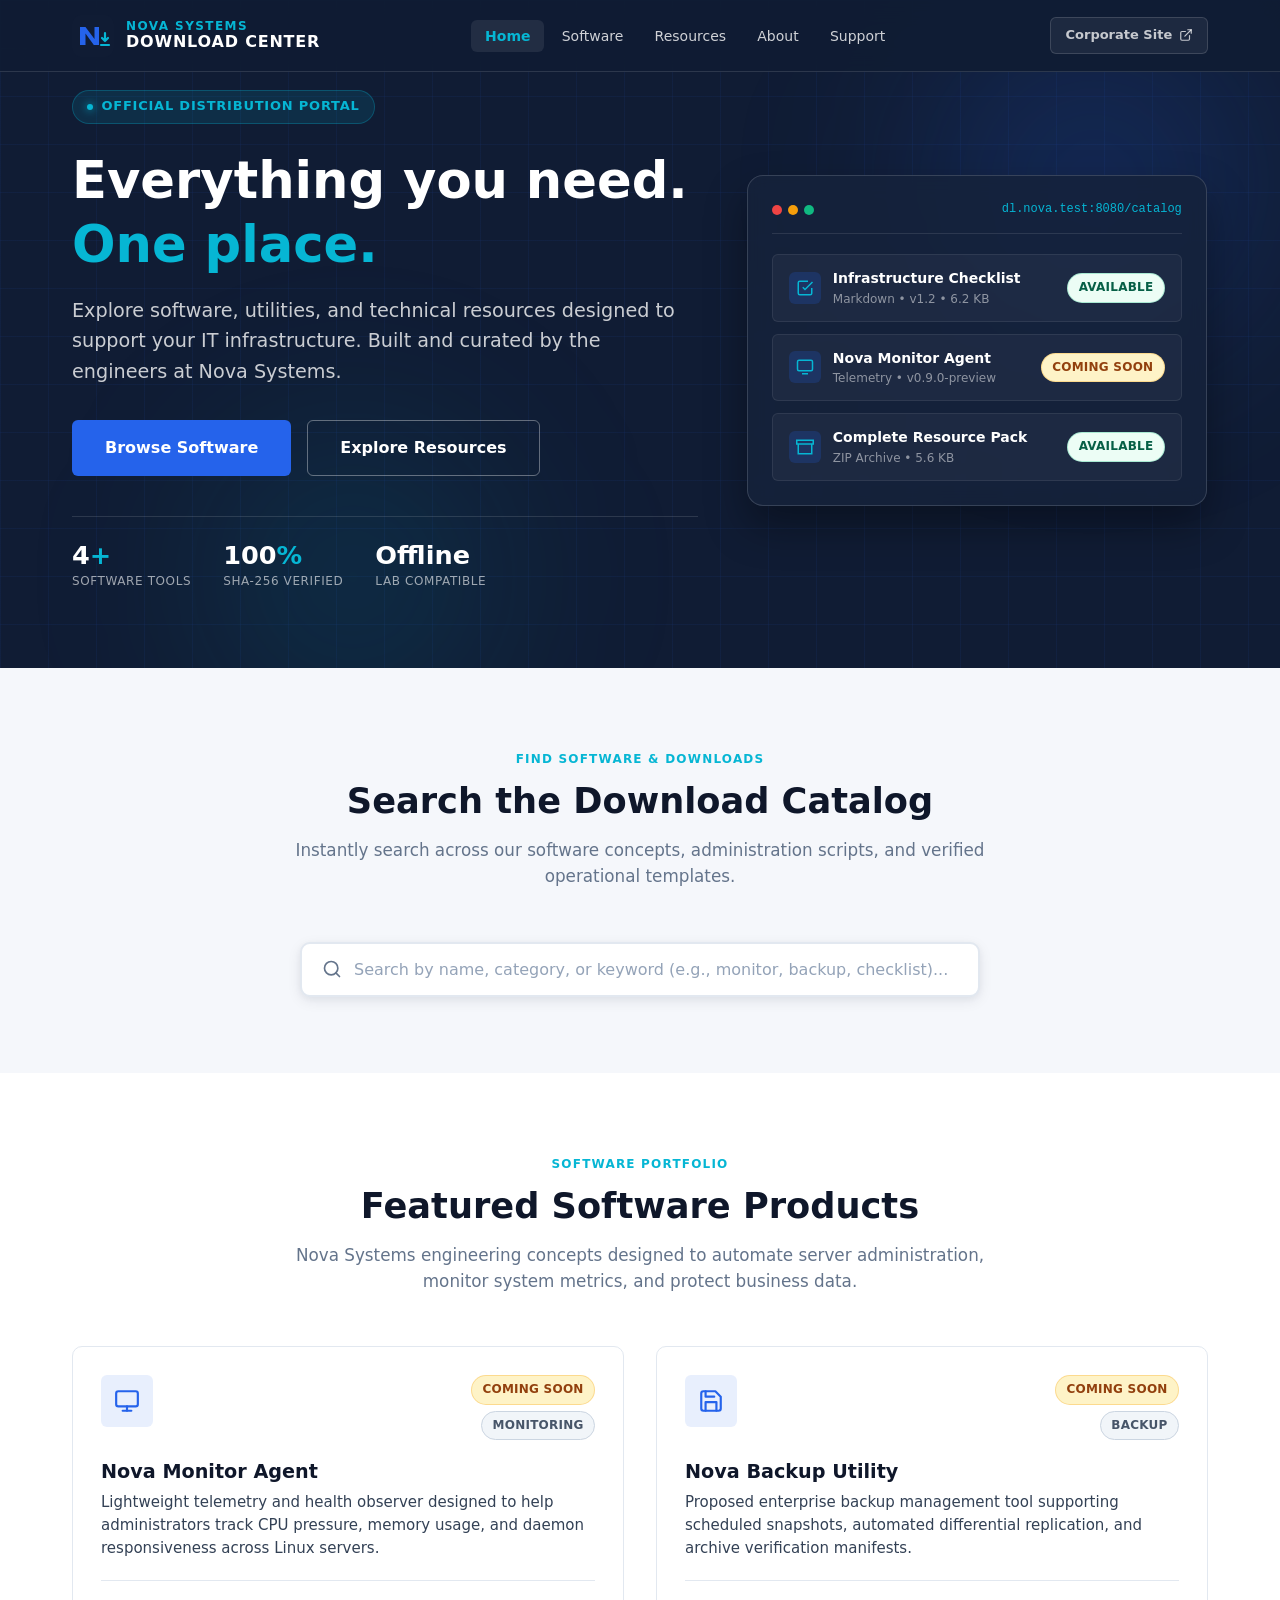
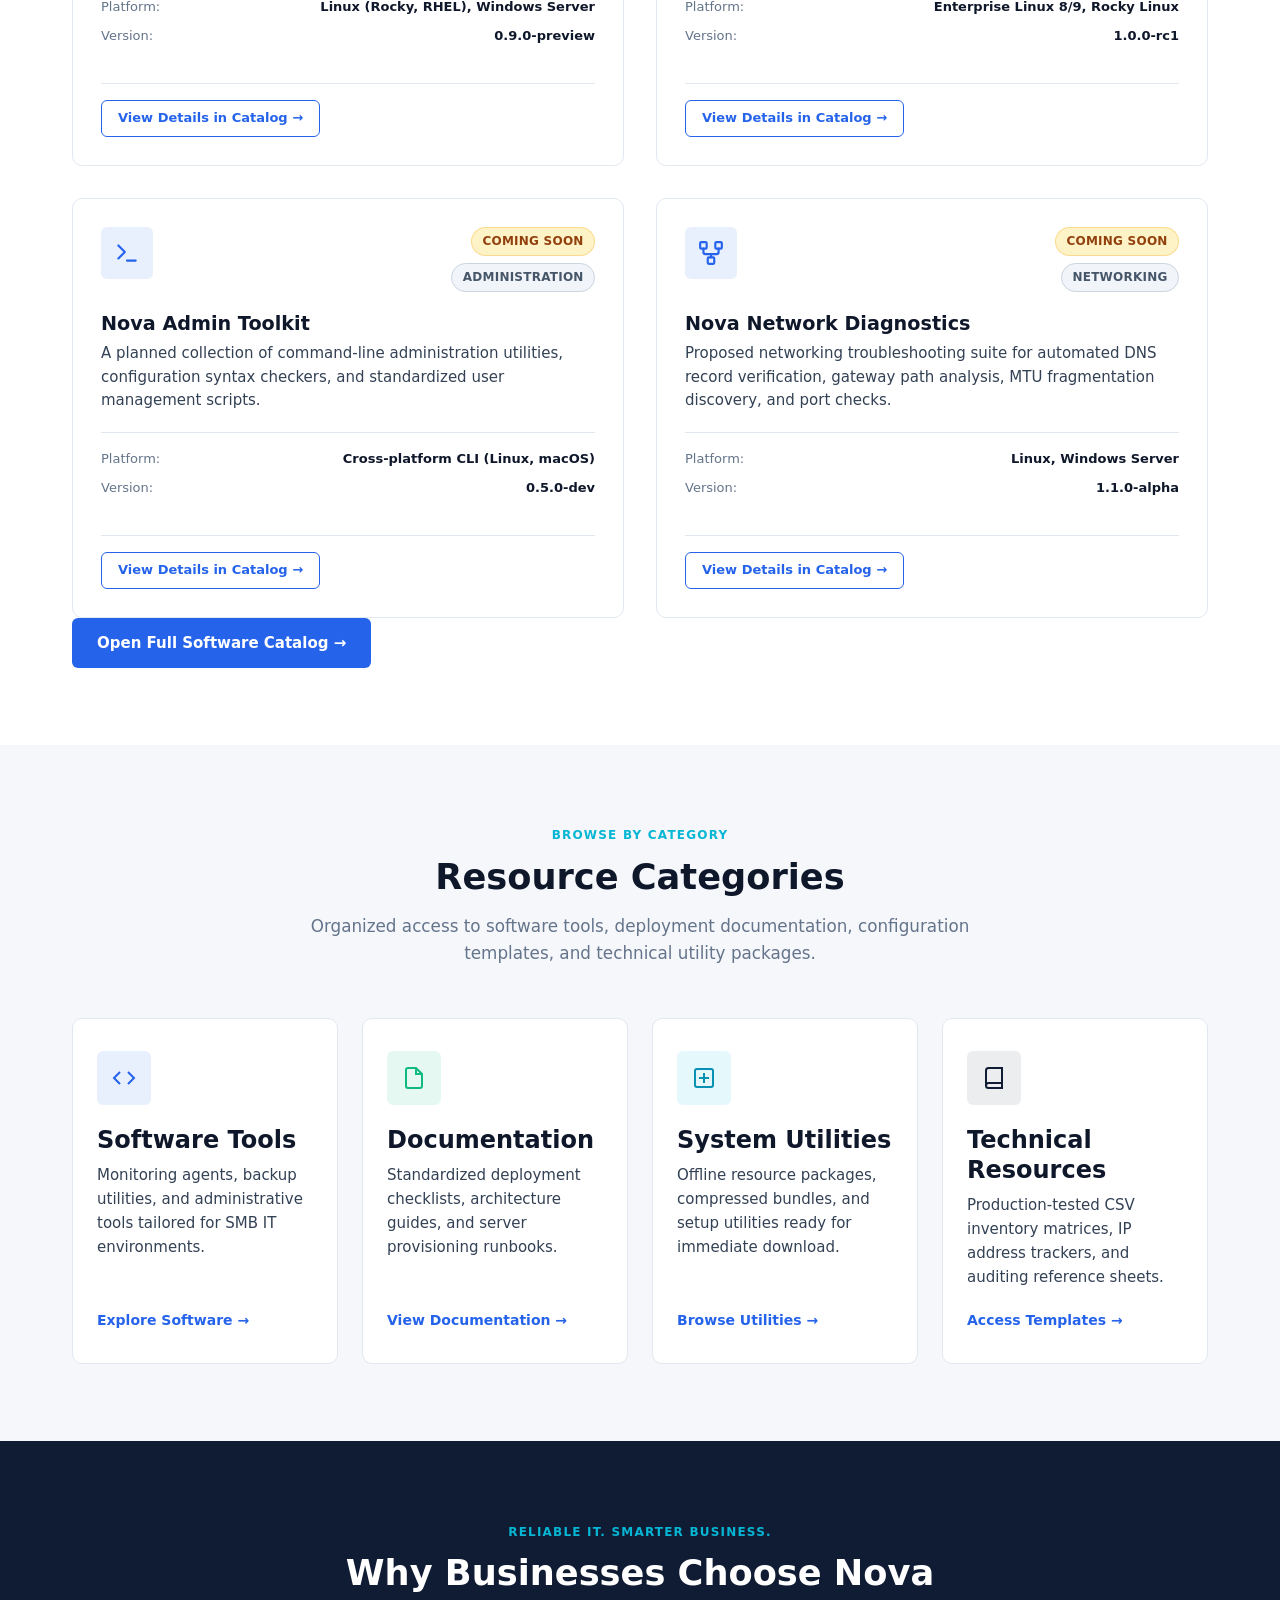
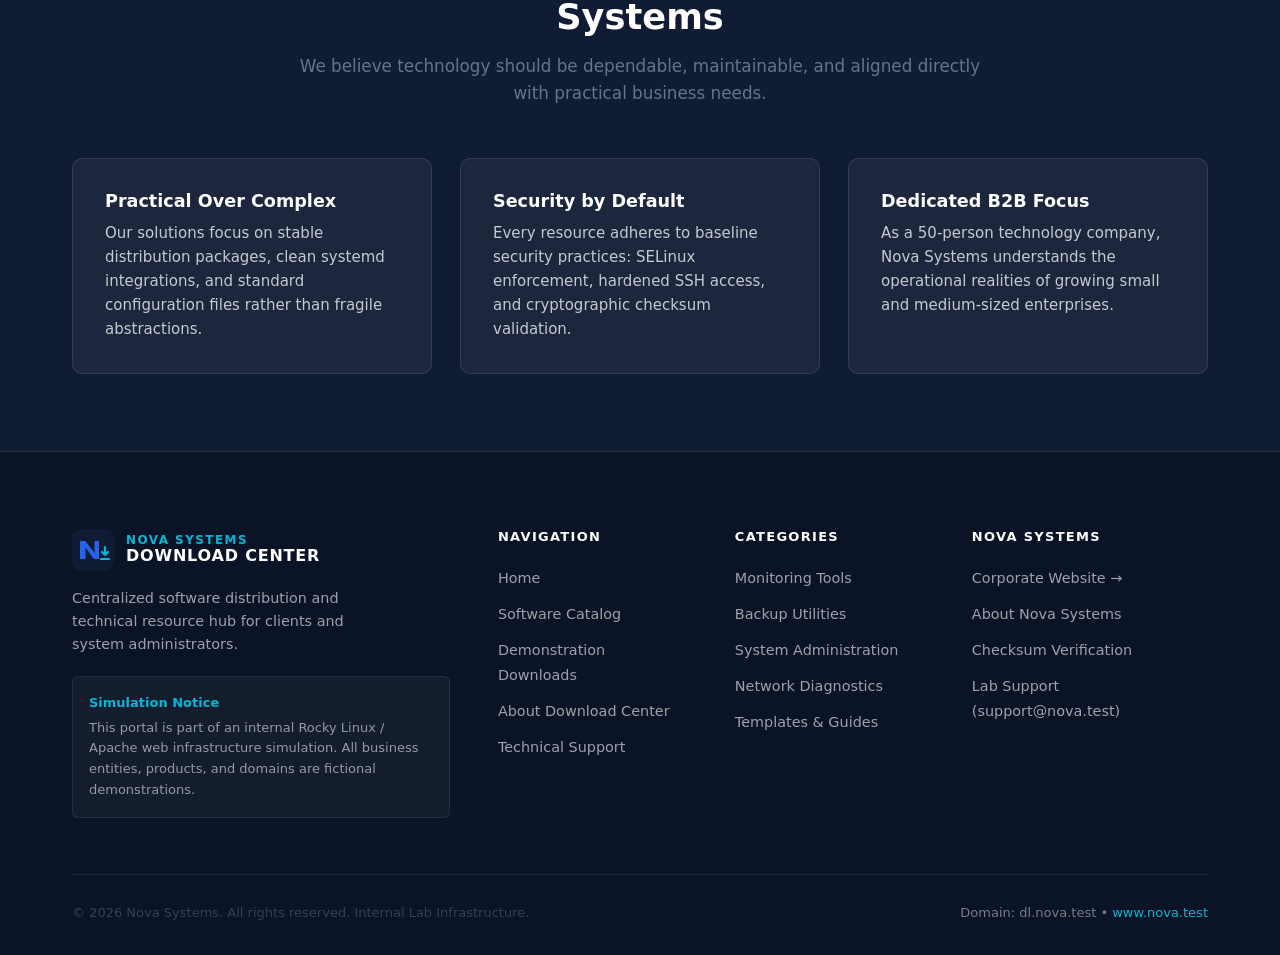
<file: apache/nova-lab/var/www/html/dl-nova/index.html>
<!DOCTYPE html>
<html lang="en">
<head>
  <meta charset="UTF-8" />
  <meta name="viewport" content="width=device-width, initial-scale=1.0" />
  <meta name="description" content="Nova Download Center — Explore official software utilities, technical checklists, inventory templates, and server deployment documentation from Nova Systems." />
  <title>Nova Download Center — Everything you need. One place.</title>
  <link rel="stylesheet" href="assets/css/styles.css" />
  <link rel="icon" type="image/svg+xml" href="assets/icons/favicon.svg" />
</head>
<body>

  <!-- ── Navigation Bar ───────────────────────────────────── -->
  <nav id="navbar" role="navigation" aria-label="Main navigation">
    <div class="container nav-inner">

      <a href="index.html" class="nav-logo" aria-label="Nova Download Center homepage">
        <svg class="nav-logo-icon" viewBox="0 0 42 42" fill="none" aria-hidden="true">
          <rect width="42" height="42" rx="9" fill="#101C34"/>
          <!-- N Mark in Blue -->
          <path d="M8 30V12h5.5l9 12V12H27v18h-5.2L13.5 18.5V30H8Z" fill="#2563EB"/>
          <!-- Download Accent in Cyan -->
          <path d="M33 18v8m0 0l-3-3m3 3l3-3" stroke="#06B6D4" stroke-width="2.2" stroke-linecap="round" stroke-linejoin="round"/>
          <path d="M29 30h8" stroke="#06B6D4" stroke-width="2.2" stroke-linecap="round"/>
        </svg>
        <div class="nav-logo-text">
          <span class="nav-logo-parent">Nova Systems</span>
          <span class="nav-logo-title">Download Center</span>
        </div>
      </a>

      <ul class="nav-links" role="list">
        <li><a href="index.html" class="active" aria-current="page">Home</a></li>
        <li><a href="software.html">Software</a></li>
        <li><a href="resources.html">Resources</a></li>
        <li><a href="about.html">About</a></li>
        <li><a href="support.html">Support</a></li>
      </ul>

      <a href="http://www.nova.test:8080" class="nav-corp-link" target="_blank" rel="noopener noreferrer" title="Visit Nova Systems corporate website">
        <span>Corporate Site</span>
        <svg width="14" height="14" viewBox="0 0 24 24" fill="none" stroke="currentColor" stroke-width="2" stroke-linecap="round" stroke-linejoin="round" aria-hidden="true">
          <path d="M18 13v6a2 2 0 0 1-2 2H5a2 2 0 0 1-2-2V8a2 2 0 0 1 2-2h6"></path>
          <polyline points="15 3 21 3 21 9"></polyline>
          <line x1="10" y1="14" x2="21" y2="3"></line>
        </svg>
      </a>

      <button class="nav-toggle" id="nav-toggle" aria-label="Open navigation menu" aria-expanded="false" aria-controls="nav-mobile">
        <span></span><span></span><span></span>
      </button>
    </div>
  </nav>

  <!-- Mobile Menu -->
  <nav id="nav-mobile" class="nav-mobile" aria-label="Mobile navigation">
    <a href="index.html" class="active">Home</a>
    <a href="software.html">Software</a>
    <a href="resources.html">Resources</a>
    <a href="about.html">About</a>
    <a href="support.html">Support</a>
    <a href="http://www.nova.test:8080" class="nav-corp-link" target="_blank" rel="noopener noreferrer">
      <span>Nova Systems Corporate Site &rarr;</span>
    </a>
  </nav>

  <main>
    <!-- ── Hero Section ─────────────────────────────────────── -->
    <section class="hero page-top" aria-labelledby="hero-heading">
      <div class="hero-bg">
        <div class="hero-grid" aria-hidden="true"></div>
        <div class="hero-glow-1" aria-hidden="true"></div>
        <div class="hero-glow-2" aria-hidden="true"></div>
      </div>

      <div class="container">
        <div class="hero-content">
          <div class="hero-text">
            <div class="hero-badge">Official Distribution Portal</div>
            <h1 id="hero-heading">Everything you need.<br><span>One place.</span></h1>
            <p class="hero-subtitle">
              Explore software, utilities, and technical resources designed to support your IT infrastructure. Built and curated by the engineers at Nova Systems.
            </p>
            <div class="hero-actions">
              <a href="software.html" class="btn btn-primary btn-lg">Browse Software</a>
              <a href="resources.html" class="btn btn-secondary btn-lg">Explore Resources</a>
            </div>

            <div class="hero-stats" aria-label="Portal highlights">
              <div class="stat-item">
                <span class="stat-value">4<span>+</span></span>
                <span class="stat-label">Software Tools</span>
              </div>
              <div class="stat-item">
                <span class="stat-value">100<span>%</span></span>
                <span class="stat-label">SHA-256 Verified</span>
              </div>
              <div class="stat-item">
                <span class="stat-value">Offline</span>
                <span class="stat-label">Lab Compatible</span>
              </div>
            </div>
          </div>

          <!-- Hero Graphic Panel -->
          <div class="hero-graphic" aria-hidden="true">
            <div class="tech-panel">
              <div class="tech-panel-header">
                <div class="tech-dots">
                  <span></span><span></span><span></span>
                </div>
                <div class="tech-panel-title">dl.nova.test:8080/catalog</div>
              </div>
              <div class="tech-row">
                <div class="tech-row-info">
                  <div class="tech-icon">
                    <svg width="18" height="18" viewBox="0 0 24 24" fill="none" stroke="currentColor" stroke-width="2"><path d="M9 11l3 3L22 4"></path><path d="M21 12v7a2 2 0 0 1-2 2H5a2 2 0 0 1-2-2V5a2 2 0 0 1 2-2h11"></path></svg>
                  </div>
                  <div>
                    <div class="tech-name">Infrastructure Checklist</div>
                    <div class="tech-meta">Markdown • v1.2 • 6.2 KB</div>
                  </div>
                </div>
                <span class="badge badge-success">Available</span>
              </div>
              <div class="tech-row">
                <div class="tech-row-info">
                  <div class="tech-icon">
                    <svg width="18" height="18" viewBox="0 0 24 24" fill="none" stroke="currentColor" stroke-width="2"><rect x="2" y="3" width="20" height="14" rx="2"></rect><line x1="8" y1="21" x2="16" y2="21"></line></svg>
                  </div>
                  <div>
                    <div class="tech-name">Nova Monitor Agent</div>
                    <div class="tech-meta">Telemetry • v0.9.0-preview</div>
                  </div>
                </div>
                <span class="badge badge-warning">Coming Soon</span>
              </div>
              <div class="tech-row">
                <div class="tech-row-info">
                  <div class="tech-icon">
                    <svg width="18" height="18" viewBox="0 0 24 24" fill="none" stroke="currentColor" stroke-width="2"><polyline points="21 8 21 21 3 21 3 8"></polyline><rect x="1" y="3" width="22" height="5"></rect></svg>
                  </div>
                  <div>
                    <div class="tech-name">Complete Resource Pack</div>
                    <div class="tech-meta">ZIP Archive • 5.6 KB</div>
                  </div>
                </div>
                <span class="badge badge-success">Available</span>
              </div>
            </div>
          </div>
        </div>
      </div>
    </section>

    <!-- ── Live Search Section ──────────────────────────────── -->
    <section class="section section--light" aria-labelledby="search-heading">
      <div class="container">
        <div class="section-header">
          <span class="section-label">Find Software &amp; Downloads</span>
          <h2 id="search-heading">Search the Download Catalog</h2>
          <p>Instantly search across our software concepts, administration scripts, and verified operational templates.</p>
        </div>

        <div class="search-container">
          <div class="search-bar-wrap">
            <svg class="search-icon" width="20" height="20" viewBox="0 0 24 24" fill="none" stroke="currentColor" stroke-width="2" stroke-linecap="round" stroke-linejoin="round" aria-hidden="true">
              <circle cx="11" cy="11" r="8"></circle>
              <line x1="21" y1="21" x2="16.65" y2="16.65"></line>
            </svg>
            <input 
              type="text" 
              id="home-search-input" 
              class="search-input" 
              placeholder="Search by name, category, or keyword (e.g., monitor, backup, checklist)..." 
              aria-label="Search catalog" 
              autocomplete="off" 
            />
            <button class="search-clear-btn" id="home-search-clear" aria-label="Clear search input">
              <svg width="18" height="18" viewBox="0 0 24 24" fill="none" stroke="currentColor" stroke-width="2" stroke-linecap="round" stroke-linejoin="round">
                <line x1="18" y1="6" x2="6" y2="18"></line>
                <line x1="6" y1="6" x2="18" y2="18"></line>
              </svg>
            </button>
          </div>
          <div class="search-dropdown" id="home-search-dropdown" role="region" aria-live="polite"></div>
        </div>
      </div>
    </section>

    <!-- ── Featured Software Products ───────────────────────── -->
    <section class="section" aria-labelledby="featured-heading">
      <div class="container">
        <div class="section-header">
          <span class="section-label">Software Portfolio</span>
          <h2 id="featured-heading">Featured Software Products</h2>
          <p>Nova Systems engineering concepts designed to automate server administration, monitor system metrics, and protect business data.</p>
        </div>

        <div class="grid-2">
          <!-- Product 1 -->
          <article class="card">
            <div class="card-top">
              <div class="card-icon card-icon--blue">
                <svg width="26" height="26" viewBox="0 0 24 24" fill="none" stroke="currentColor" stroke-width="2" stroke-linecap="round" stroke-linejoin="round"><rect x="2" y="3" width="20" height="14" rx="2" ry="2"></rect><line x1="8" y1="21" x2="16" y2="21"></line><line x1="12" y1="17" x2="12" y2="21"></line></svg>
              </div>
              <div class="card-header-meta">
                <span class="badge badge-warning">Coming Soon</span>
                <span class="badge badge-slate">Monitoring</span>
              </div>
            </div>
            <h3 class="card-title">Nova Monitor Agent</h3>
            <p class="card-desc">Lightweight telemetry and health observer designed to help administrators track CPU pressure, memory usage, and daemon responsiveness across Linux servers.</p>
            <div class="card-meta-list">
              <div class="card-meta-row">
                <span>Platform:</span>
                <strong>Linux (Rocky, RHEL), Windows Server</strong>
              </div>
              <div class="card-meta-row">
                <span>Version:</span>
                <strong>0.9.0-preview</strong>
              </div>
            </div>
            <div class="card-footer">
              <a href="software.html?search=Monitor" class="btn btn-outline btn-sm w-full">View Details in Catalog &rarr;</a>
            </div>
          </article>

          <!-- Product 2 -->
          <article class="card">
            <div class="card-top">
              <div class="card-icon card-icon--blue">
                <svg width="26" height="26" viewBox="0 0 24 24" fill="none" stroke="currentColor" stroke-width="2" stroke-linecap="round" stroke-linejoin="round"><path d="M19 21H5a2 2 0 0 1-2-2V5a2 2 0 0 1 2-2h11l5 5v11a2 2 0 0 1-2 2z"></path><polyline points="17 21 17 13 7 13 7 21"></polyline><polyline points="7 3 7 8 15 8"></polyline></svg>
              </div>
              <div class="card-header-meta">
                <span class="badge badge-warning">Coming Soon</span>
                <span class="badge badge-slate">Backup</span>
              </div>
            </div>
            <h3 class="card-title">Nova Backup Utility</h3>
            <p class="card-desc">Proposed enterprise backup management tool supporting scheduled snapshots, automated differential replication, and archive verification manifests.</p>
            <div class="card-meta-list">
              <div class="card-meta-row">
                <span>Platform:</span>
                <strong>Enterprise Linux 8/9, Rocky Linux</strong>
              </div>
              <div class="card-meta-row">
                <span>Version:</span>
                <strong>1.0.0-rc1</strong>
              </div>
            </div>
            <div class="card-footer">
              <a href="software.html?search=Backup" class="btn btn-outline btn-sm w-full">View Details in Catalog &rarr;</a>
            </div>
          </article>

          <!-- Product 3 -->
          <article class="card">
            <div class="card-top">
              <div class="card-icon card-icon--blue">
                <svg width="26" height="26" viewBox="0 0 24 24" fill="none" stroke="currentColor" stroke-width="2" stroke-linecap="round" stroke-linejoin="round"><polyline points="4 17 10 11 4 5"></polyline><line x1="12" y1="19" x2="20" y2="19"></line></svg>
              </div>
              <div class="card-header-meta">
                <span class="badge badge-warning">Coming Soon</span>
                <span class="badge badge-slate">Administration</span>
              </div>
            </div>
            <h3 class="card-title">Nova Admin Toolkit</h3>
            <p class="card-desc">A planned collection of command-line administration utilities, configuration syntax checkers, and standardized user management scripts.</p>
            <div class="card-meta-list">
              <div class="card-meta-row">
                <span>Platform:</span>
                <strong>Cross-platform CLI (Linux, macOS)</strong>
              </div>
              <div class="card-meta-row">
                <span>Version:</span>
                <strong>0.5.0-dev</strong>
              </div>
            </div>
            <div class="card-footer">
              <a href="software.html?search=Admin" class="btn btn-outline btn-sm w-full">View Details in Catalog &rarr;</a>
            </div>
          </article>

          <!-- Product 4 -->
          <article class="card">
            <div class="card-top">
              <div class="card-icon card-icon--blue">
                <svg width="26" height="26" viewBox="0 0 24 24" fill="none" stroke="currentColor" stroke-width="2" stroke-linecap="round" stroke-linejoin="round"><rect x="2" y="2" width="6" height="6" rx="1"></rect><rect x="16" y="2" width="6" height="6" rx="1"></rect><rect x="9" y="16" width="6" height="6" rx="1"></rect><path d="M5 8v3a2 2 0 0 0 2 2h10a2 2 0 0 0 2-2V8"></path><line x1="12" y1="13" x2="12" y2="16"></line></svg>
              </div>
              <div class="card-header-meta">
                <span class="badge badge-warning">Coming Soon</span>
                <span class="badge badge-slate">Networking</span>
              </div>
            </div>
            <h3 class="card-title">Nova Network Diagnostics</h3>
            <p class="card-desc">Proposed networking troubleshooting suite for automated DNS record verification, gateway path analysis, MTU fragmentation discovery, and port checks.</p>
            <div class="card-meta-list">
              <div class="card-meta-row">
                <span>Platform:</span>
                <strong>Linux, Windows Server</strong>
              </div>
              <div class="card-meta-row">
                <span>Version:</span>
                <strong>1.1.0-alpha</strong>
              </div>
            </div>
            <div class="card-footer">
              <a href="software.html?search=Network" class="btn btn-outline btn-sm w-full">View Details in Catalog &rarr;</a>
            </div>
          </article>
        </div>

        <div class="text-center mt-4">
          <a href="software.html" class="btn btn-primary">Open Full Software Catalog &rarr;</a>
        </div>
      </div>
    </section>

    <!-- ── Resource Categories ──────────────────────────────── -->
    <section class="section section--light" aria-labelledby="categories-heading">
      <div class="container">
        <div class="section-header">
          <span class="section-label">Browse by Category</span>
          <h2 id="categories-heading">Resource Categories</h2>
          <p>Organized access to software tools, deployment documentation, configuration templates, and technical utility packages.</p>
        </div>

        <div class="grid-4">
          <div class="cat-card">
            <div class="cat-card-icon card-icon--blue">
              <svg width="24" height="24" viewBox="0 0 24 24" fill="none" stroke="currentColor" stroke-width="2"><polyline points="16 18 22 12 16 6"></polyline><polyline points="8 6 2 12 8 18"></polyline></svg>
            </div>
            <h3>Software Tools</h3>
            <p>Monitoring agents, backup utilities, and administrative tools tailored for SMB IT environments.</p>
            <a href="software.html" class="cat-link">Explore Software &rarr;</a>
          </div>

          <div class="cat-card">
            <div class="cat-card-icon card-icon--green">
              <svg width="24" height="24" viewBox="0 0 24 24" fill="none" stroke="currentColor" stroke-width="2"><path d="M14 2H6a2 2 0 0 0-2 2v16a2 2 0 0 0 2 2h12a2 2 0 0 0 2-2V8z"></path><polyline points="14 2 14 8 20 8"></polyline></svg>
            </div>
            <h3>Documentation</h3>
            <p>Standardized deployment checklists, architecture guides, and server provisioning runbooks.</p>
            <a href="resources.html" class="cat-link">View Documentation &rarr;</a>
          </div>

          <div class="cat-card">
            <div class="cat-card-icon card-icon--cyan">
              <svg width="24" height="24" viewBox="0 0 24 24" fill="none" stroke="currentColor" stroke-width="2"><rect x="3" y="3" width="18" height="18" rx="2"></rect><path d="M7 12h10M12 7v10"></path></svg>
            </div>
            <h3>System Utilities</h3>
            <p>Offline resource packages, compressed bundles, and setup utilities ready for immediate download.</p>
            <a href="resources.html" class="cat-link">Browse Utilities &rarr;</a>
          </div>

          <div class="cat-card">
            <div class="cat-card-icon card-icon--navy">
              <svg width="24" height="24" viewBox="0 0 24 24" fill="none" stroke="currentColor" stroke-width="2"><path d="M4 19.5A2.5 2.5 0 0 1 6.5 17H20"></path><path d="M6.5 2H20v20H6.5A2.5 2.5 0 0 1 4 19.5v-15A2.5 2.5 0 0 1 6.5 2z"></path></svg>
            </div>
            <h3>Technical Resources</h3>
            <p>Production-tested CSV inventory matrices, IP address trackers, and auditing reference sheets.</p>
            <a href="resources.html" class="cat-link">Access Templates &rarr;</a>
          </div>
        </div>
      </div>
    </section>

    <!-- ── Why Nova Systems ─────────────────────────────────── -->
    <section class="section section--navy" aria-labelledby="why-heading">
      <div class="container">
        <div class="section-header">
          <span class="section-label">Reliable IT. Smarter Business.</span>
          <h2 id="why-heading" class="text-white">Why Businesses Choose Nova Systems</h2>
          <p class="text-slate">We believe technology should be dependable, maintainable, and aligned directly with practical business needs.</p>
        </div>

        <div class="grid-3">
          <div class="why-box">
            <h4>Practical Over Complex</h4>
            <p>Our solutions focus on stable distribution packages, clean systemd integrations, and standard configuration files rather than fragile abstractions.</p>
          </div>
          <div class="why-box">
            <h4>Security by Default</h4>
            <p>Every resource adheres to baseline security practices: SELinux enforcement, hardened SSH access, and cryptographic checksum validation.</p>
          </div>
          <div class="why-box">
            <h4>Dedicated B2B Focus</h4>
            <p>As a 50-person technology company, Nova Systems understands the operational realities of growing small and medium-sized enterprises.</p>
          </div>
        </div>
      </div>
    </section>
  </main>

  <!-- ── Footer ───────────────────────────────────────────── -->
  <footer class="footer" role="contentinfo">
    <div class="container">
      <div class="footer-grid">

        <div class="footer-brand">
          <a href="index.html" class="nav-logo" aria-label="Nova Download Center homepage">
            <svg class="nav-logo-icon" viewBox="0 0 42 42" fill="none" aria-hidden="true">
              <rect width="42" height="42" rx="9" fill="#101C34"/>
              <path d="M8 30V12h5.5l9 12V12H27v18h-5.2L13.5 18.5V30H8Z" fill="#2563EB"/>
              <path d="M33 18v8m0 0l-3-3m3 3l3-3" stroke="#06B6D4" stroke-width="2.2" stroke-linecap="round" stroke-linejoin="round"/>
              <path d="M29 30h8" stroke="#06B6D4" stroke-width="2.2" stroke-linecap="round"/>
            </svg>
            <div class="nav-logo-text">
              <span class="nav-logo-parent">Nova Systems</span>
              <span class="nav-logo-title">Download Center</span>
            </div>
          </a>
          <p>Centralized software distribution and technical resource hub for clients and system administrators.</p>
          <div class="footer-disclaimer-box">
            <strong>Simulation Notice</strong>
            This portal is part of an internal Rocky Linux / Apache web infrastructure simulation. All business entities, products, and domains are fictional demonstrations.
          </div>
        </div>

        <div class="footer-col">
          <h5>Navigation</h5>
          <ul>
            <li><a href="index.html">Home</a></li>
            <li><a href="software.html">Software Catalog</a></li>
            <li><a href="resources.html">Demonstration Downloads</a></li>
            <li><a href="about.html">About Download Center</a></li>
            <li><a href="support.html">Technical Support</a></li>
          </ul>
        </div>

        <div class="footer-col">
          <h5>Categories</h5>
          <ul>
            <li><a href="software.html?category=monitoring">Monitoring Tools</a></li>
            <li><a href="software.html?category=backup">Backup Utilities</a></li>
            <li><a href="software.html?category=administration">System Administration</a></li>
            <li><a href="software.html?category=networking">Network Diagnostics</a></li>
            <li><a href="resources.html">Templates &amp; Guides</a></li>
          </ul>
        </div>

        <div class="footer-col">
          <h5>Nova Systems</h5>
          <ul>
            <li><a href="http://www.nova.test:8080" target="_blank" rel="noopener noreferrer">Corporate Website &rarr;</a></li>
            <li><a href="about.html#company">About Nova Systems</a></li>
            <li><a href="support.html#verification">Checksum Verification</a></li>
            <li><a href="support.html#contact">Lab Support (support@nova.test)</a></li>
          </ul>
        </div>

      </div>

      <div class="footer-bottom">
        <p>&copy; 2026 Nova Systems. All rights reserved. Internal Lab Infrastructure.</p>
        <div>
          <span>Domain: dl.nova.test</span> &bull; 
          <a href="http://www.nova.test:8080" class="text-cyan">www.nova.test</a>
        </div>
      </div>
    </div>
  </footer>

  <!-- Scripts -->
  <script src="assets/js/catalog-data.js"></script>
  <script src="assets/js/main.js"></script>
</body>
</html>
</file>
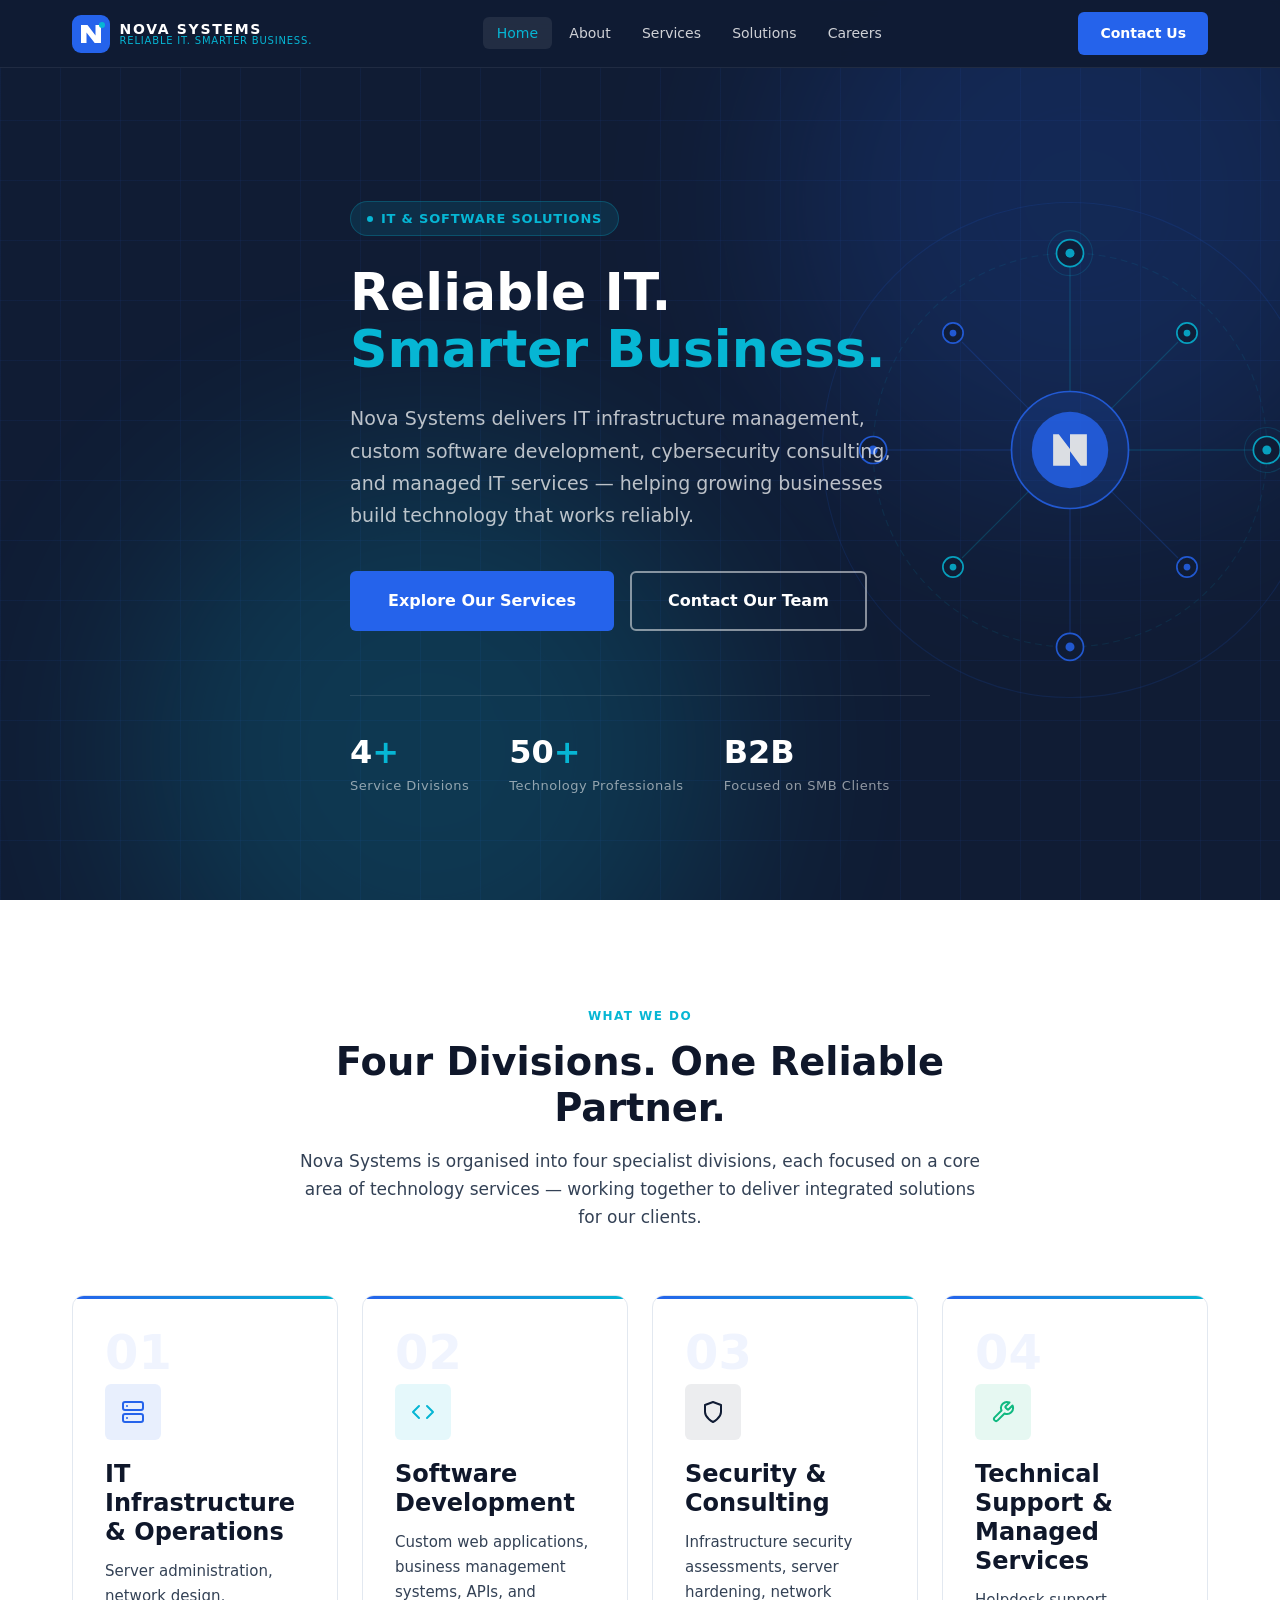
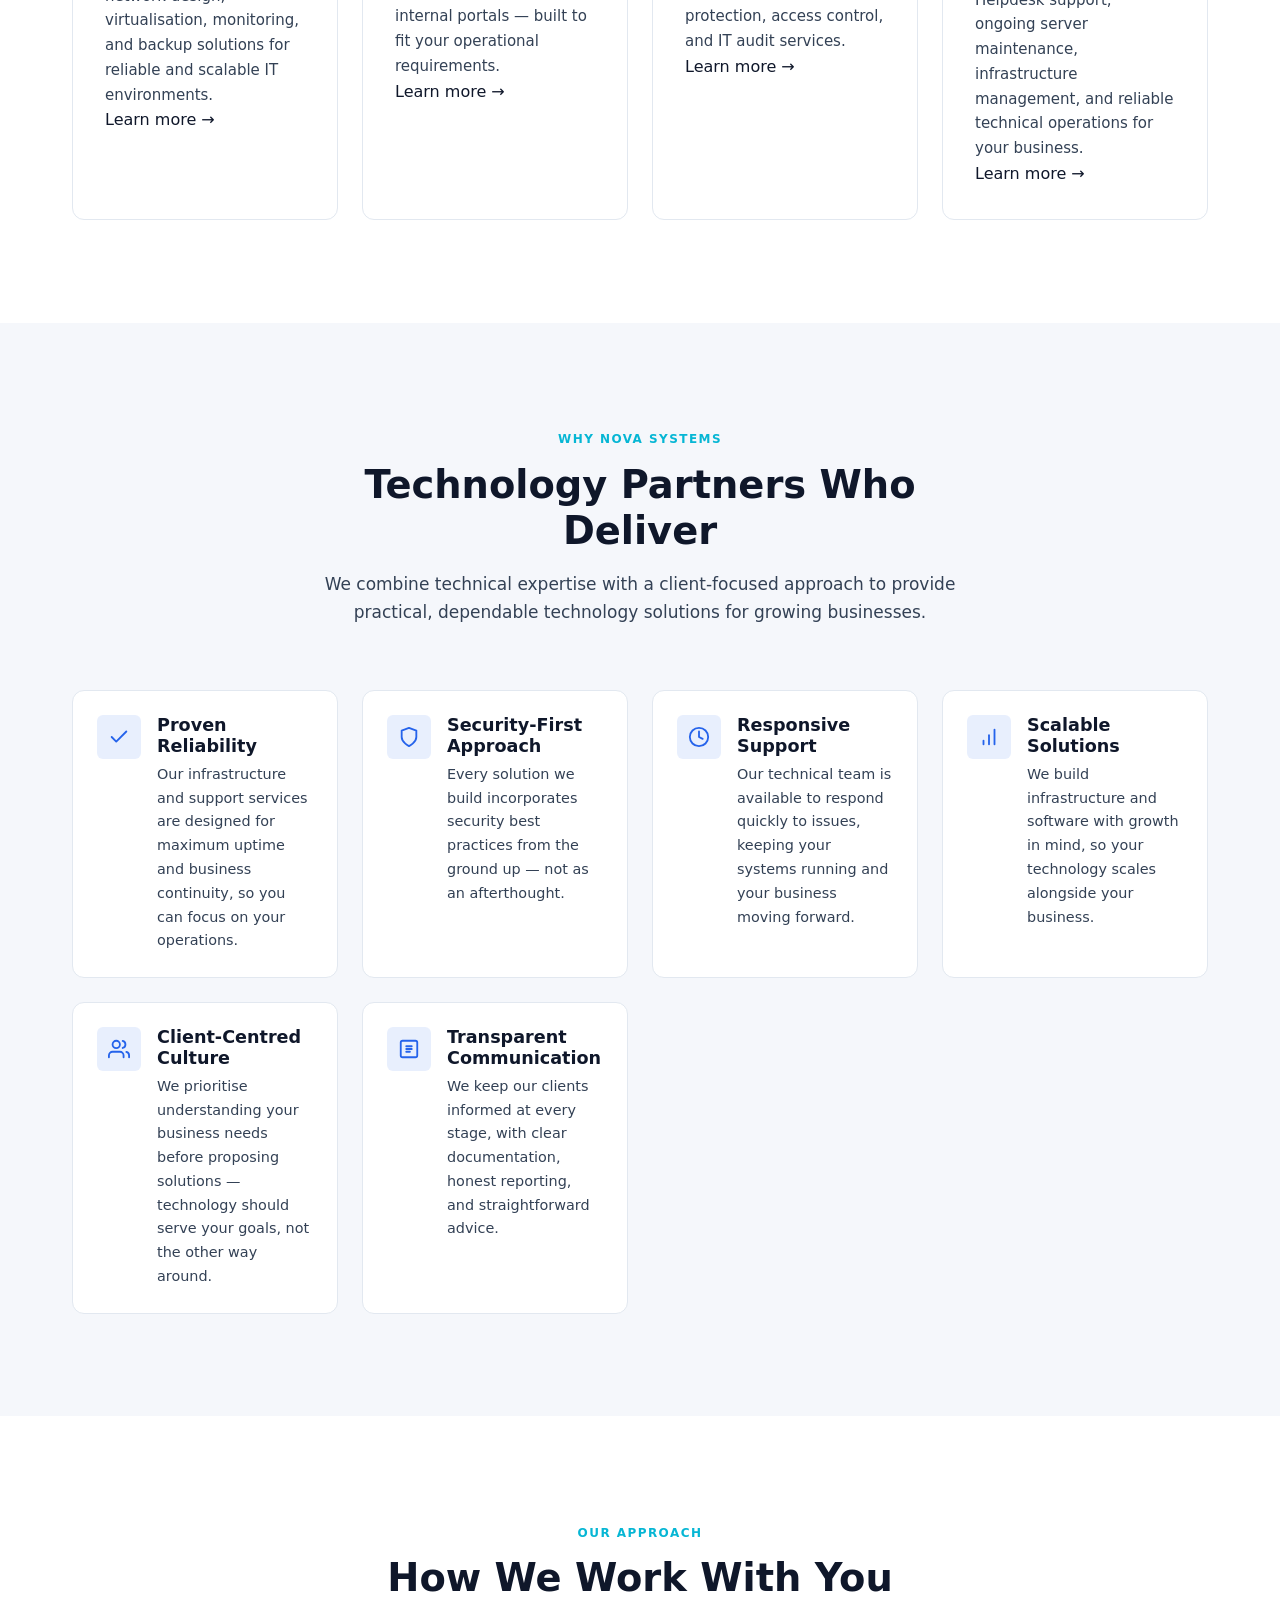
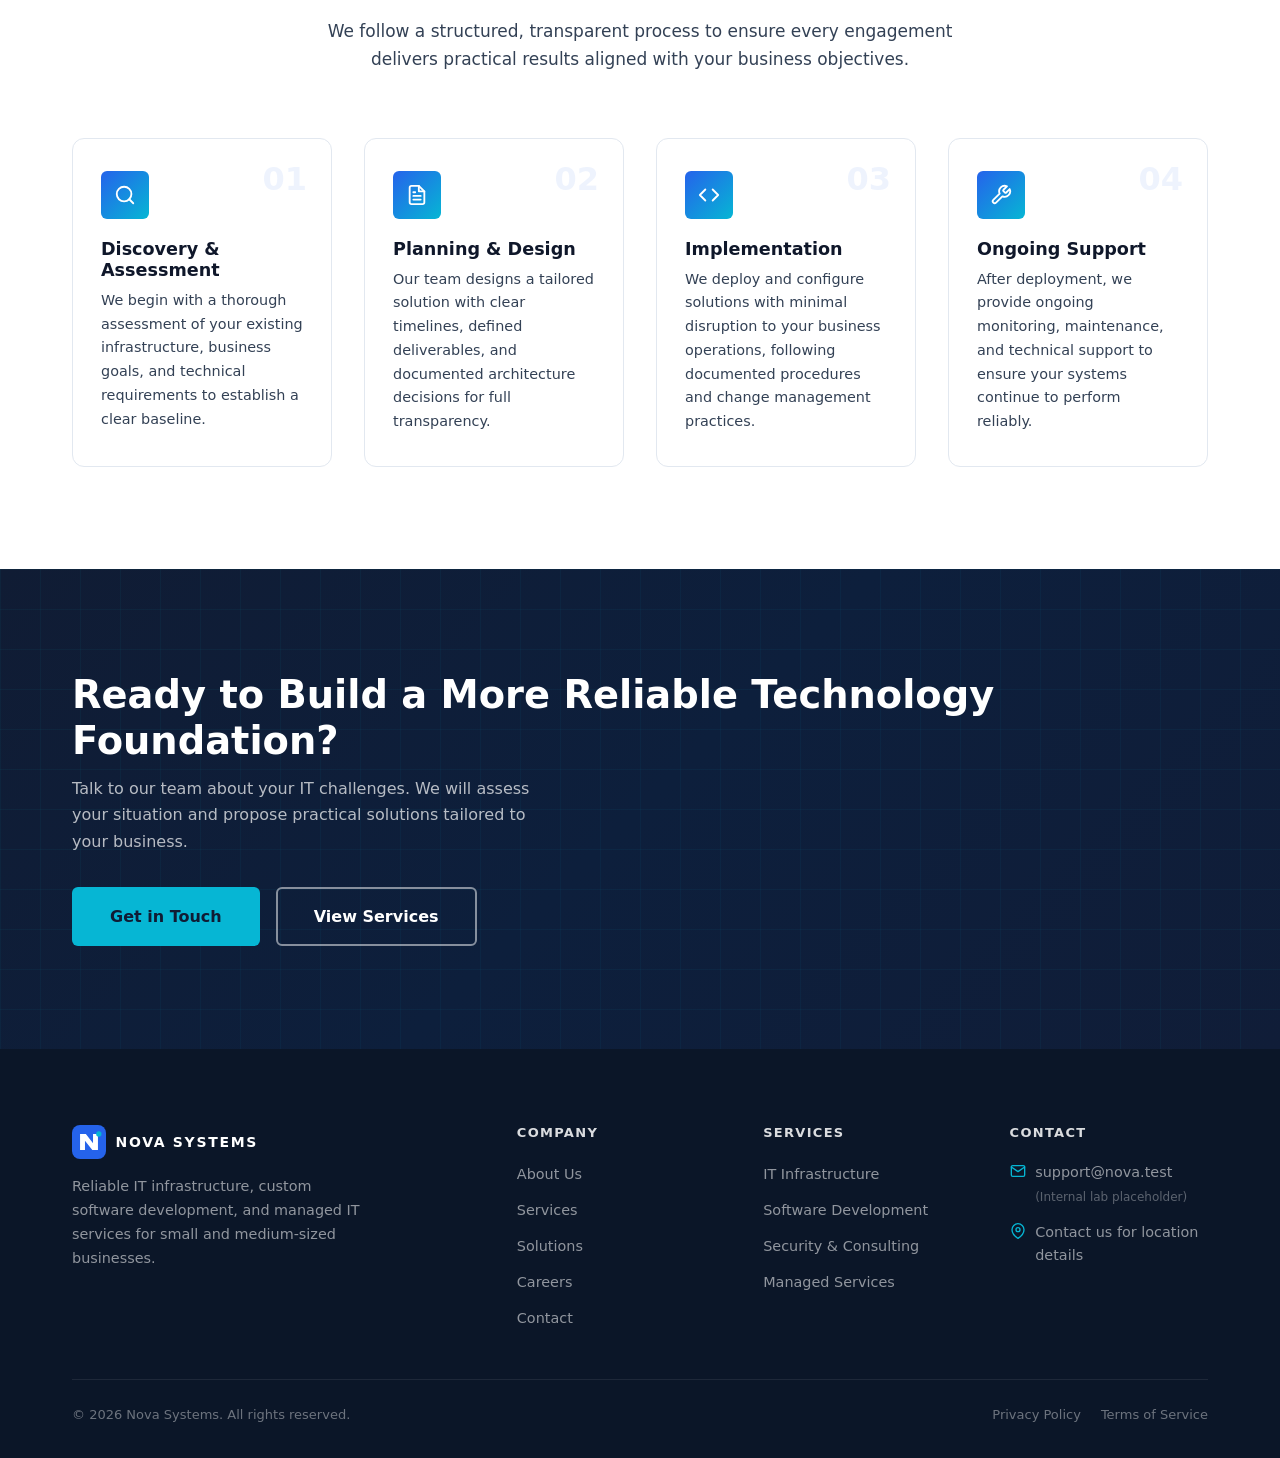
<file: apache/nova-lab/var/www/html/nova/index.html>
<!DOCTYPE html>
<html lang="en">
<head>
  <meta charset="UTF-8" />
  <meta name="viewport" content="width=device-width, initial-scale=1.0" />
  <meta name="description" content="Nova Systems — Reliable IT infrastructure, custom software development, cybersecurity consulting, and managed IT support for small and medium-sized businesses." />
  <title>Nova Systems — Reliable IT. Smarter Business.</title>
  <link rel="stylesheet" href="assets/css/styles.css" />
  <link rel="icon" type="image/svg+xml" href="assets/icons/favicon.svg" />
</head>
<body>

  <!-- ── Navigation ───────────────────────────────────────── -->
  <nav id="navbar" role="navigation" aria-label="Main navigation">
    <div class="container nav-inner">

      <a href="index.html" class="nav-logo" aria-label="Nova Systems homepage">
        <!-- Logo SVG -->
        <svg width="38" height="38" viewBox="0 0 38 38" fill="none" aria-hidden="true">
          <rect width="38" height="38" rx="9" fill="#2563EB"/>
          <path d="M9 28V10l6.5 0 8 10.5V10H29V28h-6.3L14.5 17.5V28H9Z" fill="white"/>
          <circle cx="30" cy="10" r="3" fill="#06B6D4"/>
        </svg>
        <div class="nav-logo-text">
          <span class="nav-logo-name">Nova Systems</span>
          <span class="nav-logo-tagline">Reliable IT. Smarter Business.</span>
        </div>
      </a>

      <ul class="nav-links" role="list">
        <li><a href="index.html">Home</a></li>
        <li><a href="about.html">About</a></li>
        <li><a href="services.html">Services</a></li>
        <li><a href="solutions.html">Solutions</a></li>
        <li><a href="careers.html">Careers</a></li>
      </ul>

      <a href="contact.html" class="btn btn-primary btn-sm nav-cta">Contact Us</a>

      <button class="nav-toggle" id="nav-toggle" aria-label="Open navigation" aria-expanded="false" aria-controls="nav-mobile">
        <span></span><span></span><span></span>
      </button>
    </div>
  </nav>

  <!-- Mobile Menu -->
  <nav id="nav-mobile" class="nav-mobile" aria-label="Mobile navigation">
    <a href="index.html">Home</a>
    <a href="about.html">About</a>
    <a href="services.html">Services</a>
    <a href="solutions.html">Solutions</a>
    <a href="careers.html">Careers</a>
    <a href="contact.html" class="btn btn-primary">Contact Us</a>
  </nav>

  <!-- ── Hero ─────────────────────────────────────────────── -->
  <main>
  <section class="hero page-top" aria-labelledby="hero-heading">
    <div class="hero-bg">
      <div class="hero-grid" aria-hidden="true"></div>
      <div class="hero-glow hero-glow-1" aria-hidden="true"></div>
      <div class="hero-glow hero-glow-2" aria-hidden="true"></div>
    </div>

    <div class="container">
      <div class="hero-content">
        <div class="hero-eyebrow" aria-label="IT &amp; Software Solutions">IT &amp; Software Solutions</div>
        <h1 id="hero-heading">Reliable IT.<br><span>Smarter Business.</span></h1>
        <p class="hero-desc">
          Nova Systems delivers IT infrastructure management, custom software development,
          cybersecurity consulting, and managed IT services — helping growing businesses
          build technology that works reliably.
        </p>
        <div class="hero-actions">
          <a href="services.html" class="btn btn-primary btn-lg">Explore Our Services</a>
          <a href="contact.html" class="btn btn-secondary btn-lg">Contact Our Team</a>
        </div>

        <div class="hero-stats" aria-label="Company overview">
          <div>
            <span class="hero-stat-value">4<span>+</span></span>
            <span class="hero-stat-label">Service Divisions</span>
          </div>
          <div>
            <span class="hero-stat-value">50<span>+</span></span>
            <span class="hero-stat-label">Technology Professionals</span>
          </div>
          <div>
            <span class="hero-stat-value">B2B</span>
            <span class="hero-stat-label">Focused on SMB Clients</span>
          </div>
        </div>
      </div>
    </div>

    <!-- Hero Visual -->
    <div class="hero-visual" aria-hidden="true">
      <svg viewBox="0 0 480 480" fill="none" xmlns="http://www.w3.org/2000/svg">
        <!-- Abstract server rack / network illustration -->
        <!-- Outer ring -->
        <circle cx="240" cy="240" r="220" stroke="rgba(37,99,235,0.15)" stroke-width="1"/>
        <circle cx="240" cy="240" r="175" stroke="rgba(6,182,212,0.12)" stroke-width="1" stroke-dasharray="6 4"/>
        <!-- Center node -->
        <circle cx="240" cy="240" r="52" fill="rgba(37,99,235,0.18)" stroke="#2563EB" stroke-width="1.5"/>
        <circle cx="240" cy="240" r="34" fill="#2563EB"/>
        <!-- N lettermark -->
        <path d="M225 254V226l5 0 10 13V226H255V254h-5.5L240 241V254H225Z" fill="white"/>
        <!-- Orbital nodes -->
        <circle cx="240" cy="65"  r="12" fill="#101C34" stroke="#06B6D4" stroke-width="1.5"/>
        <circle cx="415" cy="240" r="12" fill="#101C34" stroke="#06B6D4" stroke-width="1.5"/>
        <circle cx="240" cy="415" r="12" fill="#101C34" stroke="#2563EB" stroke-width="1.5"/>
        <circle cx="65"  cy="240" r="12" fill="#101C34" stroke="#2563EB" stroke-width="1.5"/>
        <!-- Diagonal nodes -->
        <circle cx="344" cy="136" r="9" fill="#101C34" stroke="#06B6D4" stroke-width="1.5"/>
        <circle cx="344" cy="344" r="9" fill="#101C34" stroke="#2563EB" stroke-width="1.5"/>
        <circle cx="136" cy="344" r="9" fill="#101C34" stroke="#06B6D4" stroke-width="1.5"/>
        <circle cx="136" cy="136" r="9" fill="#101C34" stroke="#2563EB" stroke-width="1.5"/>
        <!-- Connection lines -->
        <line x1="240" y1="77"  x2="240" y2="188" stroke="rgba(6,182,212,0.3)"  stroke-width="1"/>
        <line x1="403" y1="240" x2="292" y2="240" stroke="rgba(6,182,212,0.3)"  stroke-width="1"/>
        <line x1="240" y1="403" x2="240" y2="292" stroke="rgba(37,99,235,0.3)"  stroke-width="1"/>
        <line x1="77"  y1="240" x2="188" y2="240" stroke="rgba(37,99,235,0.3)"  stroke-width="1"/>
        <line x1="336" y1="144" x2="277" y2="203" stroke="rgba(6,182,212,0.25)"  stroke-width="1"/>
        <line x1="336" y1="336" x2="277" y2="277" stroke="rgba(37,99,235,0.25)"  stroke-width="1"/>
        <line x1="144" y1="336" x2="203" y2="277" stroke="rgba(6,182,212,0.25)"  stroke-width="1"/>
        <line x1="144" y1="144" x2="203" y2="203" stroke="rgba(37,99,235,0.25)"  stroke-width="1"/>
        <!-- Pulse rings -->
        <circle cx="240" cy="65" r="20" stroke="rgba(6,182,212,0.2)" stroke-width="1" fill="none"/>
        <circle cx="415" cy="240" r="20" stroke="rgba(6,182,212,0.2)" stroke-width="1" fill="none"/>
        <!-- Label dots inside nodes -->
        <circle cx="240" cy="65"  r="4" fill="#06B6D4"/>
        <circle cx="415" cy="240" r="4" fill="#06B6D4"/>
        <circle cx="240" cy="415" r="4" fill="#2563EB"/>
        <circle cx="65"  cy="240" r="4" fill="#2563EB"/>
        <circle cx="344" cy="136" r="3" fill="#06B6D4"/>
        <circle cx="344" cy="344" r="3" fill="#2563EB"/>
        <circle cx="136" cy="344" r="3" fill="#06B6D4"/>
        <circle cx="136" cy="136" r="3" fill="#2563EB"/>
      </svg>
    </div>
  </section>

  <!-- ── Divisions ─────────────────────────────────────────── -->
  <section class="section" aria-labelledby="divisions-heading">
    <div class="container">
      <div class="section-header fade-up">
        <span class="section-label">What We Do</span>
        <h2 id="divisions-heading">Four Divisions. One Reliable Partner.</h2>
        <p>Nova Systems is organised into four specialist divisions, each focused on a core area of technology services — working together to deliver integrated solutions for our clients.</p>
      </div>

      <div class="divisions-grid">

        <article class="division-card fade-up stagger-1">
          <div class="division-number">01</div>
          <div class="card-icon card-icon--blue" aria-hidden="true">
            <svg width="24" height="24" viewBox="0 0 24 24" fill="none" stroke="currentColor" stroke-width="2" stroke-linecap="round" stroke-linejoin="round"><rect x="2" y="2" width="20" height="8" rx="2"/><rect x="2" y="14" width="20" height="8" rx="2"/><line x1="6" y1="6" x2="6.01" y2="6"/><line x1="6" y1="18" x2="6.01" y2="18"/></svg>
          </div>
          <h3>IT Infrastructure &amp; Operations</h3>
          <p>Server administration, network design, virtualisation, monitoring, and backup solutions for reliable and scalable IT environments.</p>
          <a href="services.html#infrastructure" class="card-cta" aria-label="Learn more about IT Infrastructure services">Learn more →</a>
        </article>

        <article class="division-card fade-up stagger-2">
          <div class="division-number">02</div>
          <div class="card-icon card-icon--cyan" aria-hidden="true">
            <svg width="24" height="24" viewBox="0 0 24 24" fill="none" stroke="currentColor" stroke-width="2" stroke-linecap="round" stroke-linejoin="round"><polyline points="16 18 22 12 16 6"/><polyline points="8 6 2 12 8 18"/></svg>
          </div>
          <h3>Software Development</h3>
          <p>Custom web applications, business management systems, APIs, and internal portals — built to fit your operational requirements.</p>
          <a href="services.html#software" class="card-cta" aria-label="Learn more about Software Development services">Learn more →</a>
        </article>

        <article class="division-card fade-up stagger-3">
          <div class="division-number">03</div>
          <div class="card-icon card-icon--navy" aria-hidden="true">
            <svg width="24" height="24" viewBox="0 0 24 24" fill="none" stroke="currentColor" stroke-width="2" stroke-linecap="round" stroke-linejoin="round"><path d="M12 22s8-4 8-10V5l-8-3-8 3v7c0 6 8 10 8 10z"/></svg>
          </div>
          <h3>Security &amp; Consulting</h3>
          <p>Infrastructure security assessments, server hardening, network protection, access control, and IT audit services.</p>
          <a href="services.html#security" class="card-cta" aria-label="Learn more about Security and Consulting services">Learn more →</a>
        </article>

        <article class="division-card fade-up stagger-4">
          <div class="division-number">04</div>
          <div class="card-icon card-icon--green" aria-hidden="true">
            <svg width="24" height="24" viewBox="0 0 24 24" fill="none" stroke="currentColor" stroke-width="2" stroke-linecap="round" stroke-linejoin="round"><path d="M14.7 6.3a1 1 0 0 0 0 1.4l1.6 1.6a1 1 0 0 0 1.4 0l3.77-3.77a6 6 0 0 1-7.94 7.94l-6.91 6.91a2.12 2.12 0 0 1-3-3l6.91-6.91a6 6 0 0 1 7.94-7.94l-3.76 3.76z"/></svg>
          </div>
          <h3>Technical Support &amp; Managed Services</h3>
          <p>Helpdesk support, ongoing server maintenance, infrastructure management, and reliable technical operations for your business.</p>
          <a href="services.html#support" class="card-cta" aria-label="Learn more about Technical Support services">Learn more →</a>
        </article>

      </div>
    </div>
  </section>

  <!-- ── Why Choose Nova ────────────────────────────────────── -->
  <section class="section section--light" aria-labelledby="why-heading">
    <div class="container">
      <div class="section-header fade-up">
        <span class="section-label">Why Nova Systems</span>
        <h2 id="why-heading">Technology Partners Who Deliver</h2>
        <p>We combine technical expertise with a client-focused approach to provide practical, dependable technology solutions for growing businesses.</p>
      </div>

      <div class="why-grid">
        <div class="why-item fade-up stagger-1">
          <div class="why-icon" aria-hidden="true">
            <svg width="22" height="22" viewBox="0 0 24 24" fill="none" stroke="currentColor" stroke-width="2" stroke-linecap="round" stroke-linejoin="round"><polyline points="20 6 9 17 4 12"/></svg>
          </div>
          <div>
            <h4>Proven Reliability</h4>
            <p>Our infrastructure and support services are designed for maximum uptime and business continuity, so you can focus on your operations.</p>
          </div>
        </div>

        <div class="why-item fade-up stagger-2">
          <div class="why-icon" aria-hidden="true">
            <svg width="22" height="22" viewBox="0 0 24 24" fill="none" stroke="currentColor" stroke-width="2" stroke-linecap="round" stroke-linejoin="round"><path d="M12 22s8-4 8-10V5l-8-3-8 3v7c0 6 8 10 8 10z"/></svg>
          </div>
          <div>
            <h4>Security-First Approach</h4>
            <p>Every solution we build incorporates security best practices from the ground up — not as an afterthought.</p>
          </div>
        </div>

        <div class="why-item fade-up stagger-3">
          <div class="why-icon" aria-hidden="true">
            <svg width="22" height="22" viewBox="0 0 24 24" fill="none" stroke="currentColor" stroke-width="2" stroke-linecap="round" stroke-linejoin="round"><circle cx="12" cy="12" r="10"/><polyline points="12 6 12 12 16 14"/></svg>
          </div>
          <div>
            <h4>Responsive Support</h4>
            <p>Our technical team is available to respond quickly to issues, keeping your systems running and your business moving forward.</p>
          </div>
        </div>

        <div class="why-item fade-up stagger-4">
          <div class="why-icon" aria-hidden="true">
            <svg width="22" height="22" viewBox="0 0 24 24" fill="none" stroke="currentColor" stroke-width="2" stroke-linecap="round" stroke-linejoin="round"><line x1="12" y1="20" x2="12" y2="10"/><line x1="18" y1="20" x2="18" y2="4"/><line x1="6" y1="20" x2="6" y2="16"/></svg>
          </div>
          <div>
            <h4>Scalable Solutions</h4>
            <p>We build infrastructure and software with growth in mind, so your technology scales alongside your business.</p>
          </div>
        </div>

        <div class="why-item fade-up stagger-1">
          <div class="why-icon" aria-hidden="true">
            <svg width="22" height="22" viewBox="0 0 24 24" fill="none" stroke="currentColor" stroke-width="2" stroke-linecap="round" stroke-linejoin="round"><path d="M17 21v-2a4 4 0 0 0-4-4H5a4 4 0 0 0-4 4v2"/><circle cx="9" cy="7" r="4"/><path d="M23 21v-2a4 4 0 0 0-3-3.87"/><path d="M16 3.13a4 4 0 0 1 0 7.75"/></svg>
          </div>
          <div>
            <h4>Client-Centred Culture</h4>
            <p>We prioritise understanding your business needs before proposing solutions — technology should serve your goals, not the other way around.</p>
          </div>
        </div>

        <div class="why-item fade-up stagger-2">
          <div class="why-icon" aria-hidden="true">
            <svg width="22" height="22" viewBox="0 0 24 24" fill="none" stroke="currentColor" stroke-width="2" stroke-linecap="round" stroke-linejoin="round"><rect x="3" y="3" width="18" height="18" rx="2"/><path d="M9 9h6M9 12h6M9 15h4"/></svg>
          </div>
          <div>
            <h4>Transparent Communication</h4>
            <p>We keep our clients informed at every stage, with clear documentation, honest reporting, and straightforward advice.</p>
          </div>
        </div>
      </div>
    </div>
  </section>

  <!-- ── Approach ───────────────────────────────────────────── -->
  <section class="section" aria-labelledby="approach-heading">
    <div class="container">
      <div class="section-header fade-up">
        <span class="section-label">Our Approach</span>
        <h2 id="approach-heading">How We Work With You</h2>
        <p>We follow a structured, transparent process to ensure every engagement delivers practical results aligned with your business objectives.</p>
      </div>

      <div class="approach-steps">
        <div class="approach-step fade-up stagger-1">
          <div class="step-icon" aria-hidden="true">
            <svg width="22" height="22" viewBox="0 0 24 24" fill="none" stroke="currentColor" stroke-width="2" stroke-linecap="round" stroke-linejoin="round"><circle cx="11" cy="11" r="8"/><line x1="21" y1="21" x2="16.65" y2="16.65"/></svg>
          </div>
          <h4>Discovery &amp; Assessment</h4>
          <p>We begin with a thorough assessment of your existing infrastructure, business goals, and technical requirements to establish a clear baseline.</p>
        </div>

        <div class="approach-step fade-up stagger-2">
          <div class="step-icon" aria-hidden="true">
            <svg width="22" height="22" viewBox="0 0 24 24" fill="none" stroke="currentColor" stroke-width="2" stroke-linecap="round" stroke-linejoin="round"><path d="M14 2H6a2 2 0 0 0-2 2v16a2 2 0 0 0 2 2h12a2 2 0 0 0 2-2V8z"/><polyline points="14 2 14 8 20 8"/><line x1="16" y1="13" x2="8" y2="13"/><line x1="16" y1="17" x2="8" y2="17"/><polyline points="10 9 9 9 8 9"/></svg>
          </div>
          <h4>Planning &amp; Design</h4>
          <p>Our team designs a tailored solution with clear timelines, defined deliverables, and documented architecture decisions for full transparency.</p>
        </div>

        <div class="approach-step fade-up stagger-3">
          <div class="step-icon" aria-hidden="true">
            <svg width="22" height="22" viewBox="0 0 24 24" fill="none" stroke="currentColor" stroke-width="2" stroke-linecap="round" stroke-linejoin="round"><polyline points="16 18 22 12 16 6"/><polyline points="8 6 2 12 8 18"/></svg>
          </div>
          <h4>Implementation</h4>
          <p>We deploy and configure solutions with minimal disruption to your business operations, following documented procedures and change management practices.</p>
        </div>

        <div class="approach-step fade-up stagger-4">
          <div class="step-icon" aria-hidden="true">
            <svg width="22" height="22" viewBox="0 0 24 24" fill="none" stroke="currentColor" stroke-width="2" stroke-linecap="round" stroke-linejoin="round"><path d="M14.7 6.3a1 1 0 0 0 0 1.4l1.6 1.6a1 1 0 0 0 1.4 0l3.77-3.77a6 6 0 0 1-7.94 7.94l-6.91 6.91a2.12 2.12 0 0 1-3-3l6.91-6.91a6 6 0 0 1 7.94-7.94l-3.76 3.76z"/></svg>
          </div>
          <h4>Ongoing Support</h4>
          <p>After deployment, we provide ongoing monitoring, maintenance, and technical support to ensure your systems continue to perform reliably.</p>
        </div>
      </div>
    </div>
  </section>

  <!-- ── CTA Band ───────────────────────────────────────────── -->
  <section class="section cta-band" aria-labelledby="cta-heading">
    <div class="container">
      <div class="cta-band-inner">
        <div>
          <h2 id="cta-heading">Ready to Build a More Reliable Technology Foundation?</h2>
          <p>Talk to our team about your IT challenges. We will assess your situation and propose practical solutions tailored to your business.</p>
        </div>
        <div class="cta-band-actions">
          <a href="contact.html" class="btn btn-cyan btn-lg">Get in Touch</a>
          <a href="services.html" class="btn btn-secondary btn-lg">View Services</a>
        </div>
      </div>
    </div>
  </section>
  </main>

  <!-- ── Footer ─────────────────────────────────────────────── -->
  <footer class="footer" role="contentinfo">
    <div class="container">
      <div class="footer-grid">

        <div class="footer-brand">
          <a href="index.html" class="nav-logo" aria-label="Nova Systems homepage">
            <svg width="34" height="34" viewBox="0 0 38 38" fill="none" aria-hidden="true">
              <rect width="38" height="38" rx="9" fill="#2563EB"/>
              <path d="M9 28V10l6.5 0 8 10.5V10H29V28h-6.3L14.5 17.5V28H9Z" fill="white"/>
              <circle cx="30" cy="10" r="3" fill="#06B6D4"/>
            </svg>
            <div class="nav-logo-text">
              <span class="nav-logo-name">Nova Systems</span>
            </div>
          </a>
          <p>Reliable IT infrastructure, custom software development, and managed IT services for small and medium-sized businesses.</p>
        </div>

        <div class="footer-col">
          <h5>Company</h5>
          <ul>
            <li><a href="about.html">About Us</a></li>
            <li><a href="services.html">Services</a></li>
            <li><a href="solutions.html">Solutions</a></li>
            <li><a href="careers.html">Careers</a></li>
            <li><a href="contact.html">Contact</a></li>
          </ul>
        </div>

        <div class="footer-col">
          <h5>Services</h5>
          <ul>
            <li><a href="services.html#infrastructure">IT Infrastructure</a></li>
            <li><a href="services.html#software">Software Development</a></li>
            <li><a href="services.html#security">Security &amp; Consulting</a></li>
            <li><a href="services.html#support">Managed Services</a></li>
          </ul>
        </div>

        <div class="footer-col">
          <h5>Contact</h5>
          <div class="footer-contact-item">
            <svg width="16" height="16" viewBox="0 0 24 24" fill="none" stroke="currentColor" stroke-width="2" stroke-linecap="round" stroke-linejoin="round" aria-hidden="true"><path d="M4 4h16c1.1 0 2 .9 2 2v12c0 1.1-.9 2-2 2H4c-1.1 0-2-.9-2-2V6c0-1.1.9-2 2-2z"/><polyline points="22,6 12,13 2,6"/></svg>
            <span>support@nova.test<br><small style="opacity:.6">(Internal lab placeholder)</small></span>
          </div>
          <div class="footer-contact-item">
            <svg width="16" height="16" viewBox="0 0 24 24" fill="none" stroke="currentColor" stroke-width="2" stroke-linecap="round" stroke-linejoin="round" aria-hidden="true"><path d="M21 10c0 7-9 13-9 13s-9-6-9-13a9 9 0 0 1 18 0z"/><circle cx="12" cy="10" r="3"/></svg>
            <span>Contact us for location details</span>
          </div>
        </div>

      </div>

      <div class="footer-bottom">
        <p>&copy; 2026 Nova Systems. All rights reserved.</p>
        <nav class="footer-legal" aria-label="Legal links">
          <a href="#">Privacy Policy</a>
          <a href="#">Terms of Service</a>
        </nav>
      </div>
    </div>
  </footer>

  <script src="assets/js/main.js"></script>
</body>
</html>
</file>
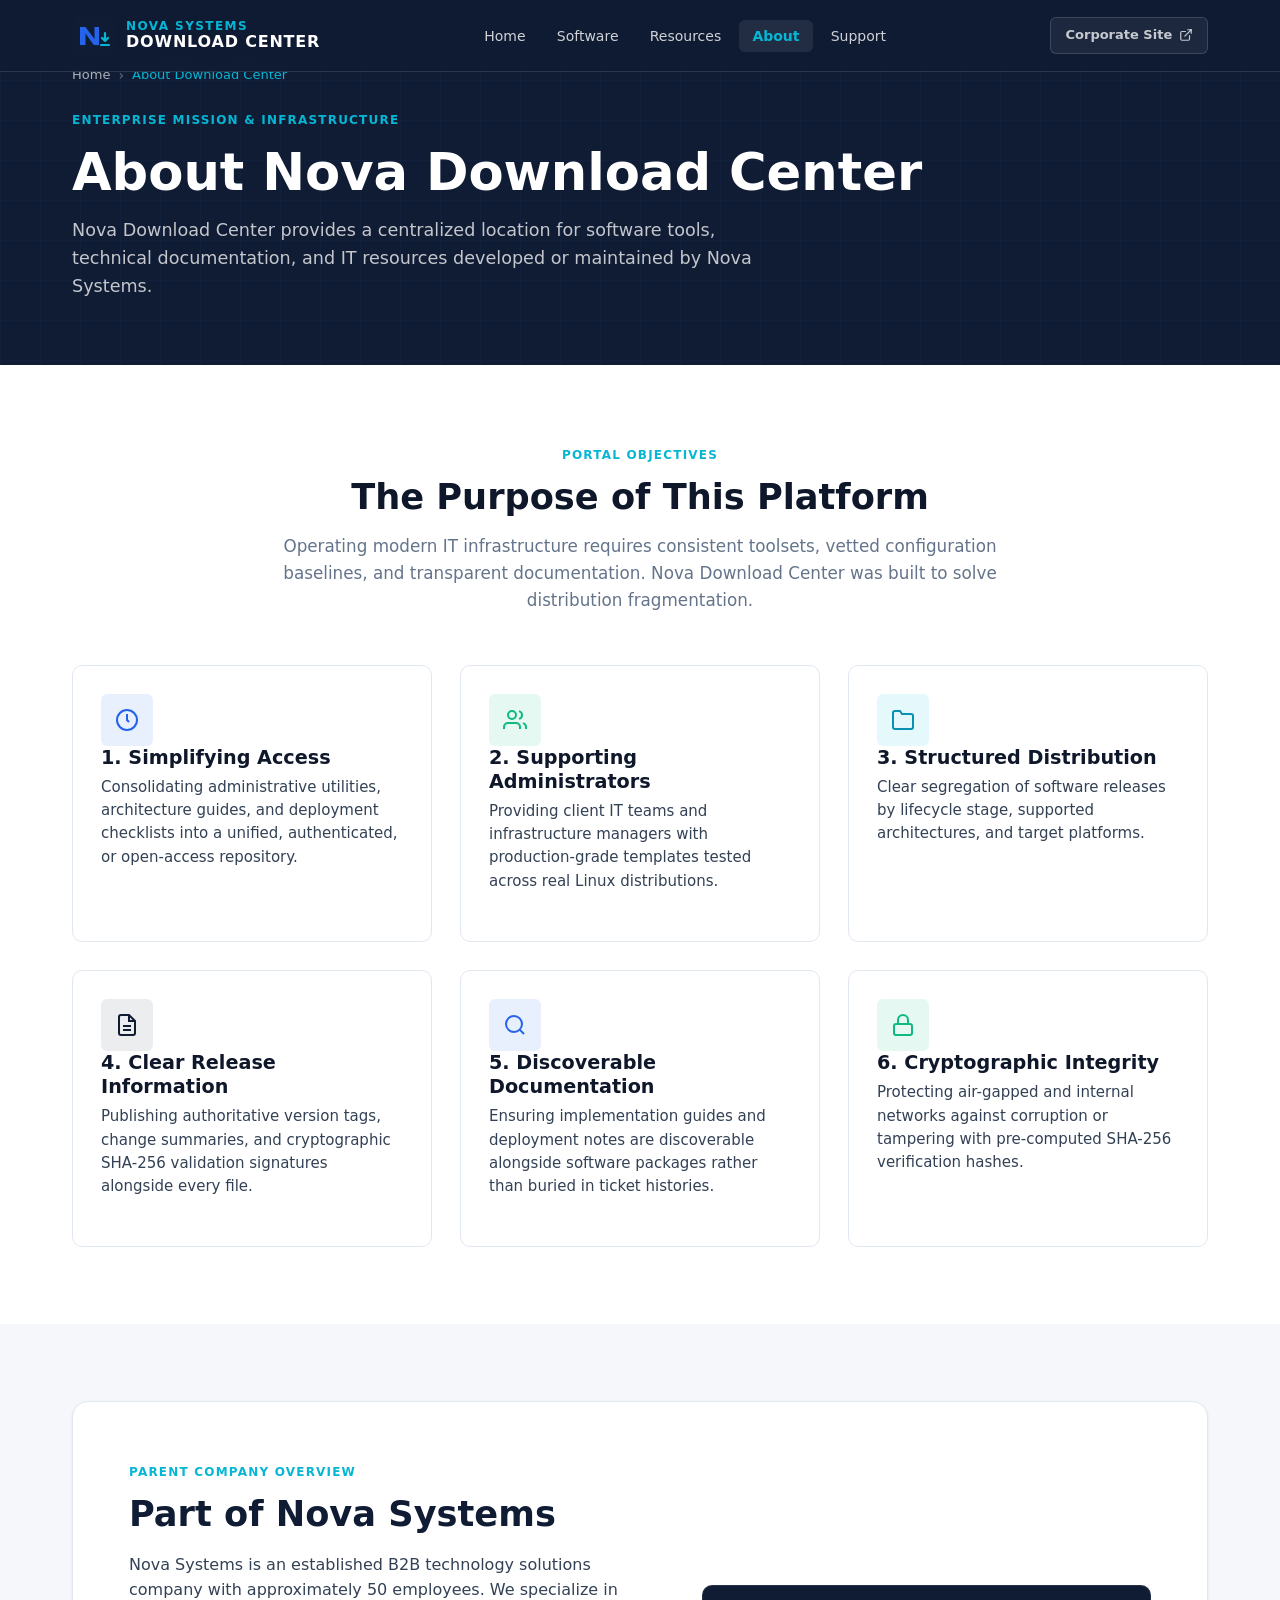
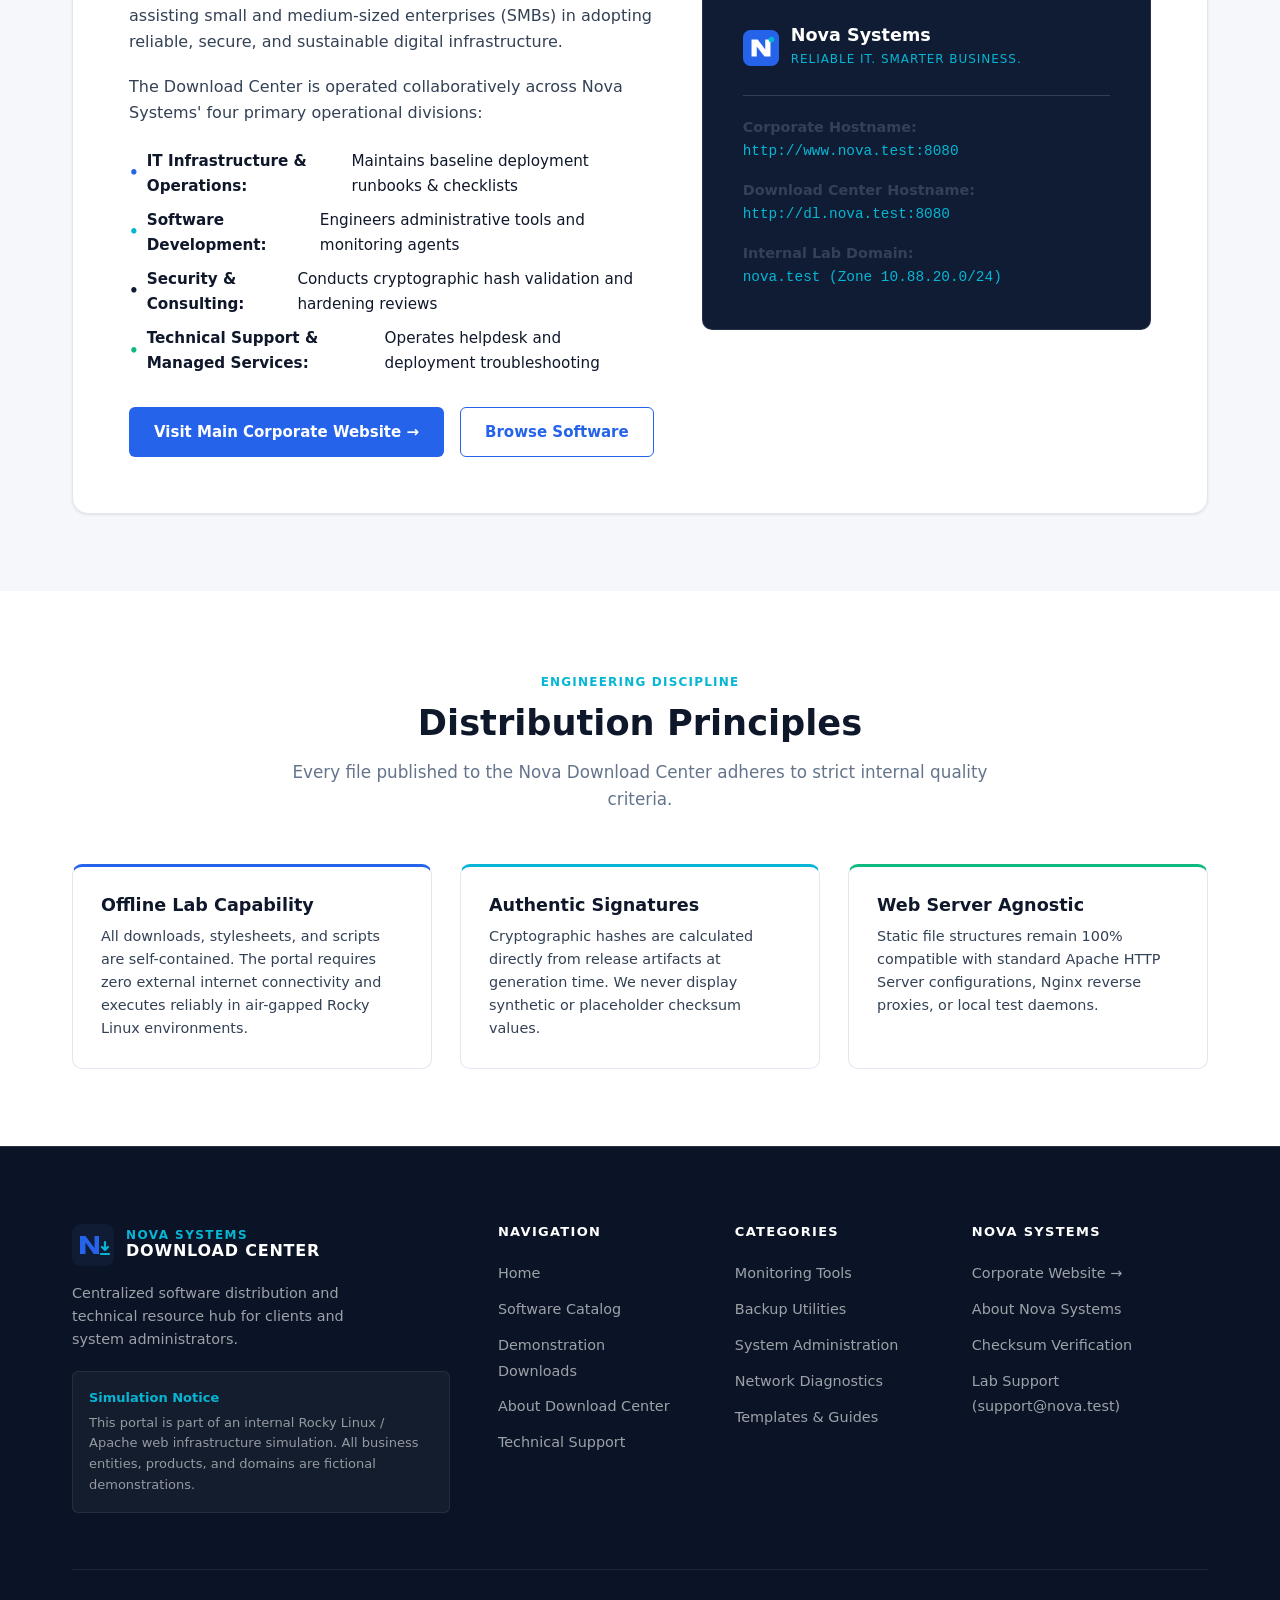
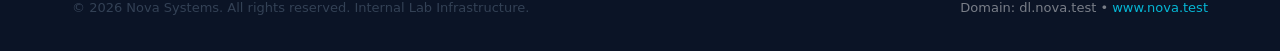
<file: apache/nova-lab/var/www/html/dl-nova/about.html>
<!DOCTYPE html>
<html lang="en">
<head>
  <meta charset="UTF-8" />
  <meta name="viewport" content="width=device-width, initial-scale=1.0" />
  <meta name="description" content="About Nova Download Center — Learn why Nova Systems provides centralized software distribution, technical checklists, and infrastructure templates for clients." />
  <title>About Download Center — Nova Download Center</title>
  <link rel="stylesheet" href="assets/css/styles.css" />
  <link rel="icon" type="image/svg+xml" href="assets/icons/favicon.svg" />
</head>
<body>

  <!-- ── Navigation Bar ───────────────────────────────────── -->
  <nav id="navbar" role="navigation" aria-label="Main navigation">
    <div class="container nav-inner">

      <a href="index.html" class="nav-logo" aria-label="Nova Download Center homepage">
        <svg class="nav-logo-icon" viewBox="0 0 42 42" fill="none" aria-hidden="true">
          <rect width="42" height="42" rx="9" fill="#101C34"/>
          <path d="M8 30V12h5.5l9 12V12H27v18h-5.2L13.5 18.5V30H8Z" fill="#2563EB"/>
          <path d="M33 18v8m0 0l-3-3m3 3l3-3" stroke="#06B6D4" stroke-width="2.2" stroke-linecap="round" stroke-linejoin="round"/>
          <path d="M29 30h8" stroke="#06B6D4" stroke-width="2.2" stroke-linecap="round"/>
        </svg>
        <div class="nav-logo-text">
          <span class="nav-logo-parent">Nova Systems</span>
          <span class="nav-logo-title">Download Center</span>
        </div>
      </a>

      <ul class="nav-links" role="list">
        <li><a href="index.html">Home</a></li>
        <li><a href="software.html">Software</a></li>
        <li><a href="resources.html">Resources</a></li>
        <li><a href="about.html" class="active" aria-current="page">About</a></li>
        <li><a href="support.html">Support</a></li>
      </ul>

      <a href="http://www.nova.test:8080" class="nav-corp-link" target="_blank" rel="noopener noreferrer" title="Visit Nova Systems corporate website">
        <span>Corporate Site</span>
        <svg width="14" height="14" viewBox="0 0 24 24" fill="none" stroke="currentColor" stroke-width="2" stroke-linecap="round" stroke-linejoin="round" aria-hidden="true">
          <path d="M18 13v6a2 2 0 0 1-2 2H5a2 2 0 0 1-2-2V8a2 2 0 0 1 2-2h6"></path>
          <polyline points="15 3 21 3 21 9"></polyline>
          <line x1="10" y1="14" x2="21" y2="3"></line>
        </svg>
      </a>

      <button class="nav-toggle" id="nav-toggle" aria-label="Open navigation menu" aria-expanded="false" aria-controls="nav-mobile">
        <span></span><span></span><span></span>
      </button>
    </div>
  </nav>

  <!-- Mobile Menu -->
  <nav id="nav-mobile" class="nav-mobile" aria-label="Mobile navigation">
    <a href="index.html">Home</a>
    <a href="software.html">Software</a>
    <a href="resources.html">Resources</a>
    <a href="about.html" class="active">About</a>
    <a href="support.html">Support</a>
    <a href="http://www.nova.test:8080" class="nav-corp-link" target="_blank" rel="noopener noreferrer">
      <span>Nova Systems Corporate Site &rarr;</span>
    </a>
  </nav>

  <main>
    <!-- ── Page Hero ────────────────────────────────────────── -->
    <section class="page-hero page-top" aria-labelledby="about-hero-heading">
      <div class="container">
        <nav class="breadcrumb" aria-label="Breadcrumb">
          <ol role="list">
            <li><a href="index.html">Home</a></li>
            <li class="breadcrumb-separator" aria-hidden="true">›</li>
            <li aria-current="page">About Download Center</li>
          </ol>
        </nav>
        <span class="section-label">Enterprise Mission &amp; Infrastructure</span>
        <h1 id="about-hero-heading">About Nova Download Center</h1>
        <p class="page-hero-desc">
          Nova Download Center provides a centralized location for software tools, technical documentation, and IT resources developed or maintained by Nova Systems.
        </p>
      </div>
    </section>

    <!-- ── Core Purpose & Pillars ───────────────────────────── -->
    <section class="section">
      <div class="container">
        <div class="section-header">
          <span class="section-label">Portal Objectives</span>
          <h2>The Purpose of This Platform</h2>
          <p>
            Operating modern IT infrastructure requires consistent toolsets, vetted configuration baselines, and transparent documentation. Nova Download Center was built to solve distribution fragmentation.
          </p>
        </div>

        <div class="grid-3">
          <div class="card">
            <div class="card-icon card-icon--blue">
              <svg width="24" height="24" viewBox="0 0 24 24" fill="none" stroke="currentColor" stroke-width="2"><circle cx="12" cy="12" r="10"></circle><polyline points="12 6 12 12 14 14"></polyline></svg>
            </div>
            <h3 class="card-title">1. Simplifying Access</h3>
            <p class="card-desc">Consolidating administrative utilities, architecture guides, and deployment checklists into a unified, authenticated, or open-access repository.</p>
          </div>

          <div class="card">
            <div class="card-icon card-icon--green">
              <svg width="24" height="24" viewBox="0 0 24 24" fill="none" stroke="currentColor" stroke-width="2"><path d="M17 21v-2a4 4 0 0 0-4-4H5a4 4 0 0 0-4 4v2"></path><circle cx="9" cy="7" r="4"></circle><path d="M23 21v-2a4 4 0 0 0-3-3.87"></path><path d="M16 3.13a4 4 0 0 1 0 7.75"></path></svg>
            </div>
            <h3 class="card-title">2. Supporting Administrators</h3>
            <p class="card-desc">Providing client IT teams and infrastructure managers with production-grade templates tested across real Linux distributions.</p>
          </div>

          <div class="card">
            <div class="card-icon card-icon--cyan">
              <svg width="24" height="24" viewBox="0 0 24 24" fill="none" stroke="currentColor" stroke-width="2"><path d="M22 19a2 2 0 0 1-2 2H4a2 2 0 0 1-2-2V5a2 2 0 0 1 2-2h5l2 3h9a2 2 0 0 1 2 2z"></path></svg>
            </div>
            <h3 class="card-title">3. Structured Distribution</h3>
            <p class="card-desc">Clear segregation of software releases by lifecycle stage, supported architectures, and target platforms.</p>
          </div>

          <div class="card">
            <div class="card-icon card-icon--navy">
              <svg width="24" height="24" viewBox="0 0 24 24" fill="none" stroke="currentColor" stroke-width="2"><path d="M14 2H6a2 2 0 0 0-2 2v16a2 2 0 0 0 2 2h12a2 2 0 0 0 2-2V8z"></path><polyline points="14 2 14 8 20 8"></polyline><line x1="16" y1="13" x2="8" y2="13"></line><line x1="16" y1="17" x2="8" y2="17"></line></svg>
            </div>
            <h3 class="card-title">4. Clear Release Information</h3>
            <p class="card-desc">Publishing authoritative version tags, change summaries, and cryptographic SHA-256 validation signatures alongside every file.</p>
          </div>

          <div class="card">
            <div class="card-icon card-icon--blue">
              <svg width="24" height="24" viewBox="0 0 24 24" fill="none" stroke="currentColor" stroke-width="2"><circle cx="11" cy="11" r="8"></circle><line x1="21" y1="21" x2="16.65" y2="16.65"></line></svg>
            </div>
            <h3 class="card-title">5. Discoverable Documentation</h3>
            <p class="card-desc">Ensuring implementation guides and deployment notes are discoverable alongside software packages rather than buried in ticket histories.</p>
          </div>

          <div class="card">
            <div class="card-icon card-icon--green">
              <svg width="24" height="24" viewBox="0 0 24 24" fill="none" stroke="currentColor" stroke-width="2"><rect x="3" y="11" width="18" height="11" rx="2" ry="2"></rect><path d="M7 11V7a5 5 0 0 1 10 0v4"></path></svg>
            </div>
            <h3 class="card-title">6. Cryptographic Integrity</h3>
            <p class="card-desc">Protecting air-gapped and internal networks against corruption or tampering with pre-computed SHA-256 verification hashes.</p>
          </div>
        </div>
      </div>
    </section>

    <!-- ── Connection to Parent Company ─────────────────────── -->
    <section class="section section--light" id="company">
      <div class="container">
        <div style="background: var(--white); border: 1px solid var(--border); border-radius: var(--radius-lg); padding: clamp(2rem, 5vw, 3.5rem); box-shadow: var(--shadow-sm);">
          <div class="grid-2" style="align-items: center; gap: 3rem;">
            <div>
              <span class="section-label">Parent Company Overview</span>
              <h2 style="margin-bottom: 1rem; color: var(--navy);">Part of Nova Systems</h2>
              <p style="margin-bottom: 1.25rem;">
                Nova Systems is an established B2B technology solutions company with approximately 50 employees. We specialize in assisting small and medium-sized enterprises (SMBs) in adopting reliable, secure, and sustainable digital infrastructure.
              </p>
              <p style="margin-bottom: 1.5rem;">
                The Download Center is operated collaboratively across Nova Systems' four primary operational divisions:
              </p>

              <ul style="display: flex; flex-direction: column; gap: 0.65rem; margin-bottom: 2rem;">
                <li style="display: flex; align-items: center; gap: 0.5rem; font-size: 0.95rem;">
                  <span style="color: var(--blue); font-weight: 700;">&bull;</span>
                  <strong>IT Infrastructure &amp; Operations:</strong> Maintains baseline deployment runbooks &amp; checklists
                </li>
                <li style="display: flex; align-items: center; gap: 0.5rem; font-size: 0.95rem;">
                  <span style="color: var(--cyan); font-weight: 700;">&bull;</span>
                  <strong>Software Development:</strong> Engineers administrative tools and monitoring agents
                </li>
                <li style="display: flex; align-items: center; gap: 0.5rem; font-size: 0.95rem;">
                  <span style="color: var(--navy); font-weight: 700;">&bull;</span>
                  <strong>Security &amp; Consulting:</strong> Conducts cryptographic hash validation and hardening reviews
                </li>
                <li style="display: flex; align-items: center; gap: 0.5rem; font-size: 0.95rem;">
                  <span style="color: var(--success); font-weight: 700;">&bull;</span>
                  <strong>Technical Support &amp; Managed Services:</strong> Operates helpdesk and deployment troubleshooting
                </li>
              </ul>

              <div class="flex gap-2 flex-wrap">
                <a href="http://www.nova.test:8080" class="btn btn-primary" target="_blank" rel="noopener noreferrer">
                  Visit Main Corporate Website &rarr;
                </a>
                <a href="software.html" class="btn btn-outline">
                  Browse Software
                </a>
              </div>
            </div>

            <!-- Visual Badge Card -->
            <div style="background: var(--navy); color: var(--white); border-radius: var(--radius-md); padding: 2.5rem; border: 1px solid rgba(255, 255, 255, 0.1);">
              <div style="display: flex; align-items: center; gap: 0.75rem; margin-bottom: 1.5rem;">
                <svg width="36" height="36" viewBox="0 0 38 38" fill="none">
                  <rect width="38" height="38" rx="8" fill="#2563EB"/>
                  <path d="M9 28V10l6.5 0 8 10.5V10H29V28h-6.3L14.5 17.5V28H9Z" fill="white"/>
                  <circle cx="30" cy="10" r="3" fill="#06B6D4"/>
                </svg>
                <div>
                  <h4 style="color: var(--white); margin: 0; line-height: 1.1;">Nova Systems</h4>
                  <span style="font-size: 0.75rem; color: var(--cyan); text-transform: uppercase; letter-spacing: 0.08em;">Reliable IT. Smarter Business.</span>
                </div>
              </div>

              <div style="border-top: 1px solid rgba(255, 255, 255, 0.15); padding-top: 1.25rem; font-size: 0.9rem; line-height: 1.6; color: rgba(255, 255, 255, 0.8);">
                <p style="margin-bottom: 1rem;">
                  <strong>Corporate Hostname:</strong><br>
                  <code style="color: var(--cyan); font-family: var(--font-mono);">http://www.nova.test:8080</code>
                </p>
                <p style="margin-bottom: 1rem;">
                  <strong>Download Center Hostname:</strong><br>
                  <code style="color: var(--cyan); font-family: var(--font-mono);">http://dl.nova.test:8080</code>
                </p>
                <p>
                  <strong>Internal Lab Domain:</strong><br>
                  <code style="color: var(--cyan); font-family: var(--font-mono);">nova.test (Zone 10.88.20.0/24)</code>
                </p>
              </div>
            </div>
          </div>
        </div>
      </div>
    </section>

    <!-- ── Operational Principles ───────────────────────────── -->
    <section class="section">
      <div class="container">
        <div class="section-header">
          <span class="section-label">Engineering Discipline</span>
          <h2>Distribution Principles</h2>
          <p>Every file published to the Nova Download Center adheres to strict internal quality criteria.</p>
        </div>

        <div class="grid-3">
          <div class="card" style="border-top: 3px solid var(--blue);">
            <h4 style="margin-bottom: 0.5rem;">Offline Lab Capability</h4>
            <p style="font-size: 0.9rem;">
              All downloads, stylesheets, and scripts are self-contained. The portal requires zero external internet connectivity and executes reliably in air-gapped Rocky Linux environments.
            </p>
          </div>
          <div class="card" style="border-top: 3px solid var(--cyan);">
            <h4 style="margin-bottom: 0.5rem;">Authentic Signatures</h4>
            <p style="font-size: 0.9rem;">
              Cryptographic hashes are calculated directly from release artifacts at generation time. We never display synthetic or placeholder checksum values.
            </p>
          </div>
          <div class="card" style="border-top: 3px solid var(--success);">
            <h4 style="margin-bottom: 0.5rem;">Web Server Agnostic</h4>
            <p style="font-size: 0.9rem;">
              Static file structures remain 100% compatible with standard Apache HTTP Server configurations, Nginx reverse proxies, or local test daemons.
            </p>
          </div>
        </div>
      </div>
    </section>
  </main>

  <!-- ── Footer ───────────────────────────────────────────── -->
  <footer class="footer" role="contentinfo">
    <div class="container">
      <div class="footer-grid">

        <div class="footer-brand">
          <a href="index.html" class="nav-logo" aria-label="Nova Download Center homepage">
            <svg class="nav-logo-icon" viewBox="0 0 42 42" fill="none" aria-hidden="true">
              <rect width="42" height="42" rx="9" fill="#101C34"/>
              <path d="M8 30V12h5.5l9 12V12H27v18h-5.2L13.5 18.5V30H8Z" fill="#2563EB"/>
              <path d="M33 18v8m0 0l-3-3m3 3l3-3" stroke="#06B6D4" stroke-width="2.2" stroke-linecap="round" stroke-linejoin="round"/>
              <path d="M29 30h8" stroke="#06B6D4" stroke-width="2.2" stroke-linecap="round"/>
            </svg>
            <div class="nav-logo-text">
              <span class="nav-logo-parent">Nova Systems</span>
              <span class="nav-logo-title">Download Center</span>
            </div>
          </a>
          <p>Centralized software distribution and technical resource hub for clients and system administrators.</p>
          <div class="footer-disclaimer-box">
            <strong>Simulation Notice</strong>
            This portal is part of an internal Rocky Linux / Apache web infrastructure simulation. All business entities, products, and domains are fictional demonstrations.
          </div>
        </div>

        <div class="footer-col">
          <h5>Navigation</h5>
          <ul>
            <li><a href="index.html">Home</a></li>
            <li><a href="software.html">Software Catalog</a></li>
            <li><a href="resources.html">Demonstration Downloads</a></li>
            <li><a href="about.html">About Download Center</a></li>
            <li><a href="support.html">Technical Support</a></li>
          </ul>
        </div>

        <div class="footer-col">
          <h5>Categories</h5>
          <ul>
            <li><a href="software.html?category=monitoring">Monitoring Tools</a></li>
            <li><a href="software.html?category=backup">Backup Utilities</a></li>
            <li><a href="software.html?category=administration">System Administration</a></li>
            <li><a href="software.html?category=networking">Network Diagnostics</a></li>
            <li><a href="resources.html">Templates &amp; Guides</a></li>
          </ul>
        </div>

        <div class="footer-col">
          <h5>Nova Systems</h5>
          <ul>
            <li><a href="http://www.nova.test:8080" target="_blank" rel="noopener noreferrer">Corporate Website &rarr;</a></li>
            <li><a href="about.html#company">About Nova Systems</a></li>
            <li><a href="support.html#verification">Checksum Verification</a></li>
            <li><a href="support.html#contact">Lab Support (support@nova.test)</a></li>
          </ul>
        </div>

      </div>

      <div class="footer-bottom">
        <p>&copy; 2026 Nova Systems. All rights reserved. Internal Lab Infrastructure.</p>
        <div>
          <span>Domain: dl.nova.test</span> &bull; 
          <a href="http://www.nova.test:8080" class="text-cyan">www.nova.test</a>
        </div>
      </div>
    </div>
  </footer>

  <!-- Scripts -->
  <script src="assets/js/catalog-data.js"></script>
  <script src="assets/js/main.js"></script>
</body>
</html>
</file>
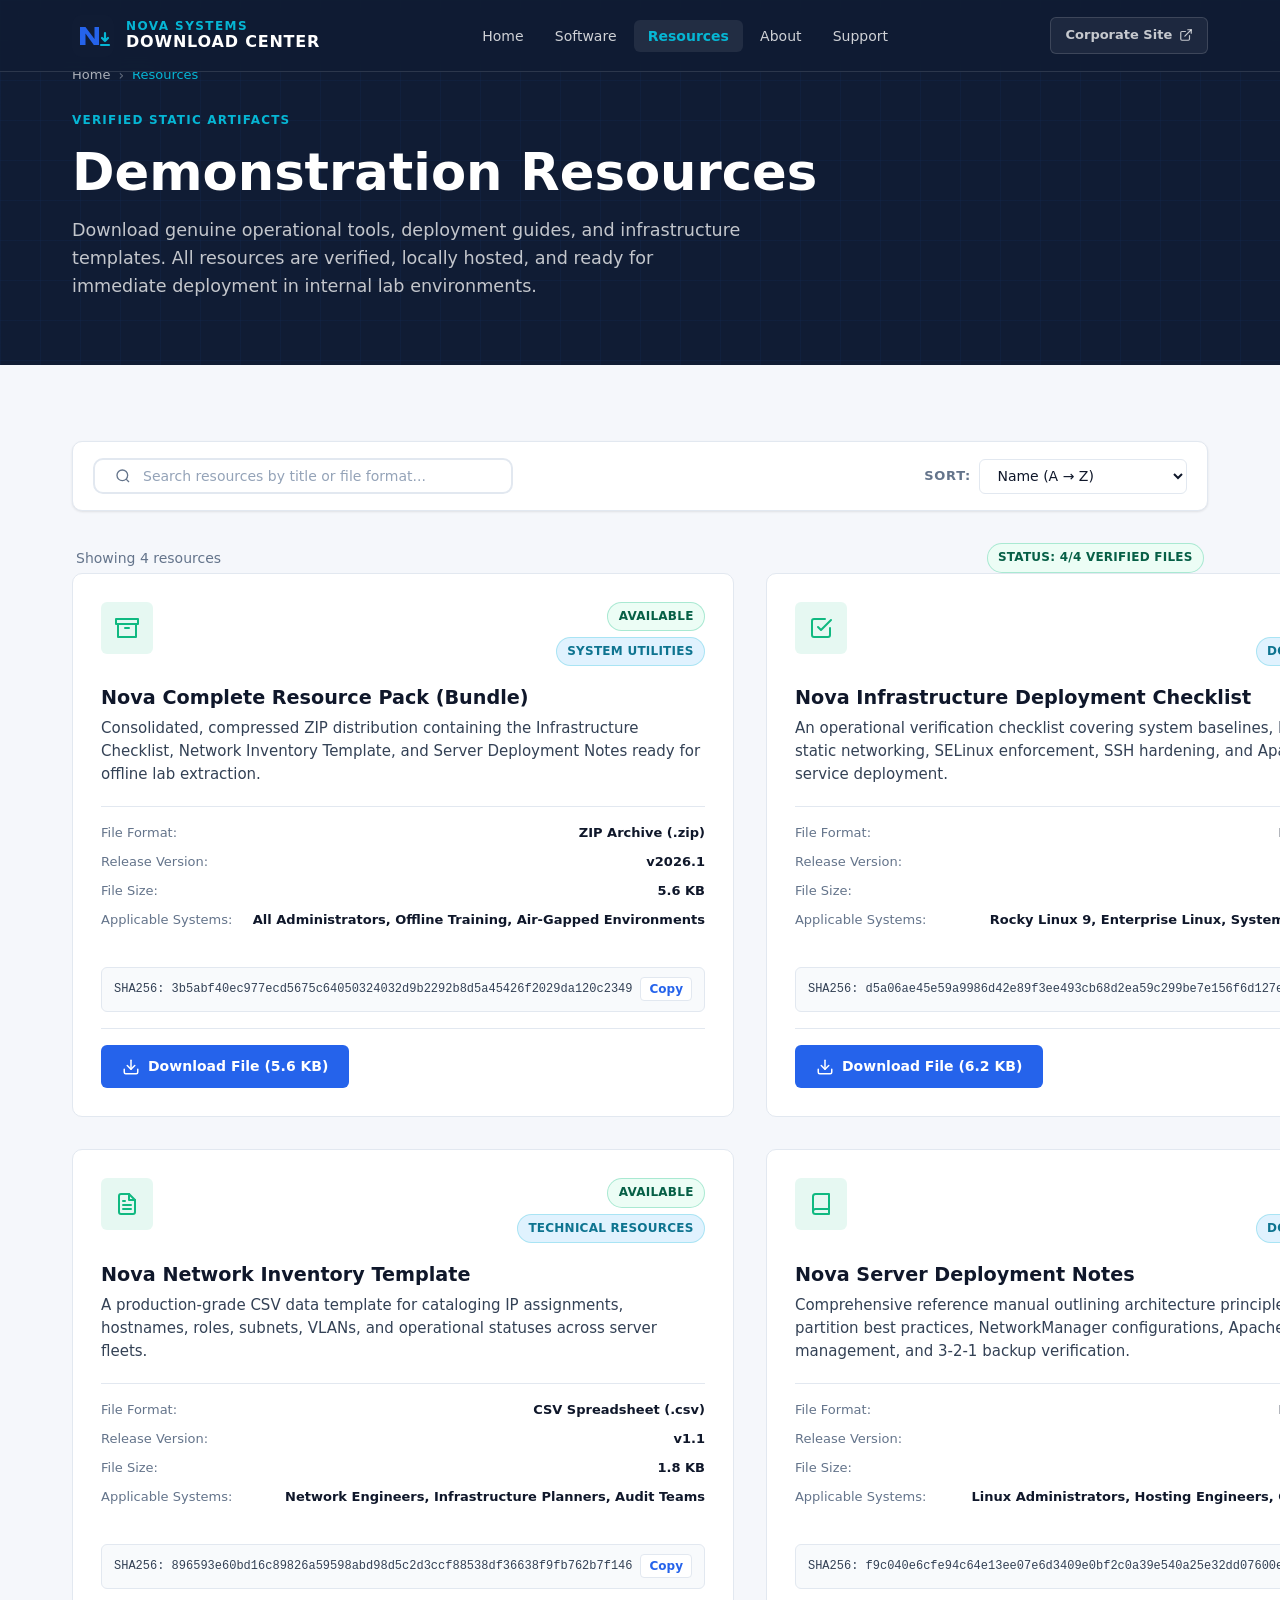
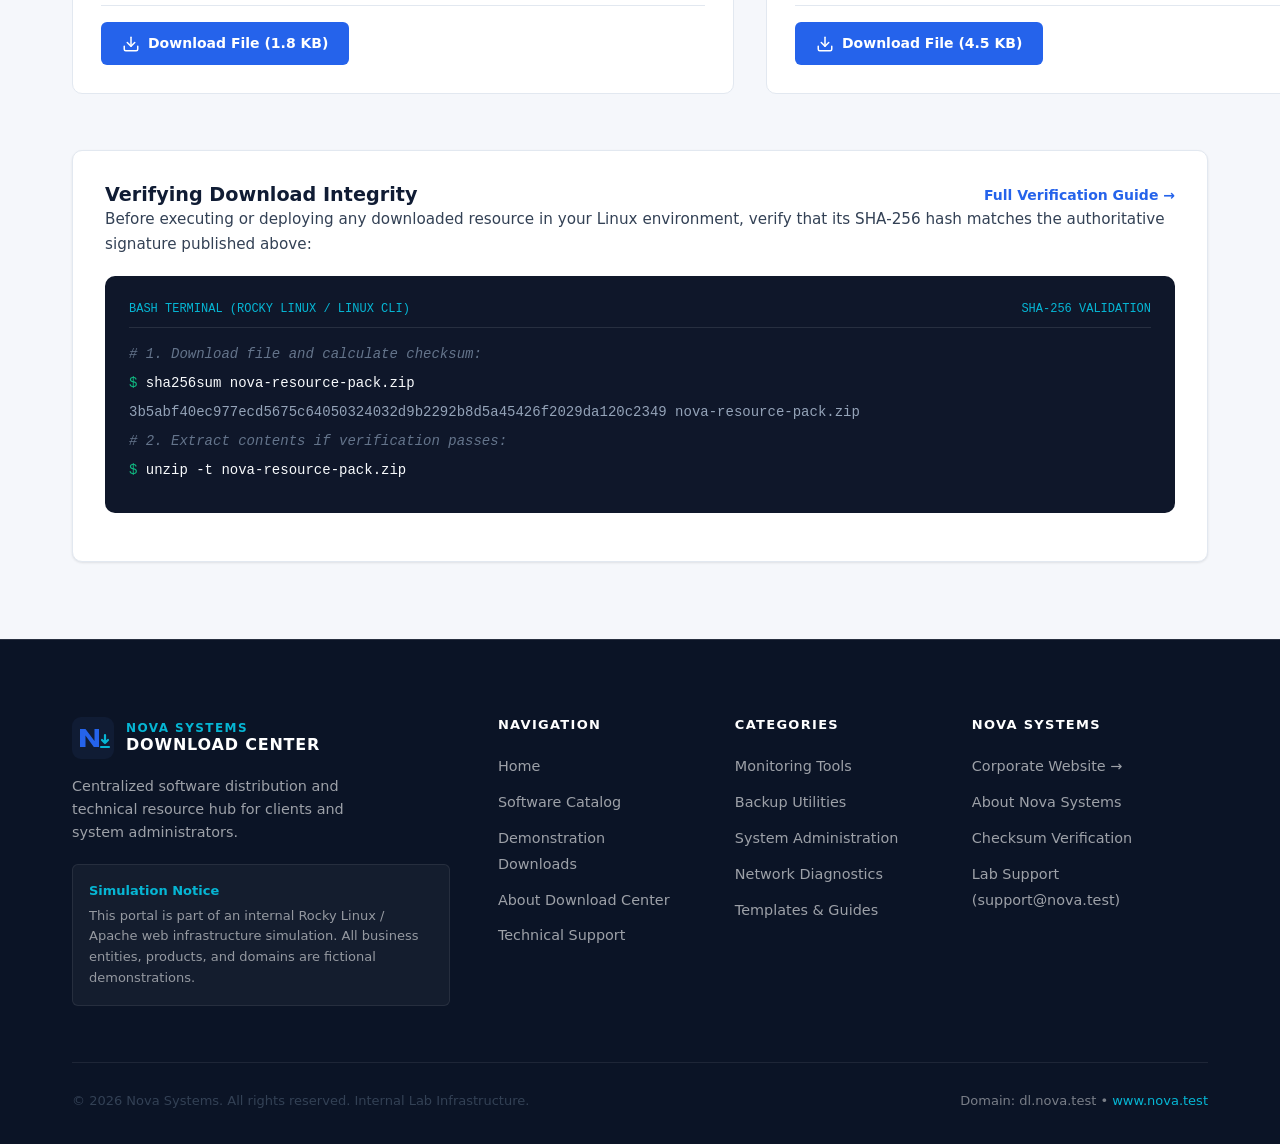
<file: apache/nova-lab/var/www/html/dl-nova/resources.html>
<!DOCTYPE html>
<html lang="en">
<head>
  <meta charset="UTF-8" />
  <meta name="viewport" content="width=device-width, initial-scale=1.0" />
  <meta name="description" content="Download real Nova Systems infrastructure resources — Linux checklists, CSV network inventory templates, server deployment guides, and complete resource ZIP packs." />
  <title>Demonstration Resources &amp; Downloads — Nova Download Center</title>
  <link rel="stylesheet" href="assets/css/styles.css" />
  <link rel="icon" type="image/svg+xml" href="assets/icons/favicon.svg" />
</head>
<body>

  <!-- ── Navigation Bar ───────────────────────────────────── -->
  <nav id="navbar" role="navigation" aria-label="Main navigation">
    <div class="container nav-inner">

      <a href="index.html" class="nav-logo" aria-label="Nova Download Center homepage">
        <svg class="nav-logo-icon" viewBox="0 0 42 42" fill="none" aria-hidden="true">
          <rect width="42" height="42" rx="9" fill="#101C34"/>
          <path d="M8 30V12h5.5l9 12V12H27v18h-5.2L13.5 18.5V30H8Z" fill="#2563EB"/>
          <path d="M33 18v8m0 0l-3-3m3 3l3-3" stroke="#06B6D4" stroke-width="2.2" stroke-linecap="round" stroke-linejoin="round"/>
          <path d="M29 30h8" stroke="#06B6D4" stroke-width="2.2" stroke-linecap="round"/>
        </svg>
        <div class="nav-logo-text">
          <span class="nav-logo-parent">Nova Systems</span>
          <span class="nav-logo-title">Download Center</span>
        </div>
      </a>

      <ul class="nav-links" role="list">
        <li><a href="index.html">Home</a></li>
        <li><a href="software.html">Software</a></li>
        <li><a href="resources.html" class="active" aria-current="page">Resources</a></li>
        <li><a href="about.html">About</a></li>
        <li><a href="support.html">Support</a></li>
      </ul>

      <a href="http://www.nova.test:8080" class="nav-corp-link" target="_blank" rel="noopener noreferrer" title="Visit Nova Systems corporate website">
        <span>Corporate Site</span>
        <svg width="14" height="14" viewBox="0 0 24 24" fill="none" stroke="currentColor" stroke-width="2" stroke-linecap="round" stroke-linejoin="round" aria-hidden="true">
          <path d="M18 13v6a2 2 0 0 1-2 2H5a2 2 0 0 1-2-2V8a2 2 0 0 1 2-2h6"></path>
          <polyline points="15 3 21 3 21 9"></polyline>
          <line x1="10" y1="14" x2="21" y2="3"></line>
        </svg>
      </a>

      <button class="nav-toggle" id="nav-toggle" aria-label="Open navigation menu" aria-expanded="false" aria-controls="nav-mobile">
        <span></span><span></span><span></span>
      </button>
    </div>
  </nav>

  <!-- Mobile Menu -->
  <nav id="nav-mobile" class="nav-mobile" aria-label="Mobile navigation">
    <a href="index.html">Home</a>
    <a href="software.html">Software</a>
    <a href="resources.html" class="active">Resources</a>
    <a href="about.html">About</a>
    <a href="support.html">Support</a>
    <a href="http://www.nova.test:8080" class="nav-corp-link" target="_blank" rel="noopener noreferrer">
      <span>Nova Systems Corporate Site &rarr;</span>
    </a>
  </nav>

  <main>
    <!-- ── Page Hero ────────────────────────────────────────── -->
    <section class="page-hero page-top" aria-labelledby="resources-hero-heading">
      <div class="container">
        <nav class="breadcrumb" aria-label="Breadcrumb">
          <ol role="list">
            <li><a href="index.html">Home</a></li>
            <li class="breadcrumb-separator" aria-hidden="true">›</li>
            <li aria-current="page">Resources</li>
          </ol>
        </nav>
        <span class="section-label">Verified Static Artifacts</span>
        <h1 id="resources-hero-heading">Demonstration Resources</h1>
        <p class="page-hero-desc">
          Download genuine operational tools, deployment guides, and infrastructure templates. All resources are verified, locally hosted, and ready for immediate deployment in internal lab environments.
        </p>
      </div>
    </section>

    <!-- ── Resources Grid Section ───────────────────────────── -->
    <section class="section section--light">
      <div class="container">

        <!-- Toolbar: Search and Sort -->
        <div class="catalog-toolbar" role="region" aria-label="Resource filter toolbar">
          <div class="search-bar-wrap" style="flex: 1 1 300px; max-width: 420px; box-shadow: none;">
            <svg class="search-icon" width="16" height="16" viewBox="0 0 24 24" fill="none" stroke="currentColor" stroke-width="2" aria-hidden="true">
              <circle cx="11" cy="11" r="8"></circle>
              <line x1="21" y1="21" x2="16.65" y2="16.65"></line>
            </svg>
            <input 
              type="text" 
              id="resources-search-input" 
              class="search-input" 
              placeholder="Search resources by title or file format..." 
              aria-label="Filter resource list"
              style="padding-block: 0.5rem; font-size: 0.875rem;" 
            />
            <button class="search-clear-btn" id="resources-search-clear" aria-label="Clear resource filter">
              <svg width="14" height="14" viewBox="0 0 24 24" fill="none" stroke="currentColor" stroke-width="2">
                <line x1="18" y1="6" x2="6" y2="18"></line>
                <line x1="6" y1="6" x2="18" y2="18"></line>
              </svg>
            </button>
          </div>

          <div class="sort-group">
            <label for="resources-sort-select" class="sort-label">Sort:</label>
            <select id="resources-sort-select" class="sort-select" aria-label="Sort downloadable resources">
              <option value="name-asc">Name (A &rarr; Z)</option>
              <option value="name-desc">Name (Z &rarr; A)</option>
              <option value="size">File Size (Largest First)</option>
            </select>
          </div>
        </div>

        <div class="flex-between mb-3" style="padding-inline: 0.25rem;">
          <span class="text-muted" id="resources-result-count">Showing 4 resources</span>
          <span class="badge badge-success">Status: 4/4 Verified Files</span>
        </div>

        <!-- Resources Cards Grid -->
        <div class="grid-2" id="resources-grid" aria-live="polite">
          <!-- Populated dynamically via assets/js/main.js from window.NOVA_CATALOG.resources -->
          <noscript>
            <!-- Direct static fallback for environments without JavaScript -->
            <article class="card">
              <div class="card-top">
                <div class="card-icon card-icon--green">
                  <svg width="24" height="24" viewBox="0 0 24 24" fill="none" stroke="currentColor" stroke-width="2"><path d="M9 11l3 3L22 4"></path><path d="M21 12v7a2 2 0 0 1-2 2H5a2 2 0 0 1-2-2V5a2 2 0 0 1 2-2h11"></path></svg>
                </div>
                <div class="card-header-meta">
                  <span class="badge badge-success">Available</span>
                  <span class="badge badge-cyan">Documentation</span>
                </div>
              </div>
              <h3 class="card-title">Nova Infrastructure Deployment Checklist</h3>
              <p class="card-desc">An operational verification checklist covering system baselines, LVM storage, static networking, SELinux enforcement, SSH hardening, and Apache web service deployment.</p>
              <div class="checksum-box">
                <span class="checksum-text">SHA256: d5a06ae45e59a9986d42e89f3ee493cb68d2ea59c299be7e156f6d127ec55adb</span>
              </div>
              <div class="card-footer">
                <a href="downloads/resources/nova-infrastructure-checklist.md" download class="btn btn-download w-full">Download File (6.2 KB)</a>
              </div>
            </article>

            <article class="card">
              <div class="card-top">
                <div class="card-icon card-icon--green">
                  <svg width="24" height="24" viewBox="0 0 24 24" fill="none" stroke="currentColor" stroke-width="2"><path d="M14 2H6a2 2 0 0 0-2 2v16a2 2 0 0 0 2 2h12a2 2 0 0 0 2-2V8z"></path><polyline points="14 2 14 8 20 8"></polyline></svg>
                </div>
                <div class="card-header-meta">
                  <span class="badge badge-success">Available</span>
                  <span class="badge badge-cyan">Technical Resources</span>
                </div>
              </div>
              <h3 class="card-title">Nova Network Inventory Template</h3>
              <p class="card-desc">A production-grade CSV data template for cataloging IP assignments, hostnames, roles, subnets, VLANs, and operational statuses across server fleets.</p>
              <div class="checksum-box">
                <span class="checksum-text">SHA256: 896593e60bd16c89826a59598abd98d5c2d3ccf88538df36638f9fb762b7f146</span>
              </div>
              <div class="card-footer">
                <a href="downloads/resources/nova-network-inventory-template.csv" download class="btn btn-download w-full">Download File (1.8 KB)</a>
              </div>
            </article>
          </noscript>
        </div>

        <!-- Verification Guidance Box -->
        <div style="margin-top: 3.5rem; background: #FFFFFF; border: 1px solid var(--border); border-radius: var(--radius-md); padding: 2rem; box-shadow: var(--shadow-sm);">
          <div class="flex-between flex-wrap gap-2 mb-2">
            <h3 style="font-size: 1.2rem; color: var(--navy);">Verifying Download Integrity</h3>
            <a href="support.html#verification" class="text-blue" style="font-size: 0.875rem; font-weight: 600;">Full Verification Guide &rarr;</a>
          </div>
          <p style="font-size: 0.95rem; color: var(--slate-dark); margin-bottom: 1.25rem;">
            Before executing or deploying any downloaded resource in your Linux environment, verify that its SHA-256 hash matches the authoritative signature published above:
          </p>

          <div class="terminal-card">
            <div class="terminal-header">
              <span>BASH TERMINAL (ROCKY LINUX / LINUX CLI)</span>
              <span>SHA-256 VALIDATION</span>
            </div>
            <div class="terminal-line">
              <span class="comment"># 1. Download file and calculate checksum:</span>
            </div>
            <div class="terminal-line">
              <span class="prompt">$</span> sha256sum nova-resource-pack.zip
            </div>
            <div class="terminal-line" style="color: #94A3B8;">
              3b5abf40ec977ecd5675c64050324032d9b2292b8d5a45426f2029da120c2349  nova-resource-pack.zip
            </div>
            <div class="terminal-line mt-2">
              <span class="comment"># 2. Extract contents if verification passes:</span>
            </div>
            <div class="terminal-line">
              <span class="prompt">$</span> unzip -t nova-resource-pack.zip
            </div>
          </div>
        </div>

      </div>
    </section>
  </main>

  <!-- ── Footer ───────────────────────────────────────────── -->
  <footer class="footer" role="contentinfo">
    <div class="container">
      <div class="footer-grid">

        <div class="footer-brand">
          <a href="index.html" class="nav-logo" aria-label="Nova Download Center homepage">
            <svg class="nav-logo-icon" viewBox="0 0 42 42" fill="none" aria-hidden="true">
              <rect width="42" height="42" rx="9" fill="#101C34"/>
              <path d="M8 30V12h5.5l9 12V12H27v18h-5.2L13.5 18.5V30H8Z" fill="#2563EB"/>
              <path d="M33 18v8m0 0l-3-3m3 3l3-3" stroke="#06B6D4" stroke-width="2.2" stroke-linecap="round" stroke-linejoin="round"/>
              <path d="M29 30h8" stroke="#06B6D4" stroke-width="2.2" stroke-linecap="round"/>
            </svg>
            <div class="nav-logo-text">
              <span class="nav-logo-parent">Nova Systems</span>
              <span class="nav-logo-title">Download Center</span>
            </div>
          </a>
          <p>Centralized software distribution and technical resource hub for clients and system administrators.</p>
          <div class="footer-disclaimer-box">
            <strong>Simulation Notice</strong>
            This portal is part of an internal Rocky Linux / Apache web infrastructure simulation. All business entities, products, and domains are fictional demonstrations.
          </div>
        </div>

        <div class="footer-col">
          <h5>Navigation</h5>
          <ul>
            <li><a href="index.html">Home</a></li>
            <li><a href="software.html">Software Catalog</a></li>
            <li><a href="resources.html">Demonstration Downloads</a></li>
            <li><a href="about.html">About Download Center</a></li>
            <li><a href="support.html">Technical Support</a></li>
          </ul>
        </div>

        <div class="footer-col">
          <h5>Categories</h5>
          <ul>
            <li><a href="software.html?category=monitoring">Monitoring Tools</a></li>
            <li><a href="software.html?category=backup">Backup Utilities</a></li>
            <li><a href="software.html?category=administration">System Administration</a></li>
            <li><a href="software.html?category=networking">Network Diagnostics</a></li>
            <li><a href="resources.html">Templates &amp; Guides</a></li>
          </ul>
        </div>

        <div class="footer-col">
          <h5>Nova Systems</h5>
          <ul>
            <li><a href="http://www.nova.test:8080" target="_blank" rel="noopener noreferrer">Corporate Website &rarr;</a></li>
            <li><a href="about.html#company">About Nova Systems</a></li>
            <li><a href="support.html#verification">Checksum Verification</a></li>
            <li><a href="support.html#contact">Lab Support (support@nova.test)</a></li>
          </ul>
        </div>

      </div>

      <div class="footer-bottom">
        <p>&copy; 2026 Nova Systems. All rights reserved. Internal Lab Infrastructure.</p>
        <div>
          <span>Domain: dl.nova.test</span> &bull; 
          <a href="http://www.nova.test:8080" class="text-cyan">www.nova.test</a>
        </div>
      </div>
    </div>
  </footer>

  <!-- Scripts -->
  <script src="assets/js/catalog-data.js"></script>
  <script src="assets/js/main.js"></script>
</body>
</html>
</file>
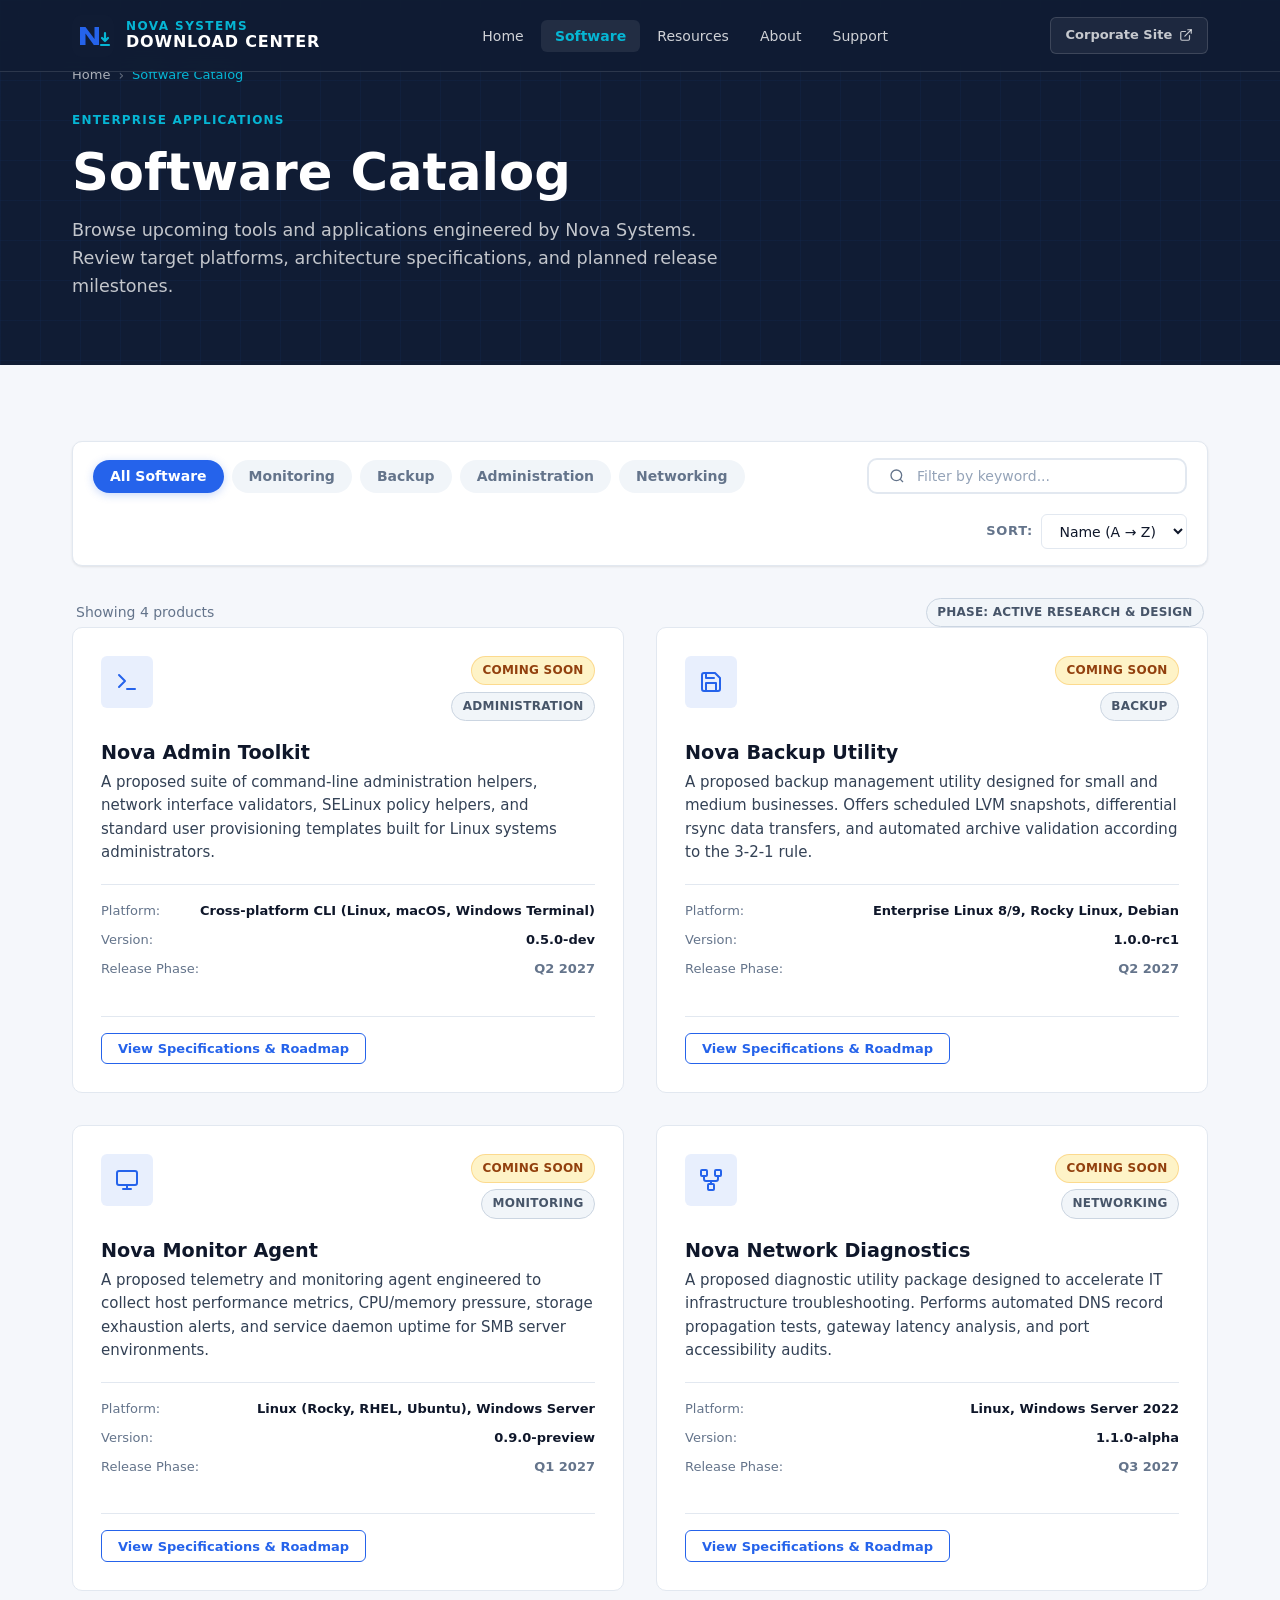
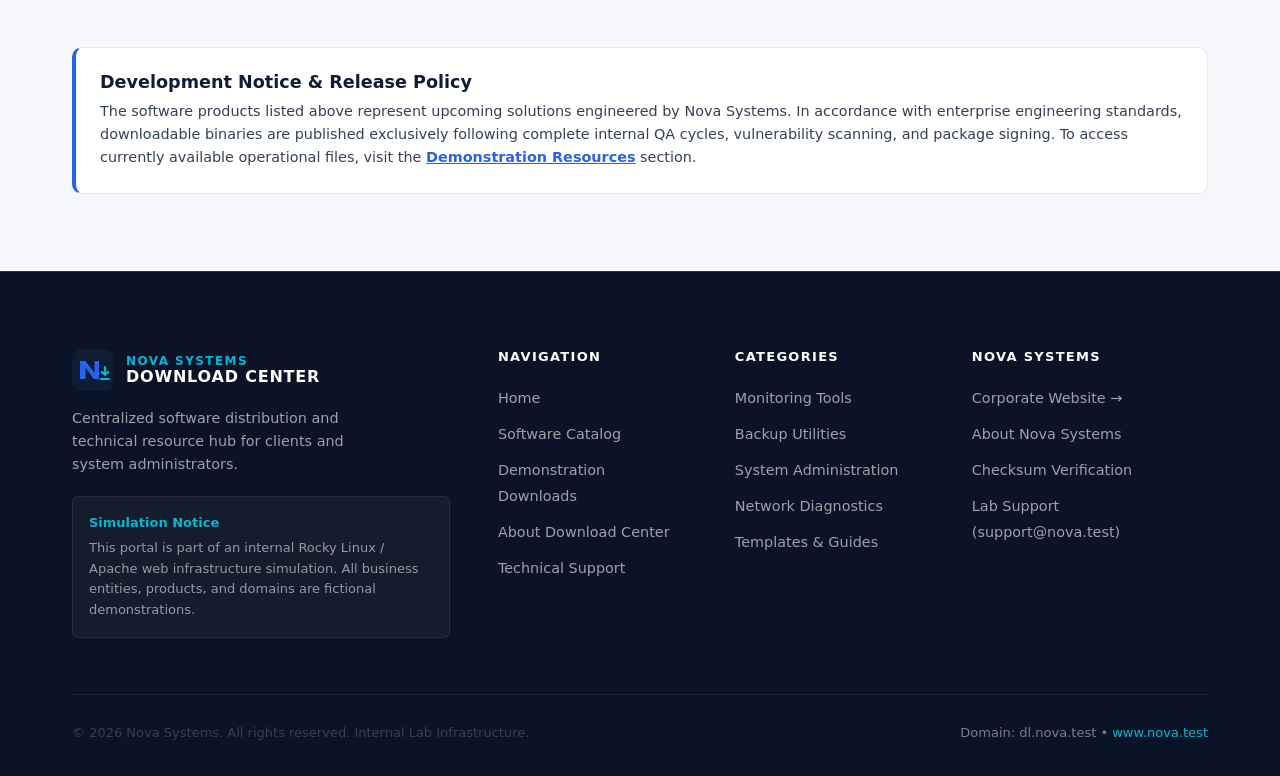
<file: apache/nova-lab/var/www/html/dl-nova/software.html>
<!DOCTYPE html>
<html lang="en">
<head>
  <meta charset="UTF-8" />
  <meta name="viewport" content="width=device-width, initial-scale=1.0" />
  <meta name="description" content="Explore Nova Systems software catalog — Enterprise monitoring agents, backup utilities, administration toolkits, and network diagnostics for SMB environments." />
  <title>Software Catalog — Nova Download Center</title>
  <link rel="stylesheet" href="assets/css/styles.css" />
  <link rel="icon" type="image/svg+xml" href="assets/icons/favicon.svg" />
</head>
<body>

  <!-- ── Navigation Bar ───────────────────────────────────── -->
  <nav id="navbar" role="navigation" aria-label="Main navigation">
    <div class="container nav-inner">

      <a href="index.html" class="nav-logo" aria-label="Nova Download Center homepage">
        <svg class="nav-logo-icon" viewBox="0 0 42 42" fill="none" aria-hidden="true">
          <rect width="42" height="42" rx="9" fill="#101C34"/>
          <path d="M8 30V12h5.5l9 12V12H27v18h-5.2L13.5 18.5V30H8Z" fill="#2563EB"/>
          <path d="M33 18v8m0 0l-3-3m3 3l3-3" stroke="#06B6D4" stroke-width="2.2" stroke-linecap="round" stroke-linejoin="round"/>
          <path d="M29 30h8" stroke="#06B6D4" stroke-width="2.2" stroke-linecap="round"/>
        </svg>
        <div class="nav-logo-text">
          <span class="nav-logo-parent">Nova Systems</span>
          <span class="nav-logo-title">Download Center</span>
        </div>
      </a>

      <ul class="nav-links" role="list">
        <li><a href="index.html">Home</a></li>
        <li><a href="software.html" class="active" aria-current="page">Software</a></li>
        <li><a href="resources.html">Resources</a></li>
        <li><a href="about.html">About</a></li>
        <li><a href="support.html">Support</a></li>
      </ul>

      <a href="http://www.nova.test:8080" class="nav-corp-link" target="_blank" rel="noopener noreferrer" title="Visit Nova Systems corporate website">
        <span>Corporate Site</span>
        <svg width="14" height="14" viewBox="0 0 24 24" fill="none" stroke="currentColor" stroke-width="2" stroke-linecap="round" stroke-linejoin="round" aria-hidden="true">
          <path d="M18 13v6a2 2 0 0 1-2 2H5a2 2 0 0 1-2-2V8a2 2 0 0 1 2-2h6"></path>
          <polyline points="15 3 21 3 21 9"></polyline>
          <line x1="10" y1="14" x2="21" y2="3"></line>
        </svg>
      </a>

      <button class="nav-toggle" id="nav-toggle" aria-label="Open navigation menu" aria-expanded="false" aria-controls="nav-mobile">
        <span></span><span></span><span></span>
      </button>
    </div>
  </nav>

  <!-- Mobile Menu -->
  <nav id="nav-mobile" class="nav-mobile" aria-label="Mobile navigation">
    <a href="index.html">Home</a>
    <a href="software.html" class="active">Software</a>
    <a href="resources.html">Resources</a>
    <a href="about.html">About</a>
    <a href="support.html">Support</a>
    <a href="http://www.nova.test:8080" class="nav-corp-link" target="_blank" rel="noopener noreferrer">
      <span>Nova Systems Corporate Site &rarr;</span>
    </a>
  </nav>

  <main>
    <!-- ── Page Hero ────────────────────────────────────────── -->
    <section class="page-hero page-top" aria-labelledby="software-hero-heading">
      <div class="container">
        <nav class="breadcrumb" aria-label="Breadcrumb">
          <ol role="list">
            <li><a href="index.html">Home</a></li>
            <li class="breadcrumb-separator" aria-hidden="true">›</li>
            <li aria-current="page">Software Catalog</li>
          </ol>
        </nav>
        <span class="section-label">Enterprise Applications</span>
        <h1 id="software-hero-heading">Software Catalog</h1>
        <p class="page-hero-desc">
          Browse upcoming tools and applications engineered by Nova Systems. Review target platforms, architecture specifications, and planned release milestones.
        </p>
      </div>
    </section>

    <!-- ── Catalog Interactive Section ──────────────────────── -->
    <section class="section section--light">
      <div class="container">

        <!-- Toolbar: Search, Filters, Sorting -->
        <div class="catalog-toolbar" role="region" aria-label="Catalog controls">
          <div class="filter-group" role="group" aria-label="Filter software by category">
            <button class="filter-btn active" data-filter="all">All Software</button>
            <button class="filter-btn" data-filter="monitoring">Monitoring</button>
            <button class="filter-btn" data-filter="backup">Backup</button>
            <button class="filter-btn" data-filter="administration">Administration</button>
            <button class="filter-btn" data-filter="networking">Networking</button>
          </div>

          <div class="search-bar-wrap" style="flex: 1 1 260px; max-width: 320px; box-shadow: none;">
            <svg class="search-icon" width="16" height="16" viewBox="0 0 24 24" fill="none" stroke="currentColor" stroke-width="2" aria-hidden="true">
              <circle cx="11" cy="11" r="8"></circle>
              <line x1="21" y1="21" x2="16.65" y2="16.65"></line>
            </svg>
            <input 
              type="text" 
              id="software-search-input" 
              class="search-input" 
              placeholder="Filter by keyword..." 
              aria-label="Filter software list"
              style="padding-block: 0.5rem; font-size: 0.875rem;" 
            />
            <button class="search-clear-btn" id="software-search-clear" aria-label="Clear filter input">
              <svg width="14" height="14" viewBox="0 0 24 24" fill="none" stroke="currentColor" stroke-width="2">
                <line x1="18" y1="6" x2="6" y2="18"></line>
                <line x1="6" y1="6" x2="18" y2="18"></line>
              </svg>
            </button>
          </div>

          <div class="sort-group">
            <label for="software-sort-select" class="sort-label">Sort:</label>
            <select id="software-sort-select" class="sort-select" aria-label="Sort products">
              <option value="name-asc">Name (A &rarr; Z)</option>
              <option value="name-desc">Name (Z &rarr; A)</option>
              <option value="category">Category</option>
            </select>
          </div>
        </div>

        <div class="flex-between mb-3" style="padding-inline: 0.25rem;">
          <span class="text-muted" id="software-result-count">Showing 4 products</span>
          <span class="badge badge-slate">Phase: Active Research &amp; Design</span>
        </div>

        <!-- Product Cards Grid -->
        <div class="grid-2" id="software-grid" aria-live="polite">
          <!-- Populated dynamically via assets/js/main.js from window.NOVA_CATALOG.software -->
          <noscript>
            <p style="padding: 2rem; background: #fff; border-radius: 8px;">
              JavaScript is required to dynamically filter the software catalog. Please enable JavaScript or see our documentation resources.
            </p>
          </noscript>
        </div>

        <!-- Notice Banner -->
        <div style="margin-top: 3.5rem; background: #FFFFFF; border: 1px solid var(--border); border-left: 4px solid var(--blue); border-radius: var(--radius-md); padding: 1.5rem;">
          <h4 style="margin-bottom: 0.4rem; color: var(--navy);">Development Notice &amp; Release Policy</h4>
          <p style="font-size: 0.9rem; color: var(--slate-dark); margin: 0;">
            The software products listed above represent upcoming solutions engineered by Nova Systems. In accordance with enterprise engineering standards, downloadable binaries are published exclusively following complete internal QA cycles, vulnerability scanning, and package signing. To access currently available operational files, visit the <a href="resources.html" class="text-blue" style="text-decoration: underline; font-weight: 600;">Demonstration Resources</a> section.
          </p>
        </div>

      </div>
    </section>
  </main>

  <!-- ── Product Details Modal ────────────────────────────── -->
  <div class="modal-overlay" id="product-modal" role="dialog" aria-modal="true" aria-labelledby="modal-title">
    <div class="modal-box">
      <button class="modal-close-btn" id="modal-close-btn" aria-label="Close dialog">
        <svg width="20" height="20" viewBox="0 0 24 24" fill="none" stroke="currentColor" stroke-width="2" stroke-linecap="round" stroke-linejoin="round">
          <line x1="18" y1="6" x2="6" y2="18"></line>
          <line x1="6" y1="6" x2="18" y2="18"></line>
        </svg>
      </button>
      <div class="modal-header">
        <span class="badge badge-cyan" id="modal-category">Category</span>
        <h3 id="modal-title" style="margin-top: 0.5rem;">Product Name</h3>
        <p class="text-slate" id="modal-desc" style="margin-top: 0.25rem;">Description</p>
      </div>
      <div class="modal-body">
        <div style="background: var(--light); padding: 1rem; border-radius: var(--radius-sm); border: 1px solid var(--border); margin-bottom: 1.25rem; font-size: 0.875rem;">
          <div class="card-meta-row" style="margin-bottom: 0.4rem;">
            <span>Target OS:</span>
            <strong id="modal-platform">Platform</strong>
          </div>
          <div class="card-meta-row" style="margin-bottom: 0.4rem;">
            <span>Proposed Version:</span>
            <strong id="modal-version">Version</strong>
          </div>
          <div class="card-meta-row" style="margin-bottom: 0.4rem;">
            <span>Responsible Division:</span>
            <strong id="modal-division">Division</strong>
          </div>
          <div class="card-meta-row">
            <span>Targeted Milestone:</span>
            <strong id="modal-release" class="text-blue">Release</strong>
          </div>
        </div>

        <h4 style="font-size: 0.95rem; margin-bottom: 0.5rem;">Key Architecture Highlights</h4>
        <ul class="modal-features" id="modal-features-list">
          <!-- Populated dynamically -->
        </ul>

        <div style="margin-top: 1.5rem; padding-top: 1rem; border-top: 1px solid var(--border); display: flex; justify-content: flex-end;">
          <button class="btn btn-primary btn-sm" onclick="document.getElementById('product-modal').classList.remove('open'); document.body.style.overflow='';">
            Close Specifications
          </button>
        </div>
      </div>
    </div>
  </div>

  <!-- ── Footer ───────────────────────────────────────────── -->
  <footer class="footer" role="contentinfo">
    <div class="container">
      <div class="footer-grid">

        <div class="footer-brand">
          <a href="index.html" class="nav-logo" aria-label="Nova Download Center homepage">
            <svg class="nav-logo-icon" viewBox="0 0 42 42" fill="none" aria-hidden="true">
              <rect width="42" height="42" rx="9" fill="#101C34"/>
              <path d="M8 30V12h5.5l9 12V12H27v18h-5.2L13.5 18.5V30H8Z" fill="#2563EB"/>
              <path d="M33 18v8m0 0l-3-3m3 3l3-3" stroke="#06B6D4" stroke-width="2.2" stroke-linecap="round" stroke-linejoin="round"/>
              <path d="M29 30h8" stroke="#06B6D4" stroke-width="2.2" stroke-linecap="round"/>
            </svg>
            <div class="nav-logo-text">
              <span class="nav-logo-parent">Nova Systems</span>
              <span class="nav-logo-title">Download Center</span>
            </div>
          </a>
          <p>Centralized software distribution and technical resource hub for clients and system administrators.</p>
          <div class="footer-disclaimer-box">
            <strong>Simulation Notice</strong>
            This portal is part of an internal Rocky Linux / Apache web infrastructure simulation. All business entities, products, and domains are fictional demonstrations.
          </div>
        </div>

        <div class="footer-col">
          <h5>Navigation</h5>
          <ul>
            <li><a href="index.html">Home</a></li>
            <li><a href="software.html">Software Catalog</a></li>
            <li><a href="resources.html">Demonstration Downloads</a></li>
            <li><a href="about.html">About Download Center</a></li>
            <li><a href="support.html">Technical Support</a></li>
          </ul>
        </div>

        <div class="footer-col">
          <h5>Categories</h5>
          <ul>
            <li><a href="software.html?category=monitoring">Monitoring Tools</a></li>
            <li><a href="software.html?category=backup">Backup Utilities</a></li>
            <li><a href="software.html?category=administration">System Administration</a></li>
            <li><a href="software.html?category=networking">Network Diagnostics</a></li>
            <li><a href="resources.html">Templates &amp; Guides</a></li>
          </ul>
        </div>

        <div class="footer-col">
          <h5>Nova Systems</h5>
          <ul>
            <li><a href="http://www.nova.test:8080" target="_blank" rel="noopener noreferrer">Corporate Website &rarr;</a></li>
            <li><a href="about.html#company">About Nova Systems</a></li>
            <li><a href="support.html#verification">Checksum Verification</a></li>
            <li><a href="support.html#contact">Lab Support (support@nova.test)</a></li>
          </ul>
        </div>

      </div>

      <div class="footer-bottom">
        <p>&copy; 2026 Nova Systems. All rights reserved. Internal Lab Infrastructure.</p>
        <div>
          <span>Domain: dl.nova.test</span> &bull; 
          <a href="http://www.nova.test:8080" class="text-cyan">www.nova.test</a>
        </div>
      </div>
    </div>
  </footer>

  <!-- Scripts -->
  <script src="assets/js/catalog-data.js"></script>
  <script src="assets/js/main.js"></script>
</body>
</html>
</file>
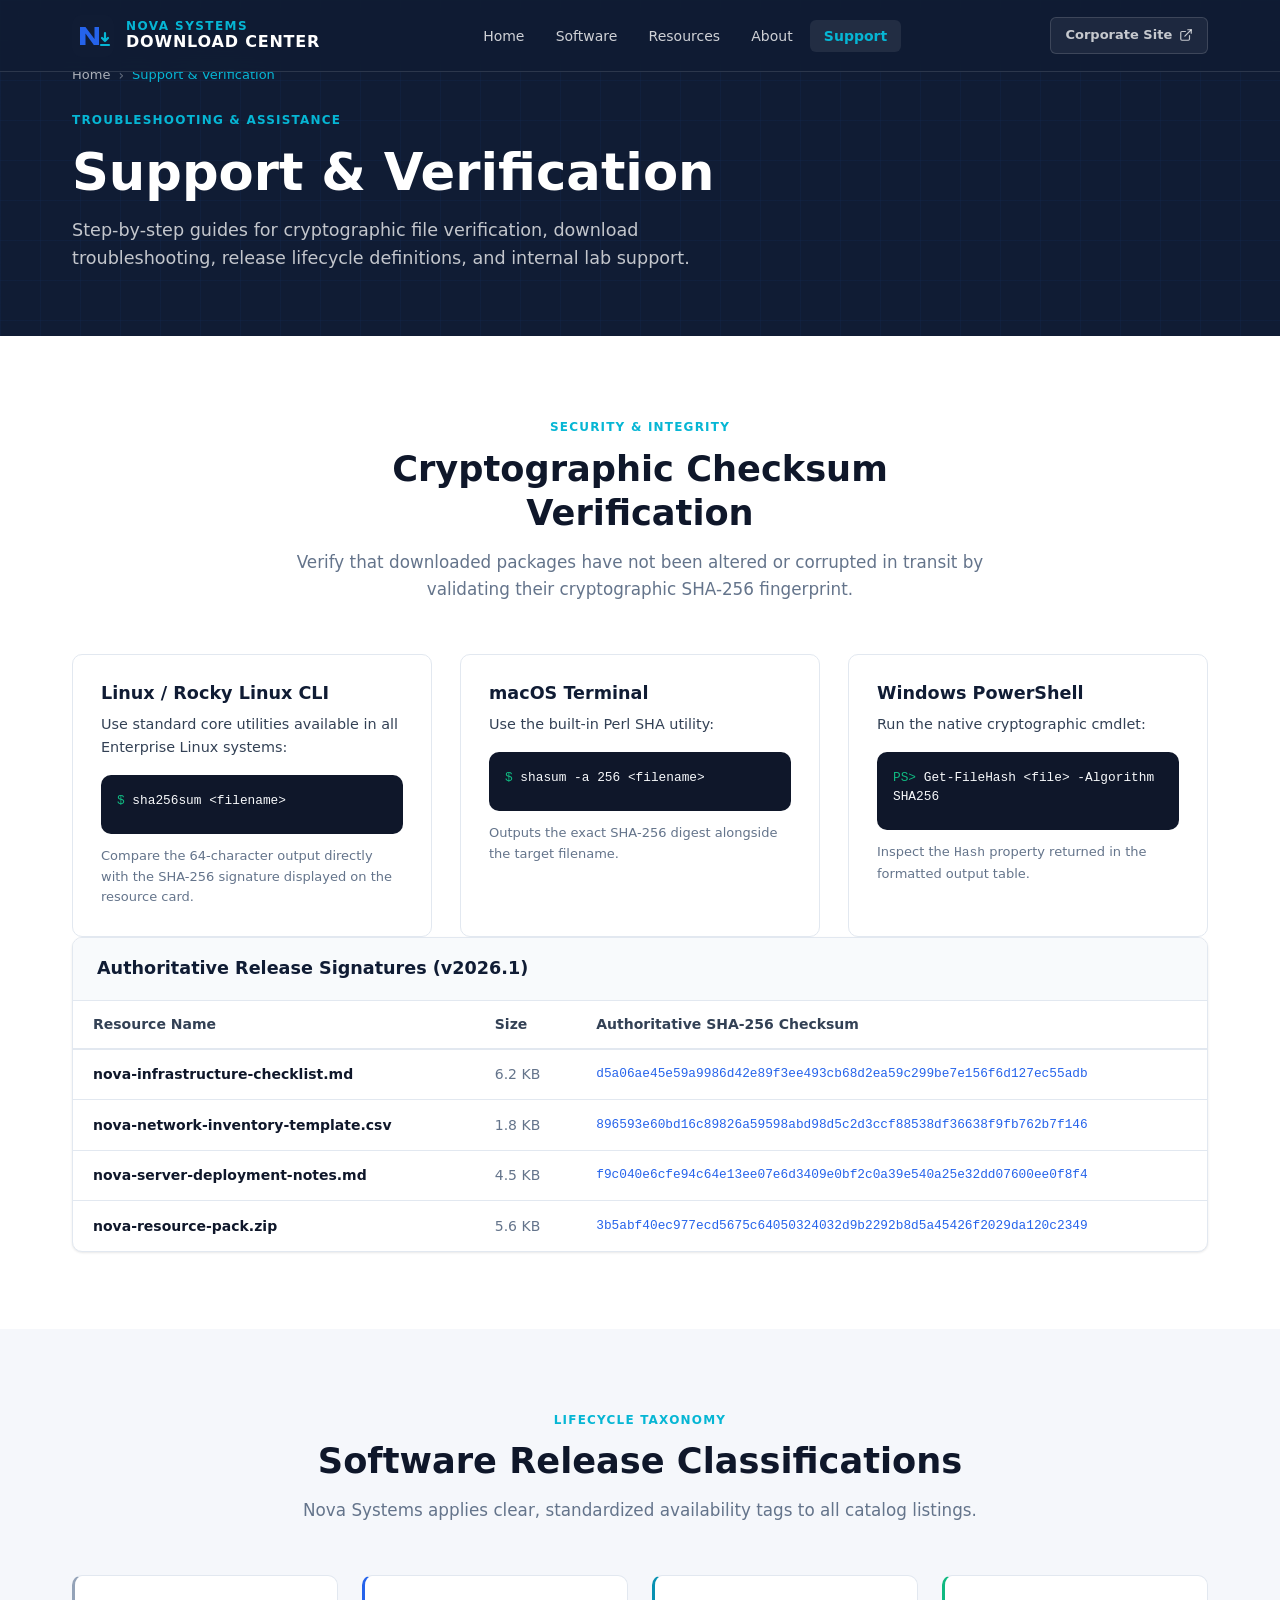
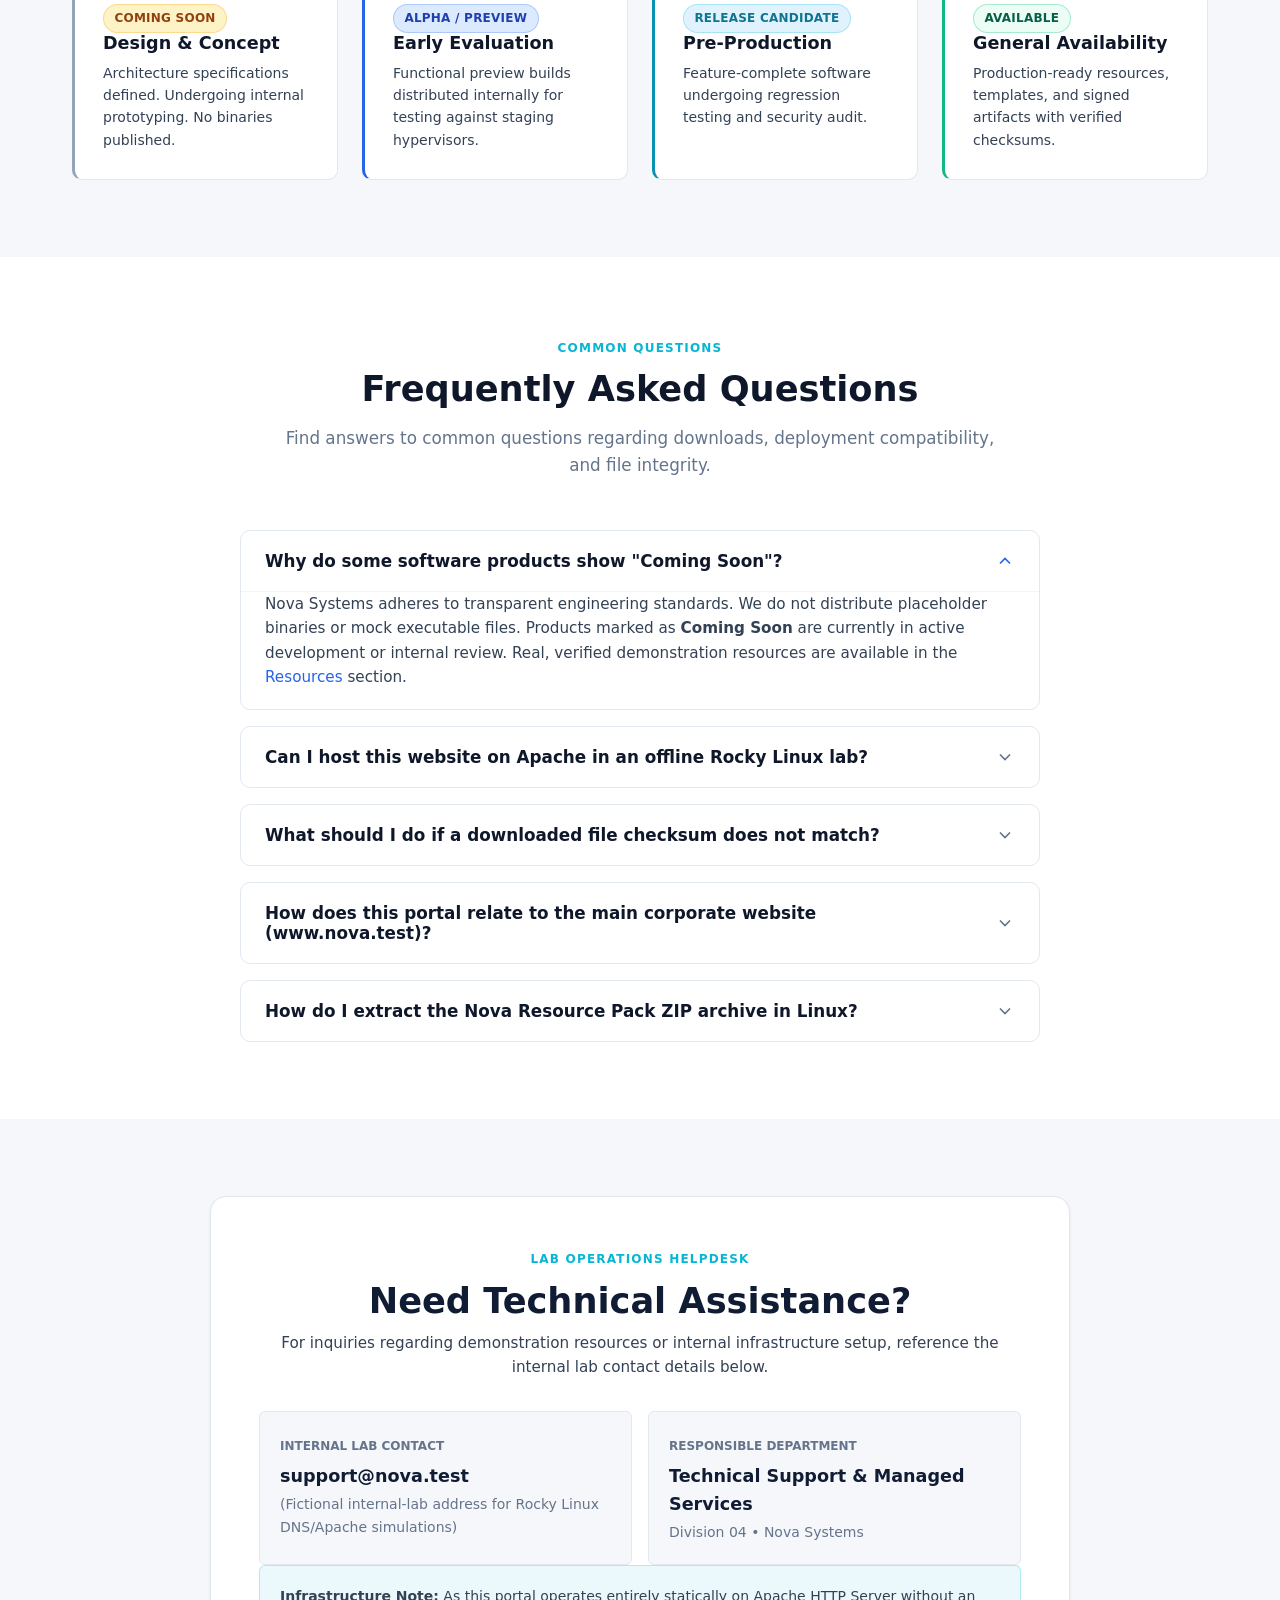
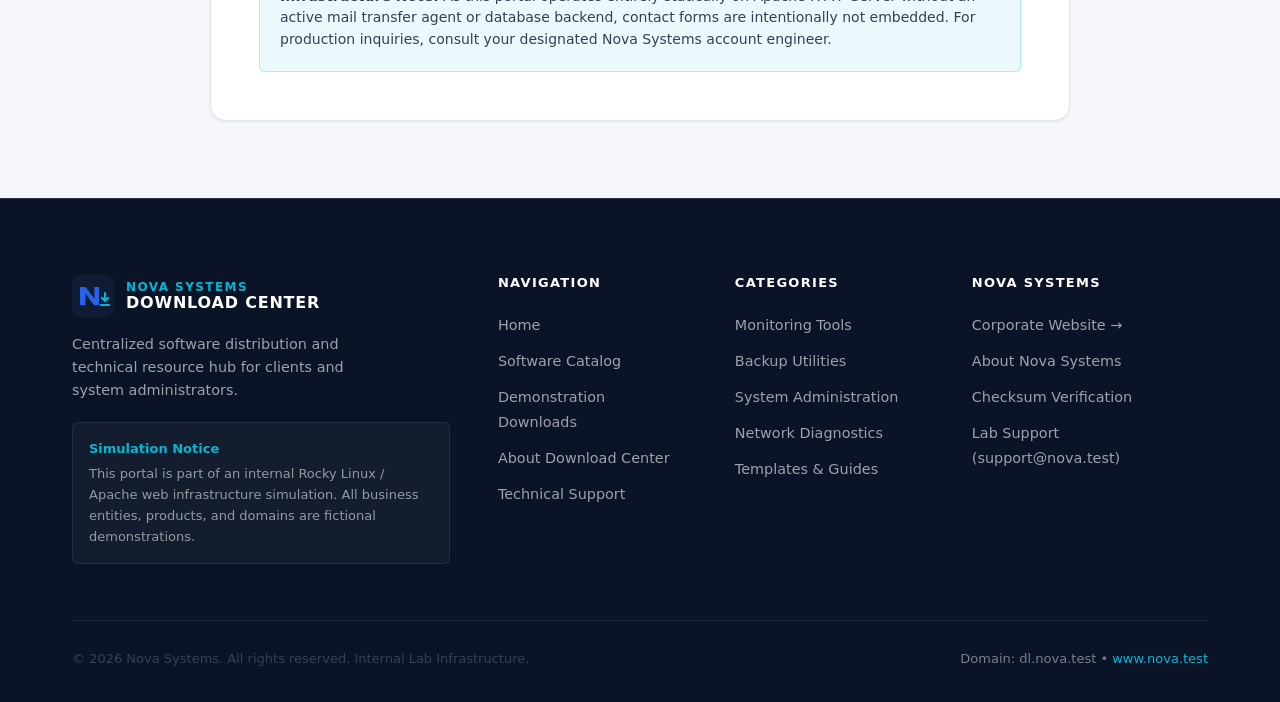
<file: apache/nova-lab/var/www/html/dl-nova/support.html>
<!DOCTYPE html>
<html lang="en">
<head>
  <meta charset="UTF-8" />
  <meta name="viewport" content="width=device-width, initial-scale=1.0" />
  <meta name="description" content="Technical support, FAQ, troubleshooting guidance, and SHA-256 integrity verification instructions for Nova Systems Download Center." />
  <title>Technical Support &amp; Verification — Nova Download Center</title>
  <link rel="stylesheet" href="assets/css/styles.css" />
  <link rel="icon" type="image/svg+xml" href="assets/icons/favicon.svg" />
</head>
<body>

  <!-- ── Navigation Bar ───────────────────────────────────── -->
  <nav id="navbar" role="navigation" aria-label="Main navigation">
    <div class="container nav-inner">

      <a href="index.html" class="nav-logo" aria-label="Nova Download Center homepage">
        <svg class="nav-logo-icon" viewBox="0 0 42 42" fill="none" aria-hidden="true">
          <rect width="42" height="42" rx="9" fill="#101C34"/>
          <path d="M8 30V12h5.5l9 12V12H27v18h-5.2L13.5 18.5V30H8Z" fill="#2563EB"/>
          <path d="M33 18v8m0 0l-3-3m3 3l3-3" stroke="#06B6D4" stroke-width="2.2" stroke-linecap="round" stroke-linejoin="round"/>
          <path d="M29 30h8" stroke="#06B6D4" stroke-width="2.2" stroke-linecap="round"/>
        </svg>
        <div class="nav-logo-text">
          <span class="nav-logo-parent">Nova Systems</span>
          <span class="nav-logo-title">Download Center</span>
        </div>
      </a>

      <ul class="nav-links" role="list">
        <li><a href="index.html">Home</a></li>
        <li><a href="software.html">Software</a></li>
        <li><a href="resources.html">Resources</a></li>
        <li><a href="about.html">About</a></li>
        <li><a href="support.html" class="active" aria-current="page">Support</a></li>
      </ul>

      <a href="http://www.nova.test:8080" class="nav-corp-link" target="_blank" rel="noopener noreferrer" title="Visit Nova Systems corporate website">
        <span>Corporate Site</span>
        <svg width="14" height="14" viewBox="0 0 24 24" fill="none" stroke="currentColor" stroke-width="2" stroke-linecap="round" stroke-linejoin="round" aria-hidden="true">
          <path d="M18 13v6a2 2 0 0 1-2 2H5a2 2 0 0 1-2-2V8a2 2 0 0 1 2-2h6"></path>
          <polyline points="15 3 21 3 21 9"></polyline>
          <line x1="10" y1="14" x2="21" y2="3"></line>
        </svg>
      </a>

      <button class="nav-toggle" id="nav-toggle" aria-label="Open navigation menu" aria-expanded="false" aria-controls="nav-mobile">
        <span></span><span></span><span></span>
      </button>
    </div>
  </nav>

  <!-- Mobile Menu -->
  <nav id="nav-mobile" class="nav-mobile" aria-label="Mobile navigation">
    <a href="index.html">Home</a>
    <a href="software.html">Software</a>
    <a href="resources.html">Resources</a>
    <a href="about.html">About</a>
    <a href="support.html" class="active">Support</a>
    <a href="http://www.nova.test:8080" class="nav-corp-link" target="_blank" rel="noopener noreferrer">
      <span>Nova Systems Corporate Site &rarr;</span>
    </a>
  </nav>

  <main>
    <!-- ── Page Hero ────────────────────────────────────────── -->
    <section class="page-hero page-top" aria-labelledby="support-hero-heading">
      <div class="container">
        <nav class="breadcrumb" aria-label="Breadcrumb">
          <ol role="list">
            <li><a href="index.html">Home</a></li>
            <li class="breadcrumb-separator" aria-hidden="true">›</li>
            <li aria-current="page">Support &amp; Verification</li>
          </ol>
        </nav>
        <span class="section-label">Troubleshooting &amp; Assistance</span>
        <h1 id="support-hero-heading">Support &amp; Verification</h1>
        <p class="page-hero-desc">
          Step-by-step guides for cryptographic file verification, download troubleshooting, release lifecycle definitions, and internal lab support.
        </p>
      </div>
    </section>

    <!-- ── Checksum Verification Guide ──────────────────────── -->
    <section class="section" id="verification">
      <div class="container">
        <div class="section-header">
          <span class="section-label">Security &amp; Integrity</span>
          <h2>Cryptographic Checksum Verification</h2>
          <p>
            Verify that downloaded packages have not been altered or corrupted in transit by validating their cryptographic SHA-256 fingerprint.
          </p>
        </div>

        <div class="grid-3 mb-4">
          <div class="card">
            <h4 style="margin-bottom: 0.5rem; color: var(--navy);">Linux / Rocky Linux CLI</h4>
            <p style="font-size: 0.9rem; margin-bottom: 1rem;">Use standard core utilities available in all Enterprise Linux systems:</p>
            <div class="terminal-card" style="margin: 0; padding: 1rem; font-size: 0.8rem;">
              <div class="terminal-line"><span class="prompt">$</span> sha256sum &lt;filename&gt;</div>
            </div>
            <p style="font-size: 0.8125rem; color: var(--slate); margin-top: 0.75rem;">
              Compare the 64-character output directly with the SHA-256 signature displayed on the resource card.
            </p>
          </div>

          <div class="card">
            <h4 style="margin-bottom: 0.5rem; color: var(--navy);">macOS Terminal</h4>
            <p style="font-size: 0.9rem; margin-bottom: 1rem;">Use the built-in Perl SHA utility:</p>
            <div class="terminal-card" style="margin: 0; padding: 1rem; font-size: 0.8rem;">
              <div class="terminal-line"><span class="prompt">$</span> shasum -a 256 &lt;filename&gt;</div>
            </div>
            <p style="font-size: 0.8125rem; color: var(--slate); margin-top: 0.75rem;">
              Outputs the exact SHA-256 digest alongside the target filename.
            </p>
          </div>

          <div class="card">
            <h4 style="margin-bottom: 0.5rem; color: var(--navy);">Windows PowerShell</h4>
            <p style="font-size: 0.9rem; margin-bottom: 1rem;">Run the native cryptographic cmdlet:</p>
            <div class="terminal-card" style="margin: 0; padding: 1rem; font-size: 0.8rem;">
              <div class="terminal-line"><span class="prompt">PS&gt;</span> Get-FileHash &lt;file&gt; -Algorithm SHA256</div>
            </div>
            <p style="font-size: 0.8125rem; color: var(--slate); margin-top: 0.75rem;">
              Inspect the <code>Hash</code> property returned in the formatted output table.
            </p>
          </div>
        </div>

        <!-- Authoritative Checksum Table -->
        <div style="background: var(--white); border: 1px solid var(--border); border-radius: var(--radius-md); overflow-x: auto; box-shadow: var(--shadow-sm);">
          <div style="padding: 1.25rem 1.5rem; border-bottom: 1px solid var(--border); background: #F8FAFC;">
            <h4 style="margin: 0; color: var(--navy);">Authoritative Release Signatures (v2026.1)</h4>
          </div>
          <table style="width: 100%; border-collapse: collapse; font-size: 0.875rem; text-align: left;">
            <thead>
              <tr style="border-bottom: 2px solid var(--border); background: #FFFFFF;">
                <th style="padding: 0.75rem 1.25rem; color: var(--slate-dark);">Resource Name</th>
                <th style="padding: 0.75rem 1.25rem; color: var(--slate-dark);">Size</th>
                <th style="padding: 0.75rem 1.25rem; color: var(--slate-dark);">Authoritative SHA-256 Checksum</th>
              </tr>
            </thead>
            <tbody>
              <tr style="border-bottom: 1px solid var(--border);">
                <td style="padding: 0.85rem 1.25rem; font-weight: 600;">nova-infrastructure-checklist.md</td>
                <td style="padding: 0.85rem 1.25rem; color: var(--slate);">6.2 KB</td>
                <td style="padding: 0.85rem 1.25rem; font-family: var(--font-mono); font-size: 0.8rem; color: var(--blue);">
                  d5a06ae45e59a9986d42e89f3ee493cb68d2ea59c299be7e156f6d127ec55adb
                </td>
              </tr>
              <tr style="border-bottom: 1px solid var(--border);">
                <td style="padding: 0.85rem 1.25rem; font-weight: 600;">nova-network-inventory-template.csv</td>
                <td style="padding: 0.85rem 1.25rem; color: var(--slate);">1.8 KB</td>
                <td style="padding: 0.85rem 1.25rem; font-family: var(--font-mono); font-size: 0.8rem; color: var(--blue);">
                  896593e60bd16c89826a59598abd98d5c2d3ccf88538df36638f9fb762b7f146
                </td>
              </tr>
              <tr style="border-bottom: 1px solid var(--border);">
                <td style="padding: 0.85rem 1.25rem; font-weight: 600;">nova-server-deployment-notes.md</td>
                <td style="padding: 0.85rem 1.25rem; color: var(--slate);">4.5 KB</td>
                <td style="padding: 0.85rem 1.25rem; font-family: var(--font-mono); font-size: 0.8rem; color: var(--blue);">
                  f9c040e6cfe94c64e13ee07e6d3409e0bf2c0a39e540a25e32dd07600ee0f8f4
                </td>
              </tr>
              <tr>
                <td style="padding: 0.85rem 1.25rem; font-weight: 600;">nova-resource-pack.zip</td>
                <td style="padding: 0.85rem 1.25rem; color: var(--slate);">5.6 KB</td>
                <td style="padding: 0.85rem 1.25rem; font-family: var(--font-mono); font-size: 0.8rem; color: var(--blue);">
                  3b5abf40ec977ecd5675c64050324032d9b2292b8d5a45426f2029da120c2349
                </td>
              </tr>
            </tbody>
          </table>
        </div>
      </div>
    </section>

    <!-- ── Release Lifecycle Standards ──────────────────────── -->
    <section class="section section--light">
      <div class="container">
        <div class="section-header">
          <span class="section-label">Lifecycle Taxonomy</span>
          <h2>Software Release Classifications</h2>
          <p>Nova Systems applies clear, standardized availability tags to all catalog listings.</p>
        </div>

        <div class="grid-4">
          <div class="card" style="border-left: 3px solid #94A3B8;">
            <span class="badge badge-warning mb-2">Coming Soon</span>
            <h4 style="margin-bottom: 0.4rem;">Design &amp; Concept</h4>
            <p style="font-size: 0.875rem;">Architecture specifications defined. Undergoing internal prototyping. No binaries published.</p>
          </div>

          <div class="card" style="border-left: 3px solid var(--blue);">
            <span class="badge badge-blue mb-2">Alpha / Preview</span>
            <h4 style="margin-bottom: 0.4rem;">Early Evaluation</h4>
            <p style="font-size: 0.875rem;">Functional preview builds distributed internally for testing against staging hypervisors.</p>
          </div>

          <div class="card" style="border-left: 3px solid var(--cyan-dark);">
            <span class="badge badge-cyan mb-2">Release Candidate</span>
            <h4 style="margin-bottom: 0.4rem;">Pre-Production</h4>
            <p style="font-size: 0.875rem;">Feature-complete software undergoing regression testing and security audit.</p>
          </div>

          <div class="card" style="border-left: 3px solid var(--success);">
            <span class="badge badge-success mb-2">Available</span>
            <h4 style="margin-bottom: 0.4rem;">General Availability</h4>
            <p style="font-size: 0.875rem;">Production-ready resources, templates, and signed artifacts with verified checksums.</p>
          </div>
        </div>
      </div>
    </section>

    <!-- ── FAQ Section (Accordion) ──────────────────────────── -->
    <section class="section">
      <div class="container">
        <div class="section-header">
          <span class="section-label">Common Questions</span>
          <h2>Frequently Asked Questions</h2>
          <p>Find answers to common questions regarding downloads, deployment compatibility, and file integrity.</p>
        </div>

        <div class="faq-list">
          <!-- Item 1 -->
          <div class="faq-item active">
            <button class="faq-question" aria-expanded="true">
              <span>Why do some software products show "Coming Soon"?</span>
              <svg class="faq-icon" width="20" height="20" viewBox="0 0 24 24" fill="none" stroke="currentColor" stroke-width="2"><polyline points="6 9 12 15 18 9"></polyline></svg>
            </button>
            <div class="faq-answer">
              Nova Systems adheres to transparent engineering standards. We do not distribute placeholder binaries or mock executable files. Products marked as <strong>Coming Soon</strong> are currently in active development or internal review. Real, verified demonstration resources are available in the <a href="resources.html" class="text-blue">Resources</a> section.
            </div>
          </div>

          <!-- Item 2 -->
          <div class="faq-item">
            <button class="faq-question" aria-expanded="false">
              <span>Can I host this website on Apache in an offline Rocky Linux lab?</span>
              <svg class="faq-icon" width="20" height="20" viewBox="0 0 24 24" fill="none" stroke="currentColor" stroke-width="2"><polyline points="6 9 12 15 18 9"></polyline></svg>
            </button>
            <div class="faq-answer">
              Yes. The Nova Download Center website is engineered with 100% static assets (HTML5, CSS3, vanilla JavaScript, and inline SVG graphics). It has zero external CDN dependencies, makes no external network requests, and functions completely offline in air-gapped lab environments.
            </div>
          </div>

          <!-- Item 3 -->
          <div class="faq-item">
            <button class="faq-question" aria-expanded="false">
              <span>What should I do if a downloaded file checksum does not match?</span>
              <svg class="faq-icon" width="20" height="20" viewBox="0 0 24 24" fill="none" stroke="currentColor" stroke-width="2"><polyline points="6 9 12 15 18 9"></polyline></svg>
            </button>
            <div class="faq-answer">
              A checksum mismatch indicates an incomplete download, network transport truncation, or filesystem corruption. Delete the incomplete file, re-download from <code>http://dl.nova.test:8080/resources.html</code>, and run <code>sha256sum &lt;filename&gt;</code> again. Never deploy or execute resources with mismatched signatures.
            </div>
          </div>

          <!-- Item 4 -->
          <div class="faq-item">
            <button class="faq-question" aria-expanded="false">
              <span>How does this portal relate to the main corporate website (www.nova.test)?</span>
              <svg class="faq-icon" width="20" height="20" viewBox="0 0 24 24" fill="none" stroke="currentColor" stroke-width="2"><polyline points="6 9 12 15 18 9"></polyline></svg>
            </button>
            <div class="faq-answer">
              Nova Download Center (<code>dl.nova.test</code>) is designed as a specialized subdomain service under the Nova Systems corporate umbrella. Both websites share the same corporate design system, brand colors, and typography, but run independently on name-based Apache VirtualHosts under port 8080.
            </div>
          </div>

          <!-- Item 5 -->
          <div class="faq-item">
            <button class="faq-question" aria-expanded="false">
              <span>How do I extract the Nova Resource Pack ZIP archive in Linux?</span>
              <svg class="faq-icon" width="20" height="20" viewBox="0 0 24 24" fill="none" stroke="currentColor" stroke-width="2"><polyline points="6 9 12 15 18 9"></polyline></svg>
            </button>
            <div class="faq-answer">
              In your Linux terminal, install the unzip package if needed (<code>dnf install unzip -y</code>), test the archive integrity (<code>unzip -t nova-resource-pack.zip</code>), and extract to your desired working directory (<code>unzip nova-resource-pack.zip -d ./nova-resources/</code>).
            </div>
          </div>
        </div>
      </div>
    </section>

    <!-- ── Technical Support Contact Information ────────────── -->
    <section class="section section--light" id="contact">
      <div class="container">
        <div style="background: var(--white); border: 1px solid var(--border); border-radius: var(--radius-lg); padding: clamp(2rem, 4vw, 3rem); box-shadow: var(--shadow-sm); max-width: 860px; margin-inline: auto;">
          <div style="text-align: center; margin-bottom: 2rem;">
            <span class="section-label">Lab Operations Helpdesk</span>
            <h2 style="color: var(--navy); margin-bottom: 0.5rem;">Need Technical Assistance?</h2>
            <p style="color: var(--slate-dark); font-size: 0.95rem;">
              For inquiries regarding demonstration resources or internal infrastructure setup, reference the internal lab contact details below.
            </p>
          </div>

          <div class="grid-2 gap-2 mb-3">
            <div style="padding: 1.25rem; background: var(--light); border: 1px solid var(--border); border-radius: var(--radius-sm);">
              <span class="text-slate" style="font-size: 0.75rem; font-weight: 700; text-transform: uppercase;">Internal Lab Contact</span>
              <p style="font-size: 1.1rem; font-weight: 700; color: var(--navy); margin-top: 0.25rem;">
                support@nova.test
              </p>
              <small class="text-muted" style="display: block; margin-top: 0.2rem;">
                (Fictional internal-lab address for Rocky Linux DNS/Apache simulations)
              </small>
            </div>

            <div style="padding: 1.25rem; background: var(--light); border: 1px solid var(--border); border-radius: var(--radius-sm);">
              <span class="text-slate" style="font-size: 0.75rem; font-weight: 700; text-transform: uppercase;">Responsible Department</span>
              <p style="font-size: 1.1rem; font-weight: 700; color: var(--navy); margin-top: 0.25rem;">
                Technical Support &amp; Managed Services
              </p>
              <small class="text-muted" style="display: block; margin-top: 0.2rem;">
                Division 04 &bull; Nova Systems
              </small>
            </div>
          </div>

          <div style="background: rgba(6, 182, 212, 0.08); border: 1px solid rgba(6, 182, 212, 0.25); border-radius: var(--radius-sm); padding: 1.25rem; font-size: 0.875rem; color: var(--slate-dark); line-height: 1.55;">
            <strong>Infrastructure Note:</strong> As this portal operates entirely statically on Apache HTTP Server without an active mail transfer agent or database backend, contact forms are intentionally not embedded. For production inquiries, consult your designated Nova Systems account engineer.
          </div>
        </div>
      </div>
    </section>
  </main>

  <!-- ── Footer ───────────────────────────────────────────── -->
  <footer class="footer" role="contentinfo">
    <div class="container">
      <div class="footer-grid">

        <div class="footer-brand">
          <a href="index.html" class="nav-logo" aria-label="Nova Download Center homepage">
            <svg class="nav-logo-icon" viewBox="0 0 42 42" fill="none" aria-hidden="true">
              <rect width="42" height="42" rx="9" fill="#101C34"/>
              <path d="M8 30V12h5.5l9 12V12H27v18h-5.2L13.5 18.5V30H8Z" fill="#2563EB"/>
              <path d="M33 18v8m0 0l-3-3m3 3l3-3" stroke="#06B6D4" stroke-width="2.2" stroke-linecap="round" stroke-linejoin="round"/>
              <path d="M29 30h8" stroke="#06B6D4" stroke-width="2.2" stroke-linecap="round"/>
            </svg>
            <div class="nav-logo-text">
              <span class="nav-logo-parent">Nova Systems</span>
              <span class="nav-logo-title">Download Center</span>
            </div>
          </a>
          <p>Centralized software distribution and technical resource hub for clients and system administrators.</p>
          <div class="footer-disclaimer-box">
            <strong>Simulation Notice</strong>
            This portal is part of an internal Rocky Linux / Apache web infrastructure simulation. All business entities, products, and domains are fictional demonstrations.
          </div>
        </div>

        <div class="footer-col">
          <h5>Navigation</h5>
          <ul>
            <li><a href="index.html">Home</a></li>
            <li><a href="software.html">Software Catalog</a></li>
            <li><a href="resources.html">Demonstration Downloads</a></li>
            <li><a href="about.html">About Download Center</a></li>
            <li><a href="support.html">Technical Support</a></li>
          </ul>
        </div>

        <div class="footer-col">
          <h5>Categories</h5>
          <ul>
            <li><a href="software.html?category=monitoring">Monitoring Tools</a></li>
            <li><a href="software.html?category=backup">Backup Utilities</a></li>
            <li><a href="software.html?category=administration">System Administration</a></li>
            <li><a href="software.html?category=networking">Network Diagnostics</a></li>
            <li><a href="resources.html">Templates &amp; Guides</a></li>
          </ul>
        </div>

        <div class="footer-col">
          <h5>Nova Systems</h5>
          <ul>
            <li><a href="http://www.nova.test:8080" target="_blank" rel="noopener noreferrer">Corporate Website &rarr;</a></li>
            <li><a href="about.html#company">About Nova Systems</a></li>
            <li><a href="support.html#verification">Checksum Verification</a></li>
            <li><a href="support.html#contact">Lab Support (support@nova.test)</a></li>
          </ul>
        </div>

      </div>

      <div class="footer-bottom">
        <p>&copy; 2026 Nova Systems. All rights reserved. Internal Lab Infrastructure.</p>
        <div>
          <span>Domain: dl.nova.test</span> &bull; 
          <a href="http://www.nova.test:8080" class="text-cyan">www.nova.test</a>
        </div>
      </div>
    </div>
  </footer>

  <!-- Scripts -->
  <script src="assets/js/catalog-data.js"></script>
  <script src="assets/js/main.js"></script>
</body>
</html>
</file>
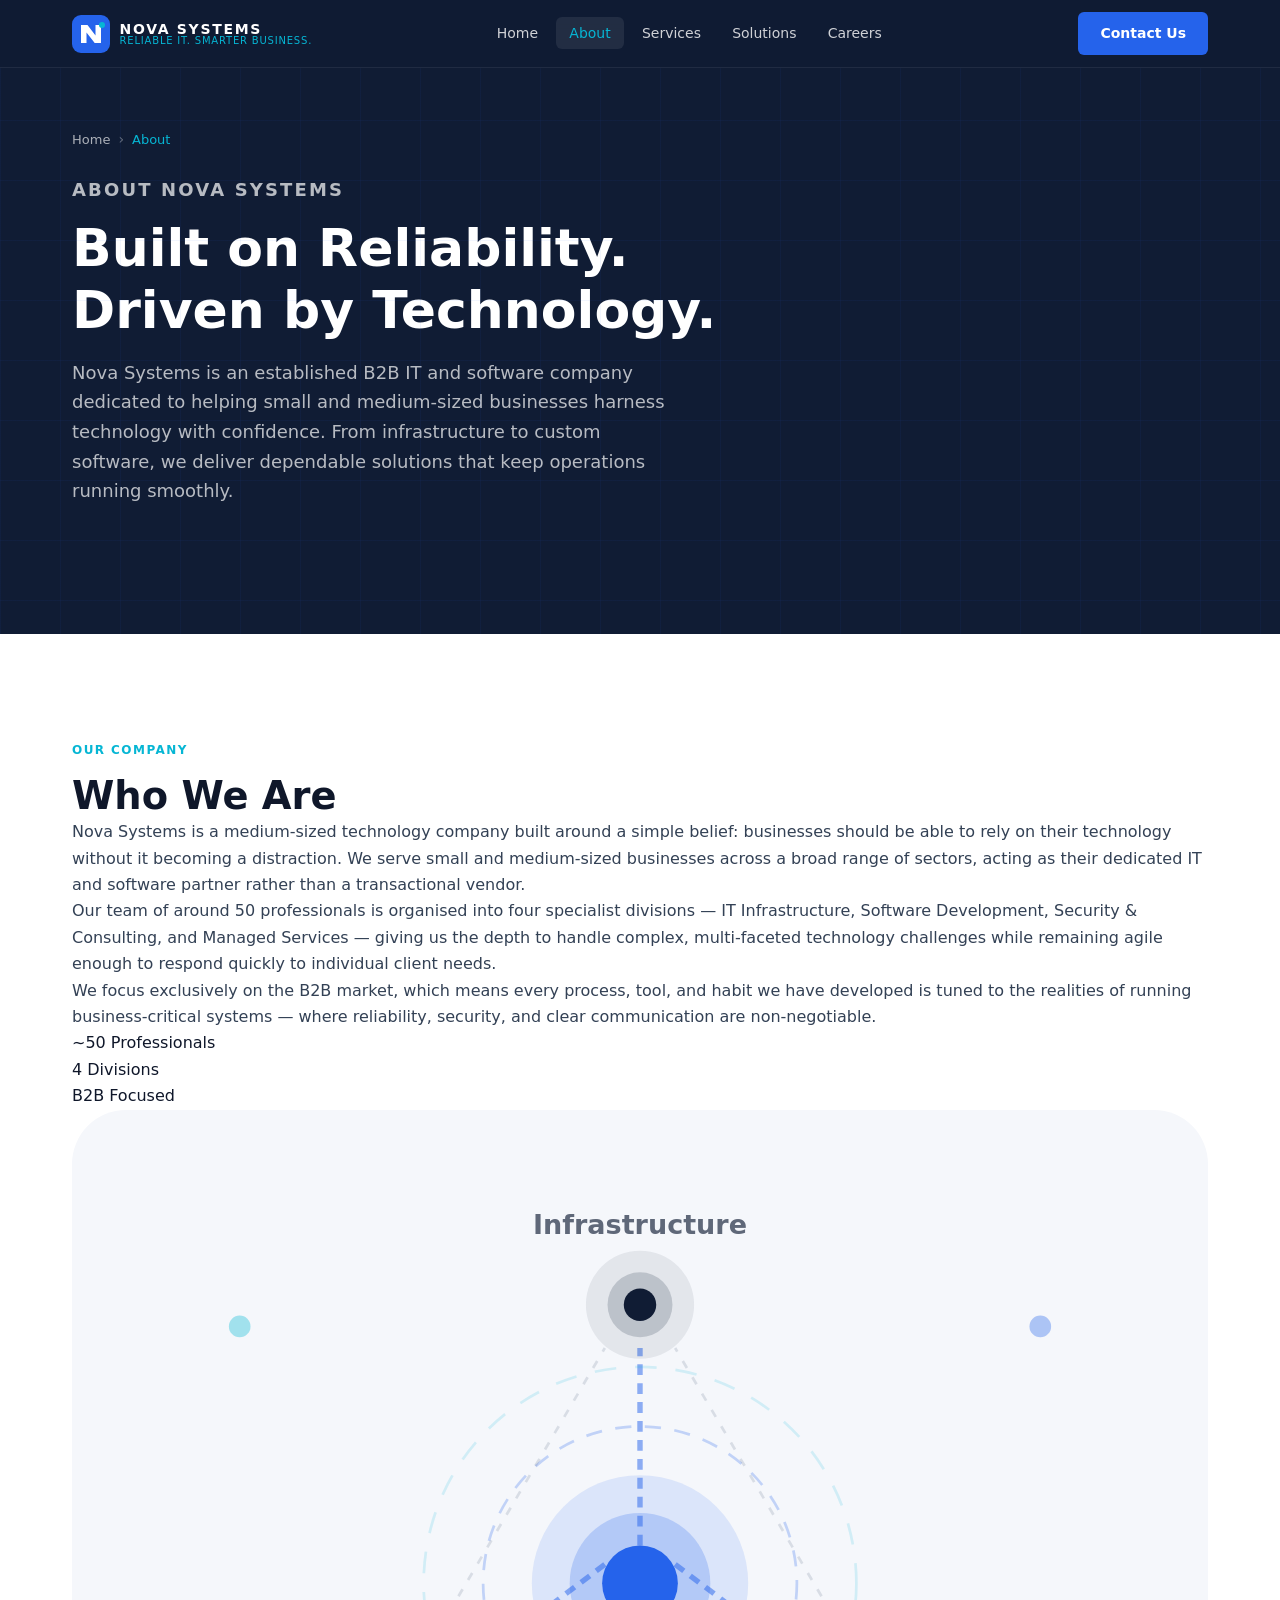
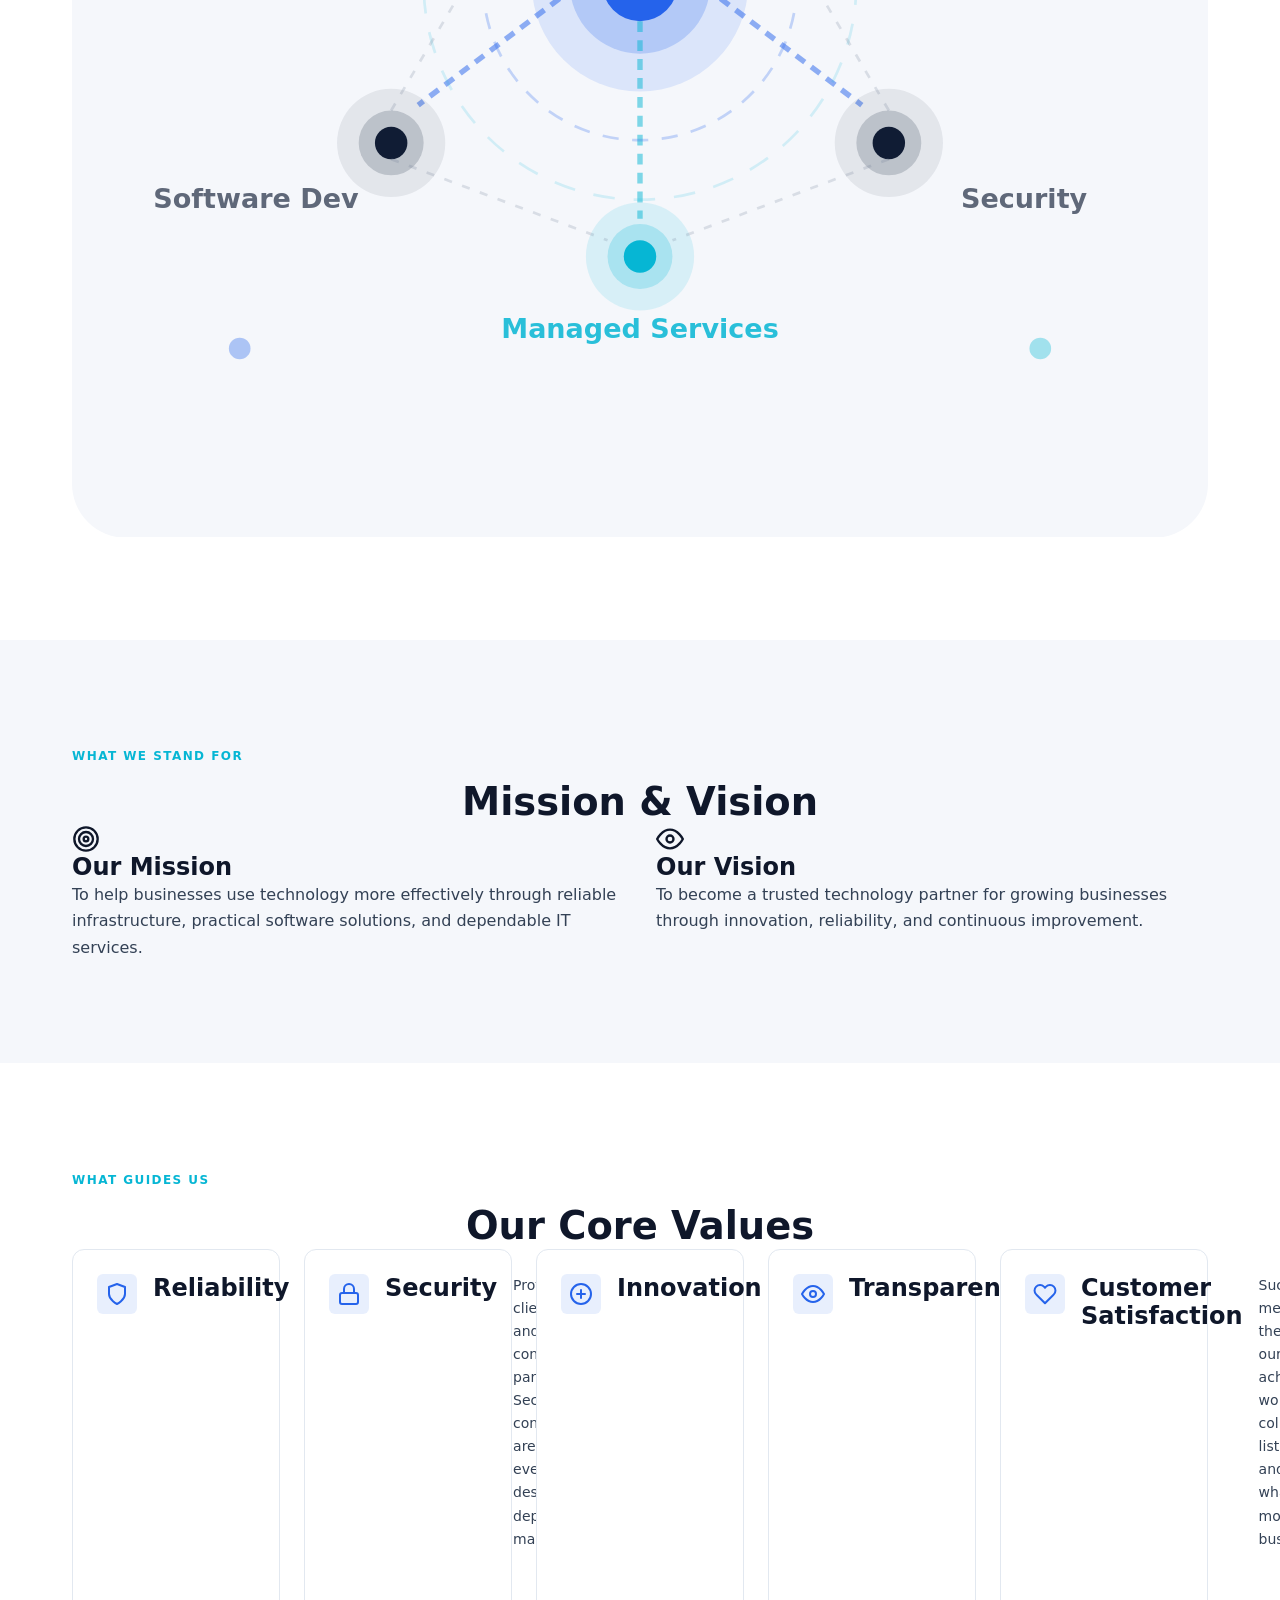
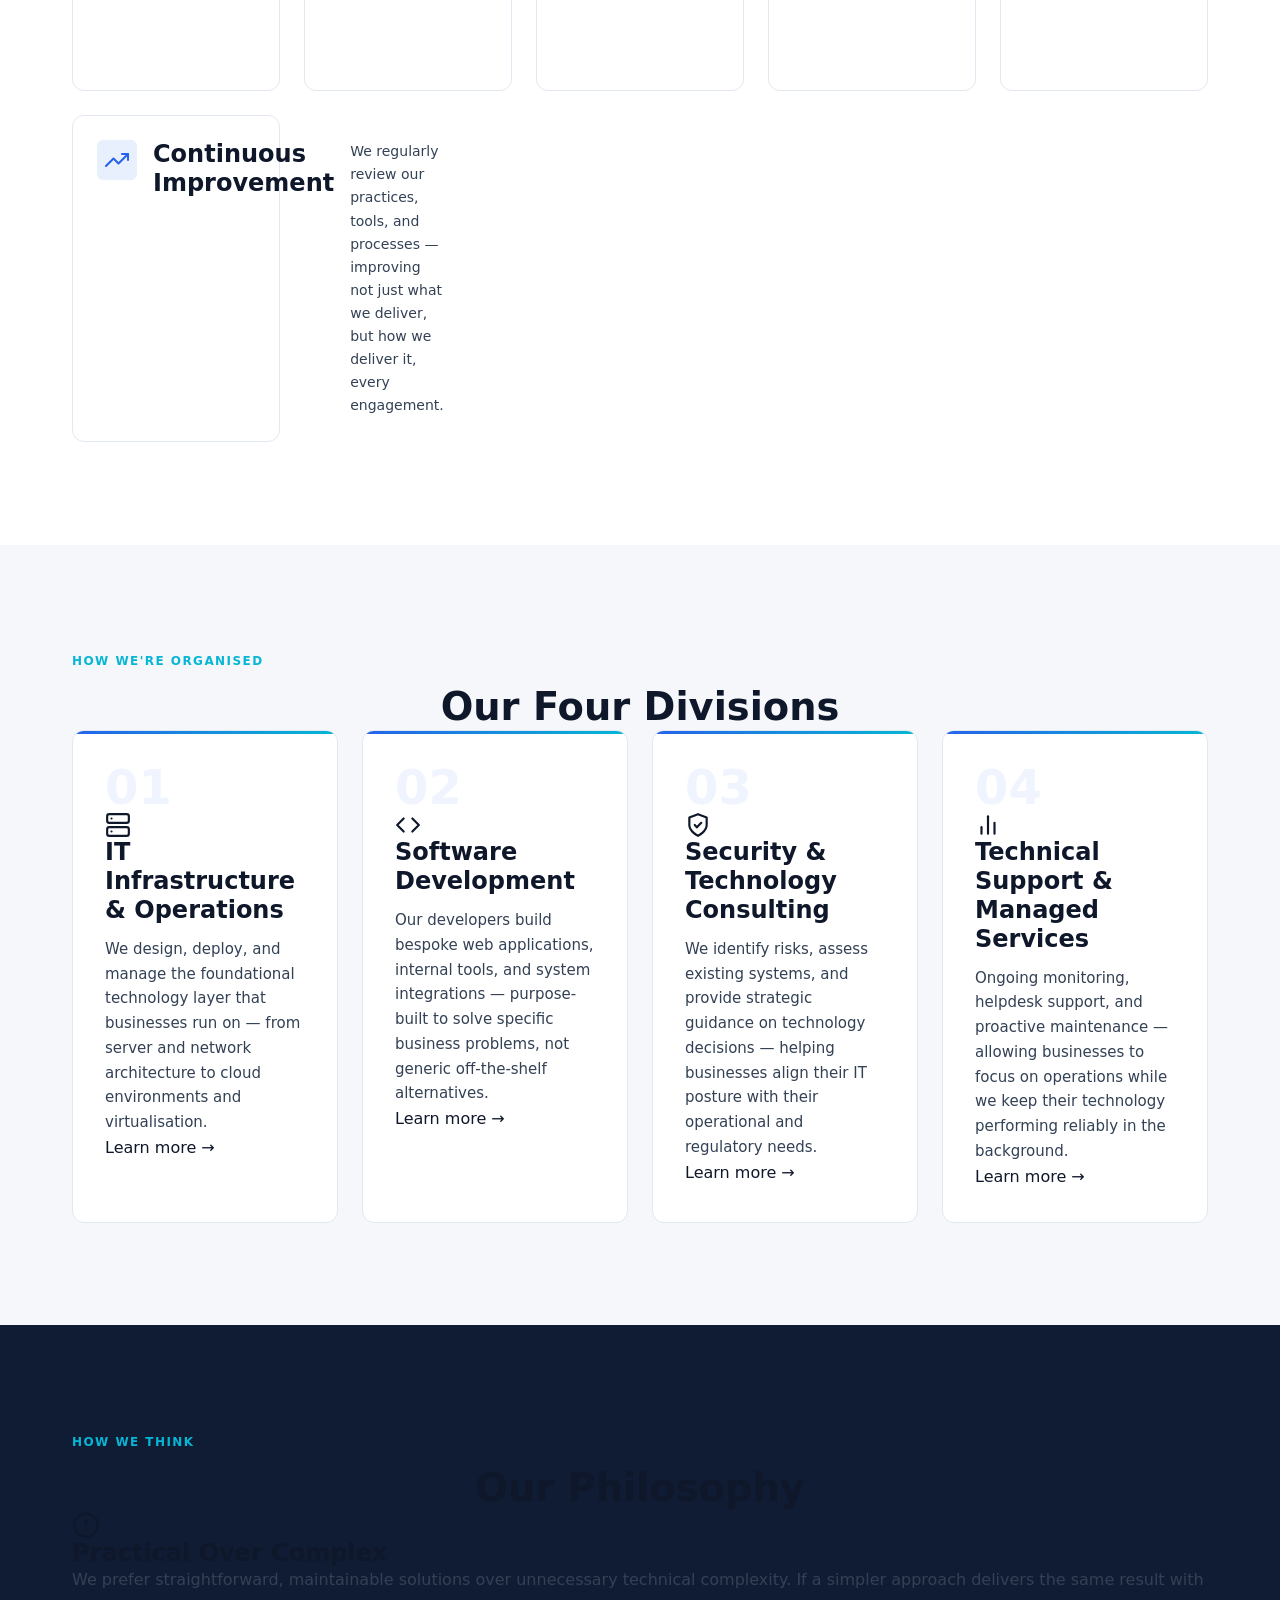
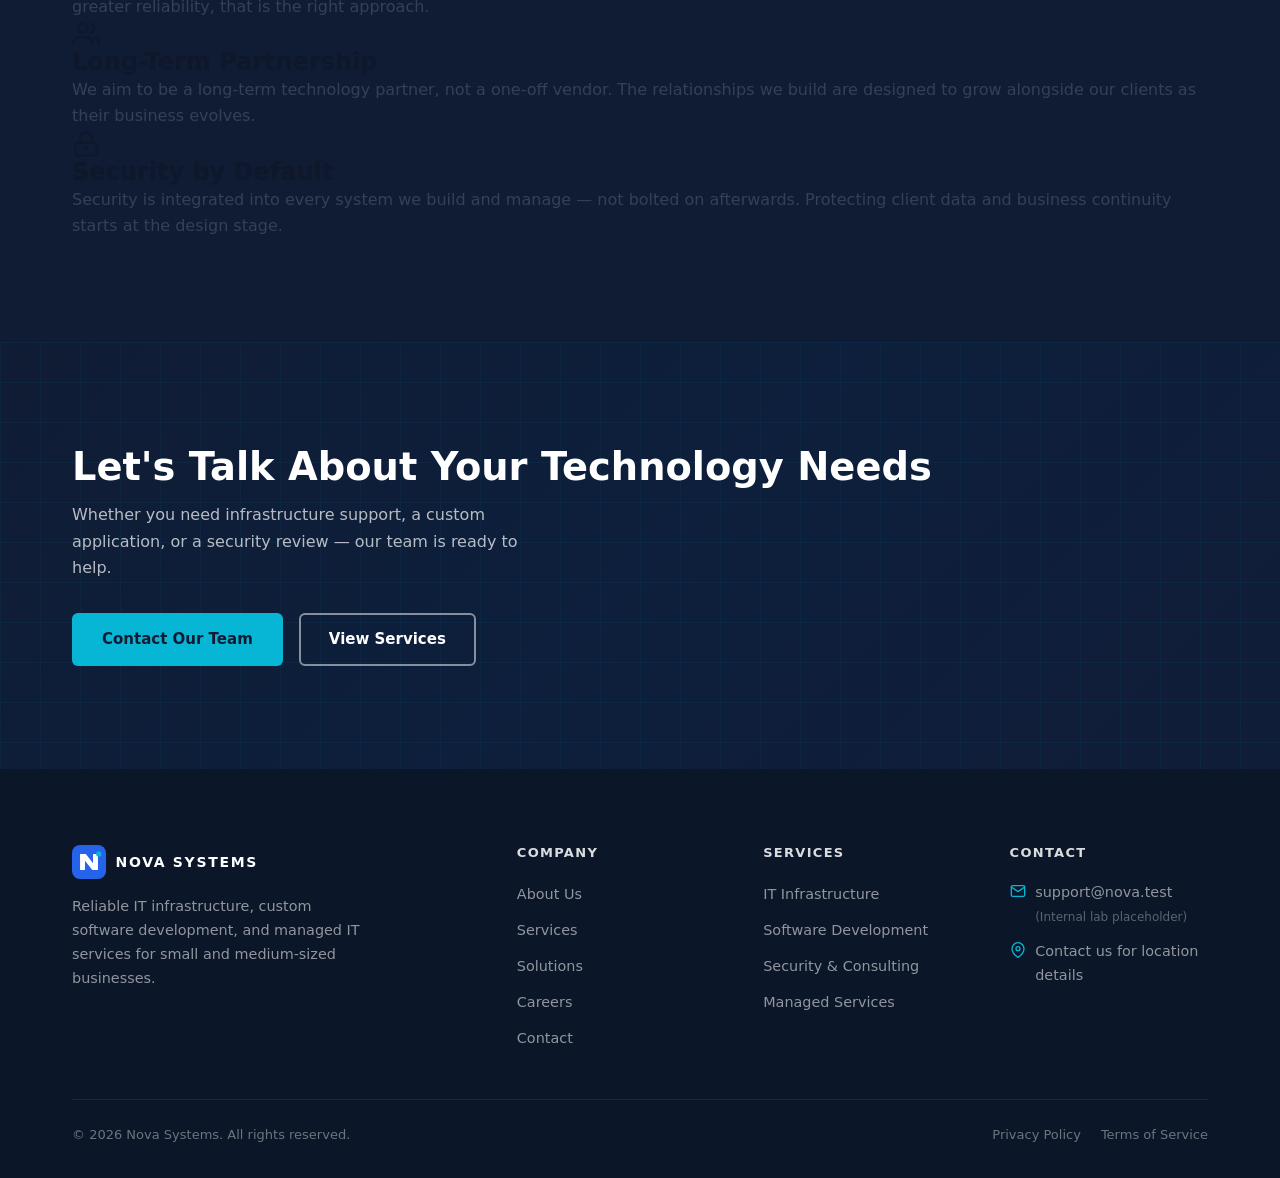
<file: apache/nova-lab/var/www/html/nova/about.html>
<!DOCTYPE html>
<html lang="en">
<head>
  <meta charset="UTF-8" />
  <meta name="viewport" content="width=device-width, initial-scale=1.0" />
  <title>About Nova Systems — Our Story, Mission &amp; Values</title>
  <meta name="description" content="Learn about Nova Systems — our mission, values, team culture, and the four divisions that make us a trusted IT and software partner for growing businesses." />
  <link rel="stylesheet" href="assets/css/styles.css" />
</head>
<body>

  <!-- ======================== NAV ======================== -->
  <nav id="navbar" role="navigation" aria-label="Main navigation">
    <div class="container nav-inner">
      <a href="index.html" class="nav-logo" aria-label="Nova Systems homepage">
        <svg width="38" height="38" viewBox="0 0 38 38" fill="none" aria-hidden="true">
          <rect width="38" height="38" rx="9" fill="#2563EB"/>
          <path d="M9 28V10l6.5 0 8 10.5V10H29V28h-6.3L14.5 17.5V28H9Z" fill="white"/>
          <circle cx="30" cy="10" r="3" fill="#06B6D4"/>
        </svg>
        <div class="nav-logo-text">
          <span class="nav-logo-name">Nova Systems</span>
          <span class="nav-logo-tagline">Reliable IT. Smarter Business.</span>
        </div>
      </a>
      <ul class="nav-links" role="list">
        <li><a href="index.html">Home</a></li>
        <li><a href="about.html">About</a></li>
        <li><a href="services.html">Services</a></li>
        <li><a href="solutions.html">Solutions</a></li>
        <li><a href="careers.html">Careers</a></li>
      </ul>
      <a href="contact.html" class="btn btn-primary btn-sm nav-cta">Contact Us</a>
      <button class="nav-toggle" id="nav-toggle" aria-label="Open navigation" aria-expanded="false" aria-controls="nav-mobile">
        <span></span><span></span><span></span>
      </button>
    </div>
  </nav>
  <nav id="nav-mobile" class="nav-mobile" aria-label="Mobile navigation">
    <a href="index.html">Home</a>
    <a href="about.html">About</a>
    <a href="services.html">Services</a>
    <a href="solutions.html">Solutions</a>
    <a href="careers.html">Careers</a>
    <a href="contact.html" class="btn btn-primary">Contact Us</a>
  </nav>

  <main id="main-content">

    <!-- ======================== 1. PAGE HERO ======================== -->
    <section class="page-hero page-top" aria-labelledby="hero-heading">
      <div class="container">
        <nav class="breadcrumb" aria-label="Breadcrumb">
          <ol role="list">
            <li><a href="index.html">Home</a></li>
            <li class="breadcrumb-separator" aria-hidden="true">›</li>
            <li aria-current="page">About</li>
          </ol>
        </nav>
        <p class="section-label">About Nova Systems</p>
        <h1 id="hero-heading">Built on Reliability.<br>Driven by Technology.</h1>
        <p class="page-hero-sub">Nova Systems is an established B2B IT and software company dedicated to helping small and medium-sized businesses harness technology with confidence. From infrastructure to custom software, we deliver dependable solutions that keep operations running smoothly.</p>
      </div>
    </section>

    <!-- ======================== 2. COMPANY INTRODUCTION ======================== -->
    <section class="section" aria-labelledby="who-we-are-heading">
      <div class="container">
        <div class="about-intro-grid">

          <!-- Left: text content -->
          <div class="about-intro-text">
            <p class="section-label fade-up stagger-1">Our Company</p>
            <h2 id="who-we-are-heading" class="fade-up stagger-2">Who We Are</h2>
            <p class="fade-up stagger-3">Nova Systems is a medium-sized technology company built around a simple belief: businesses should be able to rely on their technology without it becoming a distraction. We serve small and medium-sized businesses across a broad range of sectors, acting as their dedicated IT and software partner rather than a transactional vendor.</p>
            <p class="fade-up stagger-4">Our team of around 50 professionals is organised into four specialist divisions — IT Infrastructure, Software Development, Security &amp; Consulting, and Managed Services — giving us the depth to handle complex, multi-faceted technology challenges while remaining agile enough to respond quickly to individual client needs.</p>
            <p class="fade-up stagger-5">We focus exclusively on the B2B market, which means every process, tool, and habit we have developed is tuned to the realities of running business-critical systems — where reliability, security, and clear communication are non-negotiable.</p>

            <div class="stat-badges fade-up stagger-6" role="list" aria-label="Company highlights">
              <div class="stat-badge" role="listitem">
                <span class="stat-badge-value">~50</span>
                <span class="stat-badge-label">Professionals</span>
              </div>
              <div class="stat-badge" role="listitem">
                <span class="stat-badge-value">4</span>
                <span class="stat-badge-label">Divisions</span>
              </div>
              <div class="stat-badge" role="listitem">
                <span class="stat-badge-value">B2B</span>
                <span class="stat-badge-label">Focused</span>
              </div>
            </div>
          </div>

          <!-- Right: SVG illustration -->
          <div class="about-intro-illustration fade-up stagger-3" aria-hidden="true">
            <svg viewBox="0 0 420 380" fill="none" xmlns="http://www.w3.org/2000/svg" role="img" aria-label="Organisational network illustration">
              <!-- Background card -->
              <rect width="420" height="380" rx="20" fill="#F5F7FB"/>

              <!-- Central node -->
              <circle cx="210" cy="175" r="40" fill="#2563EB" opacity="0.12"/>
              <circle cx="210" cy="175" r="26" fill="#2563EB" opacity="0.22"/>
              <circle cx="210" cy="175" r="14" fill="#2563EB"/>

              <!-- Connector lines -->
              <line x1="210" y1="161" x2="210" y2="88"  stroke="#2563EB" stroke-width="2" stroke-dasharray="4 3" opacity="0.5"/>
              <line x1="197" y1="168" x2="128" y2="220" stroke="#2563EB" stroke-width="2" stroke-dasharray="4 3" opacity="0.5"/>
              <line x1="223" y1="168" x2="292" y2="220" stroke="#2563EB" stroke-width="2" stroke-dasharray="4 3" opacity="0.5"/>
              <line x1="210" y1="189" x2="210" y2="262" stroke="#06B6D4" stroke-width="2" stroke-dasharray="4 3" opacity="0.5"/>

              <!-- Satellite nodes -->
              <!-- Top -->
              <circle cx="210" cy="72" r="20" fill="#101C34" opacity="0.08"/>
              <circle cx="210" cy="72" r="12" fill="#101C34" opacity="0.18"/>
              <circle cx="210" cy="72" r="6"  fill="#101C34"/>

              <!-- Bottom-left -->
              <circle cx="118" cy="234" r="20" fill="#101C34" opacity="0.08"/>
              <circle cx="118" cy="234" r="12" fill="#101C34" opacity="0.18"/>
              <circle cx="118" cy="234" r="6"  fill="#101C34"/>

              <!-- Bottom-right -->
              <circle cx="302" cy="234" r="20" fill="#101C34" opacity="0.08"/>
              <circle cx="302" cy="234" r="12" fill="#101C34" opacity="0.18"/>
              <circle cx="302" cy="234" r="6"  fill="#101C34"/>

              <!-- Bottom-center (cyan accent) -->
              <circle cx="210" cy="276" r="20" fill="#06B6D4" opacity="0.12"/>
              <circle cx="210" cy="276" r="12" fill="#06B6D4" opacity="0.22"/>
              <circle cx="210" cy="276" r="6"  fill="#06B6D4"/>

              <!-- Outer ring pulses -->
              <circle cx="210" cy="175" r="58" stroke="#2563EB" stroke-width="1" stroke-dasharray="6 5" opacity="0.25"/>
              <circle cx="210" cy="175" r="80" stroke="#06B6D4" stroke-width="1" stroke-dasharray="8 7" opacity="0.15"/>

              <!-- Division labels -->
              <text x="210" y="46"  text-anchor="middle" font-family="system-ui,sans-serif" font-size="10" fill="#101C34" opacity="0.65" font-weight="600">Infrastructure</text>
              <text x="68"  y="258" text-anchor="middle" font-family="system-ui,sans-serif" font-size="10" fill="#101C34" opacity="0.65" font-weight="600">Software Dev</text>
              <text x="352" y="258" text-anchor="middle" font-family="system-ui,sans-serif" font-size="10" fill="#101C34" opacity="0.65" font-weight="600">Security</text>
              <text x="210" y="306" text-anchor="middle" font-family="system-ui,sans-serif" font-size="10" fill="#06B6D4" opacity="0.85" font-weight="600">Managed Services</text>

              <!-- Secondary connectors between satellites -->
              <line x1="118" y1="222" x2="197" y2="88"  stroke="#64748B" stroke-width="1" stroke-dasharray="3 4" opacity="0.2"/>
              <line x1="302" y1="222" x2="223" y2="88"  stroke="#64748B" stroke-width="1" stroke-dasharray="3 4" opacity="0.2"/>
              <line x1="118" y1="240" x2="198" y2="270" stroke="#64748B" stroke-width="1" stroke-dasharray="3 4" opacity="0.2"/>
              <line x1="302" y1="240" x2="222" y2="270" stroke="#64748B" stroke-width="1" stroke-dasharray="3 4" opacity="0.2"/>

              <!-- Decorative dots -->
              <circle cx="62"  cy="80"  r="4" fill="#06B6D4" opacity="0.35"/>
              <circle cx="358" cy="80"  r="4" fill="#2563EB" opacity="0.35"/>
              <circle cx="62"  cy="310" r="4" fill="#2563EB" opacity="0.35"/>
              <circle cx="358" cy="310" r="4" fill="#06B6D4" opacity="0.35"/>
            </svg>
          </div>

        </div>
      </div>
    </section>

    <!-- ======================== 3. MISSION & VISION ======================== -->
    <section class="section section--light" aria-labelledby="mission-vision-heading">
      <div class="container">
        <p class="section-label text-center fade-up stagger-1">What We Stand For</p>
        <h2 id="mission-vision-heading" class="text-center fade-up stagger-2">Mission &amp; Vision</h2>
        <div class="mission-vision fade-up stagger-3">

          <article class="mission-card" aria-labelledby="mission-heading">
            <div class="mission-card-icon" aria-hidden="true">
              <svg width="28" height="28" viewBox="0 0 24 24" fill="none" stroke="currentColor" stroke-width="2" stroke-linecap="round" stroke-linejoin="round">
                <circle cx="12" cy="12" r="10"/>
                <circle cx="12" cy="12" r="6"/>
                <circle cx="12" cy="12" r="2"/>
              </svg>
            </div>
            <h3 id="mission-heading">Our Mission</h3>
            <p>To help businesses use technology more effectively through reliable infrastructure, practical software solutions, and dependable IT services.</p>
          </article>

          <article class="mission-card" aria-labelledby="vision-heading">
            <div class="mission-card-icon" aria-hidden="true">
              <svg width="28" height="28" viewBox="0 0 24 24" fill="none" stroke="currentColor" stroke-width="2" stroke-linecap="round" stroke-linejoin="round">
                <path d="M1 12s4-8 11-8 11 8 11 8-4 8-11 8-11-8-11-8z"/>
                <circle cx="12" cy="12" r="3"/>
              </svg>
            </div>
            <h3 id="vision-heading">Our Vision</h3>
            <p>To become a trusted technology partner for growing businesses through innovation, reliability, and continuous improvement.</p>
          </article>

        </div>
      </div>
    </section>

    <!-- ======================== 4. CORE VALUES ======================== -->
    <section class="section" aria-labelledby="values-heading">
      <div class="container">
        <p class="section-label text-center fade-up stagger-1">What Guides Us</p>
        <h2 id="values-heading" class="text-center fade-up stagger-2">Our Core Values</h2>
        <div class="values-grid">

          <article class="value-item fade-up stagger-1" aria-labelledby="val-reliability">
            <div class="value-icon" aria-hidden="true">
              <svg width="24" height="24" viewBox="0 0 24 24" fill="none" stroke="currentColor" stroke-width="2" stroke-linecap="round" stroke-linejoin="round">
                <path d="M12 22s8-4 8-10V5l-8-3-8 3v7c0 6 8 10 8 10z"/>
              </svg>
            </div>
            <h3 id="val-reliability">Reliability</h3>
            <p>We build systems and form partnerships our clients can count on — day in, day out. Consistency is not a feature, it is our baseline.</p>
          </article>

          <article class="value-item fade-up stagger-2" aria-labelledby="val-security">
            <div class="value-icon" aria-hidden="true">
              <svg width="24" height="24" viewBox="0 0 24 24" fill="none" stroke="currentColor" stroke-width="2" stroke-linecap="round" stroke-linejoin="round">
                <rect x="3" y="11" width="18" height="11" rx="2" ry="2"/>
                <path d="M7 11V7a5 5 0 0 1 10 0v4"/>
              </svg>
            </div>
            <h3 id="val-security">Security</h3>
            <p>Protecting client data and business continuity is paramount. Security considerations are built into everything we design, deploy, and maintain.</p>
          </article>

          <article class="value-item fade-up stagger-3" aria-labelledby="val-innovation">
            <div class="value-icon" aria-hidden="true">
              <svg width="24" height="24" viewBox="0 0 24 24" fill="none" stroke="currentColor" stroke-width="2" stroke-linecap="round" stroke-linejoin="round">
                <circle cx="12" cy="12" r="10"/>
                <line x1="12" y1="8"  x2="12" y2="16"/>
                <line x1="8"  y1="12" x2="16" y2="12"/>
              </svg>
            </div>
            <h3 id="val-innovation">Innovation</h3>
            <p>We stay ahead of technology trends so our clients don't have to, bringing relevant advances to business problems in practical and meaningful ways.</p>
          </article>

          <article class="value-item fade-up stagger-4" aria-labelledby="val-transparency">
            <div class="value-icon" aria-hidden="true">
              <svg width="24" height="24" viewBox="0 0 24 24" fill="none" stroke="currentColor" stroke-width="2" stroke-linecap="round" stroke-linejoin="round">
                <path d="M1 12s4-8 11-8 11 8 11 8-4 8-11 8-11-8-11-8z"/>
                <circle cx="12" cy="12" r="3"/>
              </svg>
            </div>
            <h3 id="val-transparency">Transparency</h3>
            <p>Clear, honest communication at every stage — in pricing, project status, and risk — so our clients can make informed decisions with confidence.</p>
          </article>

          <article class="value-item fade-up stagger-5" aria-labelledby="val-customer">
            <div class="value-icon" aria-hidden="true">
              <svg width="24" height="24" viewBox="0 0 24 24" fill="none" stroke="currentColor" stroke-width="2" stroke-linecap="round" stroke-linejoin="round">
                <path d="M20.84 4.61a5.5 5.5 0 0 0-7.78 0L12 5.67l-1.06-1.06a5.5 5.5 0 0 0-7.78 7.78l1.06 1.06L12 21.23l7.78-7.78 1.06-1.06a5.5 5.5 0 0 0 0-7.78z"/>
              </svg>
            </div>
            <h3 id="val-customer">Customer Satisfaction</h3>
            <p>Success is measured by the outcomes our clients achieve. We work collaboratively, listen carefully, and adapt to what matters most to each business.</p>
          </article>

          <article class="value-item fade-up stagger-6" aria-labelledby="val-improvement">
            <div class="value-icon" aria-hidden="true">
              <svg width="24" height="24" viewBox="0 0 24 24" fill="none" stroke="currentColor" stroke-width="2" stroke-linecap="round" stroke-linejoin="round">
                <polyline points="23 6 13.5 15.5 8.5 10.5 1 18"/>
                <polyline points="17 6 23 6 23 12"/>
              </svg>
            </div>
            <h3 id="val-improvement">Continuous Improvement</h3>
            <p>We regularly review our practices, tools, and processes — improving not just what we deliver, but how we deliver it, every engagement.</p>
          </article>

        </div>
      </div>
    </section>

    <!-- ======================== 5. FOUR DIVISIONS ======================== -->
    <section class="section section--light" aria-labelledby="divisions-heading">
      <div class="container">
        <p class="section-label text-center fade-up stagger-1">How We're Organised</p>
        <h2 id="divisions-heading" class="text-center fade-up stagger-2">Our Four Divisions</h2>
        <div class="divisions-grid">

          <article class="division-card fade-up stagger-1" aria-labelledby="div-infrastructure">
            <span class="division-number" aria-hidden="true">01</span>
            <div class="division-icon" aria-hidden="true">
              <svg width="26" height="26" viewBox="0 0 24 24" fill="none" stroke="currentColor" stroke-width="2" stroke-linecap="round" stroke-linejoin="round">
                <rect x="2" y="2" width="20" height="8" rx="2" ry="2"/>
                <rect x="2" y="14" width="20" height="8" rx="2" ry="2"/>
                <line x1="6" y1="6" x2="6.01" y2="6"/>
                <line x1="6" y1="18" x2="6.01" y2="18"/>
              </svg>
            </div>
            <h3 id="div-infrastructure">IT Infrastructure &amp; Operations</h3>
            <p>We design, deploy, and manage the foundational technology layer that businesses run on — from server and network architecture to cloud environments and virtualisation.</p>
            <a href="services.html#infrastructure" class="division-link">Learn more <span aria-hidden="true">→</span></a>
          </article>

          <article class="division-card fade-up stagger-2" aria-labelledby="div-software">
            <span class="division-number" aria-hidden="true">02</span>
            <div class="division-icon" aria-hidden="true">
              <svg width="26" height="26" viewBox="0 0 24 24" fill="none" stroke="currentColor" stroke-width="2" stroke-linecap="round" stroke-linejoin="round">
                <polyline points="16 18 22 12 16 6"/>
                <polyline points="8 6 2 12 8 18"/>
              </svg>
            </div>
            <h3 id="div-software">Software Development</h3>
            <p>Our developers build bespoke web applications, internal tools, and system integrations — purpose-built to solve specific business problems, not generic off-the-shelf alternatives.</p>
            <a href="services.html#software" class="division-link">Learn more <span aria-hidden="true">→</span></a>
          </article>

          <article class="division-card fade-up stagger-3" aria-labelledby="div-security">
            <span class="division-number" aria-hidden="true">03</span>
            <div class="division-icon" aria-hidden="true">
              <svg width="26" height="26" viewBox="0 0 24 24" fill="none" stroke="currentColor" stroke-width="2" stroke-linecap="round" stroke-linejoin="round">
                <path d="M12 22s8-4 8-10V5l-8-3-8 3v7c0 6 8 10 8 10z"/>
                <line x1="9" y1="12" x2="11" y2="14"/>
                <line x1="15" y1="10" x2="11" y2="14"/>
              </svg>
            </div>
            <h3 id="div-security">Security &amp; Technology Consulting</h3>
            <p>We identify risks, assess existing systems, and provide strategic guidance on technology decisions — helping businesses align their IT posture with their operational and regulatory needs.</p>
            <a href="services.html#security" class="division-link">Learn more <span aria-hidden="true">→</span></a>
          </article>

          <article class="division-card fade-up stagger-4" aria-labelledby="div-support">
            <span class="division-number" aria-hidden="true">04</span>
            <div class="division-icon" aria-hidden="true">
              <svg width="26" height="26" viewBox="0 0 24 24" fill="none" stroke="currentColor" stroke-width="2" stroke-linecap="round" stroke-linejoin="round">
                <path d="M18 20V10"/>
                <path d="M12 20V4"/>
                <path d="M6 20v-6"/>
              </svg>
            </div>
            <h3 id="div-support">Technical Support &amp; Managed Services</h3>
            <p>Ongoing monitoring, helpdesk support, and proactive maintenance — allowing businesses to focus on operations while we keep their technology performing reliably in the background.</p>
            <a href="services.html#support" class="division-link">Learn more <span aria-hidden="true">→</span></a>
          </article>

        </div>
      </div>
    </section>

    <!-- ======================== 6. COMPANY PHILOSOPHY ======================== -->
    <section class="section section--navy" aria-labelledby="philosophy-heading">
      <div class="container">
        <p class="section-label text-center fade-up stagger-1">How We Think</p>
        <h2 id="philosophy-heading" class="text-center fade-up stagger-2">Our Philosophy</h2>
        <div class="philosophy-grid">

          <article class="philosophy-pillar fade-up stagger-2" aria-labelledby="phil-practical">
            <div class="philosophy-icon" aria-hidden="true">
              <svg width="28" height="28" viewBox="0 0 24 24" fill="none" stroke="currentColor" stroke-width="2" stroke-linecap="round" stroke-linejoin="round">
                <circle cx="12" cy="12" r="10"/>
                <line x1="12" y1="8"  x2="12" y2="12"/>
                <line x1="12" y1="16" x2="12.01" y2="16"/>
              </svg>
            </div>
            <h3 id="phil-practical">Practical Over Complex</h3>
            <p>We prefer straightforward, maintainable solutions over unnecessary technical complexity. If a simpler approach delivers the same result with greater reliability, that is the right approach.</p>
          </article>

          <article class="philosophy-pillar fade-up stagger-3" aria-labelledby="phil-partnership">
            <div class="philosophy-icon" aria-hidden="true">
              <svg width="28" height="28" viewBox="0 0 24 24" fill="none" stroke="currentColor" stroke-width="2" stroke-linecap="round" stroke-linejoin="round">
                <path d="M17 21v-2a4 4 0 0 0-4-4H5a4 4 0 0 0-4 4v2"/>
                <circle cx="9" cy="7" r="4"/>
                <path d="M23 21v-2a4 4 0 0 0-3-3.87"/>
                <path d="M16 3.13a4 4 0 0 1 0 7.75"/>
              </svg>
            </div>
            <h3 id="phil-partnership">Long-Term Partnership</h3>
            <p>We aim to be a long-term technology partner, not a one-off vendor. The relationships we build are designed to grow alongside our clients as their business evolves.</p>
          </article>

          <article class="philosophy-pillar fade-up stagger-4" aria-labelledby="phil-security">
            <div class="philosophy-icon" aria-hidden="true">
              <svg width="28" height="28" viewBox="0 0 24 24" fill="none" stroke="currentColor" stroke-width="2" stroke-linecap="round" stroke-linejoin="round">
                <rect x="3" y="11" width="18" height="11" rx="2" ry="2"/>
                <path d="M7 11V7a5 5 0 0 1 10 0v4"/>
                <circle cx="12" cy="16" r="1" fill="currentColor"/>
              </svg>
            </div>
            <h3 id="phil-security">Security by Default</h3>
            <p>Security is integrated into every system we build and manage — not bolted on afterwards. Protecting client data and business continuity starts at the design stage.</p>
          </article>

        </div>
      </div>
    </section>

    <!-- ======================== 7. CTA BAND ======================== -->
    <section class="section cta-band" aria-labelledby="cta-heading">
      <div class="container">
        <div class="cta-band-inner">
          <div class="cta-band-text fade-up stagger-1">
            <h2 id="cta-heading">Let's Talk About Your Technology Needs</h2>
            <p>Whether you need infrastructure support, a custom application, or a security review — our team is ready to help.</p>
          </div>
          <div class="cta-band-actions fade-up stagger-2">
            <a href="contact.html" class="btn btn-cyan">Contact Our Team</a>
            <a href="services.html" class="btn btn-secondary">View Services</a>
          </div>
        </div>
      </div>
    </section>

  </main>

  <!-- ======================== FOOTER ======================== -->
  <footer class="footer" role="contentinfo">
    <div class="container">
      <div class="footer-grid">
        <div class="footer-brand">
          <a href="index.html" class="nav-logo" aria-label="Nova Systems homepage">
            <svg width="34" height="34" viewBox="0 0 38 38" fill="none" aria-hidden="true">
              <rect width="38" height="38" rx="9" fill="#2563EB"/>
              <path d="M9 28V10l6.5 0 8 10.5V10H29V28h-6.3L14.5 17.5V28H9Z" fill="white"/>
              <circle cx="30" cy="10" r="3" fill="#06B6D4"/>
            </svg>
            <div class="nav-logo-text"><span class="nav-logo-name">Nova Systems</span></div>
          </a>
          <p>Reliable IT infrastructure, custom software development, and managed IT services for small and medium-sized businesses.</p>
        </div>
        <div class="footer-col">
          <h5>Company</h5>
          <ul>
            <li><a href="about.html">About Us</a></li>
            <li><a href="services.html">Services</a></li>
            <li><a href="solutions.html">Solutions</a></li>
            <li><a href="careers.html">Careers</a></li>
            <li><a href="contact.html">Contact</a></li>
          </ul>
        </div>
        <div class="footer-col">
          <h5>Services</h5>
          <ul>
            <li><a href="services.html#infrastructure">IT Infrastructure</a></li>
            <li><a href="services.html#software">Software Development</a></li>
            <li><a href="services.html#security">Security &amp; Consulting</a></li>
            <li><a href="services.html#support">Managed Services</a></li>
          </ul>
        </div>
        <div class="footer-col">
          <h5>Contact</h5>
          <div class="footer-contact-item">
            <svg width="16" height="16" viewBox="0 0 24 24" fill="none" stroke="currentColor" stroke-width="2" stroke-linecap="round" stroke-linejoin="round" aria-hidden="true"><path d="M4 4h16c1.1 0 2 .9 2 2v12c0 1.1-.9 2-2 2H4c-1.1 0-2-.9-2-2V6c0-1.1.9-2 2-2z"/><polyline points="22,6 12,13 2,6"/></svg>
            <span>support@nova.test<br><small style="opacity:.6">(Internal lab placeholder)</small></span>
          </div>
          <div class="footer-contact-item">
            <svg width="16" height="16" viewBox="0 0 24 24" fill="none" stroke="currentColor" stroke-width="2" stroke-linecap="round" stroke-linejoin="round" aria-hidden="true"><path d="M21 10c0 7-9 13-9 13s-9-6-9-13a9 9 0 0 1 18 0z"/><circle cx="12" cy="10" r="3"/></svg>
            <span>Contact us for location details</span>
          </div>
        </div>
      </div>
      <div class="footer-bottom">
        <p>&copy; 2026 Nova Systems. All rights reserved.</p>
        <nav class="footer-legal" aria-label="Legal links">
          <a href="#">Privacy Policy</a>
          <a href="#">Terms of Service</a>
        </nav>
      </div>
    </div>
  </footer>
  <script src="assets/js/main.js"></script>

</body>
</html>
</file>
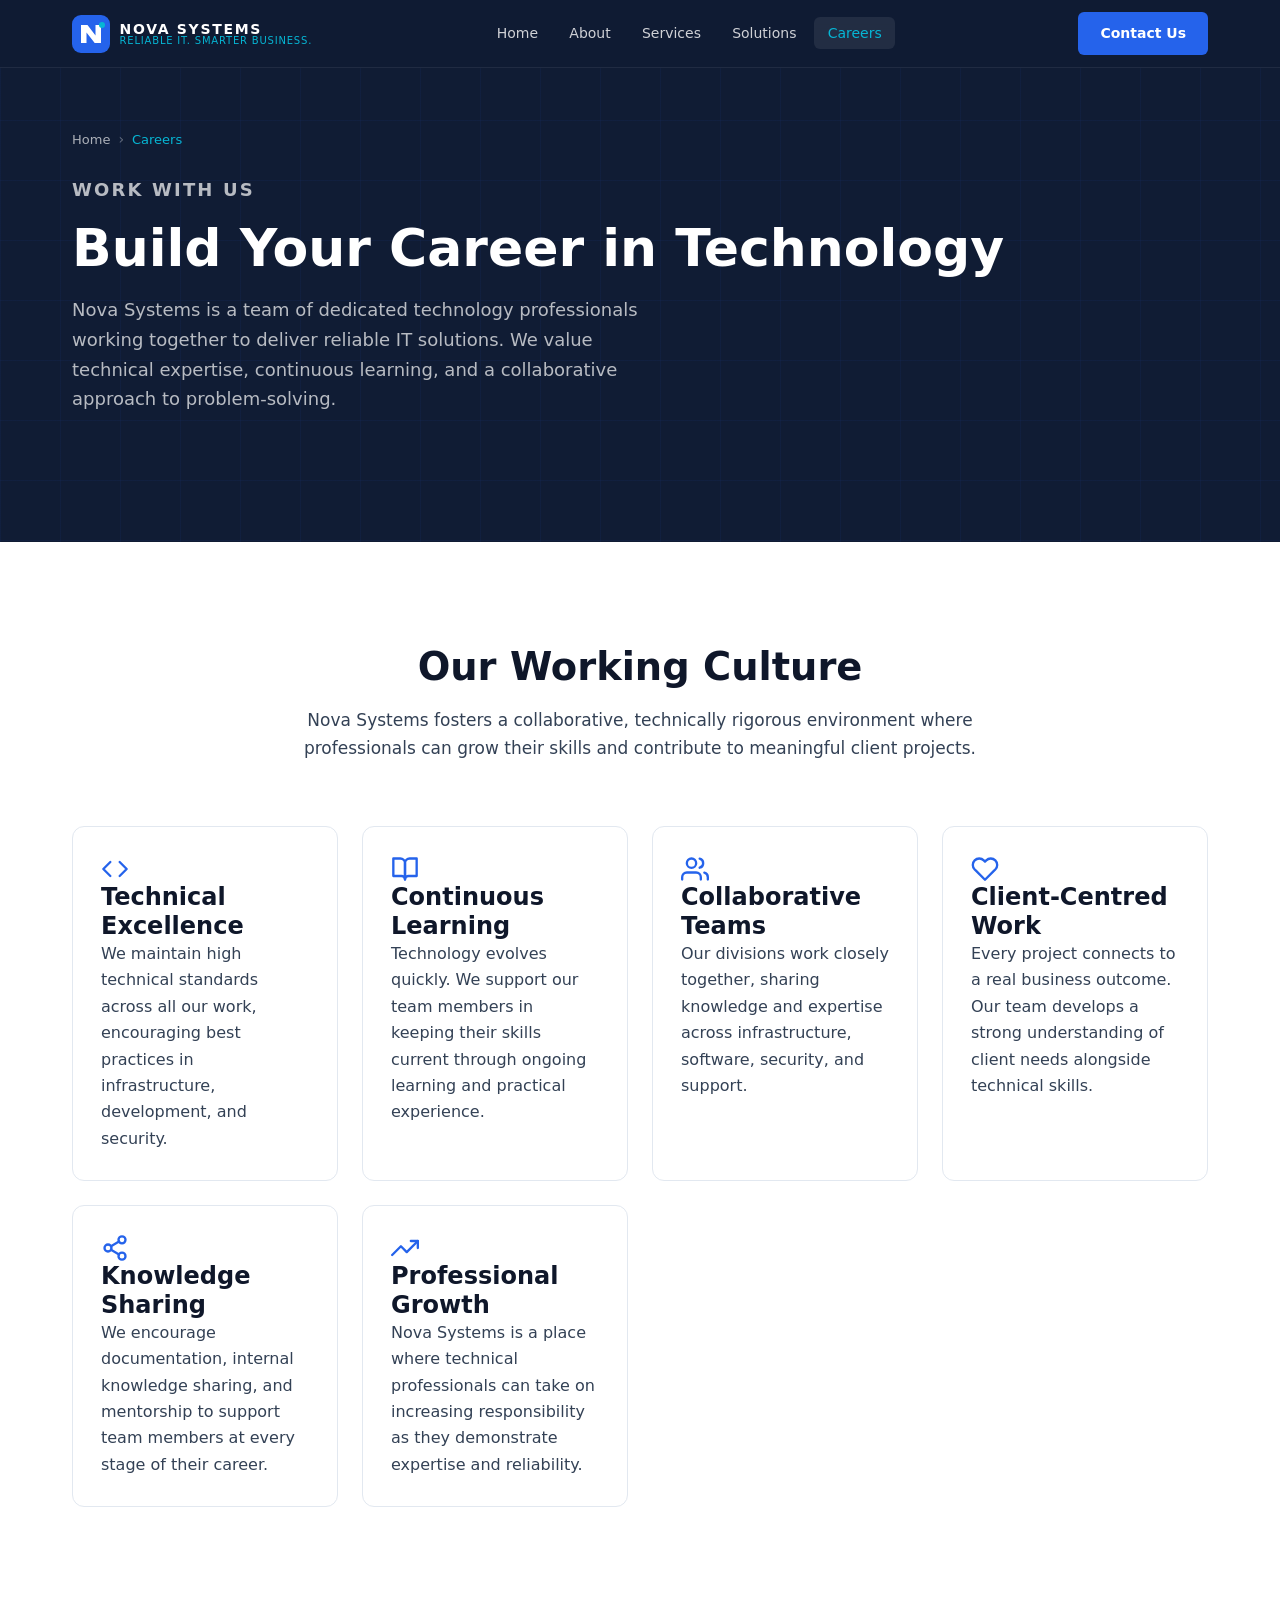
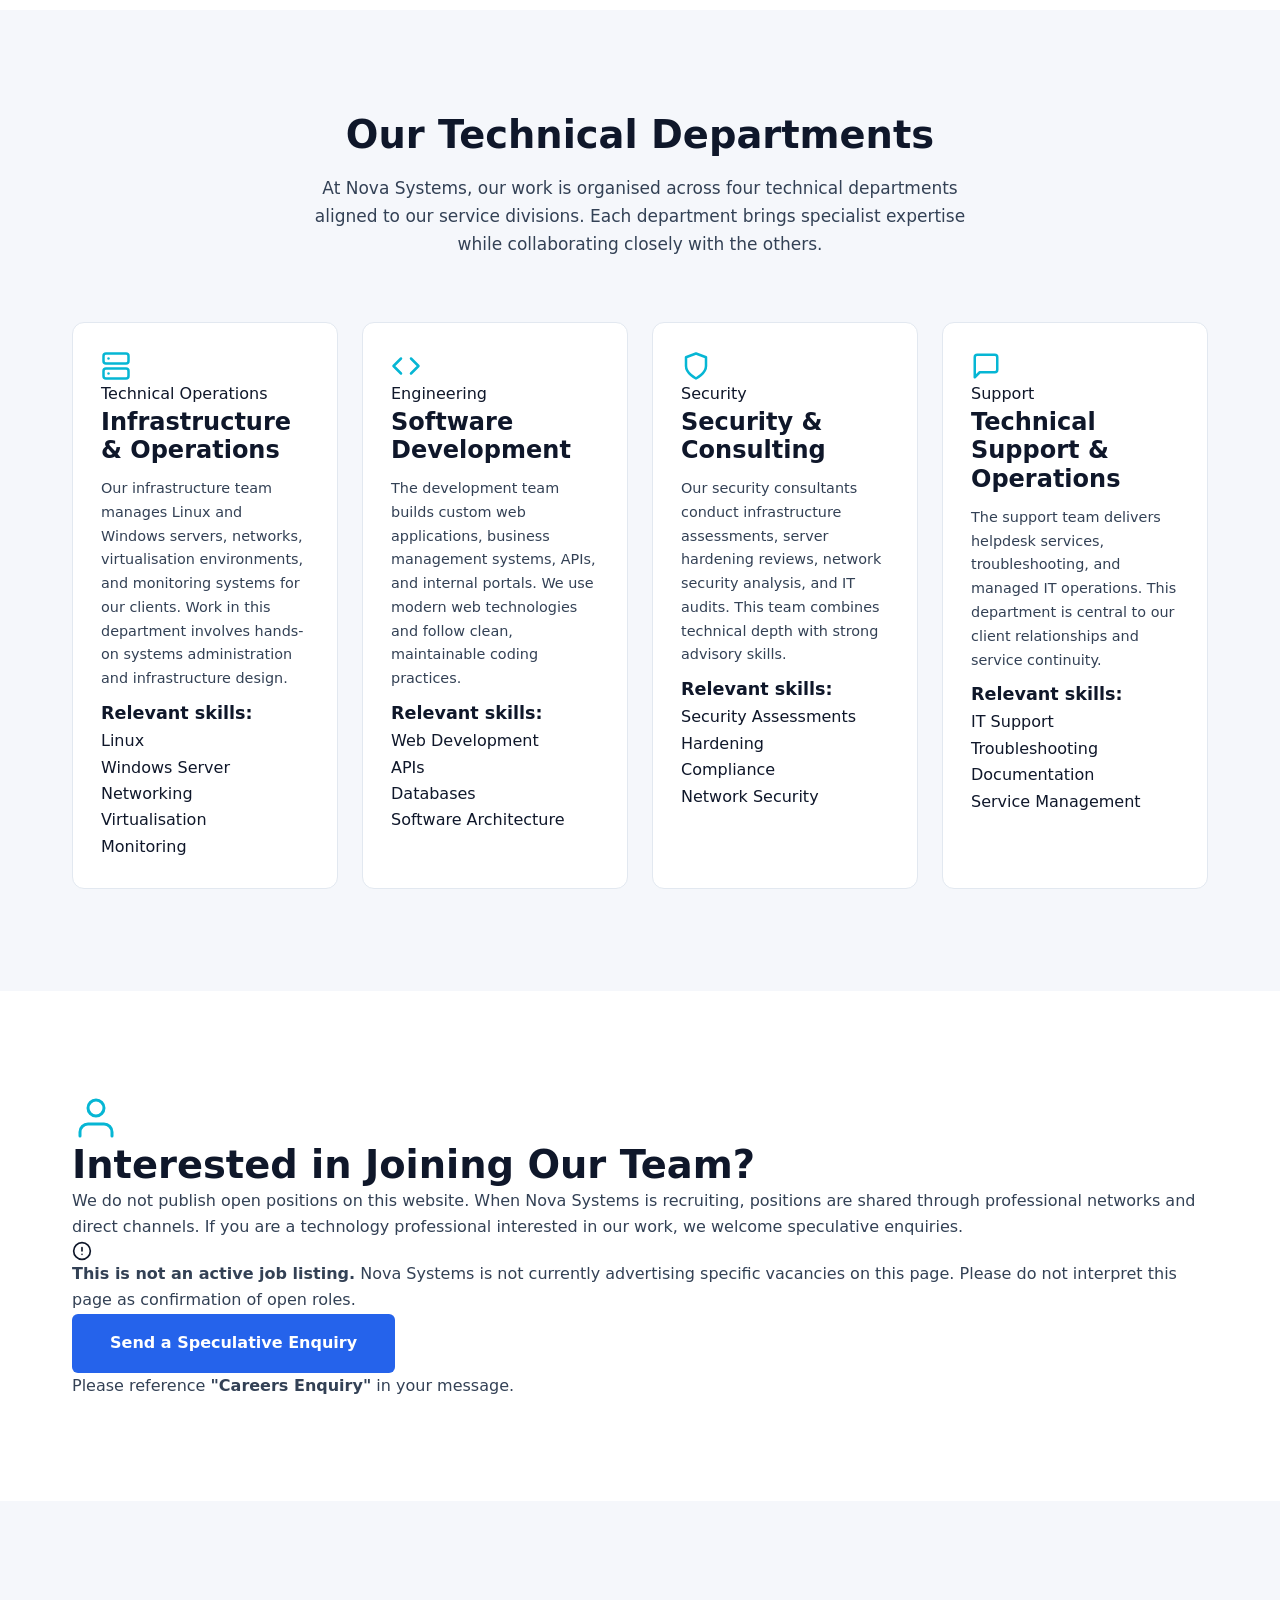
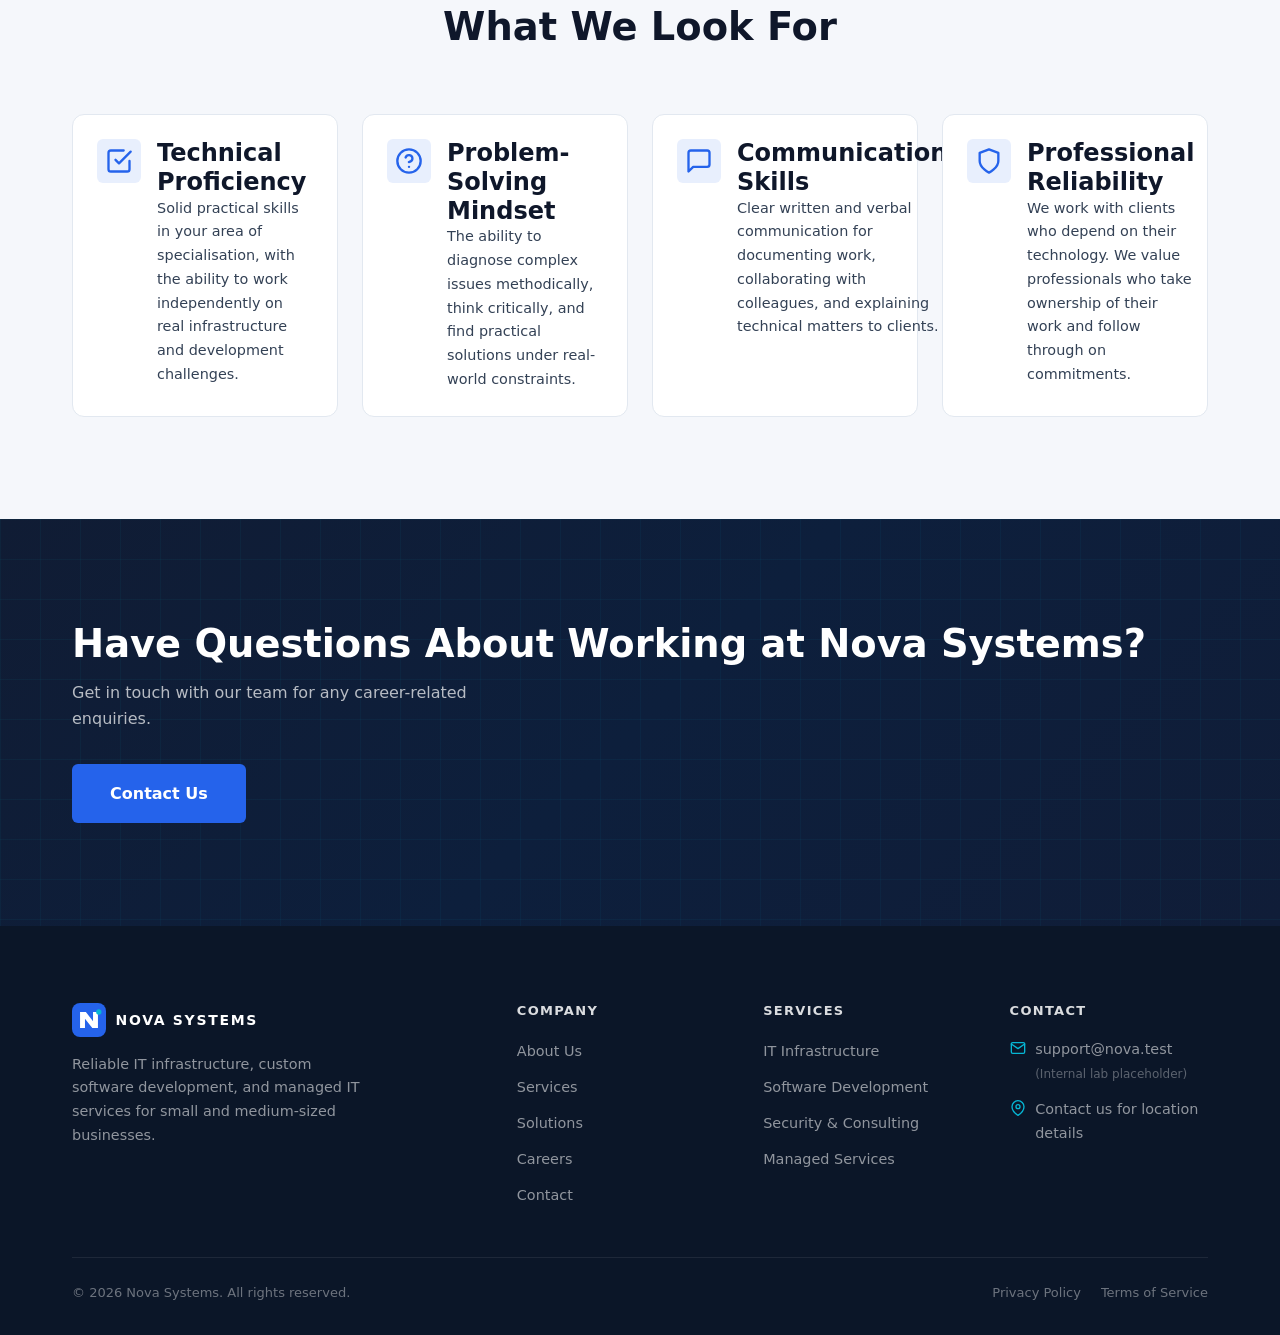
<file: apache/nova-lab/var/www/html/nova/careers.html>
<!DOCTYPE html>
<html lang="en">
<head>
  <meta charset="UTF-8" />
  <meta name="viewport" content="width=device-width, initial-scale=1.0" />
  <title>Careers — Nova Systems</title>
  <meta name="description" content="Explore career opportunities and working culture at Nova Systems — a technology company focused on IT infrastructure, software development, and cybersecurity consulting." />
  <link rel="preconnect" href="https://fonts.googleapis.com" />
  <link rel="stylesheet" href="assets/css/styles.css" />
</head>
<body>

  <!-- ============================================================
       NAVBAR
  ============================================================ -->
  <nav id="navbar" role="navigation" aria-label="Main navigation">
    <div class="container nav-inner">
      <a href="index.html" class="nav-logo" aria-label="Nova Systems homepage">
        <svg width="38" height="38" viewBox="0 0 38 38" fill="none" aria-hidden="true">
          <rect width="38" height="38" rx="9" fill="#2563EB"/>
          <path d="M9 28V10l6.5 0 8 10.5V10H29V28h-6.3L14.5 17.5V28H9Z" fill="white"/>
          <circle cx="30" cy="10" r="3" fill="#06B6D4"/>
        </svg>
        <div class="nav-logo-text">
          <span class="nav-logo-name">Nova Systems</span>
          <span class="nav-logo-tagline">Reliable IT. Smarter Business.</span>
        </div>
      </a>
      <ul class="nav-links" role="list">
        <li><a href="index.html">Home</a></li>
        <li><a href="about.html">About</a></li>
        <li><a href="services.html">Services</a></li>
        <li><a href="solutions.html">Solutions</a></li>
        <li><a href="careers.html">Careers</a></li>
      </ul>
      <a href="contact.html" class="btn btn-primary btn-sm nav-cta">Contact Us</a>
      <button class="nav-toggle" id="nav-toggle" aria-label="Open navigation" aria-expanded="false" aria-controls="nav-mobile">
        <span></span><span></span><span></span>
      </button>
    </div>
  </nav>
  <nav id="nav-mobile" class="nav-mobile" aria-label="Mobile navigation">
    <a href="index.html">Home</a>
    <a href="about.html">About</a>
    <a href="services.html">Services</a>
    <a href="solutions.html">Solutions</a>
    <a href="careers.html">Careers</a>
    <a href="contact.html" class="btn btn-primary">Contact Us</a>
  </nav>

  <main id="main-content">

    <!-- ============================================================
         1. PAGE HERO
    ============================================================ -->
    <section class="page-hero page-top" aria-labelledby="careers-hero-heading">
      <div class="container">
        <nav class="breadcrumb" aria-label="Breadcrumb">
          <ol role="list">
            <li><a href="index.html">Home</a></li>
            <li class="breadcrumb-separator" aria-hidden="true">›</li>
            <li aria-current="page">Careers</li>
          </ol>
        </nav>
        <p class="section-label fade-up stagger-1">Work With Us</p>
        <h1 id="careers-hero-heading" class="fade-up stagger-2">Build Your Career in Technology</h1>
        <p class="hero-subtext fade-up stagger-3">
          Nova Systems is a team of dedicated technology professionals working together to deliver reliable IT solutions.
          We value technical expertise, continuous learning, and a collaborative approach to problem-solving.
        </p>
      </div>
    </section>

    <!-- ============================================================
         2. CULTURE SECTION
    ============================================================ -->
    <section class="section" aria-labelledby="culture-heading">
      <div class="container">
        <div class="section-header fade-up stagger-1">
          <h2 id="culture-heading">Our Working Culture</h2>
          <p class="section-intro">
            Nova Systems fosters a collaborative, technically rigorous environment where professionals can grow
            their skills and contribute to meaningful client projects.
          </p>
        </div>

        <div class="culture-grid">

          <!-- Technical Excellence -->
          <article class="culture-card fade-up stagger-1">
            <div class="culture-icon" aria-hidden="true">
              <svg width="28" height="28" viewBox="0 0 24 24" fill="none" stroke="#2563EB" stroke-width="2" stroke-linecap="round" stroke-linejoin="round">
                <polyline points="16 18 22 12 16 6"/>
                <polyline points="8 6 2 12 8 18"/>
              </svg>
            </div>
            <h3>Technical Excellence</h3>
            <p>We maintain high technical standards across all our work, encouraging best practices in infrastructure, development, and security.</p>
          </article>

          <!-- Continuous Learning -->
          <article class="culture-card fade-up stagger-2">
            <div class="culture-icon" aria-hidden="true">
              <svg width="28" height="28" viewBox="0 0 24 24" fill="none" stroke="#2563EB" stroke-width="2" stroke-linecap="round" stroke-linejoin="round">
                <path d="M2 3h6a4 4 0 0 1 4 4v14a3 3 0 0 0-3-3H2z"/>
                <path d="M22 3h-6a4 4 0 0 0-4 4v14a3 3 0 0 1 3-3h7z"/>
              </svg>
            </div>
            <h3>Continuous Learning</h3>
            <p>Technology evolves quickly. We support our team members in keeping their skills current through ongoing learning and practical experience.</p>
          </article>

          <!-- Collaborative Teams -->
          <article class="culture-card fade-up stagger-3">
            <div class="culture-icon" aria-hidden="true">
              <svg width="28" height="28" viewBox="0 0 24 24" fill="none" stroke="#2563EB" stroke-width="2" stroke-linecap="round" stroke-linejoin="round">
                <path d="M17 21v-2a4 4 0 0 0-4-4H5a4 4 0 0 0-4 4v2"/>
                <circle cx="9" cy="7" r="4"/>
                <path d="M23 21v-2a4 4 0 0 0-3-3.87"/>
                <path d="M16 3.13a4 4 0 0 1 0 7.75"/>
              </svg>
            </div>
            <h3>Collaborative Teams</h3>
            <p>Our divisions work closely together, sharing knowledge and expertise across infrastructure, software, security, and support.</p>
          </article>

          <!-- Client-Centred Work -->
          <article class="culture-card fade-up stagger-4">
            <div class="culture-icon" aria-hidden="true">
              <svg width="28" height="28" viewBox="0 0 24 24" fill="none" stroke="#2563EB" stroke-width="2" stroke-linecap="round" stroke-linejoin="round">
                <path d="M20.84 4.61a5.5 5.5 0 0 0-7.78 0L12 5.67l-1.06-1.06a5.5 5.5 0 0 0-7.78 7.78l1.06 1.06L12 21.23l7.78-7.78 1.06-1.06a5.5 5.5 0 0 0 0-7.78z"/>
              </svg>
            </div>
            <h3>Client-Centred Work</h3>
            <p>Every project connects to a real business outcome. Our team develops a strong understanding of client needs alongside technical skills.</p>
          </article>

          <!-- Knowledge Sharing -->
          <article class="culture-card fade-up stagger-5">
            <div class="culture-icon" aria-hidden="true">
              <svg width="28" height="28" viewBox="0 0 24 24" fill="none" stroke="#2563EB" stroke-width="2" stroke-linecap="round" stroke-linejoin="round">
                <circle cx="18" cy="5" r="3"/>
                <circle cx="6" cy="12" r="3"/>
                <circle cx="18" cy="19" r="3"/>
                <line x1="8.59" y1="13.51" x2="15.42" y2="17.49"/>
                <line x1="15.41" y1="6.51" x2="8.59" y2="10.49"/>
              </svg>
            </div>
            <h3>Knowledge Sharing</h3>
            <p>We encourage documentation, internal knowledge sharing, and mentorship to support team members at every stage of their career.</p>
          </article>

          <!-- Professional Growth -->
          <article class="culture-card fade-up stagger-6">
            <div class="culture-icon" aria-hidden="true">
              <svg width="28" height="28" viewBox="0 0 24 24" fill="none" stroke="#2563EB" stroke-width="2" stroke-linecap="round" stroke-linejoin="round">
                <polyline points="23 6 13.5 15.5 8.5 10.5 1 18"/>
                <polyline points="17 6 23 6 23 12"/>
              </svg>
            </div>
            <h3>Professional Growth</h3>
            <p>Nova Systems is a place where technical professionals can take on increasing responsibility as they demonstrate expertise and reliability.</p>
          </article>

        </div>
      </div>
    </section>

    <!-- ============================================================
         3. OUR DEPARTMENTS
    ============================================================ -->
    <section class="section section--light" aria-labelledby="departments-heading">
      <div class="container">
        <div class="section-header fade-up stagger-1">
          <h2 id="departments-heading">Our Technical Departments</h2>
          <p class="section-intro">
            At Nova Systems, our work is organised across four technical departments aligned to our service divisions.
            Each department brings specialist expertise while collaborating closely with the others.
          </p>
        </div>

        <div class="dept-grid">

          <!-- Dept 1: Infrastructure & Operations -->
          <article class="dept-card fade-up stagger-1">
            <header class="dept-card-header">
              <div class="dept-icon" aria-hidden="true">
                <svg width="30" height="30" viewBox="0 0 24 24" fill="none" stroke="#06B6D4" stroke-width="2" stroke-linecap="round" stroke-linejoin="round">
                  <rect x="2" y="2" width="20" height="8" rx="2" ry="2"/>
                  <rect x="2" y="14" width="20" height="8" rx="2" ry="2"/>
                  <line x1="6" y1="6" x2="6.01" y2="6"/>
                  <line x1="6" y1="18" x2="6.01" y2="18"/>
                </svg>
              </div>
              <div>
                <span class="dept-badge">Technical Operations</span>
                <h3>Infrastructure &amp; Operations</h3>
              </div>
            </header>
            <p>
              Our infrastructure team manages Linux and Windows servers, networks, virtualisation environments,
              and monitoring systems for our clients. Work in this department involves hands-on systems
              administration and infrastructure design.
            </p>
            <footer class="dept-card-skills">
              <h4>Relevant skills:</h4>
              <ul class="skill-tags" role="list">
                <li>Linux</li>
                <li>Windows Server</li>
                <li>Networking</li>
                <li>Virtualisation</li>
                <li>Monitoring</li>
              </ul>
            </footer>
          </article>

          <!-- Dept 2: Software Development -->
          <article class="dept-card fade-up stagger-2">
            <header class="dept-card-header">
              <div class="dept-icon" aria-hidden="true">
                <svg width="30" height="30" viewBox="0 0 24 24" fill="none" stroke="#06B6D4" stroke-width="2" stroke-linecap="round" stroke-linejoin="round">
                  <polyline points="16 18 22 12 16 6"/>
                  <polyline points="8 6 2 12 8 18"/>
                </svg>
              </div>
              <div>
                <span class="dept-badge">Engineering</span>
                <h3>Software Development</h3>
              </div>
            </header>
            <p>
              The development team builds custom web applications, business management systems, APIs, and internal
              portals. We use modern web technologies and follow clean, maintainable coding practices.
            </p>
            <footer class="dept-card-skills">
              <h4>Relevant skills:</h4>
              <ul class="skill-tags" role="list">
                <li>Web Development</li>
                <li>APIs</li>
                <li>Databases</li>
                <li>Software Architecture</li>
              </ul>
            </footer>
          </article>

          <!-- Dept 3: Security & Consulting -->
          <article class="dept-card fade-up stagger-3">
            <header class="dept-card-header">
              <div class="dept-icon" aria-hidden="true">
                <svg width="30" height="30" viewBox="0 0 24 24" fill="none" stroke="#06B6D4" stroke-width="2" stroke-linecap="round" stroke-linejoin="round">
                  <path d="M12 22s8-4 8-10V5l-8-3-8 3v7c0 6 8 10 8 10z"/>
                </svg>
              </div>
              <div>
                <span class="dept-badge">Security</span>
                <h3>Security &amp; Consulting</h3>
              </div>
            </header>
            <p>
              Our security consultants conduct infrastructure assessments, server hardening reviews, network security
              analysis, and IT audits. This team combines technical depth with strong advisory skills.
            </p>
            <footer class="dept-card-skills">
              <h4>Relevant skills:</h4>
              <ul class="skill-tags" role="list">
                <li>Security Assessments</li>
                <li>Hardening</li>
                <li>Compliance</li>
                <li>Network Security</li>
              </ul>
            </footer>
          </article>

          <!-- Dept 4: Technical Support & Operations -->
          <article class="dept-card fade-up stagger-4">
            <header class="dept-card-header">
              <div class="dept-icon" aria-hidden="true">
                <svg width="30" height="30" viewBox="0 0 24 24" fill="none" stroke="#06B6D4" stroke-width="2" stroke-linecap="round" stroke-linejoin="round">
                  <path d="M21 15a2 2 0 0 1-2 2H7l-4 4V5a2 2 0 0 1 2-2h14a2 2 0 0 1 2 2z"/>
                </svg>
              </div>
              <div>
                <span class="dept-badge">Support</span>
                <h3>Technical Support &amp; Operations</h3>
              </div>
            </header>
            <p>
              The support team delivers helpdesk services, troubleshooting, and managed IT operations. This
              department is central to our client relationships and service continuity.
            </p>
            <footer class="dept-card-skills">
              <h4>Relevant skills:</h4>
              <ul class="skill-tags" role="list">
                <li>IT Support</li>
                <li>Troubleshooting</li>
                <li>Documentation</li>
                <li>Service Management</li>
              </ul>
            </footer>
          </article>

        </div>
      </div>
    </section>

    <!-- ============================================================
         4. OPEN POSITIONS NOTICE
    ============================================================ -->
    <section class="section careers-notice-section" aria-labelledby="positions-heading">
      <div class="container">
        <div class="careers-notice-panel fade-up stagger-1">

          <div class="careers-notice-inner">
            <div class="careers-notice-icon" aria-hidden="true">
              <svg width="48" height="48" viewBox="0 0 24 24" fill="none" stroke="#06B6D4" stroke-width="1.5" stroke-linecap="round" stroke-linejoin="round">
                <path d="M20 21v-2a4 4 0 0 0-4-4H8a4 4 0 0 0-4 4v2"/>
                <circle cx="12" cy="7" r="4"/>
              </svg>
            </div>
            <h2 id="positions-heading">Interested in Joining Our Team?</h2>
            <p>
              We do not publish open positions on this website. When Nova Systems is recruiting, positions are
              shared through professional networks and direct channels. If you are a technology professional
              interested in our work, we welcome speculative enquiries.
            </p>

            <div class="careers-notice-alert" role="note" aria-label="Important note about job listings">
              <svg width="20" height="20" viewBox="0 0 24 24" fill="none" stroke="currentColor" stroke-width="2" stroke-linecap="round" stroke-linejoin="round" aria-hidden="true">
                <circle cx="12" cy="12" r="10"/>
                <line x1="12" y1="8" x2="12" y2="12"/>
                <line x1="12" y1="16" x2="12.01" y2="16"/>
              </svg>
              <p>
                <strong>This is not an active job listing.</strong> Nova Systems is not currently advertising
                specific vacancies on this page. Please do not interpret this page as confirmation of open roles.
              </p>
            </div>

            <a href="contact.html" class="btn btn-primary btn-lg">
              Send a Speculative Enquiry
            </a>
            <p class="careers-notice-hint">
              Please reference <strong>"Careers Enquiry"</strong> in your message.
            </p>
          </div>

        </div>
      </div>
    </section>

    <!-- ============================================================
         5. WHAT WE LOOK FOR
    ============================================================ -->
    <section class="section section--light" aria-labelledby="look-for-heading">
      <div class="container">
        <div class="section-header fade-up stagger-1">
          <h2 id="look-for-heading">What We Look For</h2>
        </div>

        <div class="why-grid">

          <div class="why-item fade-up stagger-1">
            <div class="why-icon" aria-hidden="true">
              <svg width="28" height="28" viewBox="0 0 24 24" fill="none" stroke="#2563EB" stroke-width="2" stroke-linecap="round" stroke-linejoin="round">
                <polyline points="9 11 12 14 22 4"/>
                <path d="M21 12v7a2 2 0 0 1-2 2H5a2 2 0 0 1-2-2V5a2 2 0 0 1 2-2h11"/>
              </svg>
            </div>
            <div class="why-content">
              <h3>Technical Proficiency</h3>
              <p>
                Solid practical skills in your area of specialisation, with the ability to work independently on
                real infrastructure and development challenges.
              </p>
            </div>
          </div>

          <div class="why-item fade-up stagger-2">
            <div class="why-icon" aria-hidden="true">
              <svg width="28" height="28" viewBox="0 0 24 24" fill="none" stroke="#2563EB" stroke-width="2" stroke-linecap="round" stroke-linejoin="round">
                <circle cx="12" cy="12" r="10"/>
                <path d="M9.09 9a3 3 0 0 1 5.83 1c0 2-3 3-3 3"/>
                <line x1="12" y1="17" x2="12.01" y2="17"/>
              </svg>
            </div>
            <div class="why-content">
              <h3>Problem-Solving Mindset</h3>
              <p>
                The ability to diagnose complex issues methodically, think critically, and find practical solutions
                under real-world constraints.
              </p>
            </div>
          </div>

          <div class="why-item fade-up stagger-3">
            <div class="why-icon" aria-hidden="true">
              <svg width="28" height="28" viewBox="0 0 24 24" fill="none" stroke="#2563EB" stroke-width="2" stroke-linecap="round" stroke-linejoin="round">
                <path d="M21 15a2 2 0 0 1-2 2H7l-4 4V5a2 2 0 0 1 2-2h14a2 2 0 0 1 2 2z"/>
              </svg>
            </div>
            <div class="why-content">
              <h3>Communication Skills</h3>
              <p>
                Clear written and verbal communication for documenting work, collaborating with colleagues, and
                explaining technical matters to clients.
              </p>
            </div>
          </div>

          <div class="why-item fade-up stagger-4">
            <div class="why-icon" aria-hidden="true">
              <svg width="28" height="28" viewBox="0 0 24 24" fill="none" stroke="#2563EB" stroke-width="2" stroke-linecap="round" stroke-linejoin="round">
                <path d="M12 22s8-4 8-10V5l-8-3-8 3v7c0 6 8 10 8 10z"/>
              </svg>
            </div>
            <div class="why-content">
              <h3>Professional Reliability</h3>
              <p>
                We work with clients who depend on their technology. We value professionals who take ownership of
                their work and follow through on commitments.
              </p>
            </div>
          </div>

        </div>
      </div>
    </section>

    <!-- ============================================================
         6. CTA BAND
    ============================================================ -->
    <section class="section cta-band" aria-labelledby="careers-cta-heading">
      <div class="container cta-band-inner">
        <div class="cta-band-text fade-up stagger-1">
          <h2 id="careers-cta-heading">Have Questions About Working at Nova Systems?</h2>
          <p>Get in touch with our team for any career-related enquiries.</p>
        </div>
        <a href="contact.html" class="btn btn-primary btn-lg fade-up stagger-2">Contact Us</a>
      </div>
    </section>

  </main>

  <!-- ============================================================
       FOOTER
  ============================================================ -->
  <footer class="footer" role="contentinfo">
    <div class="container">
      <div class="footer-grid">
        <div class="footer-brand">
          <a href="index.html" class="nav-logo" aria-label="Nova Systems homepage">
            <svg width="34" height="34" viewBox="0 0 38 38" fill="none" aria-hidden="true">
              <rect width="38" height="38" rx="9" fill="#2563EB"/>
              <path d="M9 28V10l6.5 0 8 10.5V10H29V28h-6.3L14.5 17.5V28H9Z" fill="white"/>
              <circle cx="30" cy="10" r="3" fill="#06B6D4"/>
            </svg>
            <div class="nav-logo-text"><span class="nav-logo-name">Nova Systems</span></div>
          </a>
          <p>Reliable IT infrastructure, custom software development, and managed IT services for small and medium-sized businesses.</p>
        </div>
        <div class="footer-col">
          <h5>Company</h5>
          <ul>
            <li><a href="about.html">About Us</a></li>
            <li><a href="services.html">Services</a></li>
            <li><a href="solutions.html">Solutions</a></li>
            <li><a href="careers.html">Careers</a></li>
            <li><a href="contact.html">Contact</a></li>
          </ul>
        </div>
        <div class="footer-col">
          <h5>Services</h5>
          <ul>
            <li><a href="services.html#infrastructure">IT Infrastructure</a></li>
            <li><a href="services.html#software">Software Development</a></li>
            <li><a href="services.html#security">Security &amp; Consulting</a></li>
            <li><a href="services.html#support">Managed Services</a></li>
          </ul>
        </div>
        <div class="footer-col">
          <h5>Contact</h5>
          <div class="footer-contact-item">
            <svg width="16" height="16" viewBox="0 0 24 24" fill="none" stroke="currentColor" stroke-width="2" stroke-linecap="round" stroke-linejoin="round" aria-hidden="true"><path d="M4 4h16c1.1 0 2 .9 2 2v12c0 1.1-.9 2-2 2H4c-1.1 0-2-.9-2-2V6c0-1.1.9-2 2-2z"/><polyline points="22,6 12,13 2,6"/></svg>
            <span>support@nova.test<br><small style="opacity:.6">(Internal lab placeholder)</small></span>
          </div>
          <div class="footer-contact-item">
            <svg width="16" height="16" viewBox="0 0 24 24" fill="none" stroke="currentColor" stroke-width="2" stroke-linecap="round" stroke-linejoin="round" aria-hidden="true"><path d="M21 10c0 7-9 13-9 13s-9-6-9-13a9 9 0 0 1 18 0z"/><circle cx="12" cy="10" r="3"/></svg>
            <span>Contact us for location details</span>
          </div>
        </div>
      </div>
      <div class="footer-bottom">
        <p>&copy; 2026 Nova Systems. All rights reserved.</p>
        <nav class="footer-legal" aria-label="Legal links">
          <a href="#">Privacy Policy</a>
          <a href="#">Terms of Service</a>
        </nav>
      </div>
    </div>
  </footer>
  <script src="assets/js/main.js"></script>

</body>
</html>
</file>
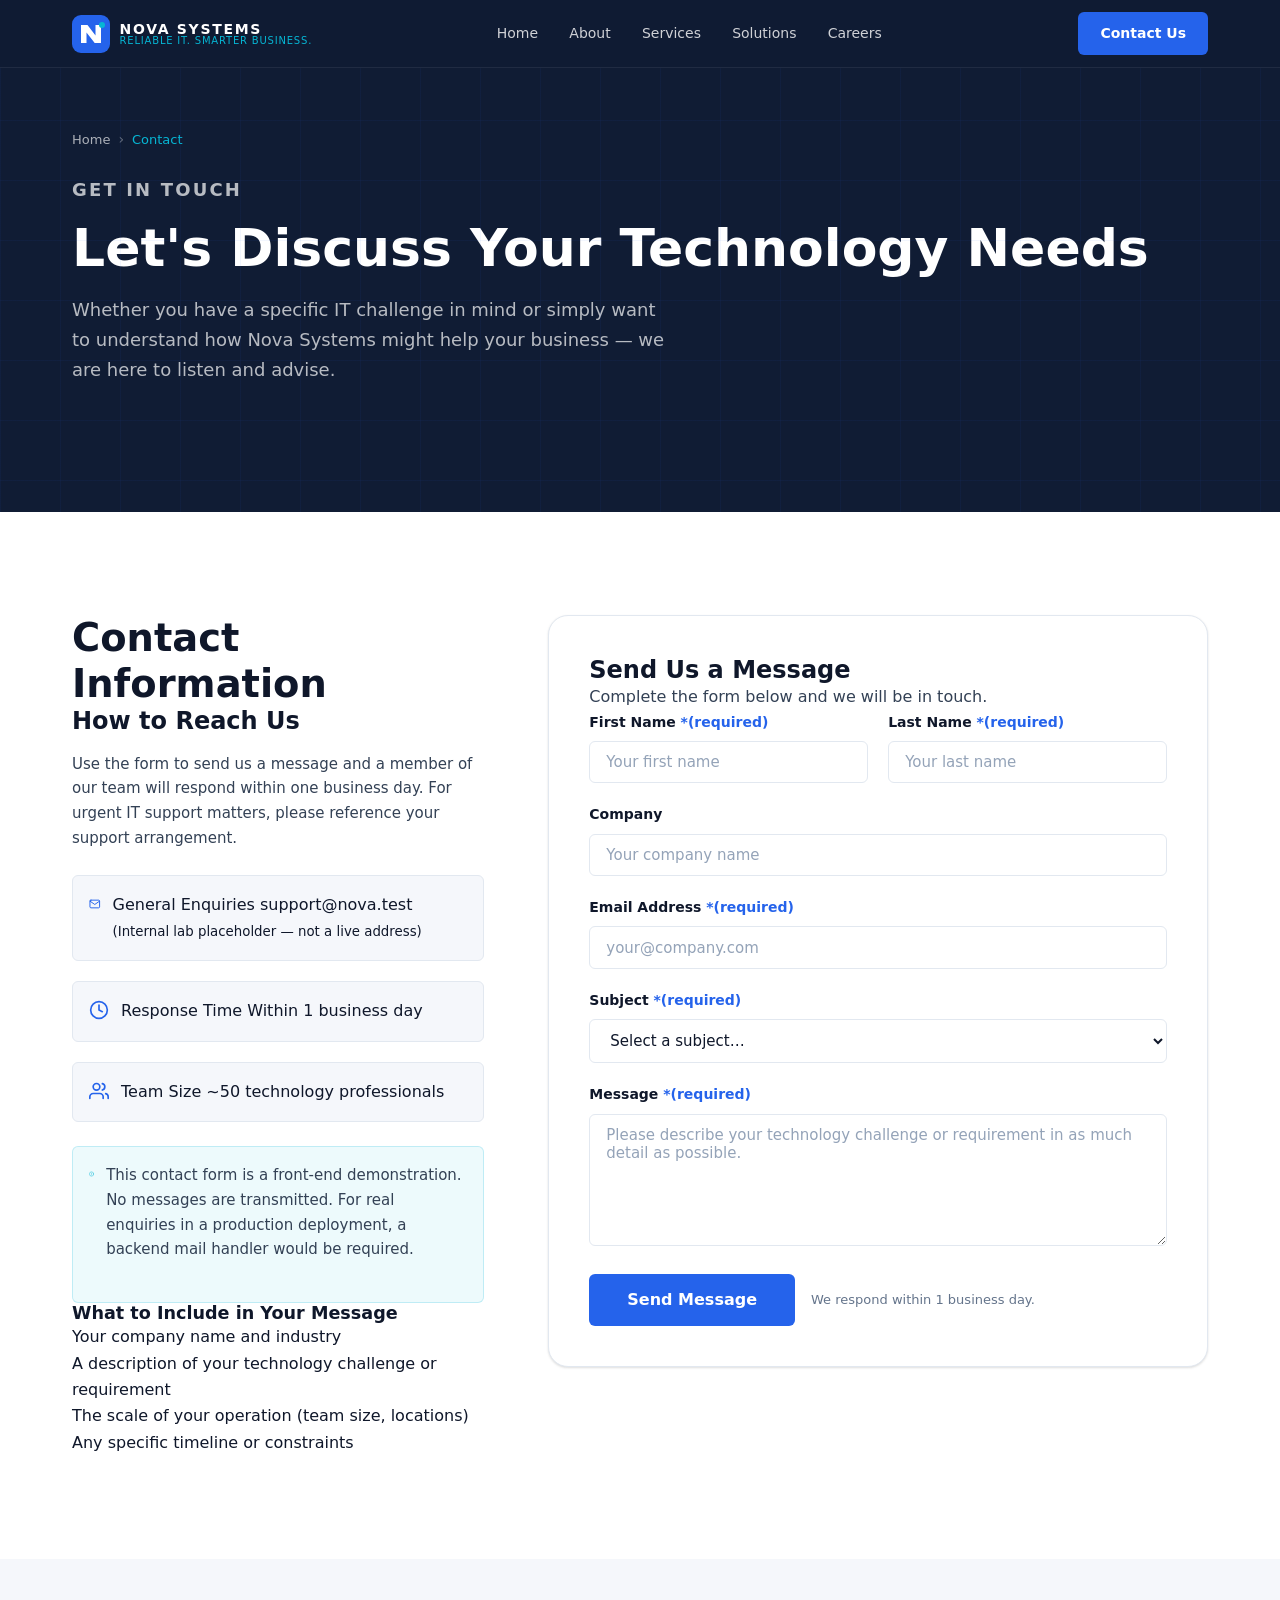
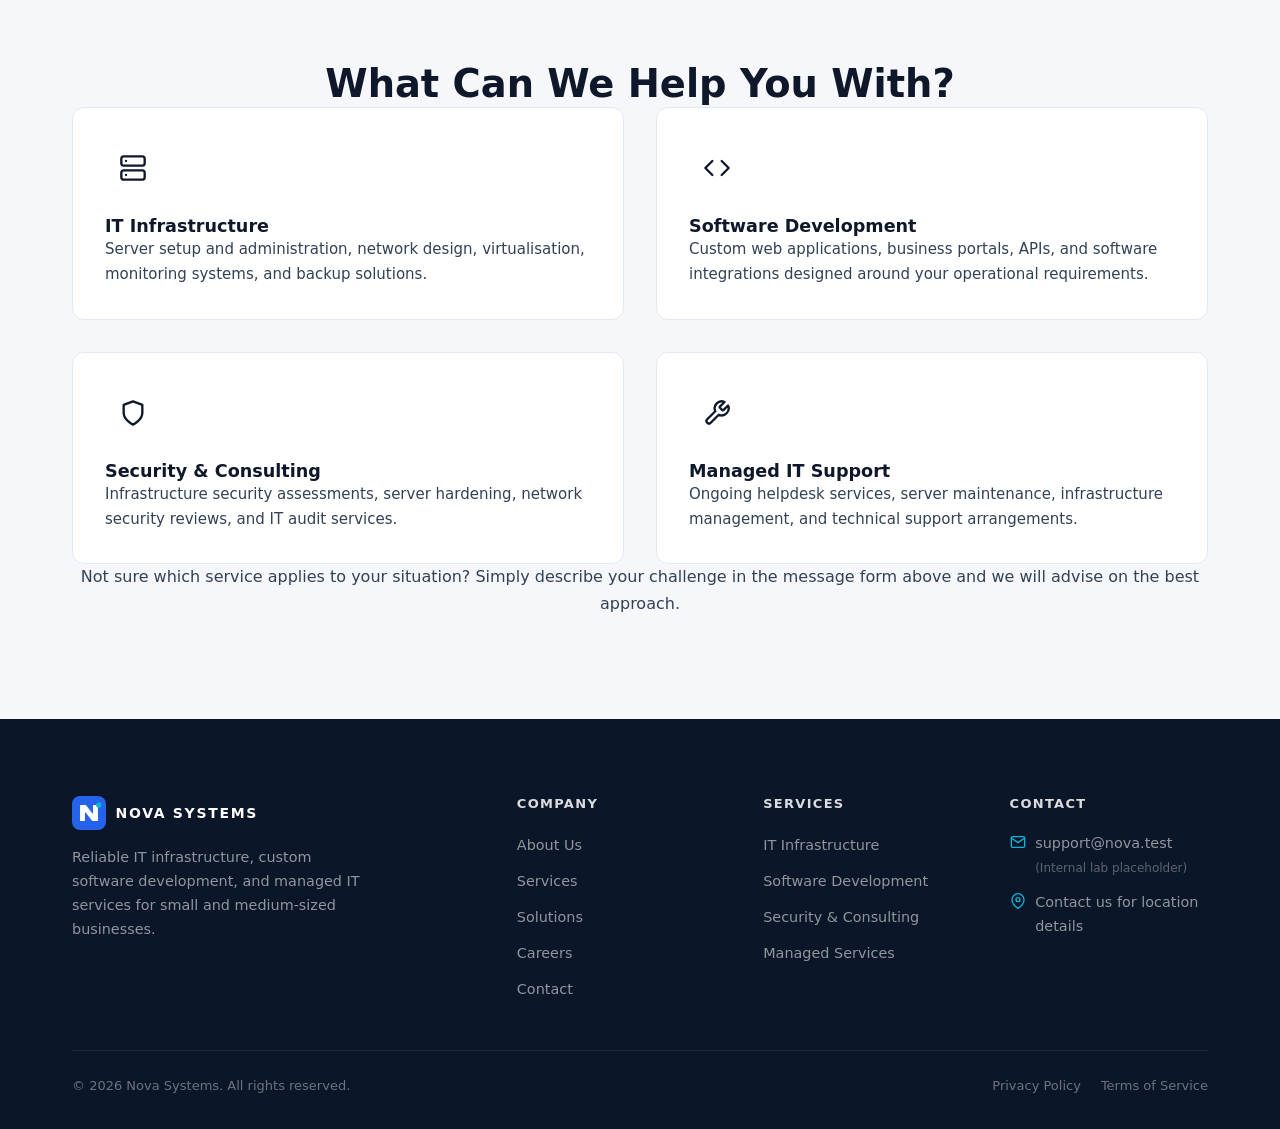
<file: apache/nova-lab/var/www/html/nova/contact.html>
<!DOCTYPE html>
<html lang="en">
<head>
  <meta charset="UTF-8" />
  <meta name="viewport" content="width=device-width, initial-scale=1.0" />
  <title>Contact Nova Systems — Get in Touch</title>
  <meta name="description" content="Contact Nova Systems to discuss IT infrastructure, software development, security consulting, or managed IT support for your business." />
  <link rel="stylesheet" href="assets/css/styles.css" />
  <link rel="preconnect" href="https://fonts.googleapis.com" />
  <style>
    body { font-family: 'Inter', system-ui, -apple-system, BlinkMacSystemFont, 'Segoe UI', sans-serif; }
  </style>
</head>
<body>

  <!-- ===== NAVBAR ===== -->
  <nav id="navbar" role="navigation" aria-label="Main navigation">
    <div class="container nav-inner">
      <a href="index.html" class="nav-logo" aria-label="Nova Systems homepage">
        <svg width="38" height="38" viewBox="0 0 38 38" fill="none" aria-hidden="true">
          <rect width="38" height="38" rx="9" fill="#2563EB"/>
          <path d="M9 28V10l6.5 0 8 10.5V10H29V28h-6.3L14.5 17.5V28H9Z" fill="white"/>
          <circle cx="30" cy="10" r="3" fill="#06B6D4"/>
        </svg>
        <div class="nav-logo-text">
          <span class="nav-logo-name">Nova Systems</span>
          <span class="nav-logo-tagline">Reliable IT. Smarter Business.</span>
        </div>
      </a>
      <ul class="nav-links" role="list">
        <li><a href="index.html">Home</a></li>
        <li><a href="about.html">About</a></li>
        <li><a href="services.html">Services</a></li>
        <li><a href="solutions.html">Solutions</a></li>
        <li><a href="careers.html">Careers</a></li>
      </ul>
      <a href="contact.html" class="btn btn-primary btn-sm nav-cta">Contact Us</a>
      <button class="nav-toggle" id="nav-toggle" aria-label="Open navigation" aria-expanded="false" aria-controls="nav-mobile">
        <span></span><span></span><span></span>
      </button>
    </div>
  </nav>
  <nav id="nav-mobile" class="nav-mobile" aria-label="Mobile navigation">
    <a href="index.html">Home</a>
    <a href="about.html">About</a>
    <a href="services.html">Services</a>
    <a href="solutions.html">Solutions</a>
    <a href="careers.html">Careers</a>
    <a href="contact.html" class="btn btn-primary">Contact Us</a>
  </nav>

  <main id="main-content">

    <!-- ===== PAGE HERO ===== -->
    <section class="page-hero page-top" aria-labelledby="page-hero-heading">
      <div class="container">
        <nav class="breadcrumb" aria-label="Breadcrumb">
          <ol role="list">
            <li><a href="index.html">Home</a></li>
            <li class="breadcrumb-separator" aria-hidden="true">›</li>
            <li aria-current="page">Contact</li>
          </ol>
        </nav>
        <p class="section-label">Get in Touch</p>
        <h1 id="page-hero-heading">Let's Discuss Your Technology Needs</h1>
        <p class="hero-sub">Whether you have a specific IT challenge in mind or simply want to understand how Nova Systems might help your business — we are here to listen and advise.</p>
      </div>
    </section>

    <!-- ===== CONTACT SECTION ===== -->
    <section class="section" aria-labelledby="contact-section-heading">
      <div class="container">
        <div class="contact-layout">

          <!-- Left column — contact info -->
          <div class="contact-info">
            <h2 id="contact-section-heading" class="visually-hidden">Contact Information</h2>
            <h3>How to Reach Us</h3>
            <p>Use the form to send us a message and a member of our team will respond within one business day. For urgent IT support matters, please reference your support arrangement.</p>

            <div class="contact-info-items">

              <!-- Email -->
              <div class="contact-info-item">
                <span class="contact-info-icon" aria-hidden="true">
                  <svg width="20" height="20" viewBox="0 0 24 24" fill="none" stroke="currentColor" stroke-width="2" stroke-linecap="round" stroke-linejoin="round">
                    <path d="M4 4h16c1.1 0 2 .9 2 2v12c0 1.1-.9 2-2 2H4c-1.1 0-2-.9-2-2V6c0-1.1.9-2 2-2z"/>
                    <polyline points="22,6 12,13 2,6"/>
                  </svg>
                </span>
                <div class="contact-info-body">
                  <span class="contact-info-label">General Enquiries</span>
                  <span class="contact-info-value">
                    support@nova.test
                    <small>(Internal lab placeholder — not a live address)</small>
                  </span>
                </div>
              </div>

              <!-- Response time -->
              <div class="contact-info-item">
                <span class="contact-info-icon" aria-hidden="true">
                  <svg width="20" height="20" viewBox="0 0 24 24" fill="none" stroke="currentColor" stroke-width="2" stroke-linecap="round" stroke-linejoin="round">
                    <circle cx="12" cy="12" r="10"/>
                    <polyline points="12 6 12 12 16 14"/>
                  </svg>
                </span>
                <div class="contact-info-body">
                  <span class="contact-info-label">Response Time</span>
                  <span class="contact-info-value">Within 1 business day</span>
                </div>
              </div>

              <!-- Team size -->
              <div class="contact-info-item">
                <span class="contact-info-icon" aria-hidden="true">
                  <svg width="20" height="20" viewBox="0 0 24 24" fill="none" stroke="currentColor" stroke-width="2" stroke-linecap="round" stroke-linejoin="round">
                    <path d="M17 21v-2a4 4 0 0 0-4-4H5a4 4 0 0 0-4 4v2"/>
                    <circle cx="9" cy="7" r="4"/>
                    <path d="M23 21v-2a4 4 0 0 0-3-3.87"/>
                    <path d="M16 3.13a4 4 0 0 1 0 7.75"/>
                  </svg>
                </span>
                <div class="contact-info-body">
                  <span class="contact-info-label">Team Size</span>
                  <span class="contact-info-value">~50 technology professionals</span>
                </div>
              </div>

            </div><!-- /.contact-info-items -->

            <!-- Demo notice -->
            <div class="contact-notice" role="note" aria-label="Demo notice">
              <span class="contact-notice-icon" aria-hidden="true">
                <svg width="18" height="18" viewBox="0 0 24 24" fill="none" stroke="currentColor" stroke-width="2" stroke-linecap="round" stroke-linejoin="round">
                  <circle cx="12" cy="12" r="10"/>
                  <line x1="12" y1="8" x2="12" y2="12"/>
                  <line x1="12" y1="16" x2="12.01" y2="16"/>
                </svg>
              </span>
              <p>This contact form is a front-end demonstration. No messages are transmitted. For real enquiries in a production deployment, a backend mail handler would be required.</p>
            </div>

            <!-- What to include -->
            <div class="contact-tips">
              <h4>What to Include in Your Message</h4>
              <ul>
                <li>Your company name and industry</li>
                <li>A description of your technology challenge or requirement</li>
                <li>The scale of your operation (team size, locations)</li>
                <li>Any specific timeline or constraints</li>
              </ul>
            </div>

          </div><!-- /.contact-info -->

          <!-- Right column — contact form card -->
          <div class="contact-form-card">
            <h3>Send Us a Message</h3>
            <p class="form-card-sub">Complete the form below and we will be in touch.</p>

            <form id="contact-form" action="#" novalidate aria-label="Contact form">

              <!-- Name row -->
              <div class="form-row">
                <div class="form-group">
                  <label for="first-name">First Name <span aria-hidden="true">*</span><span class="visually-hidden">(required)</span></label>
                  <input
                    type="text"
                    id="first-name"
                    name="first_name"
                    placeholder="Your first name"
                    required
                    autocomplete="given-name"
                    aria-required="true"
                  />
                </div>
                <div class="form-group">
                  <label for="last-name">Last Name <span aria-hidden="true">*</span><span class="visually-hidden">(required)</span></label>
                  <input
                    type="text"
                    id="last-name"
                    name="last_name"
                    placeholder="Your last name"
                    required
                    autocomplete="family-name"
                    aria-required="true"
                  />
                </div>
              </div>

              <!-- Company -->
              <div class="form-group">
                <label for="company">Company</label>
                <input
                  type="text"
                  id="company"
                  name="company"
                  placeholder="Your company name"
                  autocomplete="organization"
                />
              </div>

              <!-- Email -->
              <div class="form-group">
                <label for="email">Email Address <span aria-hidden="true">*</span><span class="visually-hidden">(required)</span></label>
                <input
                  type="email"
                  id="email"
                  name="email"
                  placeholder="your@company.com"
                  required
                  autocomplete="email"
                  aria-required="true"
                />
              </div>

              <!-- Subject -->
              <div class="form-group">
                <label for="subject">Subject <span aria-hidden="true">*</span><span class="visually-hidden">(required)</span></label>
                <select
                  id="subject"
                  name="subject"
                  required
                  aria-required="true"
                >
                  <option value="" disabled selected>Select a subject…</option>
                  <option value="it-infrastructure">IT Infrastructure Enquiry</option>
                  <option value="software-development">Software Development Enquiry</option>
                  <option value="security-consulting">Security Consulting Enquiry</option>
                  <option value="managed-support">Managed IT Support Enquiry</option>
                  <option value="general">General Enquiry</option>
                  <option value="careers">Careers Enquiry</option>
                </select>
              </div>

              <!-- Message -->
              <div class="form-group">
                <label for="message">Message <span aria-hidden="true">*</span><span class="visually-hidden">(required)</span></label>
                <textarea
                  id="message"
                  name="message"
                  rows="6"
                  placeholder="Please describe your technology challenge or requirement in as much detail as possible."
                  required
                  aria-required="true"
                ></textarea>
              </div>

              <!-- Submit -->
              <div class="form-submit">
                <button type="submit" class="btn btn-primary btn-lg">Send Message</button>
                <p class="form-note">We respond within 1 business day.</p>
              </div>

            </form>

            <!-- Success message (shown by JS via .visible class) -->
            <div class="form-success" id="form-success" role="alert" aria-live="polite" aria-atomic="true">
              <span class="form-success-icon" aria-hidden="true">
                <svg width="40" height="40" viewBox="0 0 24 24" fill="none" stroke="#16a34a" stroke-width="2.2" stroke-linecap="round" stroke-linejoin="round">
                  <circle cx="12" cy="12" r="10"/>
                  <polyline points="9 12 11.5 14.5 15.5 9.5"/>
                </svg>
              </span>
              <p>Thank you for your message. This is a front-end demonstration — no data has been transmitted. In a live deployment, your message would be sent to the Nova Systems team.</p>
            </div>

          </div><!-- /.contact-form-card -->

        </div><!-- /.contact-layout -->
      </div>
    </section>

    <!-- ===== ENQUIRY TYPES ===== -->
    <section class="section section--light" aria-labelledby="enquiry-types-heading">
      <div class="container">
        <h2 id="enquiry-types-heading" class="section-heading text-center">What Can We Help You With?</h2>

        <div class="grid-2">

          <!-- IT Infrastructure -->
          <article class="card" aria-label="IT Infrastructure enquiries">
            <span class="card-icon" aria-hidden="true">
              <svg width="28" height="28" viewBox="0 0 24 24" fill="none" stroke="currentColor" stroke-width="2" stroke-linecap="round" stroke-linejoin="round">
                <rect x="2" y="2" width="20" height="8" rx="2" ry="2"/>
                <rect x="2" y="14" width="20" height="8" rx="2" ry="2"/>
                <line x1="6" y1="6" x2="6.01" y2="6"/>
                <line x1="6" y1="18" x2="6.01" y2="18"/>
              </svg>
            </span>
            <h4>IT Infrastructure</h4>
            <p>Server setup and administration, network design, virtualisation, monitoring systems, and backup solutions.</p>
          </article>

          <!-- Software Development -->
          <article class="card" aria-label="Software Development enquiries">
            <span class="card-icon" aria-hidden="true">
              <svg width="28" height="28" viewBox="0 0 24 24" fill="none" stroke="currentColor" stroke-width="2" stroke-linecap="round" stroke-linejoin="round">
                <polyline points="16 18 22 12 16 6"/>
                <polyline points="8 6 2 12 8 18"/>
              </svg>
            </span>
            <h4>Software Development</h4>
            <p>Custom web applications, business portals, APIs, and software integrations designed around your operational requirements.</p>
          </article>

          <!-- Security & Consulting -->
          <article class="card" aria-label="Security and Consulting enquiries">
            <span class="card-icon" aria-hidden="true">
              <svg width="28" height="28" viewBox="0 0 24 24" fill="none" stroke="currentColor" stroke-width="2" stroke-linecap="round" stroke-linejoin="round">
                <path d="M12 22s8-4 8-10V5l-8-3-8 3v7c0 6 8 10 8 10z"/>
              </svg>
            </span>
            <h4>Security &amp; Consulting</h4>
            <p>Infrastructure security assessments, server hardening, network security reviews, and IT audit services.</p>
          </article>

          <!-- Managed IT Support -->
          <article class="card" aria-label="Managed IT Support enquiries">
            <span class="card-icon" aria-hidden="true">
              <svg width="28" height="28" viewBox="0 0 24 24" fill="none" stroke="currentColor" stroke-width="2" stroke-linecap="round" stroke-linejoin="round">
                <path d="M14.7 6.3a1 1 0 0 0 0 1.4l1.6 1.6a1 1 0 0 0 1.4 0l3.77-3.77a6 6 0 0 1-7.94 7.94l-6.91 6.91a2.12 2.12 0 0 1-3-3l6.91-6.91a6 6 0 0 1 7.94-7.94l-3.76 3.76z"/>
              </svg>
            </span>
            <h4>Managed IT Support</h4>
            <p>Ongoing helpdesk services, server maintenance, infrastructure management, and technical support arrangements.</p>
          </article>

        </div><!-- /.grid-2 -->

        <p class="text-center enquiry-note">Not sure which service applies to your situation? Simply describe your challenge in the message form above and we will advise on the best approach.</p>

      </div>
    </section>

  </main>

  <!-- ===== FOOTER ===== -->
  <footer class="footer" role="contentinfo">
    <div class="container">
      <div class="footer-grid">
        <div class="footer-brand">
          <a href="index.html" class="nav-logo" aria-label="Nova Systems homepage">
            <svg width="34" height="34" viewBox="0 0 38 38" fill="none" aria-hidden="true">
              <rect width="38" height="38" rx="9" fill="#2563EB"/>
              <path d="M9 28V10l6.5 0 8 10.5V10H29V28h-6.3L14.5 17.5V28H9Z" fill="white"/>
              <circle cx="30" cy="10" r="3" fill="#06B6D4"/>
            </svg>
            <div class="nav-logo-text"><span class="nav-logo-name">Nova Systems</span></div>
          </a>
          <p>Reliable IT infrastructure, custom software development, and managed IT services for small and medium-sized businesses.</p>
        </div>
        <div class="footer-col">
          <h5>Company</h5>
          <ul>
            <li><a href="about.html">About Us</a></li>
            <li><a href="services.html">Services</a></li>
            <li><a href="solutions.html">Solutions</a></li>
            <li><a href="careers.html">Careers</a></li>
            <li><a href="contact.html">Contact</a></li>
          </ul>
        </div>
        <div class="footer-col">
          <h5>Services</h5>
          <ul>
            <li><a href="services.html#infrastructure">IT Infrastructure</a></li>
            <li><a href="services.html#software">Software Development</a></li>
            <li><a href="services.html#security">Security &amp; Consulting</a></li>
            <li><a href="services.html#support">Managed Services</a></li>
          </ul>
        </div>
        <div class="footer-col">
          <h5>Contact</h5>
          <div class="footer-contact-item">
            <svg width="16" height="16" viewBox="0 0 24 24" fill="none" stroke="currentColor" stroke-width="2" stroke-linecap="round" stroke-linejoin="round" aria-hidden="true"><path d="M4 4h16c1.1 0 2 .9 2 2v12c0 1.1-.9 2-2 2H4c-1.1 0-2-.9-2-2V6c0-1.1.9-2 2-2z"/><polyline points="22,6 12,13 2,6"/></svg>
            <span>support@nova.test<br><small style="opacity:.6">(Internal lab placeholder)</small></span>
          </div>
          <div class="footer-contact-item">
            <svg width="16" height="16" viewBox="0 0 24 24" fill="none" stroke="currentColor" stroke-width="2" stroke-linecap="round" stroke-linejoin="round" aria-hidden="true"><path d="M21 10c0 7-9 13-9 13s-9-6-9-13a9 9 0 0 1 18 0z"/><circle cx="12" cy="10" r="3"/></svg>
            <span>Contact us for location details</span>
          </div>
        </div>
      </div>
      <div class="footer-bottom">
        <p>&copy; 2026 Nova Systems. All rights reserved.</p>
        <nav class="footer-legal" aria-label="Legal links">
          <a href="#">Privacy Policy</a>
          <a href="#">Terms of Service</a>
        </nav>
      </div>
    </div>
  </footer>
  <script src="assets/js/main.js"></script>

</body>
</html>
</file>
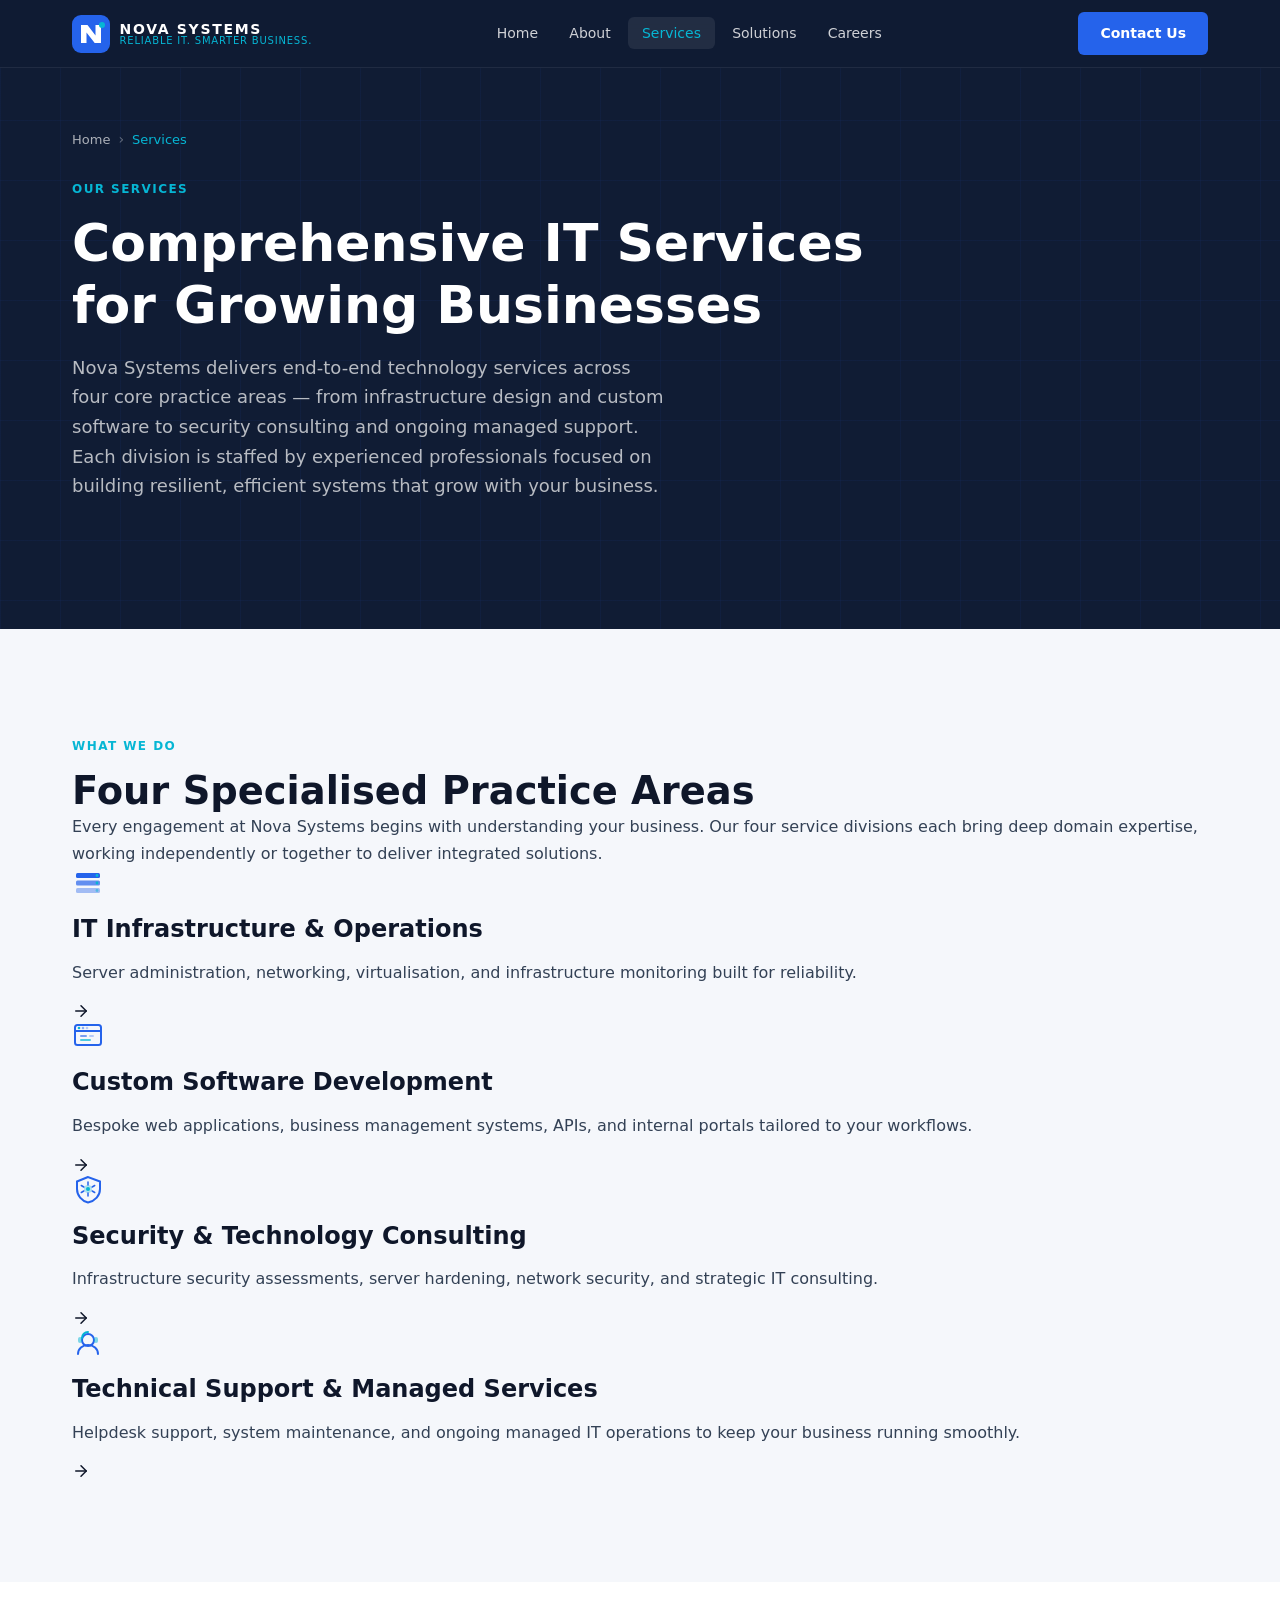
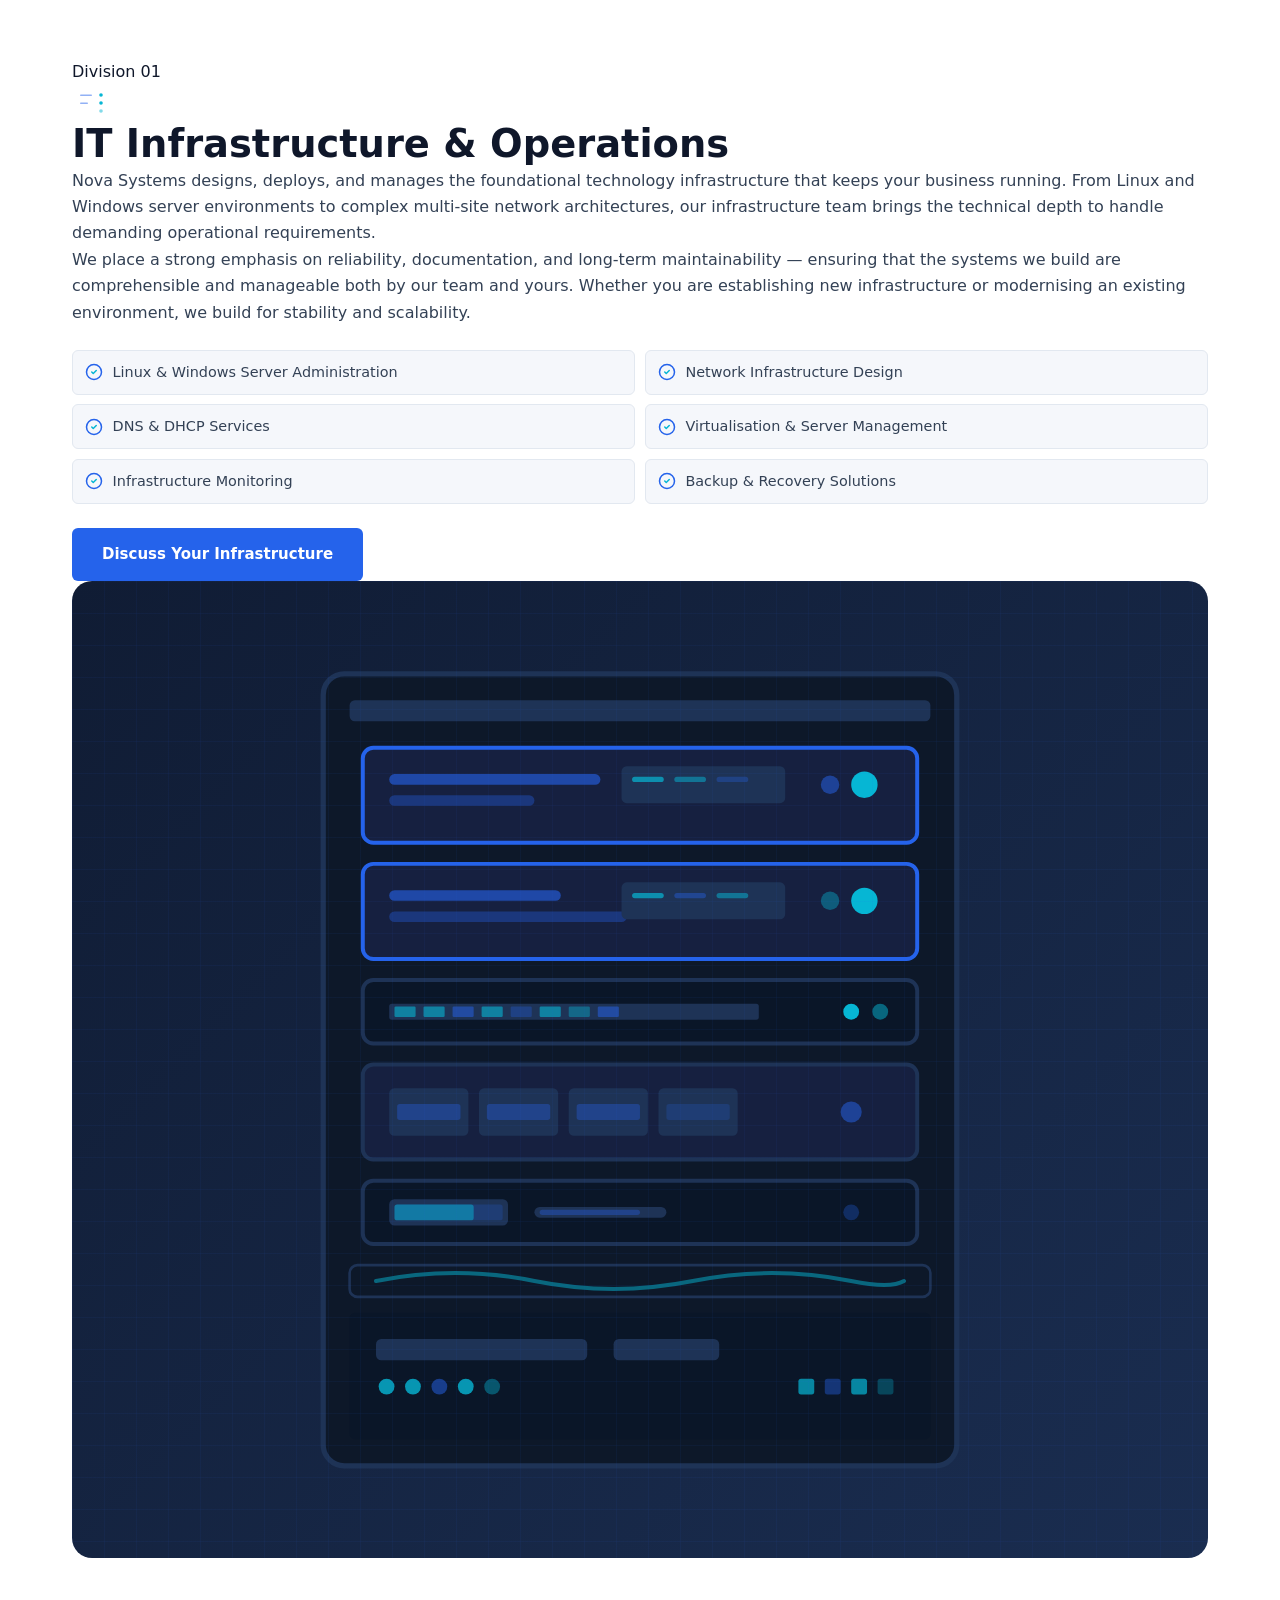
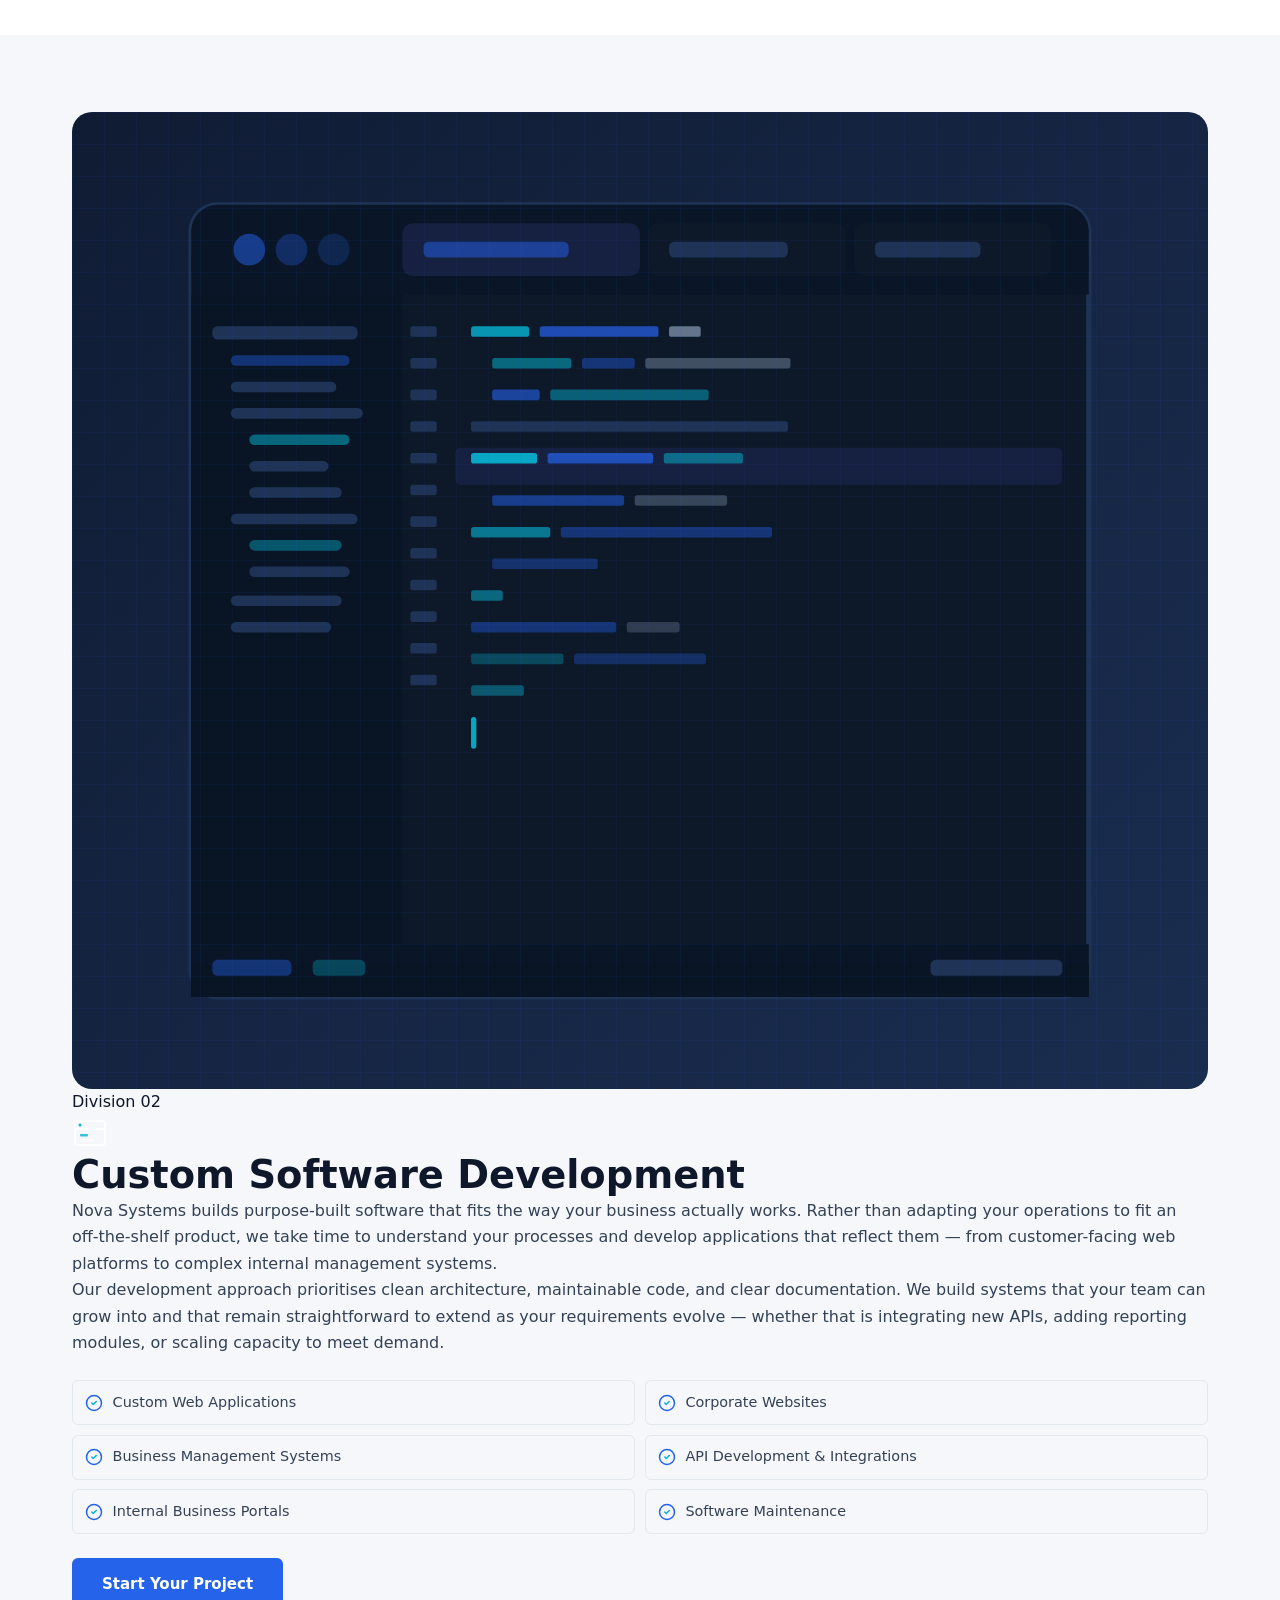
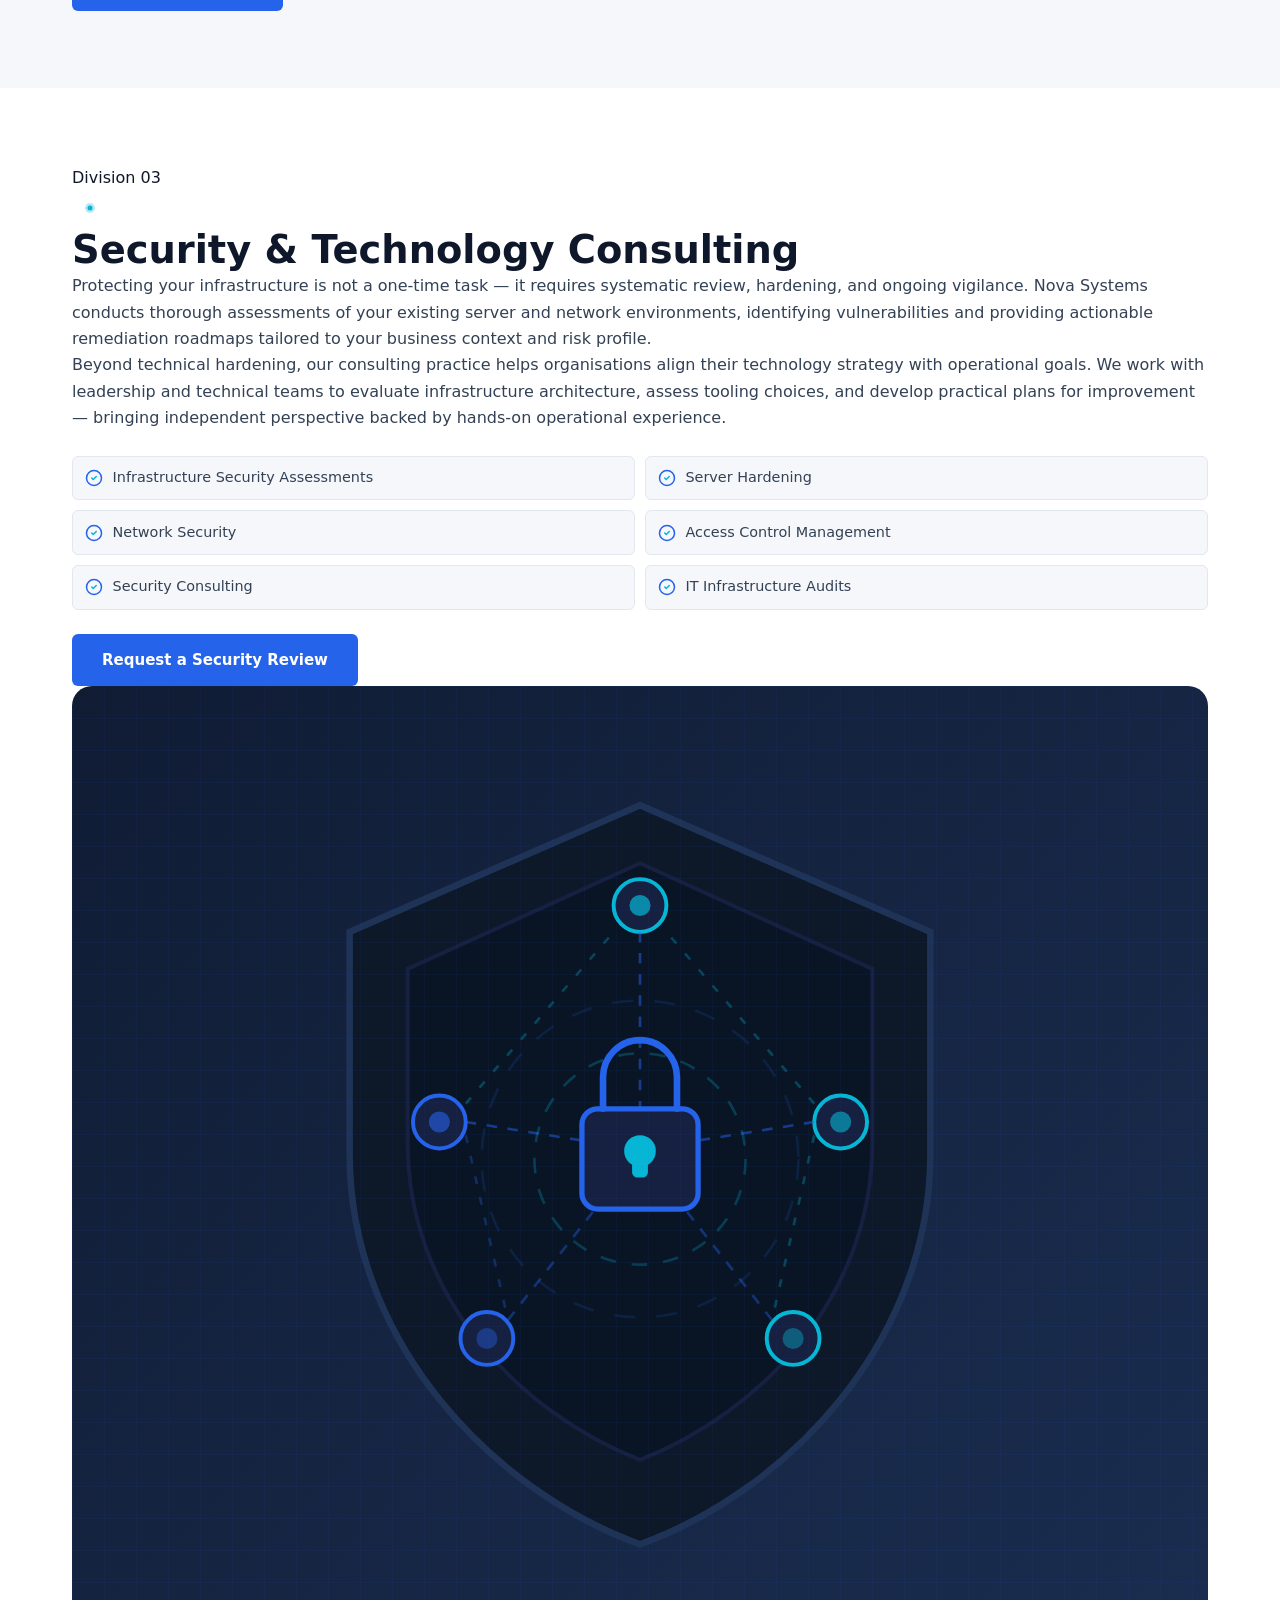
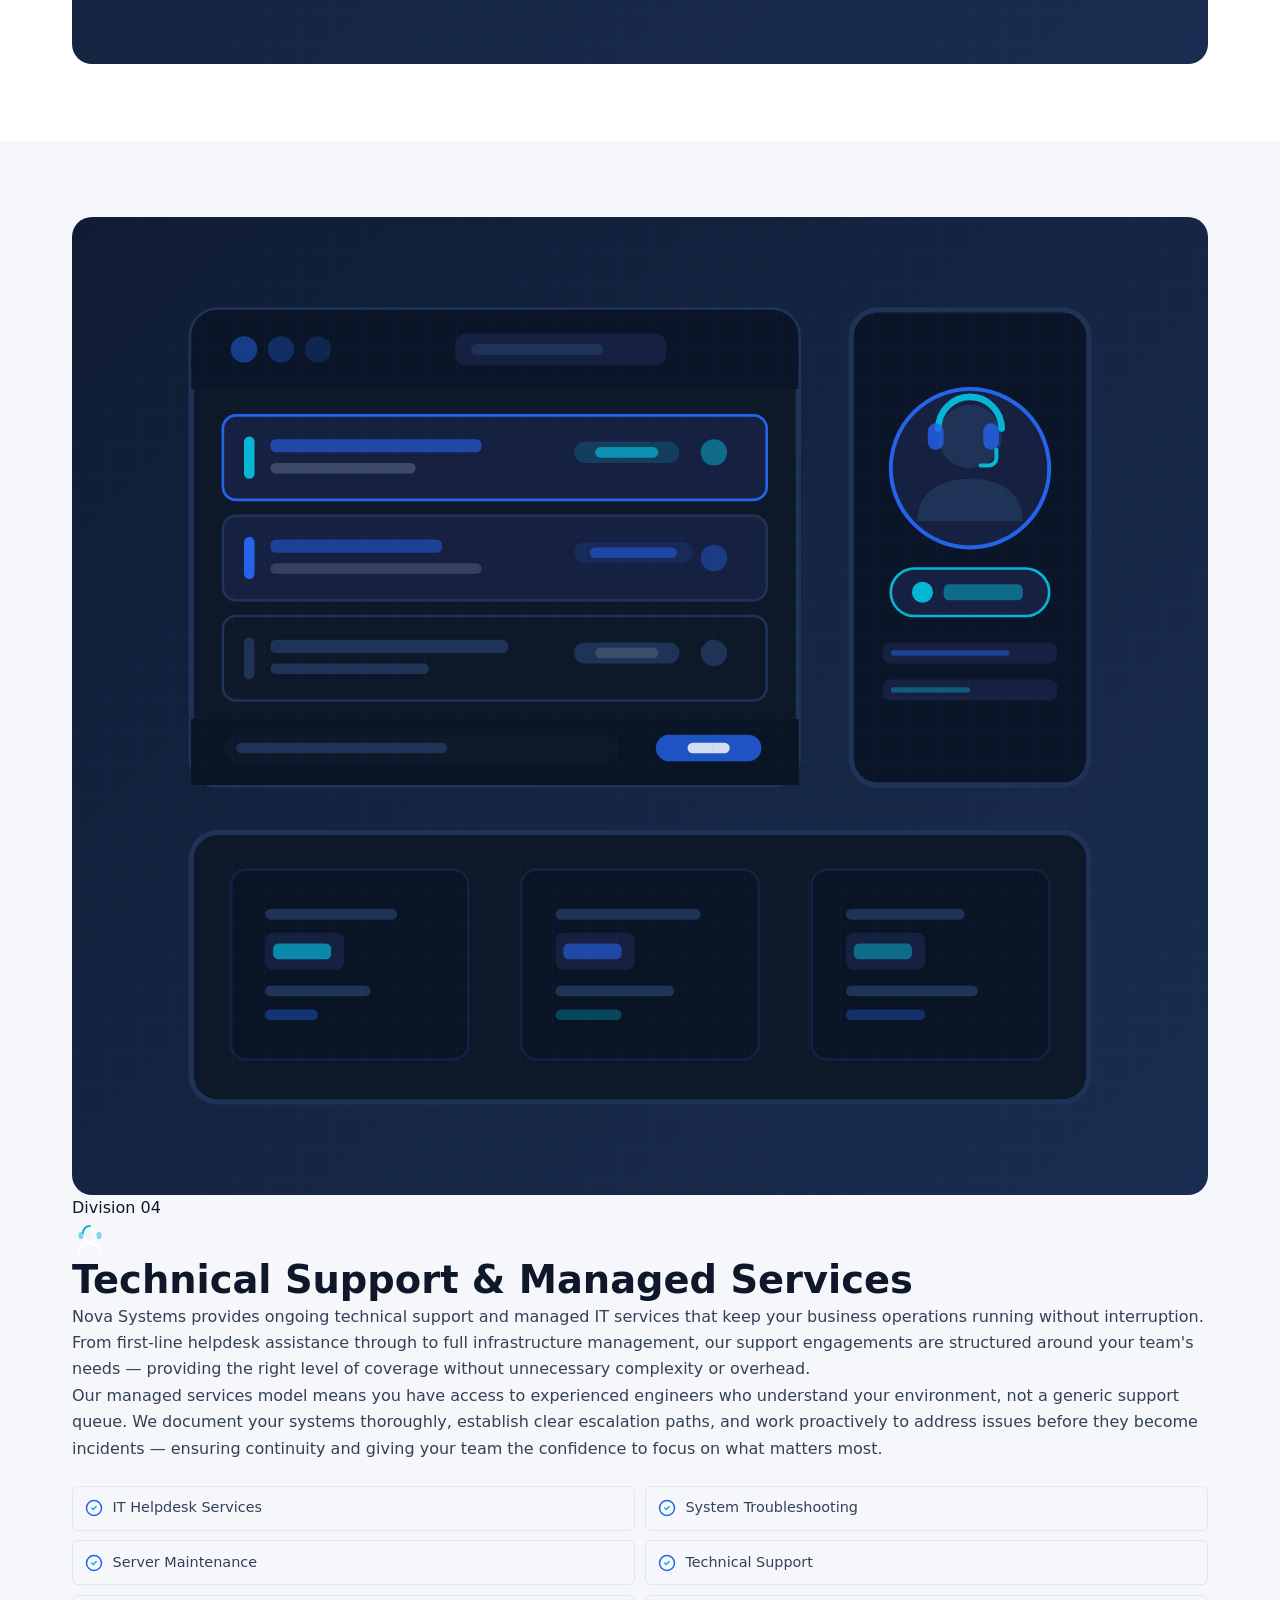
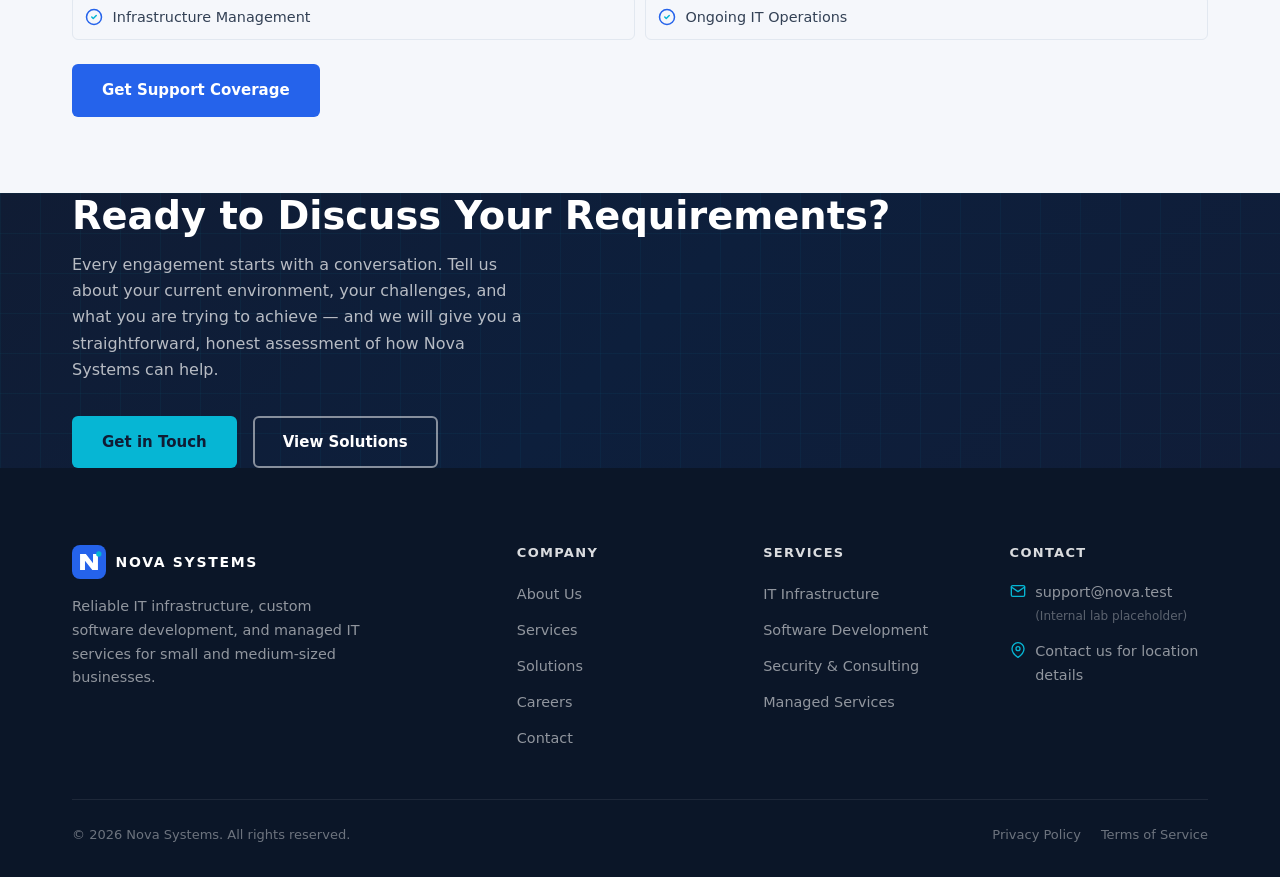
<file: apache/nova-lab/var/www/html/nova/services.html>
<!DOCTYPE html>
<html lang="en">
<head>
  <meta charset="UTF-8" />
  <meta name="viewport" content="width=device-width, initial-scale=1.0" />
  <title>Services — Nova Systems IT &amp; Software Solutions</title>
  <meta name="description" content="Explore Nova Systems' IT infrastructure, software development, security consulting, and managed IT support services designed for small and medium-sized businesses." />
  <meta name="robots" content="index, follow" />
  <link rel="preconnect" href="https://fonts.googleapis.com" />
  <link rel="stylesheet" href="assets/css/styles.css" />
</head>
<body>

  <!-- ═══════════════════════════════════════════════
       NAVIGATION
  ═══════════════════════════════════════════════ -->
  <nav id="navbar" role="navigation" aria-label="Main navigation">
    <div class="container nav-inner">
      <a href="index.html" class="nav-logo" aria-label="Nova Systems homepage">
        <svg width="38" height="38" viewBox="0 0 38 38" fill="none" aria-hidden="true">
          <rect width="38" height="38" rx="9" fill="#2563EB"/>
          <path d="M9 28V10l6.5 0 8 10.5V10H29V28h-6.3L14.5 17.5V28H9Z" fill="white"/>
          <circle cx="30" cy="10" r="3" fill="#06B6D4"/>
        </svg>
        <div class="nav-logo-text">
          <span class="nav-logo-name">Nova Systems</span>
          <span class="nav-logo-tagline">Reliable IT. Smarter Business.</span>
        </div>
      </a>
      <ul class="nav-links" role="list">
        <li><a href="index.html">Home</a></li>
        <li><a href="about.html">About</a></li>
        <li><a href="services.html">Services</a></li>
        <li><a href="solutions.html">Solutions</a></li>
        <li><a href="careers.html">Careers</a></li>
      </ul>
      <a href="contact.html" class="btn btn-primary btn-sm nav-cta">Contact Us</a>
      <button class="nav-toggle" id="nav-toggle" aria-label="Open navigation" aria-expanded="false" aria-controls="nav-mobile">
        <span></span><span></span><span></span>
      </button>
    </div>
  </nav>
  <nav id="nav-mobile" class="nav-mobile" aria-label="Mobile navigation">
    <a href="index.html">Home</a>
    <a href="about.html">About</a>
    <a href="services.html">Services</a>
    <a href="solutions.html">Solutions</a>
    <a href="careers.html">Careers</a>
    <a href="contact.html" class="btn btn-primary">Contact Us</a>
  </nav>

  <main id="main-content">

    <!-- ═══════════════════════════════════════════════
         PAGE HERO
    ═══════════════════════════════════════════════ -->
    <section class="page-hero page-top" aria-labelledby="services-hero-heading">
      <div class="container">
        <nav class="breadcrumb" aria-label="Breadcrumb">
          <ol role="list">
            <li><a href="index.html">Home</a></li>
            <li class="breadcrumb-separator" aria-hidden="true">›</li>
            <li aria-current="page">Services</li>
          </ol>
        </nav>
        <div class="page-hero-content">
          <span class="section-label">Our Services</span>
          <h1 id="services-hero-heading">Comprehensive IT Services<br class="hide-sm" /> for Growing Businesses</h1>
          <p class="page-hero-sub">Nova Systems delivers end-to-end technology services across four core practice areas — from infrastructure design and custom software to security consulting and ongoing managed support. Each division is staffed by experienced professionals focused on building resilient, efficient systems that grow with your business.</p>
        </div>
      </div>
    </section>

    <!-- ═══════════════════════════════════════════════
         SERVICES OVERVIEW — Quick nav cards
    ═══════════════════════════════════════════════ -->
    <section class="section section--light" aria-labelledby="overview-heading">
      <div class="container">
        <div class="section-intro">
          <span class="section-label">What We Do</span>
          <h2 id="overview-heading">Four Specialised Practice Areas</h2>
          <p>Every engagement at Nova Systems begins with understanding your business. Our four service divisions each bring deep domain expertise, working independently or together to deliver integrated solutions.</p>
        </div>
        <div class="services-overview-grid">

          <a href="#infrastructure" class="service-card fade-up stagger-1" aria-label="Jump to IT Infrastructure section">
            <div class="service-card-icon" aria-hidden="true">
              <svg width="32" height="32" viewBox="0 0 32 32" fill="none">
                <rect x="4" y="6" width="24" height="5" rx="1.5" fill="#2563EB"/>
                <rect x="4" y="13.5" width="24" height="5" rx="1.5" fill="#2563EB" opacity=".7"/>
                <rect x="4" y="21" width="24" height="5" rx="1.5" fill="#2563EB" opacity=".4"/>
                <circle cx="25" cy="8.5" r="1.4" fill="#06B6D4"/>
                <circle cx="25" cy="16" r="1.4" fill="#06B6D4"/>
                <circle cx="25" cy="23.5" r="1.4" fill="#06B6D4" opacity=".5"/>
              </svg>
            </div>
            <h3>IT Infrastructure &amp; Operations</h3>
            <p>Server administration, networking, virtualisation, and infrastructure monitoring built for reliability.</p>
            <span class="card-link-arrow" aria-hidden="true">
              <svg width="18" height="18" viewBox="0 0 24 24" fill="none" stroke="currentColor" stroke-width="2" stroke-linecap="round" stroke-linejoin="round"><line x1="5" y1="12" x2="19" y2="12"/><polyline points="12 5 19 12 12 19"/></svg>
            </span>
          </a>

          <a href="#software" class="service-card fade-up stagger-2" aria-label="Jump to Software Development section">
            <div class="service-card-icon" aria-hidden="true">
              <svg width="32" height="32" viewBox="0 0 32 32" fill="none">
                <rect x="3" y="5" width="26" height="20" rx="2.5" stroke="#2563EB" stroke-width="2" fill="none"/>
                <line x1="3" y1="11" x2="29" y2="11" stroke="#2563EB" stroke-width="2"/>
                <circle cx="7" cy="8" r="1.3" fill="#06B6D4"/>
                <circle cx="11" cy="8" r="1.3" fill="#2563EB" opacity=".5"/>
                <circle cx="15" cy="8" r="1.3" fill="#2563EB" opacity=".3"/>
                <rect x="8" y="15" width="7" height="2" rx="1" fill="#2563EB" opacity=".6"/>
                <rect x="8" y="19" width="11" height="2" rx="1" fill="#06B6D4" opacity=".7"/>
                <rect x="17" y="15" width="5" height="2" rx="1" fill="#2563EB" opacity=".3"/>
              </svg>
            </div>
            <h3>Custom Software Development</h3>
            <p>Bespoke web applications, business management systems, APIs, and internal portals tailored to your workflows.</p>
            <span class="card-link-arrow" aria-hidden="true">
              <svg width="18" height="18" viewBox="0 0 24 24" fill="none" stroke="currentColor" stroke-width="2" stroke-linecap="round" stroke-linejoin="round"><line x1="5" y1="12" x2="19" y2="12"/><polyline points="12 5 19 12 12 19"/></svg>
            </span>
          </a>

          <a href="#security" class="service-card fade-up stagger-3" aria-label="Jump to Security and Consulting section">
            <div class="service-card-icon" aria-hidden="true">
              <svg width="32" height="32" viewBox="0 0 32 32" fill="none">
                <path d="M16 3L5 7.5V15c0 6.5 4.7 11.8 11 13.5C23.3 26.8 28 21.5 28 15V7.5L16 3Z" stroke="#2563EB" stroke-width="2" fill="none"/>
                <circle cx="16" cy="15" r="4" fill="#06B6D4" opacity=".3"/>
                <circle cx="16" cy="15" r="2" fill="#06B6D4"/>
                <line x1="16" y1="11" x2="16" y2="8" stroke="#2563EB" stroke-width="1.5" stroke-linecap="round"/>
                <line x1="20.2" y1="13" x2="22.7" y2="11.5" stroke="#2563EB" stroke-width="1.5" stroke-linecap="round"/>
                <line x1="20.2" y1="17" x2="22.7" y2="18.5" stroke="#2563EB" stroke-width="1.5" stroke-linecap="round"/>
                <line x1="16" y1="19" x2="16" y2="22" stroke="#2563EB" stroke-width="1.5" stroke-linecap="round"/>
                <line x1="11.8" y1="17" x2="9.3" y2="18.5" stroke="#2563EB" stroke-width="1.5" stroke-linecap="round"/>
                <line x1="11.8" y1="13" x2="9.3" y2="11.5" stroke="#2563EB" stroke-width="1.5" stroke-linecap="round"/>
              </svg>
            </div>
            <h3>Security &amp; Technology Consulting</h3>
            <p>Infrastructure security assessments, server hardening, network security, and strategic IT consulting.</p>
            <span class="card-link-arrow" aria-hidden="true">
              <svg width="18" height="18" viewBox="0 0 24 24" fill="none" stroke="currentColor" stroke-width="2" stroke-linecap="round" stroke-linejoin="round"><line x1="5" y1="12" x2="19" y2="12"/><polyline points="12 5 19 12 12 19"/></svg>
            </span>
          </a>

          <a href="#support" class="service-card fade-up stagger-4" aria-label="Jump to Technical Support section">
            <div class="service-card-icon" aria-hidden="true">
              <svg width="32" height="32" viewBox="0 0 32 32" fill="none">
                <circle cx="16" cy="13" r="6" stroke="#2563EB" stroke-width="2" fill="none"/>
                <path d="M6 27c0-5.5 4.5-9 10-9s10 3.5 10 9" stroke="#2563EB" stroke-width="2" stroke-linecap="round" fill="none"/>
                <path d="M10 11c0-3.3 2.7-6 6-6" stroke="#06B6D4" stroke-width="2" stroke-linecap="round" fill="none"/>
                <rect x="6" y="10" width="4" height="6" rx="2" fill="#06B6D4" opacity=".5"/>
                <rect x="22" y="10" width="4" height="6" rx="2" fill="#06B6D4" opacity=".5"/>
              </svg>
            </div>
            <h3>Technical Support &amp; Managed Services</h3>
            <p>Helpdesk support, system maintenance, and ongoing managed IT operations to keep your business running smoothly.</p>
            <span class="card-link-arrow" aria-hidden="true">
              <svg width="18" height="18" viewBox="0 0 24 24" fill="none" stroke="currentColor" stroke-width="2" stroke-linecap="round" stroke-linejoin="round"><line x1="5" y1="12" x2="19" y2="12"/><polyline points="12 5 19 12 12 19"/></svg>
            </span>
          </a>

        </div>
      </div>
    </section>

    <!-- ═══════════════════════════════════════════════
         SERVICE 1 — IT INFRASTRUCTURE & OPERATIONS
    ═══════════════════════════════════════════════ -->
    <section id="infrastructure" class="section service-section" aria-labelledby="infra-heading">
      <div class="container">
        <div class="service-section-inner">

          <!-- Content -->
          <div class="service-section-content fade-up stagger-1">
            <span class="division-label">Division 01</span>
            <div class="service-icon-wrap" aria-hidden="true">
              <svg width="36" height="36" viewBox="0 0 36 36" fill="none">
                <rect x="4" y="7" width="28" height="6" rx="2" fill="white"/>
                <rect x="4" y="15" width="28" height="6" rx="2" fill="white" opacity=".7"/>
                <rect x="4" y="23" width="28" height="6" rx="2" fill="white" opacity=".45"/>
                <circle cx="29" cy="10" r="1.8" fill="#06B6D4"/>
                <circle cx="29" cy="18" r="1.8" fill="#06B6D4"/>
                <circle cx="29" cy="26" r="1.8" fill="#06B6D4" opacity=".5"/>
                <rect x="8" y="9.5" width="12" height="1.5" rx=".75" fill="#2563EB" opacity=".5"/>
                <rect x="8" y="17.5" width="8" height="1.5" rx=".75" fill="#2563EB" opacity=".5"/>
              </svg>
            </div>
            <h2 id="infra-heading">IT Infrastructure &amp; Operations</h2>
            <p>Nova Systems designs, deploys, and manages the foundational technology infrastructure that keeps your business running. From Linux and Windows server environments to complex multi-site network architectures, our infrastructure team brings the technical depth to handle demanding operational requirements.</p>
            <p>We place a strong emphasis on reliability, documentation, and long-term maintainability — ensuring that the systems we build are comprehensible and manageable both by our team and yours. Whether you are establishing new infrastructure or modernising an existing environment, we build for stability and scalability.</p>

            <ul class="service-list" role="list">
              <li class="service-list-item fade-up stagger-1">
                <svg width="18" height="18" viewBox="0 0 24 24" fill="none" aria-hidden="true"><circle cx="12" cy="12" r="10" stroke="#2563EB" stroke-width="2"/><polyline points="9 12 11 14 15 10" stroke="#06B6D4" stroke-width="2" stroke-linecap="round" stroke-linejoin="round"/></svg>
                Linux &amp; Windows Server Administration
              </li>
              <li class="service-list-item fade-up stagger-2">
                <svg width="18" height="18" viewBox="0 0 24 24" fill="none" aria-hidden="true"><circle cx="12" cy="12" r="10" stroke="#2563EB" stroke-width="2"/><polyline points="9 12 11 14 15 10" stroke="#06B6D4" stroke-width="2" stroke-linecap="round" stroke-linejoin="round"/></svg>
                Network Infrastructure Design
              </li>
              <li class="service-list-item fade-up stagger-3">
                <svg width="18" height="18" viewBox="0 0 24 24" fill="none" aria-hidden="true"><circle cx="12" cy="12" r="10" stroke="#2563EB" stroke-width="2"/><polyline points="9 12 11 14 15 10" stroke="#06B6D4" stroke-width="2" stroke-linecap="round" stroke-linejoin="round"/></svg>
                DNS &amp; DHCP Services
              </li>
              <li class="service-list-item fade-up stagger-4">
                <svg width="18" height="18" viewBox="0 0 24 24" fill="none" aria-hidden="true"><circle cx="12" cy="12" r="10" stroke="#2563EB" stroke-width="2"/><polyline points="9 12 11 14 15 10" stroke="#06B6D4" stroke-width="2" stroke-linecap="round" stroke-linejoin="round"/></svg>
                Virtualisation &amp; Server Management
              </li>
              <li class="service-list-item fade-up stagger-5">
                <svg width="18" height="18" viewBox="0 0 24 24" fill="none" aria-hidden="true"><circle cx="12" cy="12" r="10" stroke="#2563EB" stroke-width="2"/><polyline points="9 12 11 14 15 10" stroke="#06B6D4" stroke-width="2" stroke-linecap="round" stroke-linejoin="round"/></svg>
                Infrastructure Monitoring
              </li>
              <li class="service-list-item fade-up stagger-6">
                <svg width="18" height="18" viewBox="0 0 24 24" fill="none" aria-hidden="true"><circle cx="12" cy="12" r="10" stroke="#2563EB" stroke-width="2"/><polyline points="9 12 11 14 15 10" stroke="#06B6D4" stroke-width="2" stroke-linecap="round" stroke-linejoin="round"/></svg>
                Backup &amp; Recovery Solutions
              </li>
            </ul>

            <a href="contact.html" class="btn btn-primary">Discuss Your Infrastructure</a>
          </div>

          <!-- Illustration -->
          <div class="service-section-illus fade-up stagger-2" aria-hidden="true">
            <div class="illus-panel">
              <svg viewBox="0 0 400 340" fill="none" xmlns="http://www.w3.org/2000/svg" role="img" aria-hidden="true">
                <!-- Background rack cabinet -->
                <rect x="80" y="20" width="240" height="300" rx="8" fill="#0D1829" stroke="#1E3356" stroke-width="2"/>
                <!-- Cabinet top rail -->
                <rect x="90" y="30" width="220" height="8" rx="2" fill="#1E3356"/>
                <!-- Rack units -->
                <!-- RU1 - Active server -->
                <rect x="95" y="48" width="210" height="36" rx="4" fill="#162040" stroke="#2563EB" stroke-width="1.5"/>
                <rect x="105" y="58" width="80" height="4" rx="2" fill="#2563EB" opacity=".6"/>
                <rect x="105" y="66" width="55" height="4" rx="2" fill="#2563EB" opacity=".35"/>
                <circle cx="285" cy="62" r="5" fill="#06B6D4"/>
                <circle cx="272" cy="62" r="3.5" fill="#2563EB" opacity=".5"/>
                <rect x="193" y="55" width="62" height="14" rx="2" fill="#1E3356"/>
                <rect x="197" y="59" width="12" height="2" rx="1" fill="#06B6D4" opacity=".7"/>
                <rect x="213" y="59" width="12" height="2" rx="1" fill="#06B6D4" opacity=".5"/>
                <rect x="229" y="59" width="12" height="2" rx="1" fill="#2563EB" opacity=".3"/>
                <!-- RU2 - Active server -->
                <rect x="95" y="92" width="210" height="36" rx="4" fill="#162040" stroke="#2563EB" stroke-width="1.5"/>
                <rect x="105" y="102" width="65" height="4" rx="2" fill="#2563EB" opacity=".6"/>
                <rect x="105" y="110" width="90" height="4" rx="2" fill="#2563EB" opacity=".35"/>
                <circle cx="285" cy="106" r="5" fill="#06B6D4"/>
                <circle cx="272" cy="106" r="3.5" fill="#06B6D4" opacity=".4"/>
                <rect x="193" y="99" width="62" height="14" rx="2" fill="#1E3356"/>
                <rect x="197" y="103" width="12" height="2" rx="1" fill="#06B6D4" opacity=".7"/>
                <rect x="213" y="103" width="12" height="2" rx="1" fill="#2563EB" opacity=".4"/>
                <rect x="229" y="103" width="12" height="2" rx="1" fill="#06B6D4" opacity=".5"/>
                <!-- RU3 - Switch/Network -->
                <rect x="95" y="136" width="210" height="24" rx="4" fill="#0A1628" stroke="#1E3356" stroke-width="1.5"/>
                <rect x="105" y="145" width="140" height="6" rx="1" fill="#1E3356"/>
                <!-- network ports -->
                <rect x="107" y="146" width="8" height="4" rx=".5" fill="#06B6D4" opacity=".6"/>
                <rect x="118" y="146" width="8" height="4" rx=".5" fill="#06B6D4" opacity=".6"/>
                <rect x="129" y="146" width="8" height="4" rx=".5" fill="#2563EB" opacity=".5"/>
                <rect x="140" y="146" width="8" height="4" rx=".5" fill="#06B6D4" opacity=".6"/>
                <rect x="151" y="146" width="8" height="4" rx=".5" fill="#2563EB" opacity=".3"/>
                <rect x="162" y="146" width="8" height="4" rx=".5" fill="#06B6D4" opacity=".6"/>
                <rect x="173" y="146" width="8" height="4" rx=".5" fill="#06B6D4" opacity=".4"/>
                <rect x="184" y="146" width="8" height="4" rx=".5" fill="#2563EB" opacity=".5"/>
                <circle cx="280" cy="148" r="3" fill="#06B6D4"/>
                <circle cx="291" cy="148" r="3" fill="#06B6D4" opacity=".5"/>
                <!-- RU4 - Storage array -->
                <rect x="95" y="168" width="210" height="36" rx="4" fill="#162040" stroke="#1E3356" stroke-width="1.5"/>
                <rect x="105" y="177" width="30" height="18" rx="2" fill="#1E3356"/>
                <rect x="139" y="177" width="30" height="18" rx="2" fill="#1E3356"/>
                <rect x="173" y="177" width="30" height="18" rx="2" fill="#1E3356"/>
                <rect x="207" y="177" width="30" height="18" rx="2" fill="#1E3356"/>
                <rect x="108" y="183" width="24" height="6" rx="1" fill="#2563EB" opacity=".35"/>
                <rect x="142" y="183" width="24" height="6" rx="1" fill="#2563EB" opacity=".35"/>
                <rect x="176" y="183" width="24" height="6" rx="1" fill="#2563EB" opacity=".35"/>
                <rect x="210" y="183" width="24" height="6" rx="1" fill="#2563EB" opacity=".2"/>
                <circle cx="280" cy="186" r="4" fill="#2563EB" opacity=".5"/>
                <!-- RU5 - UPS -->
                <rect x="95" y="212" width="210" height="24" rx="4" fill="#0A1628" stroke="#1E3356" stroke-width="1.5"/>
                <rect x="105" y="219" width="45" height="10" rx="2" fill="#1E3356"/>
                <rect x="107" y="221" width="41" height="6" rx="1" fill="#2563EB" opacity=".2"/>
                <!-- UPS battery bar fill -->
                <rect x="107" y="221" width="30" height="6" rx="1" fill="#06B6D4" opacity=".5"/>
                <rect x="160" y="222" width="50" height="4" rx="2" fill="#1E3356"/>
                <rect x="162" y="223" width="38" height="2" rx="1" fill="#2563EB" opacity=".35"/>
                <circle cx="280" cy="224" r="3" fill="#2563EB" opacity=".3"/>
                <!-- Cable management -->
                <rect x="90" y="244" width="220" height="12" rx="3" fill="#0D1829" stroke="#1E3356" stroke-width="1"/>
                <path d="M100 250 Q130 244 160 250 Q190 256 220 250 Q250 244 280 250 Q295 253 300 250" stroke="#06B6D4" stroke-width="1.5" stroke-linecap="round" fill="none" opacity=".5"/>
                <!-- Bottom of cabinet -->
                <rect x="90" y="262" width="220" height="48" rx="2" fill="#0A1628"/>
                <rect x="100" y="272" width="80" height="8" rx="2" fill="#1E3356"/>
                <rect x="190" y="272" width="40" height="8" rx="2" fill="#1E3356"/>
                <!-- Status indicator row -->
                <circle cx="104" cy="290" r="3" fill="#06B6D4" opacity=".8"/>
                <circle cx="114" cy="290" r="3" fill="#06B6D4" opacity=".8"/>
                <circle cx="124" cy="290" r="3" fill="#2563EB" opacity=".5"/>
                <circle cx="134" cy="290" r="3" fill="#06B6D4" opacity=".8"/>
                <circle cx="144" cy="290" r="3" fill="#06B6D4" opacity=".4"/>
                <!-- Activity LEDs blinking row -->
                <rect x="260" y="287" width="6" height="6" rx="1" fill="#06B6D4" opacity=".7"/>
                <rect x="270" y="287" width="6" height="6" rx="1" fill="#2563EB" opacity=".4"/>
                <rect x="280" y="287" width="6" height="6" rx="1" fill="#06B6D4" opacity=".7"/>
                <rect x="290" y="287" width="6" height="6" rx="1" fill="#06B6D4" opacity=".3"/>
              </svg>
            </div>
          </div>

        </div>
      </div>
    </section>

    <!-- ═══════════════════════════════════════════════
         SERVICE 2 — SOFTWARE DEVELOPMENT
    ═══════════════════════════════════════════════ -->
    <section id="software" class="section section--light service-section service-section--reversed" aria-labelledby="software-heading">
      <div class="container">
        <div class="service-section-inner">

          <!-- Illustration (left on desktop due to reversed layout) -->
          <div class="service-section-illus fade-up stagger-1" aria-hidden="true">
            <div class="illus-panel">
              <svg viewBox="0 0 400 340" fill="none" xmlns="http://www.w3.org/2000/svg" role="img" aria-hidden="true">
                <!-- Editor window chrome -->
                <rect x="30" y="20" width="340" height="300" rx="10" fill="#0D1829" stroke="#1E3356" stroke-width="2"/>
                <!-- Title bar -->
                <rect x="30" y="20" width="340" height="34" rx="10" fill="#0A1628"/>
                <rect x="30" y="40" width="340" height="14" fill="#0A1628"/>
                <circle cx="52" cy="37" r="6" fill="#2563EB" opacity=".5"/>
                <circle cx="68" cy="37" r="6" fill="#2563EB" opacity=".3"/>
                <circle cx="84" cy="37" r="6" fill="#2563EB" opacity=".2"/>
                <!-- Tab bar -->
                <rect x="110" y="27" width="90" height="20" rx="4" fill="#162040"/>
                <rect x="203" y="27" width="75" height="20" rx="4" fill="#0D1829"/>
                <rect x="281" y="27" width="75" height="20" rx="4" fill="#0D1829"/>
                <rect x="118" y="34" width="55" height="6" rx="2" fill="#2563EB" opacity=".5"/>
                <rect x="211" y="34" width="45" height="6" rx="2" fill="#1E3356"/>
                <rect x="289" y="34" width="40" height="6" rx="2" fill="#1E3356"/>
                <!-- Sidebar file tree -->
                <rect x="30" y="54" width="80" height="266" rx="0" fill="#0A1628"/>
                <rect x="30" y="54" width="80" height="266" rx="0" fill="#091525"/>
                <!-- file tree items -->
                <rect x="38" y="66" width="55" height="5" rx="2" fill="#1E3356"/>
                <rect x="45" y="77" width="45" height="4" rx="2" fill="#2563EB" opacity=".4"/>
                <rect x="45" y="87" width="40" height="4" rx="2" fill="#1E3356"/>
                <rect x="45" y="97" width="50" height="4" rx="2" fill="#1E3356"/>
                <rect x="52" y="107" width="38" height="4" rx="2" fill="#06B6D4" opacity=".5"/>
                <rect x="52" y="117" width="30" height="4" rx="2" fill="#1E3356"/>
                <rect x="52" y="127" width="35" height="4" rx="2" fill="#1E3356"/>
                <rect x="45" y="137" width="48" height="4" rx="2" fill="#1E3356"/>
                <rect x="52" y="147" width="35" height="4" rx="2" fill="#06B6D4" opacity=".4"/>
                <rect x="52" y="157" width="38" height="4" rx="2" fill="#1E3356"/>
                <rect x="45" y="168" width="42" height="4" rx="2" fill="#1E3356"/>
                <rect x="45" y="178" width="38" height="4" rx="2" fill="#1E3356"/>
                <!-- Code area -->
                <!-- Line numbers -->
                <rect x="110" y="54" width="20" height="266" fill="#0D1829"/>
                <rect x="113" y="66" width="10" height="4" rx="1" fill="#1E3356"/>
                <rect x="113" y="78" width="10" height="4" rx="1" fill="#1E3356"/>
                <rect x="113" y="90" width="10" height="4" rx="1" fill="#1E3356"/>
                <rect x="113" y="102" width="10" height="4" rx="1" fill="#1E3356"/>
                <rect x="113" y="114" width="10" height="4" rx="1" fill="#1E3356"/>
                <rect x="113" y="126" width="10" height="4" rx="1" fill="#1E3356"/>
                <rect x="113" y="138" width="10" height="4" rx="1" fill="#1E3356"/>
                <rect x="113" y="150" width="10" height="4" rx="1" fill="#1E3356"/>
                <rect x="113" y="162" width="10" height="4" rx="1" fill="#1E3356"/>
                <rect x="113" y="174" width="10" height="4" rx="1" fill="#1E3356"/>
                <rect x="113" y="186" width="10" height="4" rx="1" fill="#1E3356"/>
                <rect x="113" y="198" width="10" height="4" rx="1" fill="#1E3356"/>
                <!-- Code lines - colour-coded syntax highlighting style -->
                <!-- line 1 keyword + ident -->
                <rect x="136" y="66" width="22" height="4" rx="1" fill="#06B6D4" opacity=".8"/>
                <rect x="162" y="66" width="45" height="4" rx="1" fill="#2563EB" opacity=".7"/>
                <rect x="211" y="66" width="12" height="4" rx="1" fill="#64748B"/>
                <!-- line 2 -->
                <rect x="144" y="78" width="30" height="4" rx="1" fill="#06B6D4" opacity=".5"/>
                <rect x="178" y="78" width="20" height="4" rx="1" fill="#2563EB" opacity=".4"/>
                <rect x="202" y="78" width="55" height="4" rx="1" fill="#64748B" opacity=".6"/>
                <!-- line 3 string -->
                <rect x="144" y="90" width="18" height="4" rx="1" fill="#2563EB" opacity=".6"/>
                <rect x="166" y="90" width="60" height="4" rx="1" fill="#06B6D4" opacity=".45"/>
                <!-- line 4 comment -->
                <rect x="136" y="102" width="120" height="4" rx="1" fill="#1E3356"/>
                <!-- line 5 highlight/active line -->
                <rect x="130" y="112" width="230" height="14" rx="2" fill="#162040"/>
                <rect x="136" y="114" width="25" height="4" rx="1" fill="#06B6D4" opacity=".9"/>
                <rect x="165" y="114" width="40" height="4" rx="1" fill="#2563EB" opacity=".7"/>
                <rect x="209" y="114" width="30" height="4" rx="1" fill="#06B6D4" opacity=".5"/>
                <!-- line 6 -->
                <rect x="144" y="130" width="50" height="4" rx="1" fill="#2563EB" opacity=".5"/>
                <rect x="198" y="130" width="35" height="4" rx="1" fill="#64748B" opacity=".5"/>
                <!-- line 7 -->
                <rect x="136" y="142" width="30" height="4" rx="1" fill="#06B6D4" opacity=".6"/>
                <rect x="170" y="142" width="80" height="4" rx="1" fill="#2563EB" opacity=".4"/>
                <!-- lines 8-12 -->
                <rect x="144" y="154" width="40" height="4" rx="1" fill="#2563EB" opacity=".35"/>
                <rect x="136" y="166" width="12" height="4" rx="1" fill="#06B6D4" opacity=".5"/>
                <rect x="136" y="178" width="55" height="4" rx="1" fill="#2563EB" opacity=".4"/>
                <rect x="195" y="178" width="20" height="4" rx="1" fill="#64748B" opacity=".4"/>
                <rect x="136" y="190" width="35" height="4" rx="1" fill="#06B6D4" opacity=".3"/>
                <rect x="175" y="190" width="50" height="4" rx="1" fill="#2563EB" opacity=".3"/>
                <rect x="136" y="202" width="20" height="4" rx="1" fill="#06B6D4" opacity=".4"/>
                <!-- cursor blink line -->
                <rect x="136" y="214" width="2" height="12" rx="1" fill="#06B6D4" opacity=".9"/>
                <!-- status bar -->
                <rect x="30" y="300" width="340" height="20" rx="0" fill="#0A1628"/>
                <rect x="30" y="308" width="340" height="12" fill="#091525"/>
                <rect x="38" y="306" width="30" height="6" rx="2" fill="#2563EB" opacity=".4"/>
                <rect x="76" y="306" width="20" height="6" rx="2" fill="#06B6D4" opacity=".3"/>
                <rect x="310" y="306" width="50" height="6" rx="2" fill="#1E3356"/>
              </svg>
            </div>
          </div>

          <!-- Content -->
          <div class="service-section-content fade-up stagger-2">
            <span class="division-label">Division 02</span>
            <div class="service-icon-wrap" aria-hidden="true">
              <svg width="36" height="36" viewBox="0 0 36 36" fill="none">
                <rect x="3" y="5" width="30" height="24" rx="3" stroke="white" stroke-width="2" fill="none"/>
                <line x1="3" y1="13" x2="33" y2="13" stroke="white" stroke-width="2"/>
                <circle cx="8" cy="9" r="1.5" fill="#06B6D4"/>
                <circle cx="13" cy="9" r="1.5" fill="white" opacity=".5"/>
                <circle cx="18" cy="9" r="1.5" fill="white" opacity=".3"/>
                <rect x="8" y="18" width="8" height="2.5" rx="1" fill="#06B6D4" opacity=".8"/>
                <rect x="8" y="23" width="14" height="2.5" rx="1" fill="white" opacity=".5"/>
                <rect x="20" y="18" width="6" height="2.5" rx="1" fill="white" opacity=".3"/>
              </svg>
            </div>
            <h2 id="software-heading">Custom Software Development</h2>
            <p>Nova Systems builds purpose-built software that fits the way your business actually works. Rather than adapting your operations to fit an off-the-shelf product, we take time to understand your processes and develop applications that reflect them — from customer-facing web platforms to complex internal management systems.</p>
            <p>Our development approach prioritises clean architecture, maintainable code, and clear documentation. We build systems that your team can grow into and that remain straightforward to extend as your requirements evolve — whether that is integrating new APIs, adding reporting modules, or scaling capacity to meet demand.</p>

            <ul class="service-list" role="list">
              <li class="service-list-item fade-up stagger-1">
                <svg width="18" height="18" viewBox="0 0 24 24" fill="none" aria-hidden="true"><circle cx="12" cy="12" r="10" stroke="#2563EB" stroke-width="2"/><polyline points="9 12 11 14 15 10" stroke="#06B6D4" stroke-width="2" stroke-linecap="round" stroke-linejoin="round"/></svg>
                Custom Web Applications
              </li>
              <li class="service-list-item fade-up stagger-2">
                <svg width="18" height="18" viewBox="0 0 24 24" fill="none" aria-hidden="true"><circle cx="12" cy="12" r="10" stroke="#2563EB" stroke-width="2"/><polyline points="9 12 11 14 15 10" stroke="#06B6D4" stroke-width="2" stroke-linecap="round" stroke-linejoin="round"/></svg>
                Corporate Websites
              </li>
              <li class="service-list-item fade-up stagger-3">
                <svg width="18" height="18" viewBox="0 0 24 24" fill="none" aria-hidden="true"><circle cx="12" cy="12" r="10" stroke="#2563EB" stroke-width="2"/><polyline points="9 12 11 14 15 10" stroke="#06B6D4" stroke-width="2" stroke-linecap="round" stroke-linejoin="round"/></svg>
                Business Management Systems
              </li>
              <li class="service-list-item fade-up stagger-4">
                <svg width="18" height="18" viewBox="0 0 24 24" fill="none" aria-hidden="true"><circle cx="12" cy="12" r="10" stroke="#2563EB" stroke-width="2"/><polyline points="9 12 11 14 15 10" stroke="#06B6D4" stroke-width="2" stroke-linecap="round" stroke-linejoin="round"/></svg>
                API Development &amp; Integrations
              </li>
              <li class="service-list-item fade-up stagger-5">
                <svg width="18" height="18" viewBox="0 0 24 24" fill="none" aria-hidden="true"><circle cx="12" cy="12" r="10" stroke="#2563EB" stroke-width="2"/><polyline points="9 12 11 14 15 10" stroke="#06B6D4" stroke-width="2" stroke-linecap="round" stroke-linejoin="round"/></svg>
                Internal Business Portals
              </li>
              <li class="service-list-item fade-up stagger-6">
                <svg width="18" height="18" viewBox="0 0 24 24" fill="none" aria-hidden="true"><circle cx="12" cy="12" r="10" stroke="#2563EB" stroke-width="2"/><polyline points="9 12 11 14 15 10" stroke="#06B6D4" stroke-width="2" stroke-linecap="round" stroke-linejoin="round"/></svg>
                Software Maintenance
              </li>
            </ul>

            <a href="contact.html" class="btn btn-primary">Start Your Project</a>
          </div>

        </div>
      </div>
    </section>

    <!-- ═══════════════════════════════════════════════
         SERVICE 3 — SECURITY & CONSULTING
    ═══════════════════════════════════════════════ -->
    <section id="security" class="section service-section" aria-labelledby="security-heading">
      <div class="container">
        <div class="service-section-inner">

          <!-- Content -->
          <div class="service-section-content fade-up stagger-1">
            <span class="division-label">Division 03</span>
            <div class="service-icon-wrap" aria-hidden="true">
              <svg width="36" height="36" viewBox="0 0 36 36" fill="none">
                <path d="M18 3L5 8.5V17c0 7.5 5.5 13.5 13 15.5C25.5 30.5 31 24.5 31 17V8.5L18 3Z" stroke="white" stroke-width="2" fill="none"/>
                <circle cx="18" cy="17" r="5" fill="#06B6D4" opacity=".3"/>
                <circle cx="18" cy="17" r="2.5" fill="#06B6D4"/>
                <line x1="18" y1="12" x2="18" y2="8" stroke="white" stroke-width="1.5" stroke-linecap="round"/>
                <line x1="22.5" y1="14.4" x2="26" y2="12.5" stroke="white" stroke-width="1.5" stroke-linecap="round"/>
                <line x1="22.5" y1="19.6" x2="26" y2="21.5" stroke="white" stroke-width="1.5" stroke-linecap="round"/>
                <line x1="18" y1="22" x2="18" y2="26" stroke="white" stroke-width="1.5" stroke-linecap="round"/>
                <line x1="13.5" y1="19.6" x2="10" y2="21.5" stroke="white" stroke-width="1.5" stroke-linecap="round"/>
                <line x1="13.5" y1="14.4" x2="10" y2="12.5" stroke="white" stroke-width="1.5" stroke-linecap="round"/>
              </svg>
            </div>
            <h2 id="security-heading">Security &amp; Technology Consulting</h2>
            <p>Protecting your infrastructure is not a one-time task — it requires systematic review, hardening, and ongoing vigilance. Nova Systems conducts thorough assessments of your existing server and network environments, identifying vulnerabilities and providing actionable remediation roadmaps tailored to your business context and risk profile.</p>
            <p>Beyond technical hardening, our consulting practice helps organisations align their technology strategy with operational goals. We work with leadership and technical teams to evaluate infrastructure architecture, assess tooling choices, and develop practical plans for improvement — bringing independent perspective backed by hands-on operational experience.</p>

            <ul class="service-list" role="list">
              <li class="service-list-item fade-up stagger-1">
                <svg width="18" height="18" viewBox="0 0 24 24" fill="none" aria-hidden="true"><circle cx="12" cy="12" r="10" stroke="#2563EB" stroke-width="2"/><polyline points="9 12 11 14 15 10" stroke="#06B6D4" stroke-width="2" stroke-linecap="round" stroke-linejoin="round"/></svg>
                Infrastructure Security Assessments
              </li>
              <li class="service-list-item fade-up stagger-2">
                <svg width="18" height="18" viewBox="0 0 24 24" fill="none" aria-hidden="true"><circle cx="12" cy="12" r="10" stroke="#2563EB" stroke-width="2"/><polyline points="9 12 11 14 15 10" stroke="#06B6D4" stroke-width="2" stroke-linecap="round" stroke-linejoin="round"/></svg>
                Server Hardening
              </li>
              <li class="service-list-item fade-up stagger-3">
                <svg width="18" height="18" viewBox="0 0 24 24" fill="none" aria-hidden="true"><circle cx="12" cy="12" r="10" stroke="#2563EB" stroke-width="2"/><polyline points="9 12 11 14 15 10" stroke="#06B6D4" stroke-width="2" stroke-linecap="round" stroke-linejoin="round"/></svg>
                Network Security
              </li>
              <li class="service-list-item fade-up stagger-4">
                <svg width="18" height="18" viewBox="0 0 24 24" fill="none" aria-hidden="true"><circle cx="12" cy="12" r="10" stroke="#2563EB" stroke-width="2"/><polyline points="9 12 11 14 15 10" stroke="#06B6D4" stroke-width="2" stroke-linecap="round" stroke-linejoin="round"/></svg>
                Access Control Management
              </li>
              <li class="service-list-item fade-up stagger-5">
                <svg width="18" height="18" viewBox="0 0 24 24" fill="none" aria-hidden="true"><circle cx="12" cy="12" r="10" stroke="#2563EB" stroke-width="2"/><polyline points="9 12 11 14 15 10" stroke="#06B6D4" stroke-width="2" stroke-linecap="round" stroke-linejoin="round"/></svg>
                Security Consulting
              </li>
              <li class="service-list-item fade-up stagger-6">
                <svg width="18" height="18" viewBox="0 0 24 24" fill="none" aria-hidden="true"><circle cx="12" cy="12" r="10" stroke="#2563EB" stroke-width="2"/><polyline points="9 12 11 14 15 10" stroke="#06B6D4" stroke-width="2" stroke-linecap="round" stroke-linejoin="round"/></svg>
                IT Infrastructure Audits
              </li>
            </ul>

            <a href="contact.html" class="btn btn-primary">Request a Security Review</a>
          </div>

          <!-- Illustration -->
          <div class="service-section-illus fade-up stagger-2" aria-hidden="true">
            <div class="illus-panel">
              <svg viewBox="0 0 400 340" fill="none" xmlns="http://www.w3.org/2000/svg" role="img" aria-hidden="true">
                <!-- Shield body -->
                <path d="M200 30L90 78V162c0 72 55 128 110 148 55-20 110-76 110-148V78L200 30Z" fill="#0D1829" stroke="#1E3356" stroke-width="2.5"/>
                <!-- Shield inner glow -->
                <path d="M200 52L112 92V158c0 58 42 102 88 120 46-18 88-62 88-120V92L200 52Z" fill="#091525" stroke="#162040" stroke-width="1.5"/>
                <!-- Center lock icon -->
                <rect x="178" y="145" width="44" height="38" rx="6" fill="#162040" stroke="#2563EB" stroke-width="2"/>
                <path d="M186 145V133a14 14 0 1 1 28 0v12" stroke="#2563EB" stroke-width="2.5" stroke-linecap="round" fill="none"/>
                <circle cx="200" cy="161" r="6" fill="#06B6D4"/>
                <rect x="197" y="161" width="6" height="10" rx="2" fill="#06B6D4"/>
                <!-- Network nodes radiating out -->
                <!-- Node: top -->
                <circle cx="200" cy="68" r="10" fill="#162040" stroke="#06B6D4" stroke-width="1.5"/>
                <circle cx="200" cy="68" r="4" fill="#06B6D4" opacity=".7"/>
                <line x1="200" y1="78" x2="200" y2="145" stroke="#2563EB" stroke-width="1" stroke-dasharray="4 4" opacity=".5"/>
                <!-- Node: left -->
                <circle cx="124" cy="150" r="10" fill="#162040" stroke="#2563EB" stroke-width="1.5"/>
                <circle cx="124" cy="150" r="4" fill="#2563EB" opacity=".6"/>
                <line x1="134" y1="150" x2="178" y2="157" stroke="#2563EB" stroke-width="1" stroke-dasharray="4 4" opacity=".5"/>
                <!-- Node: right -->
                <circle cx="276" cy="150" r="10" fill="#162040" stroke="#06B6D4" stroke-width="1.5"/>
                <circle cx="276" cy="150" r="4" fill="#06B6D4" opacity=".6"/>
                <line x1="266" y1="150" x2="222" y2="157" stroke="#2563EB" stroke-width="1" stroke-dasharray="4 4" opacity=".5"/>
                <!-- Node: bottom-left -->
                <circle cx="142" cy="232" r="10" fill="#162040" stroke="#2563EB" stroke-width="1.5"/>
                <circle cx="142" cy="232" r="4" fill="#2563EB" opacity=".4"/>
                <line x1="150" y1="225" x2="183" y2="183" stroke="#2563EB" stroke-width="1" stroke-dasharray="4 4" opacity=".4"/>
                <!-- Node: bottom-right -->
                <circle cx="258" cy="232" r="10" fill="#162040" stroke="#06B6D4" stroke-width="1.5"/>
                <circle cx="258" cy="232" r="4" fill="#06B6D4" opacity=".4"/>
                <line x1="250" y1="225" x2="217" y2="183" stroke="#2563EB" stroke-width="1" stroke-dasharray="4 4" opacity=".4"/>
                <!-- Cross-connections between nodes -->
                <line x1="134" y1="143" x2="190" y2="78" stroke="#06B6D4" stroke-width="1" stroke-dasharray="3 5" opacity=".3"/>
                <line x1="266" y1="143" x2="210" y2="78" stroke="#06B6D4" stroke-width="1" stroke-dasharray="3 5" opacity=".3"/>
                <line x1="134" y1="155" x2="150" y2="225" stroke="#2563EB" stroke-width="1" stroke-dasharray="3 5" opacity=".3"/>
                <line x1="266" y1="155" x2="250" y2="225" stroke="#06B6D4" stroke-width="1" stroke-dasharray="3 5" opacity=".3"/>
                <!-- Scan ring around shield center -->
                <circle cx="200" cy="164" r="40" stroke="#06B6D4" stroke-width="1" stroke-dasharray="6 6" opacity=".25"/>
                <circle cx="200" cy="164" r="60" stroke="#2563EB" stroke-width="1" stroke-dasharray="8 8" opacity=".15"/>
              </svg>
            </div>
          </div>

        </div>
      </div>
    </section>

    <!-- ═══════════════════════════════════════════════
         SERVICE 4 — TECHNICAL SUPPORT & MANAGED SERVICES
    ═══════════════════════════════════════════════ -->
    <section id="support" class="section section--light service-section service-section--reversed" aria-labelledby="support-heading">
      <div class="container">
        <div class="service-section-inner">

          <!-- Illustration (left on desktop due to reversed layout) -->
          <div class="service-section-illus fade-up stagger-1" aria-hidden="true">
            <div class="illus-panel">
              <svg viewBox="0 0 400 340" fill="none" xmlns="http://www.w3.org/2000/svg" role="img" aria-hidden="true">
                <!-- Main support window -->
                <rect x="30" y="20" width="230" height="180" rx="10" fill="#0D1829" stroke="#1E3356" stroke-width="2"/>
                <!-- Window chrome -->
                <rect x="30" y="20" width="230" height="30" rx="10" fill="#0A1628"/>
                <rect x="30" y="38" width="230" height="12" fill="#0A1628"/>
                <circle cx="50" cy="35" r="5" fill="#2563EB" opacity=".5"/>
                <circle cx="64" cy="35" r="5" fill="#2563EB" opacity=".3"/>
                <circle cx="78" cy="35" r="5" fill="#2563EB" opacity=".2"/>
                <rect x="130" y="29" width="80" height="12" rx="4" fill="#162040"/>
                <rect x="136" y="33" width="50" height="4" rx="2" fill="#1E3356"/>
                <!-- Ticket list -->
                <!-- Ticket 1 - open/urgent -->
                <rect x="42" y="60" width="206" height="32" rx="5" fill="#162040" stroke="#2563EB" stroke-width="1"/>
                <rect x="50" y="68" width="4" height="16" rx="2" fill="#06B6D4"/>
                <rect x="60" y="69" width="80" height="5" rx="2" fill="#2563EB" opacity=".6"/>
                <rect x="60" y="78" width="55" height="4" rx="2" fill="#64748B" opacity=".5"/>
                <rect x="175" y="70" width="40" height="8" rx="4" fill="#06B6D4" opacity=".2"/>
                <rect x="183" y="72" width="24" height="4" rx="2" fill="#06B6D4" opacity=".7"/>
                <circle cx="228" cy="74" r="5" fill="#06B6D4" opacity=".5"/>
                <!-- Ticket 2 - in progress -->
                <rect x="42" y="98" width="206" height="32" rx="5" fill="#162040" stroke="#1E3356" stroke-width="1"/>
                <rect x="50" y="106" width="4" height="16" rx="2" fill="#2563EB"/>
                <rect x="60" y="107" width="65" height="5" rx="2" fill="#2563EB" opacity=".5"/>
                <rect x="60" y="116" width="80" height="4" rx="2" fill="#64748B" opacity=".4"/>
                <rect x="175" y="108" width="45" height="8" rx="4" fill="#2563EB" opacity=".15"/>
                <rect x="181" y="110" width="33" height="4" rx="2" fill="#2563EB" opacity=".5"/>
                <circle cx="228" cy="114" r="5" fill="#2563EB" opacity=".4"/>
                <!-- Ticket 3 - resolved -->
                <rect x="42" y="136" width="206" height="32" rx="5" fill="#0D1829" stroke="#1E3356" stroke-width="1"/>
                <rect x="50" y="144" width="4" height="16" rx="2" fill="#1E3356"/>
                <rect x="60" y="145" width="90" height="5" rx="2" fill="#1E3356"/>
                <rect x="60" y="154" width="60" height="4" rx="2" fill="#1E3356"/>
                <rect x="175" y="146" width="40" height="8" rx="4" fill="#1E3356"/>
                <rect x="183" y="148" width="24" height="4" rx="2" fill="#64748B" opacity=".4"/>
                <circle cx="228" cy="150" r="5" fill="#1E3356"/>
                <!-- Bottom input bar -->
                <rect x="30" y="175" width="230" height="25" rx="0" fill="#091525"/>
                <rect x="30" y="175" width="230" height="25" rx="0" fill="#091525"/>
                <rect x="30" y="183" width="230" height="12" fill="#091525"/>
                <rect x="42" y="181" width="150" height="10" rx="5" fill="#0D1829"/>
                <rect x="47" y="184" width="80" height="4" rx="2" fill="#1E3356"/>
                <rect x="206" y="181" width="40" height="10" rx="5" fill="#2563EB" opacity=".8"/>
                <rect x="218" y="184" width="16" height="4" rx="2" fill="white" opacity=".8"/>

                <!-- Right panel: headset operator -->
                <rect x="280" y="20" width="90" height="180" rx="10" fill="#0A1628" stroke="#1E3356" stroke-width="2"/>
                <!-- Agent avatar circle -->
                <circle cx="325" cy="80" r="30" fill="#162040" stroke="#2563EB" stroke-width="1.5"/>
                <circle cx="325" cy="68" r="12" fill="#1E3356"/>
                <path d="M305 100c0-11 9-16 20-16s20 5 20 16" fill="#1E3356"/>
                <!-- Headset -->
                <path d="M313 65c0-6.6 5.4-12 12-12s12 5.4 12 12" stroke="#06B6D4" stroke-width="2.5" fill="none" stroke-linecap="round"/>
                <rect x="309" y="63" width="6" height="10" rx="3" fill="#2563EB" opacity=".8"/>
                <rect x="330" y="63" width="6" height="10" rx="3" fill="#2563EB" opacity=".8"/>
                <path d="M335 73v3a3 3 0 0 1-3 3h-3" stroke="#06B6D4" stroke-width="1.5" fill="none" stroke-linecap="round"/>
                <!-- Status badge -->
                <rect x="295" y="118" width="60" height="18" rx="9" fill="#162040" stroke="#06B6D4" stroke-width="1"/>
                <circle cx="307" cy="127" r="4" fill="#06B6D4"/>
                <rect x="315" y="124" width="30" height="6" rx="2" fill="#06B6D4" opacity=".5"/>
                <!-- Stats below -->
                <rect x="292" y="146" width="66" height="8" rx="3" fill="#162040"/>
                <rect x="295" y="149" width="45" height="2" rx="1" fill="#2563EB" opacity=".5"/>
                <rect x="292" y="160" width="66" height="8" rx="3" fill="#162040"/>
                <rect x="295" y="163" width="30" height="2" rx="1" fill="#06B6D4" opacity=".4"/>

                <!-- Bottom status bar section -->
                <rect x="30" y="218" width="340" height="102" rx="10" fill="#0D1829" stroke="#1E3356" stroke-width="2"/>
                <!-- Stat cards -->
                <rect x="45" y="232" width="90" height="72" rx="6" fill="#091525" stroke="#162040" stroke-width="1"/>
                <rect x="58" y="247" width="50" height="4" rx="2" fill="#1E3356"/>
                <rect x="58" y="256" width="30" height="14" rx="3" fill="#162040"/>
                <rect x="61" y="260" width="22" height="6" rx="2" fill="#06B6D4" opacity=".7"/>
                <rect x="58" y="276" width="40" height="4" rx="2" fill="#1E3356"/>
                <rect x="58" y="285" width="20" height="4" rx="2" fill="#2563EB" opacity=".4"/>

                <rect x="155" y="232" width="90" height="72" rx="6" fill="#091525" stroke="#162040" stroke-width="1"/>
                <rect x="168" y="247" width="55" height="4" rx="2" fill="#1E3356"/>
                <rect x="168" y="256" width="30" height="14" rx="3" fill="#162040"/>
                <rect x="171" y="260" width="22" height="6" rx="2" fill="#2563EB" opacity=".6"/>
                <rect x="168" y="276" width="45" height="4" rx="2" fill="#1E3356"/>
                <rect x="168" y="285" width="25" height="4" rx="2" fill="#06B6D4" opacity=".3"/>

                <rect x="265" y="232" width="90" height="72" rx="6" fill="#091525" stroke="#162040" stroke-width="1"/>
                <rect x="278" y="247" width="45" height="4" rx="2" fill="#1E3356"/>
                <rect x="278" y="256" width="30" height="14" rx="3" fill="#162040"/>
                <rect x="281" y="260" width="22" height="6" rx="2" fill="#06B6D4" opacity=".5"/>
                <rect x="278" y="276" width="50" height="4" rx="2" fill="#1E3356"/>
                <rect x="278" y="285" width="30" height="4" rx="2" fill="#2563EB" opacity=".35"/>
              </svg>
            </div>
          </div>

          <!-- Content -->
          <div class="service-section-content fade-up stagger-2">
            <span class="division-label">Division 04</span>
            <div class="service-icon-wrap" aria-hidden="true">
              <svg width="36" height="36" viewBox="0 0 36 36" fill="none">
                <circle cx="18" cy="14" r="7" stroke="white" stroke-width="2" fill="none"/>
                <path d="M7 32c0-6 5-10 11-10s11 4 11 10" stroke="white" stroke-width="2" stroke-linecap="round" fill="none"/>
                <path d="M11 12c0-3.9 3.1-7 7-7" stroke="#06B6D4" stroke-width="2" stroke-linecap="round" fill="none"/>
                <rect x="6.5" y="11" width="5" height="7" rx="2.5" fill="#06B6D4" opacity=".5"/>
                <rect x="24.5" y="11" width="5" height="7" rx="2.5" fill="#06B6D4" opacity=".5"/>
              </svg>
            </div>
            <h2 id="support-heading">Technical Support &amp; Managed Services</h2>
            <p>Nova Systems provides ongoing technical support and managed IT services that keep your business operations running without interruption. From first-line helpdesk assistance through to full infrastructure management, our support engagements are structured around your team's needs — providing the right level of coverage without unnecessary complexity or overhead.</p>
            <p>Our managed services model means you have access to experienced engineers who understand your environment, not a generic support queue. We document your systems thoroughly, establish clear escalation paths, and work proactively to address issues before they become incidents — ensuring continuity and giving your team the confidence to focus on what matters most.</p>

            <ul class="service-list" role="list">
              <li class="service-list-item fade-up stagger-1">
                <svg width="18" height="18" viewBox="0 0 24 24" fill="none" aria-hidden="true"><circle cx="12" cy="12" r="10" stroke="#2563EB" stroke-width="2"/><polyline points="9 12 11 14 15 10" stroke="#06B6D4" stroke-width="2" stroke-linecap="round" stroke-linejoin="round"/></svg>
                IT Helpdesk Services
              </li>
              <li class="service-list-item fade-up stagger-2">
                <svg width="18" height="18" viewBox="0 0 24 24" fill="none" aria-hidden="true"><circle cx="12" cy="12" r="10" stroke="#2563EB" stroke-width="2"/><polyline points="9 12 11 14 15 10" stroke="#06B6D4" stroke-width="2" stroke-linecap="round" stroke-linejoin="round"/></svg>
                System Troubleshooting
              </li>
              <li class="service-list-item fade-up stagger-3">
                <svg width="18" height="18" viewBox="0 0 24 24" fill="none" aria-hidden="true"><circle cx="12" cy="12" r="10" stroke="#2563EB" stroke-width="2"/><polyline points="9 12 11 14 15 10" stroke="#06B6D4" stroke-width="2" stroke-linecap="round" stroke-linejoin="round"/></svg>
                Server Maintenance
              </li>
              <li class="service-list-item fade-up stagger-4">
                <svg width="18" height="18" viewBox="0 0 24 24" fill="none" aria-hidden="true"><circle cx="12" cy="12" r="10" stroke="#2563EB" stroke-width="2"/><polyline points="9 12 11 14 15 10" stroke="#06B6D4" stroke-width="2" stroke-linecap="round" stroke-linejoin="round"/></svg>
                Technical Support
              </li>
              <li class="service-list-item fade-up stagger-5">
                <svg width="18" height="18" viewBox="0 0 24 24" fill="none" aria-hidden="true"><circle cx="12" cy="12" r="10" stroke="#2563EB" stroke-width="2"/><polyline points="9 12 11 14 15 10" stroke="#06B6D4" stroke-width="2" stroke-linecap="round" stroke-linejoin="round"/></svg>
                Infrastructure Management
              </li>
              <li class="service-list-item fade-up stagger-6">
                <svg width="18" height="18" viewBox="0 0 24 24" fill="none" aria-hidden="true"><circle cx="12" cy="12" r="10" stroke="#2563EB" stroke-width="2"/><polyline points="9 12 11 14 15 10" stroke="#06B6D4" stroke-width="2" stroke-linecap="round" stroke-linejoin="round"/></svg>
                Ongoing IT Operations
              </li>
            </ul>

            <a href="contact.html" class="btn btn-primary">Get Support Coverage</a>
          </div>

        </div>
      </div>
    </section>

    <!-- ═══════════════════════════════════════════════
         CTA BAND
    ═══════════════════════════════════════════════ -->
    <section class="cta-band" aria-labelledby="cta-heading">
      <div class="container">
        <div class="cta-band-inner">
          <div class="cta-band-content fade-up stagger-1">
            <h2 id="cta-heading">Ready to Discuss Your Requirements?</h2>
            <p>Every engagement starts with a conversation. Tell us about your current environment, your challenges, and what you are trying to achieve — and we will give you a straightforward, honest assessment of how Nova Systems can help.</p>
          </div>
          <div class="cta-band-actions fade-up stagger-2">
            <a href="contact.html" class="btn btn-cyan">Get in Touch</a>
            <a href="solutions.html" class="btn btn-secondary">View Solutions</a>
          </div>
        </div>
      </div>
    </section>

  </main>

  <!-- ═══════════════════════════════════════════════
       FOOTER
  ═══════════════════════════════════════════════ -->
  <footer class="footer" role="contentinfo">
    <div class="container">
      <div class="footer-grid">
        <div class="footer-brand">
          <a href="index.html" class="nav-logo" aria-label="Nova Systems homepage">
            <svg width="34" height="34" viewBox="0 0 38 38" fill="none" aria-hidden="true">
              <rect width="38" height="38" rx="9" fill="#2563EB"/>
              <path d="M9 28V10l6.5 0 8 10.5V10H29V28h-6.3L14.5 17.5V28H9Z" fill="white"/>
              <circle cx="30" cy="10" r="3" fill="#06B6D4"/>
            </svg>
            <div class="nav-logo-text"><span class="nav-logo-name">Nova Systems</span></div>
          </a>
          <p>Reliable IT infrastructure, custom software development, and managed IT services for small and medium-sized businesses.</p>
        </div>
        <div class="footer-col">
          <h5>Company</h5>
          <ul>
            <li><a href="about.html">About Us</a></li>
            <li><a href="services.html">Services</a></li>
            <li><a href="solutions.html">Solutions</a></li>
            <li><a href="careers.html">Careers</a></li>
            <li><a href="contact.html">Contact</a></li>
          </ul>
        </div>
        <div class="footer-col">
          <h5>Services</h5>
          <ul>
            <li><a href="services.html#infrastructure">IT Infrastructure</a></li>
            <li><a href="services.html#software">Software Development</a></li>
            <li><a href="services.html#security">Security &amp; Consulting</a></li>
            <li><a href="services.html#support">Managed Services</a></li>
          </ul>
        </div>
        <div class="footer-col">
          <h5>Contact</h5>
          <div class="footer-contact-item">
            <svg width="16" height="16" viewBox="0 0 24 24" fill="none" stroke="currentColor" stroke-width="2" stroke-linecap="round" stroke-linejoin="round" aria-hidden="true"><path d="M4 4h16c1.1 0 2 .9 2 2v12c0 1.1-.9 2-2 2H4c-1.1 0-2-.9-2-2V6c0-1.1.9-2 2-2z"/><polyline points="22,6 12,13 2,6"/></svg>
            <span>support@nova.test<br><small style="opacity:.6">(Internal lab placeholder)</small></span>
          </div>
          <div class="footer-contact-item">
            <svg width="16" height="16" viewBox="0 0 24 24" fill="none" stroke="currentColor" stroke-width="2" stroke-linecap="round" stroke-linejoin="round" aria-hidden="true"><path d="M21 10c0 7-9 13-9 13s-9-6-9-13a9 9 0 0 1 18 0z"/><circle cx="12" cy="10" r="3"/></svg>
            <span>Contact us for location details</span>
          </div>
        </div>
      </div>
      <div class="footer-bottom">
        <p>&copy; 2026 Nova Systems. All rights reserved.</p>
        <nav class="footer-legal" aria-label="Legal links">
          <a href="#">Privacy Policy</a>
          <a href="#">Terms of Service</a>
        </nav>
      </div>
    </div>
  </footer>
  <script src="assets/js/main.js"></script>

</body>
</html>
</file>
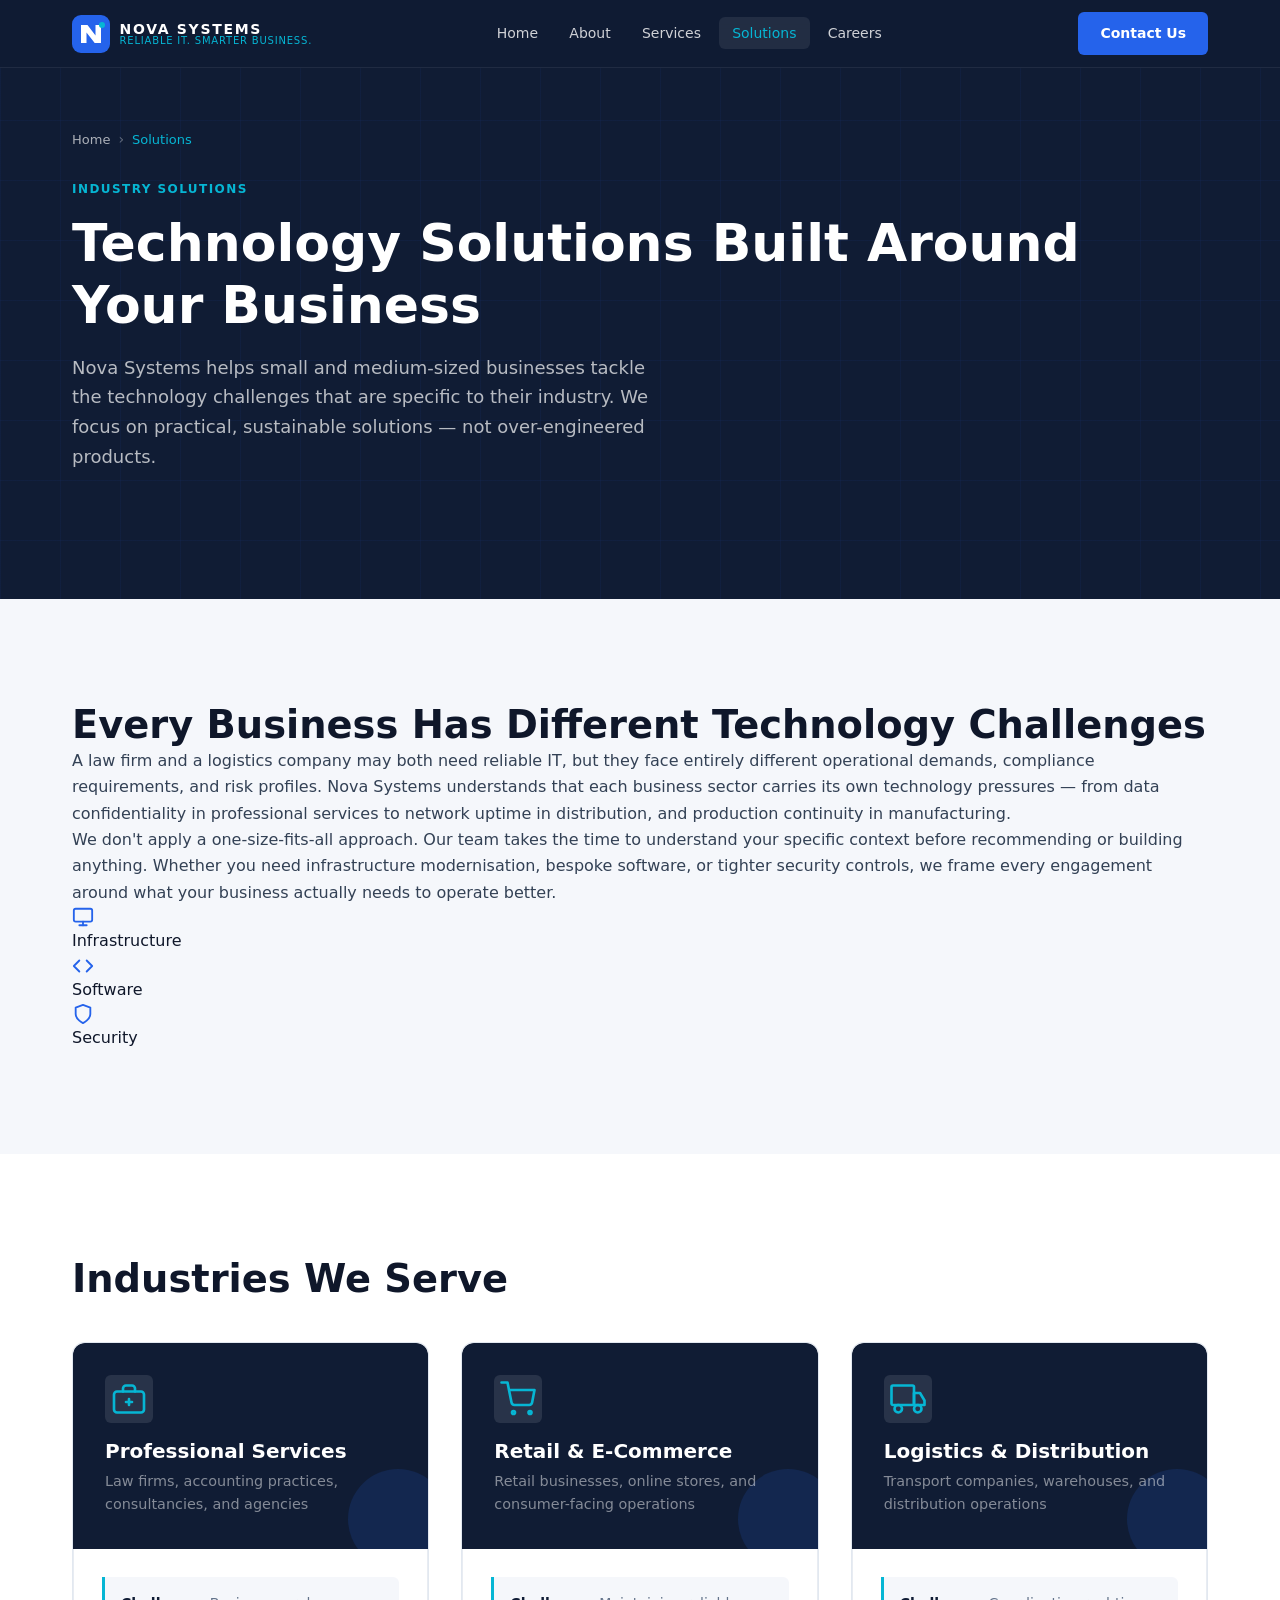
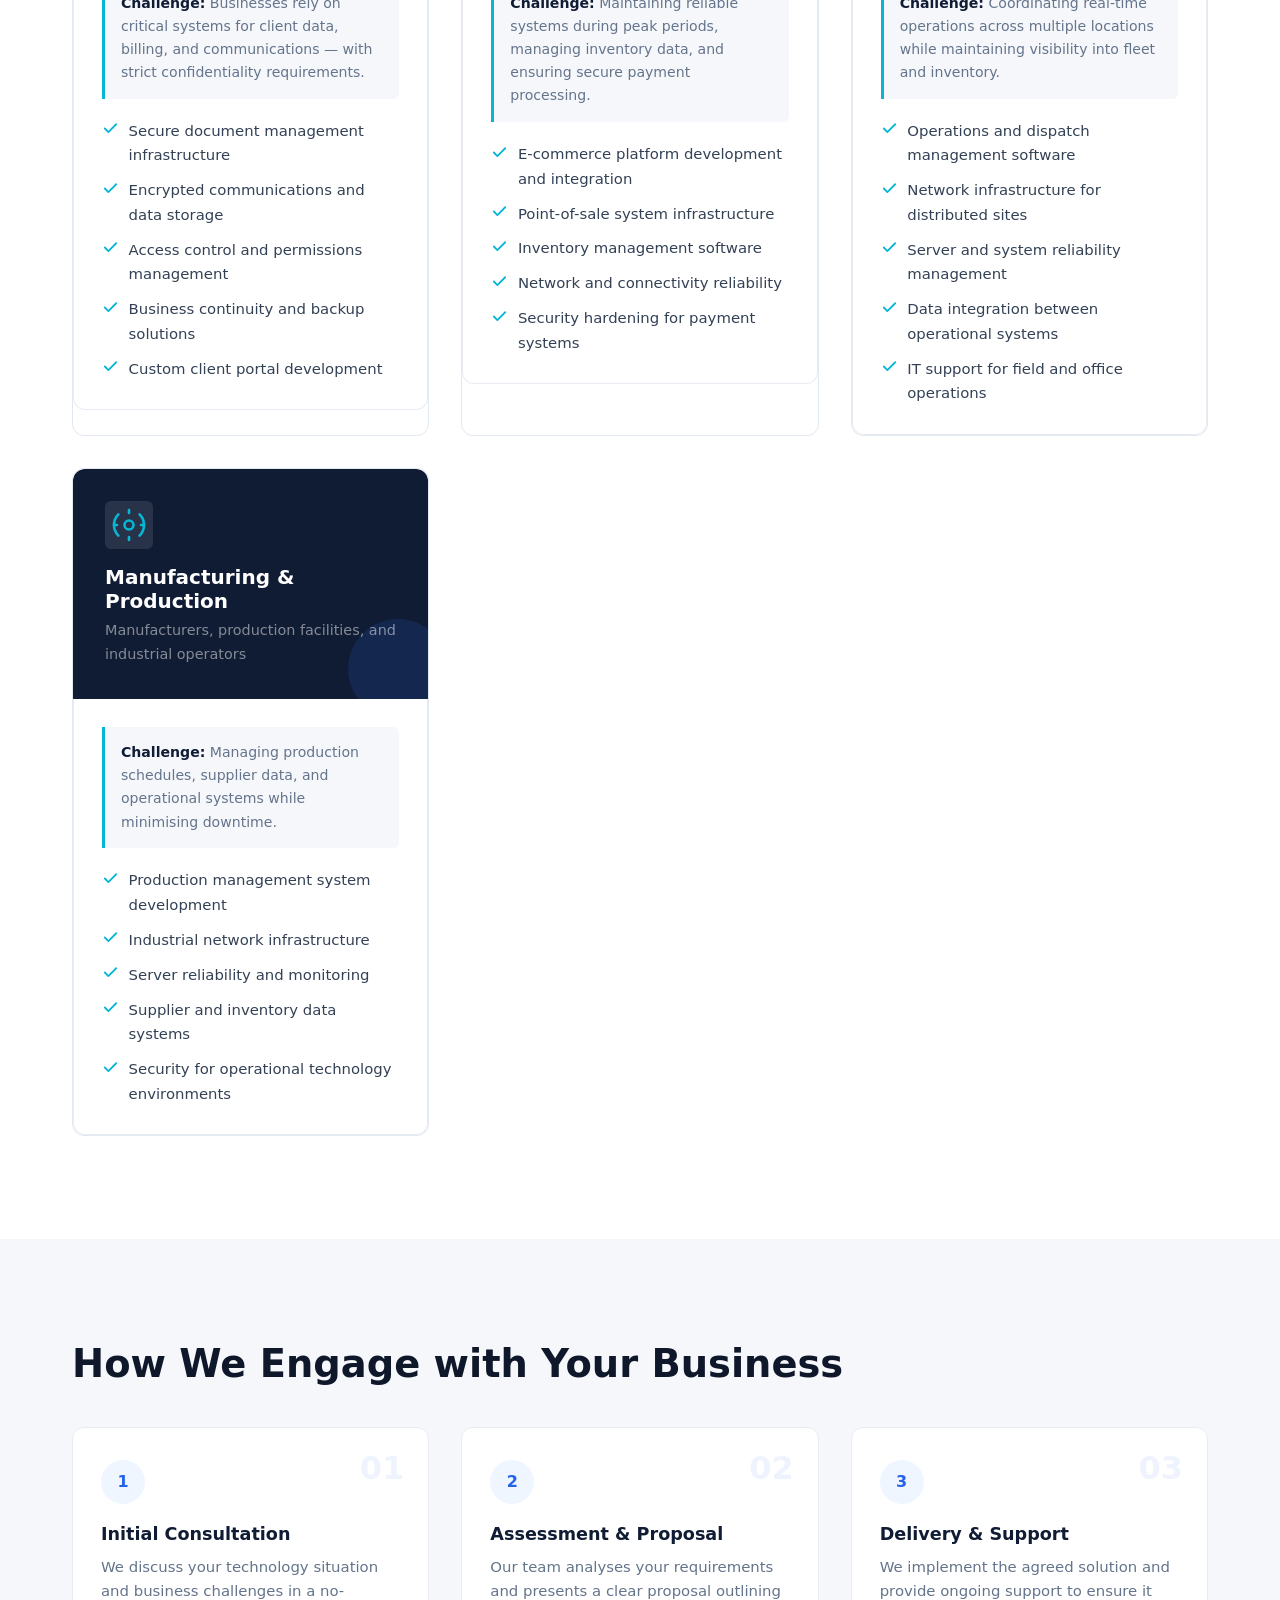
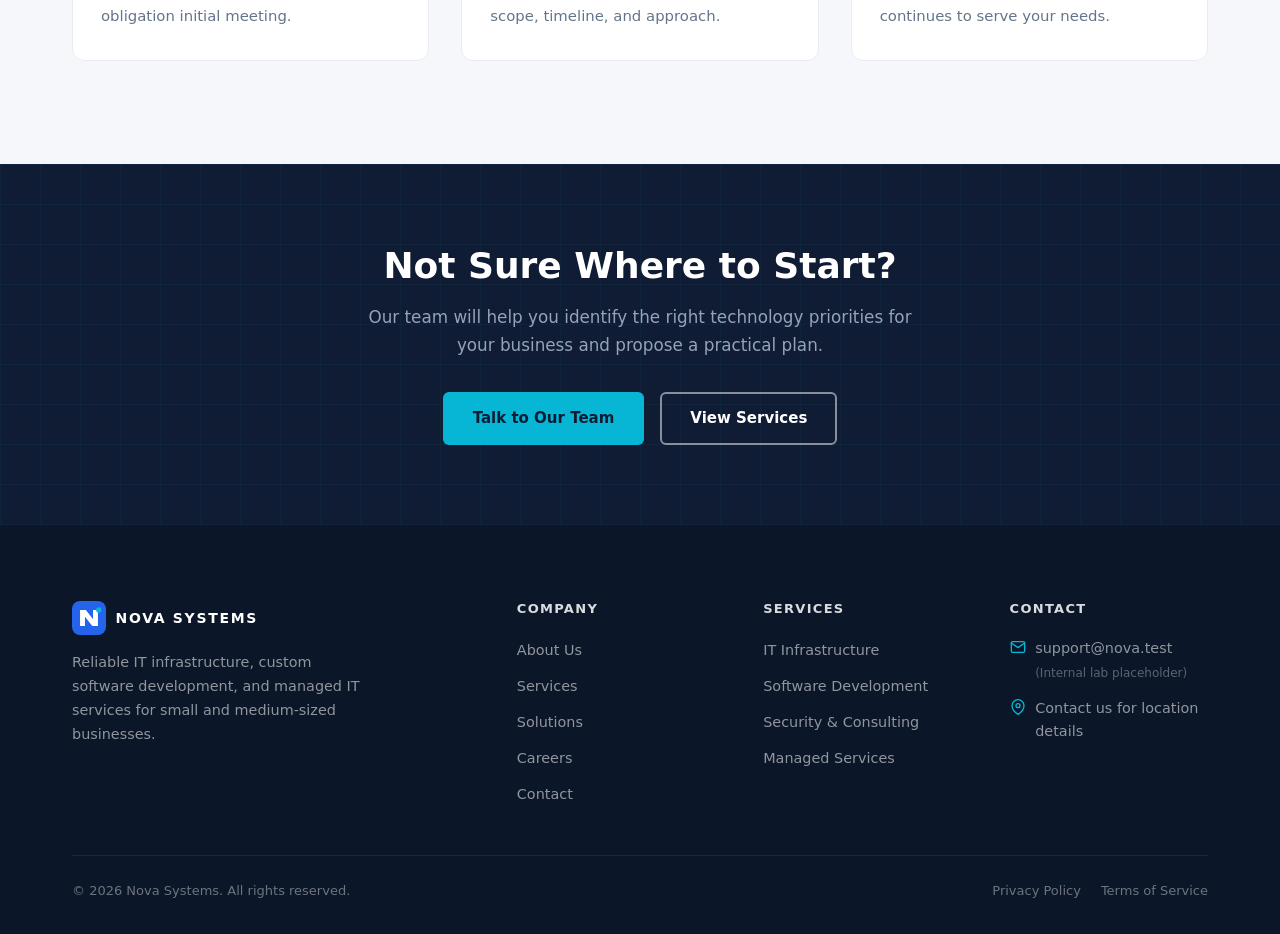
<file: apache/nova-lab/var/www/html/nova/solutions.html>
<!DOCTYPE html>
<html lang="en">
<head>
  <meta charset="UTF-8" />
  <meta name="viewport" content="width=device-width, initial-scale=1.0" />
  <title>Solutions — Nova Systems Technology for Your Industry</title>
  <meta name="description" content="Discover how Nova Systems helps professional services, retail, logistics, and manufacturing businesses solve real technology challenges with practical IT solutions." />
  <meta name="robots" content="index, follow" />
  <link rel="preconnect" href="https://fonts.googleapis.com" />
  <link rel="stylesheet" href="assets/css/styles.css" />
</head>
<body>

  <!-- ======= NAVBAR ======= -->
  <nav id="navbar" role="navigation" aria-label="Main navigation">
    <div class="container nav-inner">
      <a href="index.html" class="nav-logo" aria-label="Nova Systems homepage">
        <svg width="38" height="38" viewBox="0 0 38 38" fill="none" aria-hidden="true">
          <rect width="38" height="38" rx="9" fill="#2563EB"/>
          <path d="M9 28V10l6.5 0 8 10.5V10H29V28h-6.3L14.5 17.5V28H9Z" fill="white"/>
          <circle cx="30" cy="10" r="3" fill="#06B6D4"/>
        </svg>
        <div class="nav-logo-text">
          <span class="nav-logo-name">Nova Systems</span>
          <span class="nav-logo-tagline">Reliable IT. Smarter Business.</span>
        </div>
      </a>
      <ul class="nav-links" role="list">
        <li><a href="index.html">Home</a></li>
        <li><a href="about.html">About</a></li>
        <li><a href="services.html">Services</a></li>
        <li><a href="solutions.html">Solutions</a></li>
        <li><a href="careers.html">Careers</a></li>
      </ul>
      <a href="contact.html" class="btn btn-primary btn-sm nav-cta">Contact Us</a>
      <button class="nav-toggle" id="nav-toggle" aria-label="Open navigation" aria-expanded="false" aria-controls="nav-mobile">
        <span></span><span></span><span></span>
      </button>
    </div>
  </nav>
  <nav id="nav-mobile" class="nav-mobile" aria-label="Mobile navigation">
    <a href="index.html">Home</a>
    <a href="about.html">About</a>
    <a href="services.html">Services</a>
    <a href="solutions.html">Solutions</a>
    <a href="careers.html">Careers</a>
    <a href="contact.html" class="btn btn-primary">Contact Us</a>
  </nav>

  <main id="main-content">

    <!-- ======= PAGE HERO ======= -->
    <section class="page-hero page-top" aria-labelledby="page-hero-heading">
      <div class="container">
        <nav class="breadcrumb" aria-label="Breadcrumb">
          <ol role="list">
            <li><a href="index.html">Home</a></li>
            <li class="breadcrumb-separator" aria-hidden="true">›</li>
            <li aria-current="page">Solutions</li>
          </ol>
        </nav>
        <div class="page-hero-inner">
          <span class="section-label fade-up stagger-1">Industry Solutions</span>
          <h1 id="page-hero-heading" class="fade-up stagger-2">Technology Solutions Built Around Your Business</h1>
          <p class="page-hero-sub fade-up stagger-3">
            Nova Systems helps small and medium-sized businesses tackle the technology challenges that are specific to their industry. We focus on practical, sustainable solutions — not over-engineered products.
          </p>
        </div>
      </div>
    </section>

    <!-- ======= INTRO SECTION ======= -->
    <section class="section section--light" aria-labelledby="intro-heading">
      <div class="container">
        <div class="section-intro fade-up stagger-1">
          <h2 id="intro-heading">Every Business Has Different Technology Challenges</h2>
        </div>
        <div class="intro-content fade-up stagger-2">
          <p>
            A law firm and a logistics company may both need reliable IT, but they face entirely different operational demands, compliance requirements, and risk profiles. Nova Systems understands that each business sector carries its own technology pressures — from data confidentiality in professional services to network uptime in distribution, and production continuity in manufacturing.
          </p>
          <p>
            We don't apply a one-size-fits-all approach. Our team takes the time to understand your specific context before recommending or building anything. Whether you need infrastructure modernisation, bespoke software, or tighter security controls, we frame every engagement around what your business actually needs to operate better.
          </p>
        </div>
        <div class="pillars-row fade-up stagger-3" aria-label="Three pillars Nova Systems addresses">
          <div class="pillar-badge">
            <svg width="22" height="22" viewBox="0 0 24 24" fill="none" stroke="#2563EB" stroke-width="2" stroke-linecap="round" stroke-linejoin="round" aria-hidden="true"><rect x="2" y="3" width="20" height="14" rx="2"/><line x1="8" y1="21" x2="16" y2="21"/><line x1="12" y1="17" x2="12" y2="21"/></svg>
            <span>Infrastructure</span>
          </div>
          <div class="pillar-badge">
            <svg width="22" height="22" viewBox="0 0 24 24" fill="none" stroke="#2563EB" stroke-width="2" stroke-linecap="round" stroke-linejoin="round" aria-hidden="true"><polyline points="16 18 22 12 16 6"/><polyline points="8 6 2 12 8 18"/></svg>
            <span>Software</span>
          </div>
          <div class="pillar-badge">
            <svg width="22" height="22" viewBox="0 0 24 24" fill="none" stroke="#2563EB" stroke-width="2" stroke-linecap="round" stroke-linejoin="round" aria-hidden="true"><path d="M12 22s8-4 8-10V5l-8-3-8 3v7c0 6 8 10 8 10z"/></svg>
            <span>Security</span>
          </div>
        </div>
      </div>
    </section>

    <!-- ======= SOLUTION CARDS GRID ======= -->
    <section class="section" aria-labelledby="industries-heading">
      <div class="container">
        <div class="section-intro fade-up stagger-1">
          <h2 id="industries-heading">Industries We Serve</h2>
        </div>

        <div class="solution-cards" style="display:grid;grid-template-columns:repeat(auto-fit,minmax(280px,1fr));gap:2rem;margin-top:2.5rem;">

          <!-- Card 1: Professional Services -->
          <article class="solution-card fade-up stagger-1" aria-labelledby="card-professional-title">
            <div class="solution-card-header" style="background:#101C34;padding:2rem;border-radius:12px 12px 0 0;color:#fff;">
              <div class="solution-card-icon" aria-hidden="true" style="margin-bottom:1rem;">
                <svg width="36" height="36" viewBox="0 0 24 24" fill="none" stroke="#06B6D4" stroke-width="1.75" stroke-linecap="round" stroke-linejoin="round">
                  <rect x="2" y="7" width="20" height="14" rx="2"/>
                  <path d="M16 7V5a2 2 0 0 0-2-2h-4a2 2 0 0 0-2 2v2"/>
                  <line x1="12" y1="12" x2="12" y2="16"/>
                  <line x1="10" y1="14" x2="14" y2="14"/>
                </svg>
              </div>
              <h3 id="card-professional-title" style="font-size:1.25rem;margin:0 0 .4rem;">Professional Services</h3>
              <p style="font-size:.9rem;opacity:.75;margin:0;">Law firms, accounting practices, consultancies, and agencies</p>
            </div>
            <div class="solution-card-body" style="background:#fff;border:1px solid #e8ecf2;border-top:0;border-radius:0 0 12px 12px;padding:1.75rem;">
              <div class="challenge-box" style="background:#F5F7FB;border-left:3px solid #06B6D4;padding:.9rem 1rem;border-radius:0 6px 6px 0;margin-bottom:1.25rem;">
                <p style="font-size:.88rem;color:#64748B;margin:0;"><strong style="color:#101C34;">Challenge:</strong> Businesses rely on critical systems for client data, billing, and communications — with strict confidentiality requirements.</p>
              </div>
              <ul style="list-style:none;padding:0;margin:0;display:flex;flex-direction:column;gap:.65rem;">
                <li style="display:flex;align-items:flex-start;gap:.6rem;font-size:.93rem;color:#334155;">
                  <svg width="17" height="17" viewBox="0 0 24 24" fill="none" stroke="#06B6D4" stroke-width="2.5" stroke-linecap="round" stroke-linejoin="round" aria-hidden="true" style="flex-shrink:0;margin-top:.1rem;"><polyline points="20 6 9 17 4 12"/></svg>
                  Secure document management infrastructure
                </li>
                <li style="display:flex;align-items:flex-start;gap:.6rem;font-size:.93rem;color:#334155;">
                  <svg width="17" height="17" viewBox="0 0 24 24" fill="none" stroke="#06B6D4" stroke-width="2.5" stroke-linecap="round" stroke-linejoin="round" aria-hidden="true" style="flex-shrink:0;margin-top:.1rem;"><polyline points="20 6 9 17 4 12"/></svg>
                  Encrypted communications and data storage
                </li>
                <li style="display:flex;align-items:flex-start;gap:.6rem;font-size:.93rem;color:#334155;">
                  <svg width="17" height="17" viewBox="0 0 24 24" fill="none" stroke="#06B6D4" stroke-width="2.5" stroke-linecap="round" stroke-linejoin="round" aria-hidden="true" style="flex-shrink:0;margin-top:.1rem;"><polyline points="20 6 9 17 4 12"/></svg>
                  Access control and permissions management
                </li>
                <li style="display:flex;align-items:flex-start;gap:.6rem;font-size:.93rem;color:#334155;">
                  <svg width="17" height="17" viewBox="0 0 24 24" fill="none" stroke="#06B6D4" stroke-width="2.5" stroke-linecap="round" stroke-linejoin="round" aria-hidden="true" style="flex-shrink:0;margin-top:.1rem;"><polyline points="20 6 9 17 4 12"/></svg>
                  Business continuity and backup solutions
                </li>
                <li style="display:flex;align-items:flex-start;gap:.6rem;font-size:.93rem;color:#334155;">
                  <svg width="17" height="17" viewBox="0 0 24 24" fill="none" stroke="#06B6D4" stroke-width="2.5" stroke-linecap="round" stroke-linejoin="round" aria-hidden="true" style="flex-shrink:0;margin-top:.1rem;"><polyline points="20 6 9 17 4 12"/></svg>
                  Custom client portal development
                </li>
              </ul>
            </div>
          </article>

          <!-- Card 2: Retail & E-Commerce -->
          <article class="solution-card fade-up stagger-2" aria-labelledby="card-retail-title">
            <div class="solution-card-header" style="background:#101C34;padding:2rem;border-radius:12px 12px 0 0;color:#fff;">
              <div class="solution-card-icon" aria-hidden="true" style="margin-bottom:1rem;">
                <svg width="36" height="36" viewBox="0 0 24 24" fill="none" stroke="#06B6D4" stroke-width="1.75" stroke-linecap="round" stroke-linejoin="round">
                  <circle cx="9" cy="21" r="1"/><circle cx="20" cy="21" r="1"/>
                  <path d="M1 1h4l2.68 13.39a2 2 0 0 0 2 1.61h9.72a2 2 0 0 0 2-1.61L23 6H6"/>
                </svg>
              </div>
              <h3 id="card-retail-title" style="font-size:1.25rem;margin:0 0 .4rem;">Retail &amp; E-Commerce</h3>
              <p style="font-size:.9rem;opacity:.75;margin:0;">Retail businesses, online stores, and consumer-facing operations</p>
            </div>
            <div class="solution-card-body" style="background:#fff;border:1px solid #e8ecf2;border-top:0;border-radius:0 0 12px 12px;padding:1.75rem;">
              <div class="challenge-box" style="background:#F5F7FB;border-left:3px solid #06B6D4;padding:.9rem 1rem;border-radius:0 6px 6px 0;margin-bottom:1.25rem;">
                <p style="font-size:.88rem;color:#64748B;margin:0;"><strong style="color:#101C34;">Challenge:</strong> Maintaining reliable systems during peak periods, managing inventory data, and ensuring secure payment processing.</p>
              </div>
              <ul style="list-style:none;padding:0;margin:0;display:flex;flex-direction:column;gap:.65rem;">
                <li style="display:flex;align-items:flex-start;gap:.6rem;font-size:.93rem;color:#334155;">
                  <svg width="17" height="17" viewBox="0 0 24 24" fill="none" stroke="#06B6D4" stroke-width="2.5" stroke-linecap="round" stroke-linejoin="round" aria-hidden="true" style="flex-shrink:0;margin-top:.1rem;"><polyline points="20 6 9 17 4 12"/></svg>
                  E-commerce platform development and integration
                </li>
                <li style="display:flex;align-items:flex-start;gap:.6rem;font-size:.93rem;color:#334155;">
                  <svg width="17" height="17" viewBox="0 0 24 24" fill="none" stroke="#06B6D4" stroke-width="2.5" stroke-linecap="round" stroke-linejoin="round" aria-hidden="true" style="flex-shrink:0;margin-top:.1rem;"><polyline points="20 6 9 17 4 12"/></svg>
                  Point-of-sale system infrastructure
                </li>
                <li style="display:flex;align-items:flex-start;gap:.6rem;font-size:.93rem;color:#334155;">
                  <svg width="17" height="17" viewBox="0 0 24 24" fill="none" stroke="#06B6D4" stroke-width="2.5" stroke-linecap="round" stroke-linejoin="round" aria-hidden="true" style="flex-shrink:0;margin-top:.1rem;"><polyline points="20 6 9 17 4 12"/></svg>
                  Inventory management software
                </li>
                <li style="display:flex;align-items:flex-start;gap:.6rem;font-size:.93rem;color:#334155;">
                  <svg width="17" height="17" viewBox="0 0 24 24" fill="none" stroke="#06B6D4" stroke-width="2.5" stroke-linecap="round" stroke-linejoin="round" aria-hidden="true" style="flex-shrink:0;margin-top:.1rem;"><polyline points="20 6 9 17 4 12"/></svg>
                  Network and connectivity reliability
                </li>
                <li style="display:flex;align-items:flex-start;gap:.6rem;font-size:.93rem;color:#334155;">
                  <svg width="17" height="17" viewBox="0 0 24 24" fill="none" stroke="#06B6D4" stroke-width="2.5" stroke-linecap="round" stroke-linejoin="round" aria-hidden="true" style="flex-shrink:0;margin-top:.1rem;"><polyline points="20 6 9 17 4 12"/></svg>
                  Security hardening for payment systems
                </li>
              </ul>
            </div>
          </article>

          <!-- Card 3: Logistics & Distribution -->
          <article class="solution-card fade-up stagger-3" aria-labelledby="card-logistics-title">
            <div class="solution-card-header" style="background:#101C34;padding:2rem;border-radius:12px 12px 0 0;color:#fff;">
              <div class="solution-card-icon" aria-hidden="true" style="margin-bottom:1rem;">
                <svg width="36" height="36" viewBox="0 0 24 24" fill="none" stroke="#06B6D4" stroke-width="1.75" stroke-linecap="round" stroke-linejoin="round">
                  <rect x="1" y="3" width="15" height="13" rx="1"/>
                  <path d="M16 8h4l3 5v3h-7V8z"/>
                  <circle cx="5.5" cy="18.5" r="2.5"/><circle cx="18.5" cy="18.5" r="2.5"/>
                </svg>
              </div>
              <h3 id="card-logistics-title" style="font-size:1.25rem;margin:0 0 .4rem;">Logistics &amp; Distribution</h3>
              <p style="font-size:.9rem;opacity:.75;margin:0;">Transport companies, warehouses, and distribution operations</p>
            </div>
            <div class="solution-card-body" style="background:#fff;border:1px solid #e8ecf2;border-top:0;border-radius:0 0 12px 12px;padding:1.75rem;">
              <div class="challenge-box" style="background:#F5F7FB;border-left:3px solid #06B6D4;padding:.9rem 1rem;border-radius:0 6px 6px 0;margin-bottom:1.25rem;">
                <p style="font-size:.88rem;color:#64748B;margin:0;"><strong style="color:#101C34;">Challenge:</strong> Coordinating real-time operations across multiple locations while maintaining visibility into fleet and inventory.</p>
              </div>
              <ul style="list-style:none;padding:0;margin:0;display:flex;flex-direction:column;gap:.65rem;">
                <li style="display:flex;align-items:flex-start;gap:.6rem;font-size:.93rem;color:#334155;">
                  <svg width="17" height="17" viewBox="0 0 24 24" fill="none" stroke="#06B6D4" stroke-width="2.5" stroke-linecap="round" stroke-linejoin="round" aria-hidden="true" style="flex-shrink:0;margin-top:.1rem;"><polyline points="20 6 9 17 4 12"/></svg>
                  Operations and dispatch management software
                </li>
                <li style="display:flex;align-items:flex-start;gap:.6rem;font-size:.93rem;color:#334155;">
                  <svg width="17" height="17" viewBox="0 0 24 24" fill="none" stroke="#06B6D4" stroke-width="2.5" stroke-linecap="round" stroke-linejoin="round" aria-hidden="true" style="flex-shrink:0;margin-top:.1rem;"><polyline points="20 6 9 17 4 12"/></svg>
                  Network infrastructure for distributed sites
                </li>
                <li style="display:flex;align-items:flex-start;gap:.6rem;font-size:.93rem;color:#334155;">
                  <svg width="17" height="17" viewBox="0 0 24 24" fill="none" stroke="#06B6D4" stroke-width="2.5" stroke-linecap="round" stroke-linejoin="round" aria-hidden="true" style="flex-shrink:0;margin-top:.1rem;"><polyline points="20 6 9 17 4 12"/></svg>
                  Server and system reliability management
                </li>
                <li style="display:flex;align-items:flex-start;gap:.6rem;font-size:.93rem;color:#334155;">
                  <svg width="17" height="17" viewBox="0 0 24 24" fill="none" stroke="#06B6D4" stroke-width="2.5" stroke-linecap="round" stroke-linejoin="round" aria-hidden="true" style="flex-shrink:0;margin-top:.1rem;"><polyline points="20 6 9 17 4 12"/></svg>
                  Data integration between operational systems
                </li>
                <li style="display:flex;align-items:flex-start;gap:.6rem;font-size:.93rem;color:#334155;">
                  <svg width="17" height="17" viewBox="0 0 24 24" fill="none" stroke="#06B6D4" stroke-width="2.5" stroke-linecap="round" stroke-linejoin="round" aria-hidden="true" style="flex-shrink:0;margin-top:.1rem;"><polyline points="20 6 9 17 4 12"/></svg>
                  IT support for field and office operations
                </li>
              </ul>
            </div>
          </article>

          <!-- Card 4: Manufacturing & Production -->
          <article class="solution-card fade-up stagger-4" aria-labelledby="card-manufacturing-title">
            <div class="solution-card-header" style="background:#101C34;padding:2rem;border-radius:12px 12px 0 0;color:#fff;">
              <div class="solution-card-icon" aria-hidden="true" style="margin-bottom:1rem;">
                <svg width="36" height="36" viewBox="0 0 24 24" fill="none" stroke="#06B6D4" stroke-width="1.75" stroke-linecap="round" stroke-linejoin="round">
                  <circle cx="12" cy="12" r="3"/>
                  <path d="M19.07 4.93a10 10 0 0 1 0 14.14M4.93 4.93a10 10 0 0 0 0 14.14"/>
                  <path d="M12 2v2M12 20v2M2 12h2M20 12h2"/>
                </svg>
              </div>
              <h3 id="card-manufacturing-title" style="font-size:1.25rem;margin:0 0 .4rem;">Manufacturing &amp; Production</h3>
              <p style="font-size:.9rem;opacity:.75;margin:0;">Manufacturers, production facilities, and industrial operators</p>
            </div>
            <div class="solution-card-body" style="background:#fff;border:1px solid #e8ecf2;border-top:0;border-radius:0 0 12px 12px;padding:1.75rem;">
              <div class="challenge-box" style="background:#F5F7FB;border-left:3px solid #06B6D4;padding:.9rem 1rem;border-radius:0 6px 6px 0;margin-bottom:1.25rem;">
                <p style="font-size:.88rem;color:#64748B;margin:0;"><strong style="color:#101C34;">Challenge:</strong> Managing production schedules, supplier data, and operational systems while minimising downtime.</p>
              </div>
              <ul style="list-style:none;padding:0;margin:0;display:flex;flex-direction:column;gap:.65rem;">
                <li style="display:flex;align-items:flex-start;gap:.6rem;font-size:.93rem;color:#334155;">
                  <svg width="17" height="17" viewBox="0 0 24 24" fill="none" stroke="#06B6D4" stroke-width="2.5" stroke-linecap="round" stroke-linejoin="round" aria-hidden="true" style="flex-shrink:0;margin-top:.1rem;"><polyline points="20 6 9 17 4 12"/></svg>
                  Production management system development
                </li>
                <li style="display:flex;align-items:flex-start;gap:.6rem;font-size:.93rem;color:#334155;">
                  <svg width="17" height="17" viewBox="0 0 24 24" fill="none" stroke="#06B6D4" stroke-width="2.5" stroke-linecap="round" stroke-linejoin="round" aria-hidden="true" style="flex-shrink:0;margin-top:.1rem;"><polyline points="20 6 9 17 4 12"/></svg>
                  Industrial network infrastructure
                </li>
                <li style="display:flex;align-items:flex-start;gap:.6rem;font-size:.93rem;color:#334155;">
                  <svg width="17" height="17" viewBox="0 0 24 24" fill="none" stroke="#06B6D4" stroke-width="2.5" stroke-linecap="round" stroke-linejoin="round" aria-hidden="true" style="flex-shrink:0;margin-top:.1rem;"><polyline points="20 6 9 17 4 12"/></svg>
                  Server reliability and monitoring
                </li>
                <li style="display:flex;align-items:flex-start;gap:.6rem;font-size:.93rem;color:#334155;">
                  <svg width="17" height="17" viewBox="0 0 24 24" fill="none" stroke="#06B6D4" stroke-width="2.5" stroke-linecap="round" stroke-linejoin="round" aria-hidden="true" style="flex-shrink:0;margin-top:.1rem;"><polyline points="20 6 9 17 4 12"/></svg>
                  Supplier and inventory data systems
                </li>
                <li style="display:flex;align-items:flex-start;gap:.6rem;font-size:.93rem;color:#334155;">
                  <svg width="17" height="17" viewBox="0 0 24 24" fill="none" stroke="#06B6D4" stroke-width="2.5" stroke-linecap="round" stroke-linejoin="round" aria-hidden="true" style="flex-shrink:0;margin-top:.1rem;"><polyline points="20 6 9 17 4 12"/></svg>
                  Security for operational technology environments
                </li>
              </ul>
            </div>
          </article>

        </div>
      </div>
    </section>

    <!-- ======= HOW WE ENGAGE ======= -->
    <section class="section section--light" aria-labelledby="engage-heading">
      <div class="container">
        <div class="section-intro fade-up stagger-1">
          <h2 id="engage-heading">How We Engage with Your Business</h2>
        </div>
        <div class="approach-steps fade-up stagger-2" style="display:grid;grid-template-columns:repeat(auto-fit,minmax(220px,1fr));gap:2rem;margin-top:2.5rem;">

          <div class="approach-step" style="background:#fff;border-radius:12px;padding:2rem 1.75rem;border:1px solid #e8ecf2;position:relative;">
            <div style="display:inline-flex;align-items:center;justify-content:center;width:44px;height:44px;border-radius:50%;background:#EFF6FF;margin-bottom:1.25rem;">
              <span style="font-size:1rem;font-weight:700;color:#2563EB;">1</span>
            </div>
            <h3 style="font-size:1.1rem;margin:0 0 .6rem;color:#101C34;">Initial Consultation</h3>
            <p style="font-size:.93rem;color:#64748B;margin:0;line-height:1.65;">We discuss your technology situation and business challenges in a no-obligation initial meeting.</p>
          </div>

          <div class="approach-step" style="background:#fff;border-radius:12px;padding:2rem 1.75rem;border:1px solid #e8ecf2;position:relative;">
            <div style="display:inline-flex;align-items:center;justify-content:center;width:44px;height:44px;border-radius:50%;background:#EFF6FF;margin-bottom:1.25rem;">
              <span style="font-size:1rem;font-weight:700;color:#2563EB;">2</span>
            </div>
            <h3 style="font-size:1.1rem;margin:0 0 .6rem;color:#101C34;">Assessment &amp; Proposal</h3>
            <p style="font-size:.93rem;color:#64748B;margin:0;line-height:1.65;">Our team analyses your requirements and presents a clear proposal outlining scope, timeline, and approach.</p>
          </div>

          <div class="approach-step" style="background:#fff;border-radius:12px;padding:2rem 1.75rem;border:1px solid #e8ecf2;position:relative;">
            <div style="display:inline-flex;align-items:center;justify-content:center;width:44px;height:44px;border-radius:50%;background:#EFF6FF;margin-bottom:1.25rem;">
              <span style="font-size:1rem;font-weight:700;color:#2563EB;">3</span>
            </div>
            <h3 style="font-size:1.1rem;margin:0 0 .6rem;color:#101C34;">Delivery &amp; Support</h3>
            <p style="font-size:.93rem;color:#64748B;margin:0;line-height:1.65;">We implement the agreed solution and provide ongoing support to ensure it continues to serve your needs.</p>
          </div>

        </div>
      </div>
    </section>

    <!-- ======= CTA BAND ======= -->
    <section class="section cta-band" aria-labelledby="cta-heading" style="background:#101C34;text-align:center;padding:5rem 1.5rem;">
      <div class="container">
        <h2 id="cta-heading" class="fade-up stagger-1" style="color:#fff;font-size:clamp(1.6rem,3vw,2.25rem);margin:0 0 1rem;">Not Sure Where to Start?</h2>
        <p class="fade-up stagger-2" style="color:#94a3b8;max-width:560px;margin:0 auto 2rem;font-size:1.05rem;line-height:1.7;">
          Our team will help you identify the right technology priorities for your business and propose a practical plan.
        </p>
        <div class="cta-band-actions fade-up stagger-3" style="display:flex;flex-wrap:wrap;gap:1rem;justify-content:center;">
          <a href="contact.html" class="btn btn-cyan">Talk to Our Team</a>
          <a href="services.html" class="btn btn-secondary">View Services</a>
        </div>
      </div>
    </section>

  </main>

  <!-- ======= FOOTER ======= -->
  <footer class="footer" role="contentinfo">
    <div class="container">
      <div class="footer-grid">
        <div class="footer-brand">
          <a href="index.html" class="nav-logo" aria-label="Nova Systems homepage">
            <svg width="34" height="34" viewBox="0 0 38 38" fill="none" aria-hidden="true">
              <rect width="38" height="38" rx="9" fill="#2563EB"/>
              <path d="M9 28V10l6.5 0 8 10.5V10H29V28h-6.3L14.5 17.5V28H9Z" fill="white"/>
              <circle cx="30" cy="10" r="3" fill="#06B6D4"/>
            </svg>
            <div class="nav-logo-text"><span class="nav-logo-name">Nova Systems</span></div>
          </a>
          <p>Reliable IT infrastructure, custom software development, and managed IT services for small and medium-sized businesses.</p>
        </div>
        <div class="footer-col">
          <h5>Company</h5>
          <ul>
            <li><a href="about.html">About Us</a></li>
            <li><a href="services.html">Services</a></li>
            <li><a href="solutions.html">Solutions</a></li>
            <li><a href="careers.html">Careers</a></li>
            <li><a href="contact.html">Contact</a></li>
          </ul>
        </div>
        <div class="footer-col">
          <h5>Services</h5>
          <ul>
            <li><a href="services.html#infrastructure">IT Infrastructure</a></li>
            <li><a href="services.html#software">Software Development</a></li>
            <li><a href="services.html#security">Security &amp; Consulting</a></li>
            <li><a href="services.html#support">Managed Services</a></li>
          </ul>
        </div>
        <div class="footer-col">
          <h5>Contact</h5>
          <div class="footer-contact-item">
            <svg width="16" height="16" viewBox="0 0 24 24" fill="none" stroke="currentColor" stroke-width="2" stroke-linecap="round" stroke-linejoin="round" aria-hidden="true"><path d="M4 4h16c1.1 0 2 .9 2 2v12c0 1.1-.9 2-2 2H4c-1.1 0-2-.9-2-2V6c0-1.1.9-2 2-2z"/><polyline points="22,6 12,13 2,6"/></svg>
            <span>support@nova.test<br><small style="opacity:.6">(Internal lab placeholder)</small></span>
          </div>
          <div class="footer-contact-item">
            <svg width="16" height="16" viewBox="0 0 24 24" fill="none" stroke="currentColor" stroke-width="2" stroke-linecap="round" stroke-linejoin="round" aria-hidden="true"><path d="M21 10c0 7-9 13-9 13s-9-6-9-13a9 9 0 0 1 18 0z"/><circle cx="12" cy="10" r="3"/></svg>
            <span>Contact us for location details</span>
          </div>
        </div>
      </div>
      <div class="footer-bottom">
        <p>&copy; 2026 Nova Systems. All rights reserved.</p>
        <nav class="footer-legal" aria-label="Legal links">
          <a href="#">Privacy Policy</a>
          <a href="#">Terms of Service</a>
        </nav>
      </div>
    </div>
  </footer>
  <script src="assets/js/main.js"></script>

</body>
</html>
</file>
<file: apache/nova-lab/var/www/html/dl-nova/assets/css/styles.css>
/* ============================================================
   Nova Systems Download Center — Stylesheet
   Version: 1.0.0
   Brand Palette:
     Midnight Navy : #101C34
     Primary Blue  : #2563EB
     Cyan Accent   : #06B6D4
     White         : #FFFFFF
     Light BG      : #F5F7FB
     Slate Gray    : #64748B
   ============================================================ */

/* ── Reset & Variables ────────────────────────────────────── */
*, *::before, *::after { box-sizing: border-box; margin: 0; padding: 0; }

:root {
  --navy:       #101C34;
  --navy-dark:  #0B1426;
  --navy-80:    #1A2846;
  --navy-card:  #16233B;
  --blue:       #2563EB;
  --blue-dark:  #1D4ED8;
  --blue-light: #DBEAFE;
  --cyan:       #06B6D4;
  --cyan-dark:  #0891B2;
  --cyan-light: #E0F2FE;
  --white:      #FFFFFF;
  --light:      #F5F7FB;
  --slate:      #64748B;
  --slate-dark: #334155;
  --text-dark:  #0F172A;
  --border:     #E2E8F0;
  --border-dark:rgba(255, 255, 255, 0.12);

  --success:    #10B981;
  --success-bg: #ECFDF5;
  --warning:    #F59E0B;
  --warning-bg: #FEF3C7;

  --font-base:  'Inter', system-ui, -apple-system, BlinkMacSystemFont, 'Segoe UI', Roboto, Helvetica, Arial, sans-serif;
  --font-mono:  ui-monospace, SFMono-Regular, Menlo, Monaco, Consolas, "Liberation Mono", "Courier New", monospace;

  --radius-sm:  6px;
  --radius-md:  10px;
  --radius-lg:  16px;
  --radius-full:9999px;

  --shadow-sm:  0 1px 3px rgba(0, 0, 0, 0.06), 0 1px 2px rgba(0, 0, 0, 0.04);
  --shadow-md:  0 4px 14px rgba(16, 28, 52, 0.08), 0 2px 6px rgba(16, 28, 52, 0.04);
  --shadow-lg:  0 10px 30px rgba(16, 28, 52, 0.12), 0 4px 12px rgba(16, 28, 52, 0.06);

  --transition: 200ms ease;
}

html {
  scroll-behavior: smooth;
  font-size: 16px;
}

body {
  font-family: var(--font-base);
  color: var(--text-dark);
  background-color: var(--white);
  line-height: 1.6;
  -webkit-font-smoothing: antialiased;
  min-height: 100vh;
  display: flex;
  flex-direction: column;
}

main {
  flex: 1 0 auto;
}

img, svg { display: block; max-width: 100%; }
a { color: inherit; text-decoration: none; }
ul, ol { list-style: none; padding: 0; margin: 0; }
button { cursor: pointer; font-family: inherit; border: none; background: transparent; }

/* ── Typography ───────────────────────────────────────────── */
h1, h2, h3, h4, h5 {
  color: var(--text-dark);
  font-weight: 700;
  line-height: 1.25;
}

h1 { font-size: clamp(2.1rem, 4.5vw, 3.2rem); }
h2 { font-size: clamp(1.6rem, 3.2vw, 2.2rem); }
h3 { font-size: clamp(1.2rem, 2.2vw, 1.5rem); }
h4 { font-size: 1.1rem; }
p  { color: var(--slate-dark); }

.text-white   { color: var(--white) !important; }
.text-cyan    { color: var(--cyan) !important; }
.text-blue    { color: var(--blue) !important; }
.text-slate   { color: var(--slate) !important; }
.text-success { color: var(--success) !important; }
.text-muted   { color: #64748B; font-size: 0.875rem; }

/* ── Layout Utilities ─────────────────────────────────────── */
.container {
  max-width: 1200px;
  margin-inline: auto;
  padding-inline: clamp(1rem, 4vw, 2rem);
}

.section {
  padding-block: clamp(3.5rem, 6vw, 5.5rem);
}

.section--light { background-color: var(--light); }
.section--navy  { background-color: var(--navy); color: var(--white); }
.section--navy h2, .section--navy h3 { color: var(--white); }

.grid-2 { display: grid; grid-template-columns: repeat(2, 1fr); gap: 2rem; }
.grid-3 { display: grid; grid-template-columns: repeat(3, 1fr); gap: 1.75rem; }
.grid-4 { display: grid; grid-template-columns: repeat(4, 1fr); gap: 1.5rem; }

.flex { display: flex; }
.flex-center { display: flex; align-items: center; justify-content: center; }
.flex-between { display: flex; align-items: center; justify-content: space-between; }
.flex-col { display: flex; flex-direction: column; }
.gap-1 { gap: 0.5rem; }
.gap-2 { gap: 1rem; }
.gap-3 { gap: 1.5rem; }

/* ── Section Headers ──────────────────────────────────────── */
.section-header {
  text-align: center;
  max-width: 720px;
  margin-inline: auto;
  margin-bottom: clamp(2.5rem, 4vw, 3.5rem);
}

.section-label {
  display: inline-flex;
  align-items: center;
  gap: 0.4rem;
  font-size: 0.75rem;
  font-weight: 700;
  letter-spacing: 0.1em;
  text-transform: uppercase;
  color: var(--cyan);
  margin-bottom: 0.6rem;
}

.section-header h2 { margin-bottom: 0.85rem; }
.section-header p  { font-size: 1.05rem; color: var(--slate); }

/* ── Buttons ──────────────────────────────────────────────── */
.btn {
  display: inline-flex;
  align-items: center;
  justify-content: center;
  gap: 0.5rem;
  padding: 0.75rem 1.5rem;
  border-radius: var(--radius-sm);
  font-size: 0.9375rem;
  font-weight: 600;
  border: 1.5px solid transparent;
  transition: all var(--transition);
  white-space: nowrap;
}

.btn:focus-visible {
  outline: 3px solid var(--cyan);
  outline-offset: 3px;
}

.btn-primary {
  background-color: var(--blue);
  color: var(--white);
}
.btn-primary:hover {
  background-color: var(--blue-dark);
  box-shadow: 0 4px 14px rgba(37, 99, 235, 0.35);
  transform: translateY(-1px);
}

.btn-secondary {
  background-color: transparent;
  color: var(--white);
  border-color: rgba(255, 255, 255, 0.35);
}
.btn-secondary:hover {
  background-color: rgba(255, 255, 255, 0.1);
  border-color: var(--white);
}

.btn-cyan {
  background-color: var(--cyan);
  color: var(--navy);
  font-weight: 700;
}
.btn-cyan:hover {
  background-color: #0891B2;
  color: var(--white);
  box-shadow: 0 4px 14px rgba(6, 182, 212, 0.35);
  transform: translateY(-1px);
}

.btn-outline {
  background-color: transparent;
  color: var(--blue);
  border-color: var(--blue);
}
.btn-outline:hover {
  background-color: var(--blue);
  color: var(--white);
}

.btn-download {
  background-color: var(--blue);
  color: var(--white);
  padding: 0.6rem 1.25rem;
  font-size: 0.875rem;
  border-radius: var(--radius-sm);
}
.btn-download:hover {
  background-color: var(--blue-dark);
  box-shadow: 0 4px 12px rgba(37, 99, 235, 0.3);
}

.btn-sm { padding: 0.45rem 1rem; font-size: 0.8125rem; }
.btn-lg { padding: 0.9rem 2rem; font-size: 1rem; }

.btn-disabled {
  background-color: #E2E8F0;
  color: #94A3B8;
  cursor: not-allowed;
  border-color: transparent;
  pointer-events: none;
}

/* ── Badges ───────────────────────────────────────────────── */
.badge {
  display: inline-flex;
  align-items: center;
  gap: 0.35rem;
  padding: 0.25rem 0.65rem;
  border-radius: var(--radius-full);
  font-size: 0.75rem;
  font-weight: 600;
  letter-spacing: 0.02em;
  text-transform: uppercase;
  width: fit-content;
}

.badge-success {
  background-color: var(--success-bg);
  color: #065F46;
  border: 1px solid rgba(16, 185, 129, 0.3);
}
.badge-warning {
  background-color: var(--warning-bg);
  color: #92400E;
  border: 1px solid rgba(245, 158, 11, 0.3);
}
.badge-blue {
  background-color: var(--blue-light);
  color: #1E40AF;
  border: 1px solid rgba(37, 99, 235, 0.25);
}
.badge-cyan {
  background-color: var(--cyan-light);
  color: #0E7490;
  border: 1px solid rgba(6, 182, 212, 0.25);
}
.badge-slate {
  background-color: #F1F5F9;
  color: #475569;
  border: 1px solid #CBD5E1;
}

/* ── Navigation Bar ───────────────────────────────────────── */
#navbar {
  position: fixed;
  top: 0; left: 0; right: 0;
  z-index: 1000;
  height: 72px;
  background-color: rgba(16, 28, 52, 0.97);
  backdrop-filter: blur(12px);
  -webkit-backdrop-filter: blur(12px);
  border-bottom: 1px solid var(--border-dark);
  transition: all var(--transition);
}

#navbar.scrolled {
  background-color: rgba(11, 20, 38, 0.99);
  box-shadow: 0 4px 20px rgba(0, 0, 0, 0.3);
}

.nav-inner {
  height: 100%;
  display: flex;
  align-items: center;
  justify-content: space-between;
  gap: 1.5rem;
}

/* Download Center Logo */
.nav-logo {
  display: flex;
  align-items: center;
  gap: 0.75rem;
  flex-shrink: 0;
}

.nav-logo-icon {
  width: 42px;
  height: 42px;
  flex-shrink: 0;
}

.nav-logo-text {
  display: flex;
  flex-direction: column;
}

.nav-logo-parent {
  font-size: 0.75rem;
  font-weight: 700;
  letter-spacing: 0.12em;
  text-transform: uppercase;
  color: var(--cyan);
  line-height: 1.1;
}

.nav-logo-title {
  font-size: 1rem;
  font-weight: 800;
  letter-spacing: 0.05em;
  text-transform: uppercase;
  color: var(--white);
  line-height: 1.1;
}

/* Nav links */
.nav-links {
  display: flex;
  align-items: center;
  gap: 0.25rem;
}

.nav-links a {
  font-size: 0.875rem;
  font-weight: 500;
  color: rgba(255, 255, 255, 0.8);
  padding: 0.5rem 0.85rem;
  border-radius: var(--radius-sm);
  transition: all var(--transition);
}

.nav-links a:hover,
.nav-links a.active {
  color: var(--white);
  background-color: rgba(255, 255, 255, 0.08);
}

.nav-links a.active {
  color: var(--cyan);
  font-weight: 600;
}

/* Corporate Link in Nav */
.nav-corp-link {
  display: inline-flex;
  align-items: center;
  gap: 0.4rem;
  font-size: 0.8125rem;
  font-weight: 600;
  color: rgba(255, 255, 255, 0.75);
  background: rgba(255, 255, 255, 0.06);
  border: 1px solid rgba(255, 255, 255, 0.14);
  padding: 0.45rem 0.9rem;
  border-radius: var(--radius-sm);
  transition: all var(--transition);
}
.nav-corp-link:hover {
  background: rgba(37, 99, 235, 0.25);
  border-color: var(--blue);
  color: var(--white);
}

/* Mobile Toggle */
.nav-toggle {
  display: none;
  flex-direction: column;
  justify-content: center;
  gap: 5px;
  width: 36px;
  height: 36px;
  padding: 4px;
}

.nav-toggle span {
  display: block;
  width: 24px;
  height: 2px;
  background-color: var(--white);
  border-radius: 2px;
  transition: transform var(--transition), opacity var(--transition);
}

/* Mobile Menu */
.nav-mobile {
  display: none;
  position: fixed;
  top: 72px; left: 0; right: 0;
  background-color: var(--navy-dark);
  border-bottom: 1px solid var(--border-dark);
  padding: 1.25rem;
  flex-direction: column;
  gap: 0.5rem;
  z-index: 999;
  box-shadow: 0 10px 30px rgba(0, 0, 0, 0.5);
  animation: slideDown 200ms ease;
}

.nav-mobile.open { display: flex; }

.nav-mobile a {
  font-size: 0.95rem;
  font-weight: 500;
  color: rgba(255, 255, 255, 0.85);
  padding: 0.75rem 1rem;
  border-radius: var(--radius-sm);
  border-bottom: 1px solid rgba(255, 255, 255, 0.05);
}

.nav-mobile a:hover,
.nav-mobile a.active {
  color: var(--cyan);
  background-color: rgba(255, 255, 255, 0.06);
}

.nav-mobile .nav-corp-link {
  margin-top: 0.5rem;
  justify-content: center;
}

@keyframes slideDown {
  from { opacity: 0; transform: translateY(-8px); }
  to   { opacity: 1; transform: translateY(0); }
}

/* ── Page Top Spacing ─────────────────────────────────────── */
.page-top { padding-top: 72px; }

/* ── Hero Sections ────────────────────────────────────────── */
.hero {
  position: relative;
  background-color: var(--navy);
  color: var(--white);
  padding-block: clamp(4rem, 7vw, 6.5rem) clamp(3.5rem, 6vw, 5rem);
  overflow: hidden;
}

.hero-bg {
  position: absolute;
  inset: 0;
  pointer-events: none;
}

.hero-grid {
  position: absolute;
  inset: 0;
  background-image:
    linear-gradient(rgba(37, 99, 235, 0.07) 1px, transparent 1px),
    linear-gradient(90deg, rgba(37, 99, 235, 0.07) 1px, transparent 1px);
  background-size: 48px 48px;
}

.hero-glow-1 {
  position: absolute;
  top: -10%; right: -5%;
  width: 500px; height: 500px;
  background: radial-gradient(circle, rgba(37, 99, 235, 0.25) 0%, transparent 70%);
  border-radius: 50%;
  filter: blur(80px);
}

.hero-glow-2 {
  position: absolute;
  bottom: -20%; left: 10%;
  width: 450px; height: 450px;
  background: radial-gradient(circle, rgba(6, 182, 212, 0.15) 0%, transparent 70%);
  border-radius: 50%;
  filter: blur(80px);
}

.hero-content {
  position: relative;
  z-index: 2;
  display: grid;
  grid-template-columns: 1.15fr 0.85fr;
  align-items: center;
  gap: 3rem;
}

.hero-text {
  max-width: 640px;
}

.hero-badge {
  display: inline-flex;
  align-items: center;
  gap: 0.5rem;
  background: rgba(6, 182, 212, 0.12);
  border: 1px solid rgba(6, 182, 212, 0.28);
  border-radius: var(--radius-full);
  padding: 0.35rem 0.9rem;
  font-size: 0.8125rem;
  font-weight: 600;
  color: var(--cyan);
  text-transform: uppercase;
  letter-spacing: 0.06em;
  margin-bottom: 1.5rem;
}

.hero-badge::before {
  content: '';
  width: 6px; height: 6px;
  border-radius: 50%;
  background-color: var(--cyan);
  box-shadow: 0 0 8px var(--cyan);
}

.hero h1 {
  color: var(--white);
  margin-bottom: 1.25rem;
}

.hero h1 span { color: var(--cyan); }

.hero-subtitle {
  font-size: clamp(1.05rem, 1.8vw, 1.2rem);
  color: rgba(255, 255, 255, 0.78);
  margin-bottom: 2rem;
  line-height: 1.6;
}

.hero-actions {
  display: flex;
  gap: 1rem;
  flex-wrap: wrap;
  margin-bottom: 2.5rem;
}

/* Hero Quick Stats */
.hero-stats {
  display: flex;
  gap: 2rem;
  padding-top: 1.5rem;
  border-top: 1px solid var(--border-dark);
  flex-wrap: wrap;
}

.stat-item {
  display: flex;
  flex-direction: column;
}

.stat-value {
  font-size: 1.6rem;
  font-weight: 800;
  color: var(--white);
  line-height: 1.1;
}
.stat-value span { color: var(--cyan); }

.stat-label {
  font-size: 0.75rem;
  color: rgba(255, 255, 255, 0.6);
  text-transform: uppercase;
  letter-spacing: 0.05em;
  margin-top: 0.2rem;
}

/* Hero Graphic Illustration */
.hero-graphic {
  position: relative;
  display: flex;
  justify-content: center;
}

.tech-panel {
  width: 100%;
  max-width: 460px;
  background: rgba(22, 35, 59, 0.85);
  border: 1px solid rgba(255, 255, 255, 0.15);
  border-radius: var(--radius-lg);
  padding: 1.5rem;
  box-shadow: 0 20px 40px rgba(0, 0, 0, 0.35);
  backdrop-filter: blur(8px);
}

.tech-panel-header {
  display: flex;
  align-items: center;
  justify-content: space-between;
  border-bottom: 1px solid rgba(255, 255, 255, 0.1);
  padding-bottom: 0.85rem;
  margin-bottom: 1.25rem;
}

.tech-dots {
  display: flex;
  gap: 6px;
}
.tech-dots span {
  width: 10px; height: 10px;
  border-radius: 50%;
  background: rgba(255, 255, 255, 0.2);
}
.tech-dots span:nth-child(1) { background: #EF4444; }
.tech-dots span:nth-child(2) { background: #F59E0B; }
.tech-dots span:nth-child(3) { background: #10B981; }

.tech-panel-title {
  font-family: var(--font-mono);
  font-size: 0.75rem;
  color: var(--cyan);
}

.tech-row {
  display: flex;
  align-items: center;
  justify-content: space-between;
  background: rgba(255, 255, 255, 0.04);
  border: 1px solid rgba(255, 255, 255, 0.08);
  border-radius: var(--radius-sm);
  padding: 0.75rem 1rem;
  margin-bottom: 0.75rem;
}

.tech-row:last-child { margin-bottom: 0; }

.tech-row-info {
  display: flex;
  align-items: center;
  gap: 0.75rem;
}

.tech-icon {
  width: 32px; height: 32px;
  background: rgba(37, 99, 235, 0.2);
  border-radius: var(--radius-sm);
  display: flex;
  align-items: center;
  justify-content: center;
  color: var(--cyan);
}

.tech-name {
  font-size: 0.875rem;
  font-weight: 600;
  color: var(--white);
}

.tech-meta {
  font-size: 0.75rem;
  color: rgba(255, 255, 255, 0.5);
}

/* ── Page Hero for Inner Pages ────────────────────────────── */
.page-hero {
  background-color: var(--navy);
  color: var(--white);
  padding-block: clamp(3rem, 5vw, 4.5rem);
  position: relative;
  overflow: hidden;
}

.page-hero::before {
  content: '';
  position: absolute;
  inset: 0;
  background-image:
    linear-gradient(rgba(37, 99, 235, 0.05) 1px, transparent 1px),
    linear-gradient(90deg, rgba(37, 99, 235, 0.05) 1px, transparent 1px);
  background-size: 40px 40px;
}

.page-hero .container { position: relative; z-index: 1; }

.page-hero h1 {
  color: var(--white);
  margin-bottom: 0.75rem;
}

.page-hero-desc {
  font-size: 1.1rem;
  color: rgba(255, 255, 255, 0.75);
  max-width: 680px;
}

/* ── Breadcrumb Navigation ────────────────────────────────── */
.breadcrumb {
  margin-bottom: 1.25rem;
}

.breadcrumb ol {
  display: flex;
  align-items: center;
  flex-wrap: wrap;
  gap: 0.5rem;
  list-style: none;
  padding: 0;
  margin: 0;
  font-size: 0.8125rem;
  color: rgba(255, 255, 255, 0.55);
}

.breadcrumb li {
  display: inline-flex;
  align-items: center;
  gap: 0.5rem;
}

.breadcrumb a {
  color: rgba(255, 255, 255, 0.65);
  transition: color var(--transition);
}

.breadcrumb a:hover {
  color: var(--cyan);
}

.breadcrumb .breadcrumb-separator {
  color: rgba(255, 255, 255, 0.35);
  user-select: none;
  font-size: 0.875rem;
}

.breadcrumb [aria-current="page"] {
  color: var(--cyan);
  font-weight: 500;
}

/* ── Live Search Bar Component ────────────────────────────── */
.search-container {
  max-width: 680px;
  margin-inline: auto;
  position: relative;
}

.search-bar-wrap {
  position: relative;
  display: flex;
  align-items: center;
  background: var(--white);
  border: 2px solid var(--border);
  border-radius: var(--radius-md);
  box-shadow: var(--shadow-md);
  transition: all var(--transition);
}

.search-bar-wrap:focus-within {
  border-color: var(--blue);
  box-shadow: 0 0 0 4px rgba(37, 99, 235, 0.15);
}

.search-icon {
  margin-left: 1.25rem;
  color: var(--slate);
  flex-shrink: 0;
}

.search-input {
  width: 100%;
  padding: 1rem 1rem 1rem 0.75rem;
  border: none;
  outline: none;
  font-size: 1rem;
  font-family: inherit;
  color: var(--text-dark);
  background: transparent;
}

.search-input::placeholder { color: #94A3B8; }

.search-clear-btn {
  display: none;
  margin-right: 1rem;
  padding: 0.35rem;
  color: var(--slate);
  border-radius: 50%;
  transition: all var(--transition);
}
.search-clear-btn:hover {
  background: #F1F5F9;
  color: var(--text-dark);
}
.search-clear-btn.visible { display: flex; }

/* Real-time Search Results Dropdown */
.search-dropdown {
  display: none;
  position: absolute;
  top: calc(100% + 8px);
  left: 0; right: 0;
  background: var(--white);
  border: 1px solid var(--border);
  border-radius: var(--radius-md);
  box-shadow: var(--shadow-lg);
  max-height: 420px;
  overflow-y: auto;
  z-index: 50;
  animation: slideDown 150ms ease;
}

.search-dropdown.open { display: block; }

.search-dropdown-item {
  display: flex;
  align-items: center;
  justify-content: space-between;
  padding: 0.85rem 1.25rem;
  border-bottom: 1px solid #F1F5F9;
  transition: background var(--transition);
}

.search-dropdown-item:hover,
.search-dropdown-item:focus {
  background-color: var(--light);
}

.search-dropdown-item:last-child { border-bottom: none; }

.search-item-info {
  display: flex;
  flex-direction: column;
}

.search-item-title {
  font-size: 0.9375rem;
  font-weight: 600;
  color: var(--text-dark);
}

.search-item-meta {
  font-size: 0.8125rem;
  color: var(--slate);
}

.search-empty {
  padding: 2rem;
  text-align: center;
  color: var(--slate);
  font-size: 0.9375rem;
}

/* ── Filter & Sort Controls ───────────────────────────────── */
.catalog-toolbar {
  display: flex;
  align-items: center;
  justify-content: space-between;
  gap: 1.25rem;
  flex-wrap: wrap;
  margin-bottom: 2rem;
  padding: 1rem 1.25rem;
  background-color: var(--white);
  border: 1px solid var(--border);
  border-radius: var(--radius-md);
  box-shadow: var(--shadow-sm);
}

.filter-group {
  display: flex;
  align-items: center;
  gap: 0.5rem;
  flex-wrap: wrap;
}

.filter-btn {
  padding: 0.45rem 1rem;
  border-radius: var(--radius-full);
  font-size: 0.875rem;
  font-weight: 600;
  color: var(--slate);
  background: #F1F5F9;
  border: 1px solid transparent;
  transition: all var(--transition);
}

.filter-btn:hover {
  background: #E2E8F0;
  color: var(--text-dark);
}

.filter-btn.active {
  background: var(--blue);
  color: var(--white);
  box-shadow: 0 2px 8px rgba(37, 99, 235, 0.25);
}

.sort-group {
  display: flex;
  align-items: center;
  gap: 0.5rem;
  margin-left: auto;
}

.sort-label {
  font-size: 0.8125rem;
  font-weight: 600;
  color: var(--slate);
  text-transform: uppercase;
  letter-spacing: 0.05em;
}

.sort-select {
  padding: 0.45rem 0.85rem;
  border: 1px solid var(--border);
  border-radius: var(--radius-sm);
  background: var(--white);
  font-family: inherit;
  font-size: 0.875rem;
  color: var(--text-dark);
  outline: none;
  cursor: pointer;
}

.sort-select:focus {
  border-color: var(--blue);
}

/* ── Product & Resource Cards ─────────────────────────────── */
.card {
  background-color: var(--white);
  border: 1px solid var(--border);
  border-radius: var(--radius-md);
  padding: 1.75rem;
  display: flex;
  flex-direction: column;
  transition: all var(--transition);
  position: relative;
}

.card:hover {
  box-shadow: var(--shadow-md);
  border-color: rgba(37, 99, 235, 0.25);
  transform: translateY(-2px);
}

.card-top {
  display: flex;
  align-items: flex-start;
  justify-content: space-between;
  gap: 1rem;
  margin-bottom: 1.25rem;
}

.card-icon {
  width: 52px;
  height: 52px;
  border-radius: var(--radius-sm);
  display: flex;
  align-items: center;
  justify-content: center;
  flex-shrink: 0;
}

.card-icon--blue { background: rgba(37, 99, 235, 0.1); color: var(--blue); }
.card-icon--cyan { background: rgba(6, 182, 212, 0.1); color: var(--cyan-dark); }
.card-icon--green { background: rgba(16, 185, 129, 0.1); color: var(--success); }
.card-icon--navy { background: rgba(16, 28, 52, 0.08); color: var(--navy); }

.card-header-meta {
  display: flex;
  flex-direction: column;
  align-items: flex-end;
  gap: 0.4rem;
}

.card-title {
  font-size: 1.2rem;
  margin-bottom: 0.4rem;
  color: var(--text-dark);
}

.card-desc {
  font-size: 0.9375rem;
  color: var(--slate-dark);
  margin-bottom: 1.25rem;
  line-height: 1.55;
  flex-grow: 1;
}

.card-meta-list {
  display: grid;
  grid-template-columns: 1fr;
  gap: 0.5rem;
  padding-block: 1rem;
  border-top: 1px solid var(--border);
  margin-bottom: 1.25rem;
  font-size: 0.8125rem;
}

.card-meta-row {
  display: flex;
  justify-content: space-between;
  color: var(--slate);
}

.card-meta-row strong {
  color: var(--text-dark);
  font-weight: 600;
}

.card-footer {
  margin-top: auto;
  display: flex;
  align-items: center;
  justify-content: space-between;
  gap: 0.75rem;
  padding-top: 1rem;
  border-top: 1px solid var(--border);
}

/* SHA-256 Box in Resource Card */
.checksum-box {
  background-color: #F8FAFC;
  border: 1px solid var(--border);
  border-radius: var(--radius-sm);
  padding: 0.6rem 0.75rem;
  margin-bottom: 1rem;
  font-size: 0.75rem;
  font-family: var(--font-mono);
  display: flex;
  align-items: center;
  justify-content: space-between;
  gap: 0.5rem;
  overflow: hidden;
}

.checksum-text {
  color: var(--slate-dark);
  white-space: nowrap;
  overflow: hidden;
  text-overflow: ellipsis;
}

.btn-copy-hash {
  padding: 0.25rem 0.5rem;
  background: var(--white);
  border: 1px solid var(--border);
  border-radius: 4px;
  font-size: 0.75rem;
  font-family: var(--font-base);
  font-weight: 600;
  color: var(--blue);
  flex-shrink: 0;
  transition: all var(--transition);
}
.btn-copy-hash:hover {
  background: var(--blue-light);
}
.btn-copy-hash.copied {
  background: var(--success);
  color: var(--white);
  border-color: var(--success);
}

/* ── Modal / Details Dialog ───────────────────────────────── */
.modal-overlay {
  display: none;
  position: fixed;
  inset: 0;
  background-color: rgba(16, 28, 52, 0.75);
  backdrop-filter: blur(4px);
  z-index: 2000;
  align-items: center;
  justify-content: center;
  padding: 1.5rem;
}

.modal-overlay.open { display: flex; }

.modal-box {
  background-color: var(--white);
  border-radius: var(--radius-lg);
  max-width: 600px;
  width: 100%;
  padding: 2rem;
  box-shadow: 0 20px 50px rgba(0, 0, 0, 0.3);
  position: relative;
  max-height: 90vh;
  overflow-y: auto;
  animation: modalIn 200ms ease;
}

@keyframes modalIn {
  from { opacity: 0; transform: scale(0.96); }
  to   { opacity: 1; transform: scale(1); }
}

.modal-close-btn {
  position: absolute;
  top: 1.25rem; right: 1.25rem;
  color: var(--slate);
  padding: 0.5rem;
  border-radius: 50%;
  transition: all var(--transition);
}
.modal-close-btn:hover { background: #F1F5F9; color: var(--text-dark); }

.modal-header {
  margin-bottom: 1.5rem;
  padding-right: 2rem;
}
.modal-header h3 { margin-bottom: 0.35rem; }

.modal-body {
  font-size: 0.95rem;
  line-height: 1.6;
}

.modal-features {
  margin-block: 1rem;
  display: flex;
  flex-direction: column;
  gap: 0.4rem;
}

.modal-features li {
  display: flex;
  align-items: center;
  gap: 0.5rem;
  font-size: 0.875rem;
  color: var(--slate-dark);
}

.modal-features li::before {
  content: '✓';
  color: var(--cyan-dark);
  font-weight: 700;
}

/* ── Empty State ──────────────────────────────────────────── */
.empty-catalog-state {
  grid-column: 1 / -1;
  text-align: center;
  padding: 4rem 1.5rem;
  background: var(--white);
  border: 1px dashed var(--border);
  border-radius: var(--radius-md);
}

.empty-catalog-state svg {
  margin-inline: auto;
  color: var(--slate);
  margin-bottom: 1rem;
}

/* ── Categories Overview ──────────────────────────────────── */
.cat-card {
  background-color: var(--white);
  border: 1px solid var(--border);
  border-radius: var(--radius-md);
  padding: 2rem 1.5rem;
  transition: all var(--transition);
  display: flex;
  flex-direction: column;
  height: 100%;
}

.cat-card:hover {
  border-color: rgba(37, 99, 235, 0.3);
  box-shadow: var(--shadow-md);
  transform: translateY(-2px);
}

.cat-card-icon {
  width: 54px; height: 54px;
  border-radius: var(--radius-sm);
  display: flex;
  align-items: center;
  justify-content: center;
  margin-bottom: 1.25rem;
}

.cat-card h3 { margin-bottom: 0.5rem; }
.cat-card p  { font-size: 0.9375rem; margin-bottom: 1.25rem; flex-grow: 1; }

.cat-link {
  display: inline-flex;
  align-items: center;
  gap: 0.4rem;
  font-size: 0.875rem;
  font-weight: 600;
  color: var(--blue);
  transition: gap var(--transition);
}
.cat-card:hover .cat-link { gap: 0.7rem; color: var(--cyan-dark); }

/* ── Why Nova Section ─────────────────────────────────────── */
.why-box {
  background-color: rgba(255, 255, 255, 0.05);
  border: 1px solid rgba(255, 255, 255, 0.1);
  border-radius: var(--radius-md);
  padding: 2rem;
  transition: all var(--transition);
}
.why-box:hover {
  background-color: rgba(255, 255, 255, 0.08);
  border-color: rgba(6, 182, 212, 0.3);
}

.why-box h4 {
  color: var(--white);
  margin-bottom: 0.5rem;
}

.why-box p {
  color: rgba(255, 255, 255, 0.75);
  font-size: 0.9375rem;
}

/* ── FAQ Accordion ────────────────────────────────────────── */
.faq-list {
  max-width: 800px;
  margin-inline: auto;
  display: flex;
  flex-direction: column;
  gap: 1rem;
}

.faq-item {
  border: 1px solid var(--border);
  border-radius: var(--radius-md);
  background: var(--white);
  overflow: hidden;
  transition: box-shadow var(--transition);
}

.faq-item:hover { box-shadow: var(--shadow-sm); }

.faq-question {
  width: 100%;
  padding: 1.25rem 1.5rem;
  display: flex;
  align-items: center;
  justify-content: space-between;
  gap: 1rem;
  text-align: left;
  font-size: 1.05rem;
  font-weight: 600;
  color: var(--text-dark);
}

.faq-icon {
  transition: transform var(--transition);
  color: var(--slate);
  flex-shrink: 0;
}

.faq-item.active .faq-icon { transform: rotate(180deg); color: var(--blue); }

.faq-answer {
  display: none;
  padding: 0 1.5rem 1.25rem;
  font-size: 0.95rem;
  color: var(--slate-dark);
  line-height: 1.6;
  border-top: 1px solid #F1F5F9;
}

.faq-item.active .faq-answer { display: block; }

/* ── Code / Checksum Verification Box ─────────────────────── */
.terminal-card {
  background-color: #0F172A;
  color: #F8FAFC;
  border-radius: var(--radius-md);
  padding: 1.5rem;
  font-family: var(--font-mono);
  font-size: 0.875rem;
  margin-block: 1rem;
  overflow-x: auto;
}

.terminal-header {
  display: flex;
  align-items: center;
  justify-content: space-between;
  margin-bottom: 1rem;
  color: var(--cyan);
  font-size: 0.75rem;
  border-bottom: 1px solid rgba(255, 255, 255, 0.1);
  padding-bottom: 0.5rem;
}

.terminal-line {
  margin-bottom: 0.5rem;
  line-height: 1.5;
}
.terminal-line .prompt { color: #10B981; }
.terminal-line .comment { color: #64748B; font-style: italic; }

/* ── Footer ───────────────────────────────────────────────── */
.footer {
  background-color: var(--navy-dark);
  color: rgba(255, 255, 255, 0.7);
  padding-top: clamp(3.5rem, 6vw, 5rem);
  padding-bottom: 2rem;
  border-top: 1px solid var(--border-dark);
}

.footer-grid {
  display: grid;
  grid-template-columns: 2fr 1fr 1fr 1.25fr;
  gap: 3rem;
  margin-bottom: 3.5rem;
}

.footer-brand p {
  font-size: 0.9rem;
  margin-block: 1rem 1.25rem;
  color: rgba(255, 255, 255, 0.6);
  max-width: 320px;
}

.footer-col h5 {
  font-size: 0.8125rem;
  font-weight: 700;
  letter-spacing: 0.1em;
  text-transform: uppercase;
  color: var(--white);
  margin-bottom: 1.25rem;
}

.footer-col ul {
  display: flex;
  flex-direction: column;
  gap: 0.65rem;
}

.footer-col ul li a {
  font-size: 0.9rem;
  color: rgba(255, 255, 255, 0.6);
  transition: color var(--transition);
}

.footer-col ul li a:hover { color: var(--cyan); }

.footer-disclaimer-box {
  background: rgba(255, 255, 255, 0.04);
  border: 1px solid rgba(255, 255, 255, 0.08);
  border-radius: var(--radius-sm);
  padding: 1rem;
  font-size: 0.8125rem;
  color: rgba(255, 255, 255, 0.55);
}

.footer-disclaimer-box strong { color: var(--cyan); display: block; margin-bottom: 0.25rem; }

.footer-bottom {
  padding-top: 1.75rem;
  border-top: 1px solid rgba(255, 255, 255, 0.08);
  display: flex;
  align-items: center;
  justify-content: space-between;
  gap: 1rem;
  flex-wrap: wrap;
  font-size: 0.8125rem;
  color: rgba(255, 255, 255, 0.45);
}

/* ── Responsive Media Queries ─────────────────────────────── */
@media (max-width: 1024px) {
  .hero-content { grid-template-columns: 1fr; gap: 2.5rem; }
  .hero-graphic { order: -1; }
  .footer-grid { grid-template-columns: 1fr 1fr; gap: 2.5rem; }
  .grid-4 { grid-template-columns: repeat(2, 1fr); }
}

@media (max-width: 768px) {
  .nav-links, .nav-corp-link { display: none; }
  .nav-toggle { display: flex; }
  .grid-2, .grid-3 { grid-template-columns: 1fr; }
  .grid-4 { grid-template-columns: 1fr; }
  .footer-grid { grid-template-columns: 1fr; gap: 2rem; }
  .catalog-toolbar { flex-direction: column; align-items: stretch; }
  .sort-group { margin-left: 0; justify-content: space-between; }
  .hero-stats { gap: 1.5rem; }
}

@media (max-width: 480px) {
  .hero-actions { flex-direction: column; }
  .hero-actions .btn { width: 100%; }
  .card-footer { flex-direction: column; align-items: stretch; }
  .card-footer .btn { width: 100%; justify-content: center; }
}

/* ── Accessibility: Reduced Motion ────────────────────────── */
@media (prefers-reduced-motion: reduce) {
  *, *::before, *::after {
    animation-duration: 0.01ms !important;
    animation-iteration-count: 1 !important;
    transition-duration: 0.01ms !important;
  }
}
</file>
<file: apache/nova-lab/var/www/html/nova/assets/css/styles.css>
/* ============================================================
   Nova Systems — Corporate Website Stylesheet
   Version: 1.0
   Colors:
     Midnight Navy  : #101C34
     Primary Blue   : #2563EB
     Cyan Accent    : #06B6D4
     White          : #FFFFFF
     Light BG       : #F5F7FB
     Slate Gray     : #64748B
   ============================================================ */

/* ── Reset & Base ─────────────────────────────────────────── */
*, *::before, *::after { box-sizing: border-box; margin: 0; padding: 0; }

:root {
  --navy:   #101C34;
  --blue:   #2563EB;
  --cyan:   #06B6D4;
  --white:  #FFFFFF;
  --light:  #F5F7FB;
  --slate:  #64748B;
  --navy-80:#1a2d50;
  --blue-dark: #1d4ed8;
  --cyan-light: #cffafe;
  --text-dark: #0f172a;
  --text-mid:  #334155;
  --border:    #e2e8f0;

  --font-base: 'Inter', system-ui, -apple-system, BlinkMacSystemFont, 'Segoe UI', Roboto, Helvetica, Arial, sans-serif;
  --radius-sm: 6px;
  --radius-md: 12px;
  --radius-lg: 20px;
  --shadow-sm: 0 1px 3px rgba(0,0,0,.08), 0 1px 2px rgba(0,0,0,.06);
  --shadow-md: 0 4px 16px rgba(0,0,0,.10), 0 2px 6px rgba(0,0,0,.07);
  --shadow-lg: 0 10px 40px rgba(0,0,0,.14), 0 4px 12px rgba(0,0,0,.08);
  --transition: 220ms ease;
}

html { scroll-behavior: smooth; font-size: 16px; }

body {
  font-family: var(--font-base);
  color: var(--text-dark);
  background: var(--white);
  line-height: 1.65;
  -webkit-font-smoothing: antialiased;
}

img, svg { display: block; max-width: 100%; }
a { color: inherit; text-decoration: none; }
ul, ol { list-style: none; padding: 0; margin: 0; }
button { cursor: pointer; font-family: inherit; }

/* ── Typography Scale ─────────────────────────────────────── */
h1, h2, h3, h4, h5 { line-height: 1.2; font-weight: 700; }
h1 { font-size: clamp(2rem, 5vw, 3.25rem); }
h2 { font-size: clamp(1.6rem, 3.5vw, 2.4rem); }
h3 { font-size: clamp(1.2rem, 2.5vw, 1.5rem); }
h4 { font-size: 1.1rem; }
p  { color: var(--text-mid); }

.text-cyan  { color: var(--cyan); }
.text-blue  { color: var(--blue); }
.text-white { color: var(--white); }
.text-slate { color: var(--slate); }

/* ── Layout Utilities ─────────────────────────────────────── */
.container {
  max-width: 1200px;
  margin-inline: auto;
  padding-inline: clamp(1rem, 4vw, 2rem);
}

.section {
  padding-block: clamp(4rem, 8vw, 7rem);
}

.section--light { background: var(--light); }
.section--navy  { background: var(--navy); }

.grid-2 { display: grid; grid-template-columns: repeat(2, 1fr); gap: 2rem; }
.grid-3 { display: grid; grid-template-columns: repeat(3, 1fr); gap: 2rem; }
.grid-4 { display: grid; grid-template-columns: repeat(4, 1fr); gap: 1.5rem; }

.flex { display: flex; }
.flex-center { display: flex; align-items: center; justify-content: center; }
.flex-between { display: flex; align-items: center; justify-content: space-between; }
.gap-1 { gap: .5rem; }
.gap-2 { gap: 1rem; }
.gap-3 { gap: 1.5rem; }

/* ── Section Headers ──────────────────────────────────────── */
.section-header {
  text-align: center;
  max-width: 680px;
  margin-inline: auto;
  margin-bottom: clamp(2.5rem, 5vw, 4rem);
}

.section-label {
  display: inline-block;
  font-size: .75rem;
  font-weight: 700;
  letter-spacing: .12em;
  text-transform: uppercase;
  color: var(--cyan);
  margin-bottom: .75rem;
}

.section-label--light { color: var(--cyan); }

.section-header h2 { margin-bottom: 1rem; }
.section-header p  { font-size: 1.0625rem; }

/* ── Buttons ──────────────────────────────────────────────── */
.btn {
  display: inline-flex;
  align-items: center;
  gap: .5rem;
  padding: .75rem 1.75rem;
  border-radius: var(--radius-sm);
  font-size: .9375rem;
  font-weight: 600;
  border: 2px solid transparent;
  transition: background var(--transition), color var(--transition),
              border-color var(--transition), box-shadow var(--transition),
              transform var(--transition);
}

.btn:focus-visible {
  outline: 3px solid var(--cyan);
  outline-offset: 3px;
}

.btn-primary {
  background: var(--blue);
  color: var(--white);
}
.btn-primary:hover {
  background: var(--blue-dark);
  box-shadow: 0 4px 14px rgba(37,99,235,.4);
  transform: translateY(-1px);
}

.btn-secondary {
  background: transparent;
  color: var(--white);
  border-color: rgba(255,255,255,.5);
}
.btn-secondary:hover {
  background: rgba(255,255,255,.1);
  border-color: var(--white);
}

.btn-outline {
  background: transparent;
  color: var(--blue);
  border-color: var(--blue);
}
.btn-outline:hover {
  background: var(--blue);
  color: var(--white);
}

.btn-cyan {
  background: var(--cyan);
  color: var(--navy);
}
.btn-cyan:hover {
  background: #0891b2;
  color: var(--white);
  box-shadow: 0 4px 14px rgba(6,182,212,.4);
  transform: translateY(-1px);
}

.btn-sm { padding: .5rem 1.25rem; font-size: .875rem; }
.btn-lg { padding: .9rem 2.25rem; font-size: 1rem; }

/* ── Navigation ───────────────────────────────────────────── */
#navbar {
  position: fixed;
  top: 0; left: 0; right: 0;
  z-index: 999;
  height: 68px;
  background: rgba(16,28,52,.96);
  backdrop-filter: blur(14px);
  -webkit-backdrop-filter: blur(14px);
  border-bottom: 1px solid rgba(255,255,255,.07);
  transition: box-shadow var(--transition), background var(--transition);
}

#navbar.scrolled {
  background: rgba(16,28,52,.99);
  box-shadow: 0 4px 24px rgba(0,0,0,.35);
}

.nav-inner {
  height: 100%;
  display: flex;
  align-items: center;
  justify-content: space-between;
  gap: 1rem;
}

/* Logo */
.nav-logo {
  display: flex;
  align-items: center;
  gap: .6rem;
  flex-shrink: 0;
  text-decoration: none;
}

.nav-logo-text {
  display: flex;
  flex-direction: column;
  line-height: 1;
}

.nav-logo-name {
  font-size: .875rem;
  font-weight: 800;
  letter-spacing: .12em;
  text-transform: uppercase;
  color: var(--white);
}

.nav-logo-tagline {
  font-size: .625rem;
  letter-spacing: .08em;
  color: var(--cyan);
  text-transform: uppercase;
  font-weight: 500;
}

/* Nav Links */
.nav-links {
  display: flex;
  align-items: center;
  gap: .25rem;
}

.nav-links a {
  font-size: .875rem;
  font-weight: 500;
  color: rgba(255,255,255,.8);
  padding: .5rem .85rem;
  border-radius: var(--radius-sm);
  transition: color var(--transition), background var(--transition);
}

.nav-links a:hover,
.nav-links a.active {
  color: var(--white);
  background: rgba(255,255,255,.08);
}

.nav-links a.active { color: var(--cyan); }

.nav-cta { margin-left: .75rem; }

/* Mobile toggle */
.nav-toggle {
  display: none;
  flex-direction: column;
  gap: 5px;
  background: none;
  border: none;
  padding: .5rem;
  cursor: pointer;
}

.nav-toggle span {
  display: block;
  width: 24px;
  height: 2px;
  background: var(--white);
  border-radius: 2px;
  transition: transform var(--transition), opacity var(--transition);
}

/* Mobile Menu */
.nav-mobile {
  display: none;
  position: fixed;
  top: 68px; left: 0; right: 0;
  background: var(--navy);
  border-top: 1px solid rgba(255,255,255,.08);
  padding: 1.5rem;
  flex-direction: column;
  gap: .5rem;
  z-index: 998;
  animation: slideDown .22s ease;
}

.nav-mobile.open { display: flex; }

.nav-mobile a {
  font-size: 1rem;
  font-weight: 500;
  color: rgba(255,255,255,.85);
  padding: .75rem 1rem;
  border-radius: var(--radius-sm);
  border-bottom: 1px solid rgba(255,255,255,.06);
  transition: background var(--transition), color var(--transition);
}

.nav-mobile a:hover, .nav-mobile a.active { color: var(--cyan); background: rgba(255,255,255,.05); }
.nav-mobile .btn { width: 100%; justify-content: center; margin-top: .5rem; }

@keyframes slideDown {
  from { opacity: 0; transform: translateY(-8px); }
  to   { opacity: 1; transform: translateY(0); }
}

/* ── Page Top Padding (below fixed nav) ───────────────────── */
.page-top { padding-top: 68px; }

/* ── Hero ─────────────────────────────────────────────────── */
.hero {
  position: relative;
  min-height: 100vh;
  background: var(--navy);
  display: flex;
  align-items: center;
  overflow: hidden;
}

.hero-bg {
  position: absolute;
  inset: 0;
  pointer-events: none;
  overflow: hidden;
}

/* Animated grid pattern */
.hero-grid {
  position: absolute;
  inset: 0;
  background-image:
    linear-gradient(rgba(37,99,235,.07) 1px, transparent 1px),
    linear-gradient(90deg, rgba(37,99,235,.07) 1px, transparent 1px);
  background-size: 60px 60px;
}

.hero-glow {
  position: absolute;
  width: 600px;
  height: 600px;
  border-radius: 50%;
  filter: blur(100px);
  opacity: .18;
}

.hero-glow-1 {
  background: var(--blue);
  top: -100px;
  right: -100px;
  animation: pulse 8s ease-in-out infinite;
}

.hero-glow-2 {
  background: var(--cyan);
  bottom: -150px;
  left: 10%;
  animation: pulse 10s ease-in-out infinite reverse;
}

@keyframes pulse {
  0%, 100% { transform: scale(1); opacity: .18; }
  50%       { transform: scale(1.15); opacity: .24; }
}

.hero-content {
  position: relative;
  z-index: 2;
  max-width: 760px;
  padding-top: 2rem;
}

.hero-eyebrow {
  display: inline-flex;
  align-items: center;
  gap: .5rem;
  background: rgba(6,182,212,.12);
  border: 1px solid rgba(6,182,212,.25);
  border-radius: 100px;
  padding: .35rem 1rem;
  font-size: .8125rem;
  font-weight: 600;
  letter-spacing: .06em;
  color: var(--cyan);
  text-transform: uppercase;
  margin-bottom: 1.75rem;
}

.hero-eyebrow::before {
  content: '';
  width: 6px; height: 6px;
  background: var(--cyan);
  border-radius: 50%;
  animation: blink 2s ease-in-out infinite;
}

@keyframes blink {
  0%, 100% { opacity: 1; }
  50%       { opacity: .3; }
}

.hero h1 {
  color: var(--white);
  margin-bottom: 1.5rem;
  line-height: 1.1;
}

.hero h1 span { color: var(--cyan); }

.hero-desc {
  font-size: clamp(1rem, 1.5vw, 1.1875rem);
  color: rgba(255,255,255,.72);
  max-width: 580px;
  margin-bottom: 2.5rem;
  line-height: 1.7;
}

.hero-actions { display: flex; gap: 1rem; flex-wrap: wrap; }

.hero-stats {
  display: flex;
  gap: 2.5rem;
  margin-top: 4rem;
  padding-top: 2.5rem;
  border-top: 1px solid rgba(255,255,255,.1);
  flex-wrap: wrap;
}

.hero-stat-value {
  display: block;
  font-size: 2rem;
  font-weight: 800;
  color: var(--white);
  line-height: 1;
  margin-bottom: .3rem;
}

.hero-stat-value span { color: var(--cyan); }

.hero-stat-label {
  font-size: .8125rem;
  color: rgba(255,255,255,.55);
  letter-spacing: .04em;
}

/* Hero illustration side */
.hero-visual {
  position: absolute;
  right: -60px;
  top: 50%;
  transform: translateY(-50%);
  width: min(45vw, 540px);
  opacity: .85;
}

/* ── Cards ────────────────────────────────────────────────── */
.card {
  background: var(--white);
  border: 1px solid var(--border);
  border-radius: var(--radius-md);
  padding: 2rem;
  transition: box-shadow var(--transition), transform var(--transition), border-color var(--transition);
}

.card:hover {
  box-shadow: var(--shadow-md);
  transform: translateY(-3px);
  border-color: rgba(37,99,235,.2);
}

.card-icon {
  width: 56px; height: 56px;
  border-radius: var(--radius-sm);
  display: flex;
  align-items: center;
  justify-content: center;
  margin-bottom: 1.25rem;
  flex-shrink: 0;
}

.card-icon--blue  { background: rgba(37,99,235,.1); color: var(--blue); }
.card-icon--cyan  { background: rgba(6,182,212,.1); color: var(--cyan); }
.card-icon--navy  { background: rgba(16,28,52,.08); color: var(--navy); }
.card-icon--green { background: rgba(16,185,129,.1); color: #10b981; }

.card h3 { margin-bottom: .6rem; }
.card p  { font-size: .9375rem; }

/* Service cards */
.service-card {
  display: flex;
  flex-direction: column;
  gap: 1rem;
}

.service-card ul {
  display: flex;
  flex-direction: column;
  gap: .4rem;
  margin-block: .5rem;
}

.service-card ul li {
  display: flex;
  align-items: center;
  gap: .6rem;
  font-size: .9rem;
  color: var(--text-mid);
}

.service-card ul li::before {
  content: '';
  width: 6px; height: 6px;
  border-radius: 50%;
  background: var(--cyan);
  flex-shrink: 0;
}

.service-card .card-cta {
  margin-top: auto;
  font-size: .875rem;
  font-weight: 600;
  color: var(--blue);
  display: flex;
  align-items: center;
  gap: .35rem;
  transition: gap var(--transition), color var(--transition);
}

.service-card:hover .card-cta { gap: .6rem; color: var(--cyan); }

/* Value cards */
.value-card {
  text-align: center;
  padding: 1.75rem 1.5rem;
}

.value-card .card-icon { margin-inline: auto; }

/* ── Why Choose Us ────────────────────────────────────────── */
.why-grid {
  display: grid;
  grid-template-columns: repeat(auto-fit, minmax(260px, 1fr));
  gap: 1.5rem;
}

.why-item {
  display: flex;
  gap: 1rem;
  align-items: flex-start;
  padding: 1.5rem;
  border-radius: var(--radius-md);
  border: 1px solid var(--border);
  background: var(--white);
  transition: box-shadow var(--transition), border-color var(--transition);
}

.why-item:hover {
  box-shadow: var(--shadow-sm);
  border-color: rgba(37,99,235,.2);
}

.why-icon {
  width: 44px; height: 44px;
  border-radius: var(--radius-sm);
  background: rgba(37,99,235,.1);
  color: var(--blue);
  display: flex;
  align-items: center;
  justify-content: center;
  flex-shrink: 0;
}

.why-item h4 { margin-bottom: .35rem; color: var(--text-dark); }
.why-item p  { font-size: .9rem; }

/* ── Page Hero (inner pages) ──────────────────────────────── */
.page-hero {
  background: var(--navy);
  padding-block: clamp(5rem, 10vw, 8rem);
  position: relative;
  overflow: hidden;
}

.page-hero::before {
  content: '';
  position: absolute;
  inset: 0;
  background-image:
    linear-gradient(rgba(37,99,235,.06) 1px, transparent 1px),
    linear-gradient(90deg, rgba(37,99,235,.06) 1px, transparent 1px);
  background-size: 60px 60px;
}

.page-hero-content { position: relative; z-index: 1; }

.page-hero .breadcrumb {
  margin-bottom: 1.5rem;
}

.page-hero .breadcrumb ol,
.breadcrumb ol {
  display: flex;
  align-items: center;
  flex-wrap: wrap;
  gap: .5rem;
  list-style: none;
  padding: 0;
  margin: 0;
  font-size: .8125rem;
  color: rgba(255,255,255,.55);
}

.page-hero .breadcrumb li,
.breadcrumb li {
  display: inline-flex;
  align-items: center;
  gap: .5rem;
}

.page-hero .breadcrumb a,
.breadcrumb a {
  color: rgba(255,255,255,.65);
  transition: color var(--transition);
}

.page-hero .breadcrumb a:hover,
.breadcrumb a:hover {
  color: var(--cyan);
}

.page-hero .breadcrumb .breadcrumb-separator,
.breadcrumb .breadcrumb-separator {
  color: rgba(255,255,255,.35);
  user-select: none;
  font-size: .875rem;
}

.page-hero .breadcrumb [aria-current="page"],
.page-hero .breadcrumb span,
.breadcrumb [aria-current="page"] {
  color: var(--cyan);
  font-weight: 500;
}

.page-hero h1 { color: var(--white); margin-bottom: 1rem; }
.page-hero p  { color: rgba(255,255,255,.7); font-size: 1.125rem; max-width: 600px; }

/* ── Divisions Overview ───────────────────────────────────── */
.divisions-grid {
  display: grid;
  grid-template-columns: repeat(auto-fit, minmax(260px, 1fr));
  gap: 1.5rem;
}

.division-card {
  background: var(--white);
  border: 1px solid var(--border);
  border-radius: var(--radius-md);
  padding: 2rem;
  position: relative;
  overflow: hidden;
  transition: box-shadow var(--transition), transform var(--transition);
}

.division-card::before {
  content: '';
  position: absolute;
  top: 0; left: 0; right: 0;
  height: 3px;
  background: linear-gradient(90deg, var(--blue), var(--cyan));
}

.division-card:hover {
  box-shadow: var(--shadow-md);
  transform: translateY(-3px);
}

.division-number {
  font-size: 3rem;
  font-weight: 900;
  color: rgba(37,99,235,.07);
  line-height: 1;
  margin-bottom: .5rem;
  font-variant-numeric: tabular-nums;
}

.division-card h3 { margin-bottom: .75rem; }
.division-card p  { font-size: .9375rem; }

/* ── Approach / Process ───────────────────────────────────── */
.approach-steps {
  display: grid;
  grid-template-columns: repeat(auto-fit, minmax(220px, 1fr));
  gap: 2rem;
  counter-reset: step;
}

.approach-step {
  position: relative;
  padding: 2rem 1.75rem;
  background: var(--white);
  border-radius: var(--radius-md);
  border: 1px solid var(--border);
}

.approach-step::before {
  counter-increment: step;
  content: counter(step, decimal-leading-zero);
  position: absolute;
  top: 1.5rem; right: 1.5rem;
  font-size: 2rem;
  font-weight: 900;
  color: rgba(37,99,235,.08);
  line-height: 1;
}

.step-icon {
  width: 48px; height: 48px;
  border-radius: var(--radius-sm);
  background: linear-gradient(135deg, var(--blue), var(--cyan));
  display: flex;
  align-items: center;
  justify-content: center;
  color: var(--white);
  margin-bottom: 1.25rem;
}

.approach-step h4 { margin-bottom: .5rem; }
.approach-step p  { font-size: .9rem; }

/* ── CTA Band ─────────────────────────────────────────────── */
.cta-band {
  background: linear-gradient(135deg, var(--navy) 0%, #0d1f3c 50%, #101d38 100%);
  position: relative;
  overflow: hidden;
}

.cta-band::before {
  content: '';
  position: absolute;
  inset: 0;
  background-image:
    linear-gradient(rgba(6,182,212,.05) 1px, transparent 1px),
    linear-gradient(90deg, rgba(6,182,212,.05) 1px, transparent 1px);
  background-size: 40px 40px;
}

.cta-band-inner {
  position: relative;
  z-index: 1;
  display: flex;
  align-items: center;
  justify-content: space-between;
  gap: 2rem;
  flex-wrap: wrap;
}

.cta-band h2 { color: var(--white); }
.cta-band p  { color: rgba(255,255,255,.7); margin-top: .75rem; max-width: 460px; }
.cta-band-actions { display: flex; gap: 1rem; flex-wrap: wrap; flex-shrink: 0; }

/* ── Footer ───────────────────────────────────────────────── */
.footer {
  background: #0b1628;
  color: rgba(255,255,255,.65);
  padding-block: clamp(3rem, 6vw, 5rem) 2rem;
}

.footer-grid {
  display: grid;
  grid-template-columns: 2fr 1fr 1fr 1fr;
  gap: 3rem;
  margin-bottom: 3rem;
}

.footer-brand p {
  font-size: .9rem;
  margin-block: 1rem 1.5rem;
  color: rgba(255,255,255,.55);
  max-width: 300px;
  line-height: 1.65;
}

.footer-col h5 {
  font-size: .8125rem;
  font-weight: 700;
  letter-spacing: .1em;
  text-transform: uppercase;
  color: rgba(255,255,255,.85);
  margin-bottom: 1.25rem;
}

.footer-col ul {
  display: flex;
  flex-direction: column;
  gap: .6rem;
}

.footer-col ul li a {
  font-size: .9rem;
  color: rgba(255,255,255,.55);
  transition: color var(--transition);
}

.footer-col ul li a:hover { color: var(--cyan); }

.footer-contact-item {
  display: flex;
  align-items: flex-start;
  gap: .6rem;
  font-size: .9rem;
  color: rgba(255,255,255,.55);
  margin-bottom: .75rem;
}

.footer-contact-item svg { flex-shrink: 0; color: var(--cyan); margin-top: 2px; }

.footer-bottom {
  padding-top: 1.5rem;
  border-top: 1px solid rgba(255,255,255,.08);
  display: flex;
  align-items: center;
  justify-content: space-between;
  gap: 1rem;
  flex-wrap: wrap;
}

.footer-bottom p {
  font-size: .8125rem;
  color: rgba(255,255,255,.4);
}

.footer-legal {
  display: flex;
  gap: 1.25rem;
}

.footer-legal a {
  font-size: .8125rem;
  color: rgba(255,255,255,.4);
  transition: color var(--transition);
}

.footer-legal a:hover { color: rgba(255,255,255,.75); }

/* ── About Page ───────────────────────────────────────────── */
.mission-vision {
  display: grid;
  grid-template-columns: 1fr 1fr;
  gap: 2rem;
}

.mv-card {
  background: var(--navy);
  color: var(--white);
  border-radius: var(--radius-md);
  padding: 2.5rem;
  position: relative;
  overflow: hidden;
}

.mv-card::before {
  content: '';
  position: absolute;
  top: -40px; right: -40px;
  width: 180px; height: 180px;
  border-radius: 50%;
  background: rgba(255,255,255,.03);
}

.mv-card-label {
  font-size: .75rem;
  font-weight: 700;
  letter-spacing: .12em;
  text-transform: uppercase;
  color: var(--cyan);
  margin-bottom: .75rem;
}

.mv-card h3 { color: var(--white); margin-bottom: 1rem; }
.mv-card p  { color: rgba(255,255,255,.7); }

.values-grid {
  display: grid;
  grid-template-columns: repeat(auto-fit, minmax(200px, 1fr));
  gap: 1.5rem;
}

.value-item {
  display: flex;
  align-items: flex-start;
  gap: 1rem;
  padding: 1.5rem;
  border: 1px solid var(--border);
  border-radius: var(--radius-md);
  background: var(--white);
  transition: box-shadow var(--transition), border-color var(--transition);
}

.value-item:hover {
  box-shadow: var(--shadow-sm);
  border-color: rgba(37,99,235,.2);
}

.value-icon {
  width: 40px; height: 40px;
  border-radius: var(--radius-sm);
  background: rgba(37,99,235,.1);
  color: var(--blue);
  display: flex;
  align-items: center;
  justify-content: center;
  flex-shrink: 0;
}

.value-item h4 { margin-bottom: .25rem; }
.value-item p  { font-size: .875rem; }

/* ── Services Page ────────────────────────────────────────── */
.service-section {
  padding-block: clamp(3rem, 6vw, 5rem);
}

.service-section:nth-child(even) { background: var(--light); }

.service-layout {
  display: grid;
  grid-template-columns: 1fr 1fr;
  gap: 4rem;
  align-items: center;
}

.service-layout.reverse { direction: rtl; }
.service-layout.reverse > * { direction: ltr; }

.service-label {
  display: inline-block;
  font-size: .75rem;
  font-weight: 700;
  letter-spacing: .12em;
  text-transform: uppercase;
  color: var(--cyan);
  margin-bottom: .75rem;
}

.service-detail-icon {
  width: 72px; height: 72px;
  border-radius: var(--radius-md);
  display: flex;
  align-items: center;
  justify-content: center;
  margin-bottom: 1.5rem;
}

.service-list {
  display: grid;
  grid-template-columns: 1fr 1fr;
  gap: .6rem;
  margin-block: 1.5rem;
}

.service-list-item {
  display: flex;
  align-items: center;
  gap: .6rem;
  font-size: .9rem;
  color: var(--text-mid);
  padding: .6rem .75rem;
  border-radius: var(--radius-sm);
  background: var(--light);
  border: 1px solid var(--border);
}

.service-list-item svg { color: var(--cyan); flex-shrink: 0; }

/* Service illustration panel */
.service-visual {
  background: linear-gradient(135deg, var(--navy) 0%, #1a2d50 100%);
  border-radius: var(--radius-lg);
  padding: 3rem;
  display: flex;
  flex-direction: column;
  gap: 1rem;
  position: relative;
  overflow: hidden;
  min-height: 360px;
}

.service-visual::before {
  content: '';
  position: absolute;
  inset: 0;
  background-image:
    linear-gradient(rgba(37,99,235,.07) 1px, transparent 1px),
    linear-gradient(90deg, rgba(37,99,235,.07) 1px, transparent 1px);
  background-size: 32px 32px;
}

.service-visual-content { position: relative; z-index: 1; }

/* ── Solutions Page ───────────────────────────────────────── */
.solution-cards {
  display: grid;
  grid-template-columns: repeat(auto-fit, minmax(280px, 1fr));
  gap: 1.5rem;
}

.solution-card {
  border: 1px solid var(--border);
  border-radius: var(--radius-md);
  overflow: hidden;
  background: var(--white);
  transition: box-shadow var(--transition), transform var(--transition);
}

.solution-card:hover {
  box-shadow: var(--shadow-md);
  transform: translateY(-3px);
}

.solution-card-header {
  background: var(--navy);
  padding: 1.75rem;
  position: relative;
  overflow: hidden;
}

.solution-card-header::before {
  content: '';
  position: absolute;
  bottom: -20px; right: -20px;
  width: 100px; height: 100px;
  border-radius: 50%;
  background: rgba(37,99,235,.15);
}

.solution-card-icon {
  width: 48px; height: 48px;
  border-radius: var(--radius-sm);
  background: rgba(255,255,255,.1);
  display: flex;
  align-items: center;
  justify-content: center;
  color: var(--cyan);
  margin-bottom: 1rem;
}

.solution-card-header h3 { color: var(--white); }
.solution-card-header p  { color: rgba(255,255,255,.65); font-size: .9rem; margin-top: .4rem; }

.solution-card-body { padding: 1.75rem; }

.challenge-box {
  background: rgba(37,99,235,.05);
  border-left: 3px solid var(--blue);
  border-radius: 0 var(--radius-sm) var(--radius-sm) 0;
  padding: .85rem 1rem;
  margin-bottom: 1.25rem;
}

.challenge-box-label {
  font-size: .75rem;
  font-weight: 700;
  letter-spacing: .08em;
  text-transform: uppercase;
  color: var(--blue);
  margin-bottom: .35rem;
}

.challenge-box p { font-size: .875rem; color: var(--text-mid); }

.solution-features {
  display: flex;
  flex-direction: column;
  gap: .5rem;
}

.solution-feature {
  display: flex;
  align-items: center;
  gap: .6rem;
  font-size: .9rem;
  color: var(--text-mid);
}

.solution-feature svg { color: var(--cyan); flex-shrink: 0; }

/* ── Careers Page ─────────────────────────────────────────── */
.culture-grid {
  display: grid;
  grid-template-columns: repeat(auto-fit, minmax(240px, 1fr));
  gap: 1.5rem;
}

.culture-card {
  background: var(--white);
  border: 1px solid var(--border);
  border-radius: var(--radius-md);
  padding: 1.75rem;
  transition: box-shadow var(--transition), transform var(--transition);
}

.culture-card:hover {
  box-shadow: var(--shadow-md);
  transform: translateY(-3px);
}

.dept-grid {
  display: grid;
  grid-template-columns: repeat(auto-fit, minmax(260px, 1fr));
  gap: 1.5rem;
}

.dept-card {
  border: 1px solid var(--border);
  border-radius: var(--radius-md);
  padding: 1.75rem;
  background: var(--white);
  display: flex;
  flex-direction: column;
  gap: .75rem;
}

.dept-tag {
  display: inline-block;
  font-size: .75rem;
  font-weight: 600;
  letter-spacing: .06em;
  padding: .2rem .7rem;
  border-radius: 100px;
  background: rgba(37,99,235,.1);
  color: var(--blue);
}

.dept-card h4 { margin-bottom: .25rem; }
.dept-card p  { font-size: .9rem; }

/* ── Contact Page ─────────────────────────────────────────── */
.contact-layout {
  display: grid;
  grid-template-columns: 1fr 1.6fr;
  gap: 4rem;
  align-items: start;
}

.contact-info h3 { margin-bottom: 1rem; }
.contact-info p  { font-size: .9375rem; margin-bottom: 1.5rem; }

.contact-info-item {
  display: flex;
  align-items: flex-start;
  gap: .75rem;
  margin-bottom: 1.25rem;
  padding: 1rem;
  border: 1px solid var(--border);
  border-radius: var(--radius-sm);
  background: var(--light);
}

.contact-info-item svg {
  color: var(--blue);
  flex-shrink: 0;
  margin-top: 2px;
}

.contact-info-item-label {
  font-size: .75rem;
  font-weight: 700;
  letter-spacing: .08em;
  text-transform: uppercase;
  color: var(--slate);
  margin-bottom: .2rem;
}

.contact-info-item p {
  font-size: .9rem;
  margin-bottom: 0;
  color: var(--text-dark);
}

.contact-notice {
  display: flex;
  align-items: flex-start;
  gap: .75rem;
  background: rgba(6,182,212,.07);
  border: 1px solid rgba(6,182,212,.2);
  border-radius: var(--radius-sm);
  padding: 1rem;
  font-size: .85rem;
  color: var(--text-mid);
  margin-top: 1.5rem;
}

.contact-notice svg { color: var(--cyan); flex-shrink: 0; margin-top: 2px; }

/* Contact Form */
.contact-form-card {
  background: var(--white);
  border: 1px solid var(--border);
  border-radius: var(--radius-lg);
  padding: 2.5rem;
  box-shadow: var(--shadow-sm);
}

.form-row { display: grid; grid-template-columns: 1fr 1fr; gap: 1.25rem; }

.form-group {
  display: flex;
  flex-direction: column;
  gap: .45rem;
  margin-bottom: 1.25rem;
}

.form-group:last-of-type { margin-bottom: 0; }

.form-group label {
  font-size: .875rem;
  font-weight: 600;
  color: var(--text-dark);
}

.form-group label span { color: var(--blue); }

.form-group input,
.form-group select,
.form-group textarea {
  width: 100%;
  padding: .7rem 1rem;
  border: 1.5px solid var(--border);
  border-radius: var(--radius-sm);
  font-family: inherit;
  font-size: .9375rem;
  color: var(--text-dark);
  background: var(--white);
  transition: border-color var(--transition), box-shadow var(--transition);
}

.form-group input:focus,
.form-group select:focus,
.form-group textarea:focus {
  outline: none;
  border-color: var(--blue);
  box-shadow: 0 0 0 3px rgba(37,99,235,.12);
}

.form-group textarea { resize: vertical; min-height: 130px; }

.form-group input::placeholder,
.form-group textarea::placeholder { color: #94a3b8; }

.form-submit {
  margin-top: 1.75rem;
  display: flex;
  align-items: center;
  gap: 1rem;
  flex-wrap: wrap;
}

.form-note {
  font-size: .8125rem;
  color: var(--slate);
}

/* Form states */
.form-success {
  display: none;
  align-items: center;
  gap: .75rem;
  background: rgba(16,185,129,.08);
  border: 1px solid rgba(16,185,129,.25);
  border-radius: var(--radius-sm);
  padding: 1rem 1.25rem;
  color: #065f46;
  font-size: .9375rem;
  font-weight: 500;
  margin-top: 1rem;
}

.form-success.visible { display: flex; }

/* ── Illustrations (SVG panels) ───────────────────────────── */
.illus-panel {
  display: flex;
  align-items: center;
  justify-content: center;
  border-radius: var(--radius-lg);
  padding: 2.5rem;
  background: linear-gradient(135deg, var(--navy) 0%, #1a2d50 100%);
  position: relative;
  overflow: hidden;
  min-height: 340px;
}

.illus-panel::before {
  content: '';
  position: absolute;
  inset: 0;
  background-image:
    linear-gradient(rgba(37,99,235,.06) 1px, transparent 1px),
    linear-gradient(90deg, rgba(37,99,235,.06) 1px, transparent 1px);
  background-size: 32px 32px;
}

/* ── Badges / Tags ────────────────────────────────────────── */
.badge {
  display: inline-flex;
  align-items: center;
  gap: .35rem;
  font-size: .75rem;
  font-weight: 600;
  letter-spacing: .04em;
  padding: .25rem .75rem;
  border-radius: 100px;
}

.badge-blue  { background: rgba(37,99,235,.1); color: var(--blue); }
.badge-cyan  { background: rgba(6,182,212,.1); color: #0891b2; }
.badge-green { background: rgba(16,185,129,.1); color: #047857; }

/* ── Divider ──────────────────────────────────────────────── */
.divider {
  height: 1px;
  background: var(--border);
  margin-block: clamp(2rem, 4vw, 3.5rem);
}

/* ── Utilities ────────────────────────────────────────────── */
.mt-1 { margin-top: .5rem; }
.mt-2 { margin-top: 1rem; }
.mt-3 { margin-top: 1.5rem; }
.mt-4 { margin-top: 2rem; }
.mb-1 { margin-bottom: .5rem; }
.mb-2 { margin-bottom: 1rem; }
.mb-3 { margin-bottom: 1.5rem; }
.mb-4 { margin-bottom: 2rem; }
.text-center { text-align: center; }
.text-right  { text-align: right; }
.w-full { width: 100%; }
.sr-only {
  position: absolute; width: 1px; height: 1px;
  padding: 0; margin: -1px; overflow: hidden;
  clip: rect(0,0,0,0); white-space: nowrap; border: 0;
}

/* ── Fade-in animation (JS-driven) ───────────────────────── */
.fade-up {
  opacity: 0;
  transform: translateY(28px);
  transition: opacity .6s ease, transform .6s ease;
}

.fade-up.visible {
  opacity: 1;
  transform: translateY(0);
}

.stagger-1 { transition-delay: .08s; }
.stagger-2 { transition-delay: .16s; }
.stagger-3 { transition-delay: .24s; }
.stagger-4 { transition-delay: .32s; }

/* ── Reduced Motion ───────────────────────────────────────── */
@media (prefers-reduced-motion: reduce) {
  *, *::before, *::after {
    animation-duration: .01ms !important;
    animation-iteration-count: 1 !important;
    transition-duration: .01ms !important;
  }
  .hero-glow-1, .hero-glow-2 { animation: none; }
  .hero-eyebrow::before       { animation: none; }
}

/* ── Responsive ───────────────────────────────────────────── */
@media (max-width: 1024px) {
  .footer-grid { grid-template-columns: 1fr 1fr; }
  .hero-visual { display: none; }
  .service-layout, .service-layout.reverse { grid-template-columns: 1fr; direction: ltr; }
  .contact-layout { grid-template-columns: 1fr; gap: 2.5rem; }
  .mission-vision { grid-template-columns: 1fr; }
}

@media (max-width: 768px) {
  .nav-links, .nav-cta { display: none; }
  .nav-toggle { display: flex; }
  .grid-2, .grid-3, .grid-4 { grid-template-columns: 1fr; }
  .hero-stats { gap: 1.5rem; }
  .form-row  { grid-template-columns: 1fr; }
  .cta-band-inner { flex-direction: column; align-items: flex-start; }
  .service-list { grid-template-columns: 1fr; }
  .footer-grid { grid-template-columns: 1fr; gap: 2rem; }
  .footer-bottom { flex-direction: column; align-items: flex-start; }
}

@media (max-width: 480px) {
  .hero-actions { flex-direction: column; }
  .hero-actions .btn { width: 100%; justify-content: center; }
  .cta-band-actions { flex-direction: column; width: 100%; }
  .cta-band-actions .btn { justify-content: center; }
}
</file>
